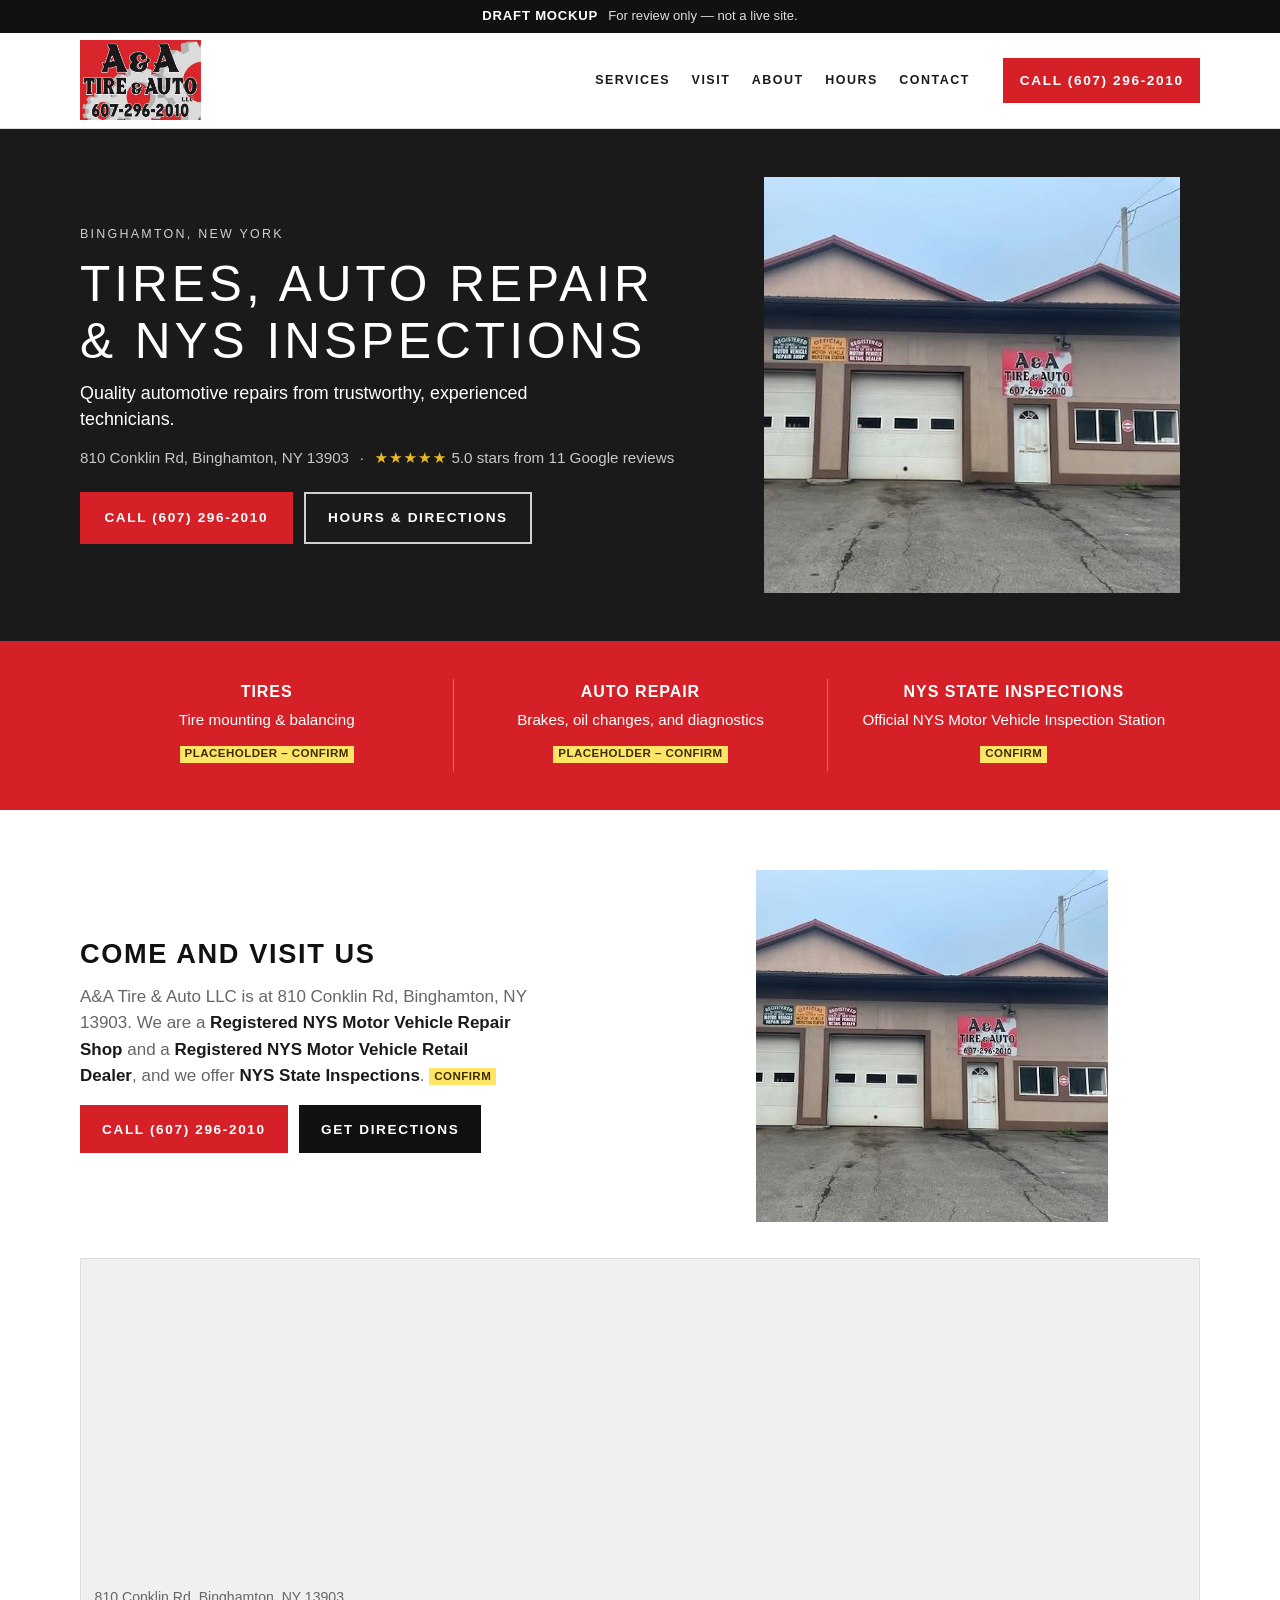
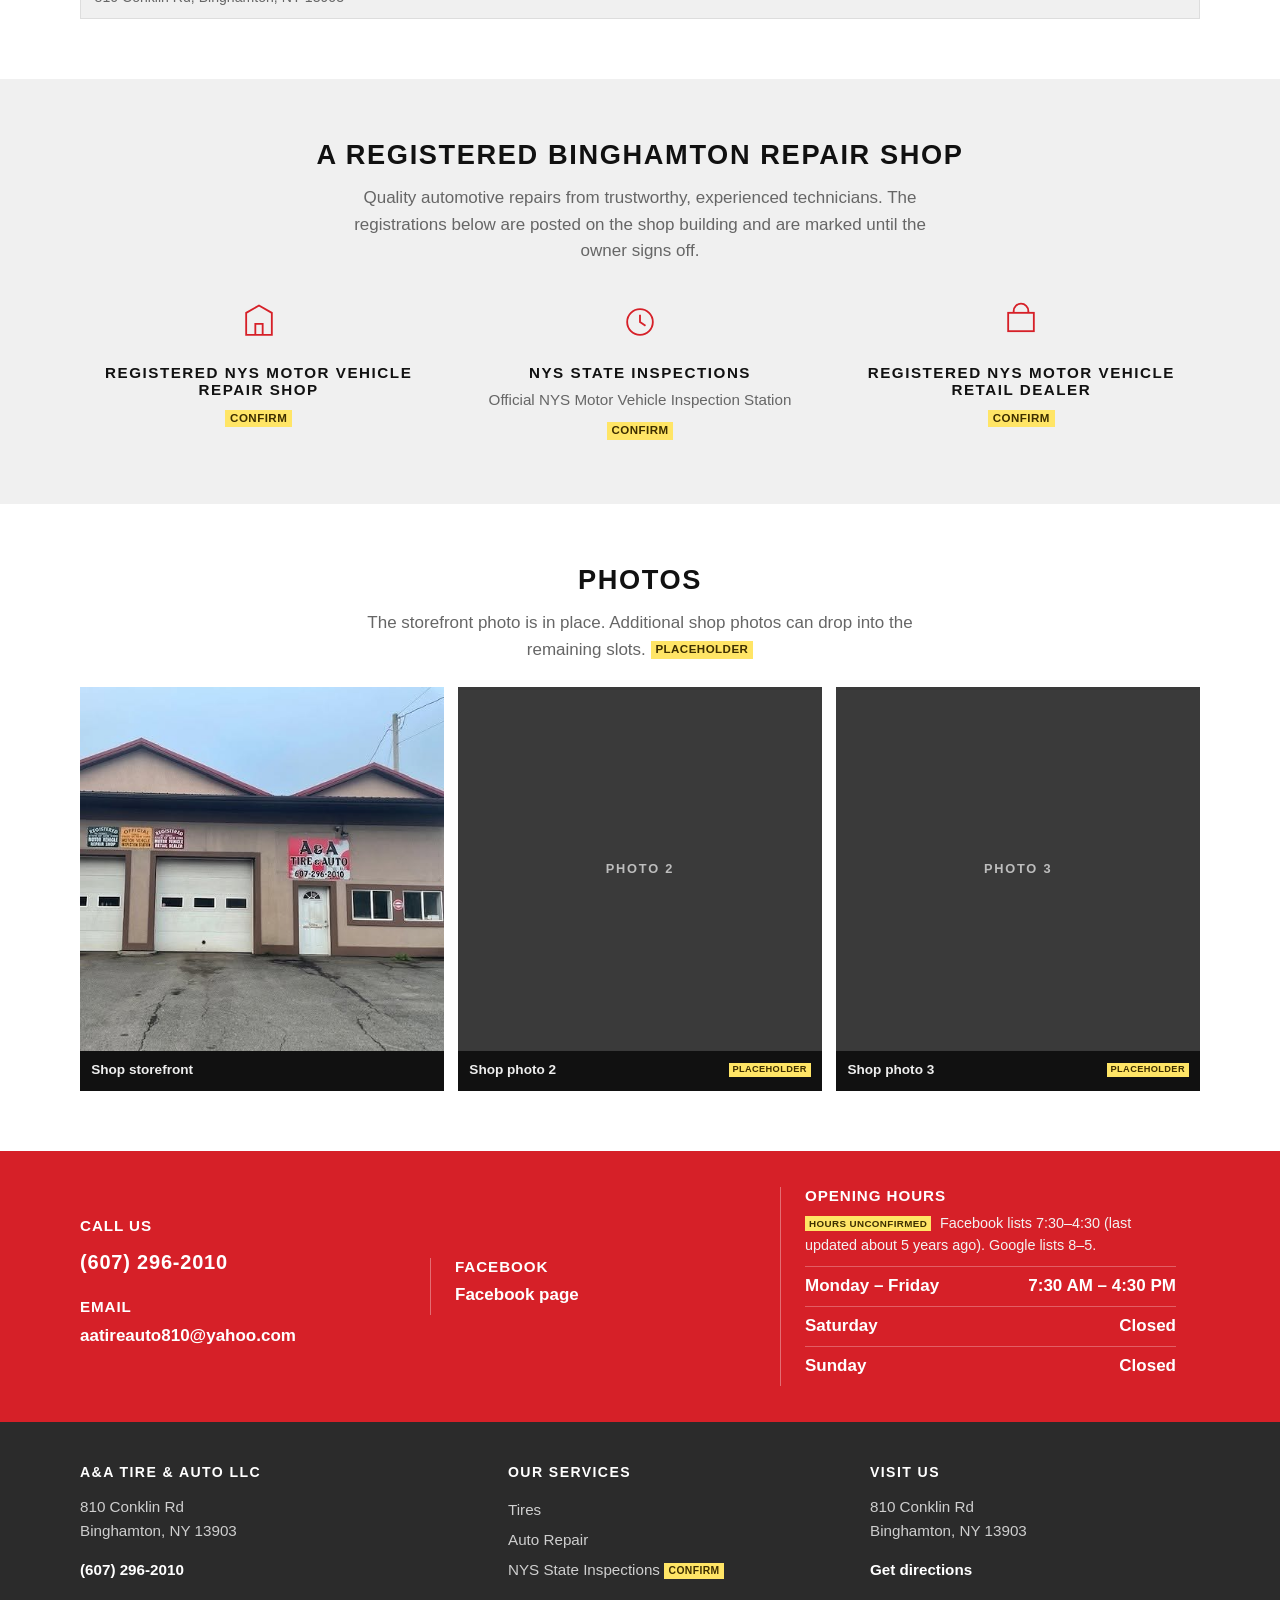
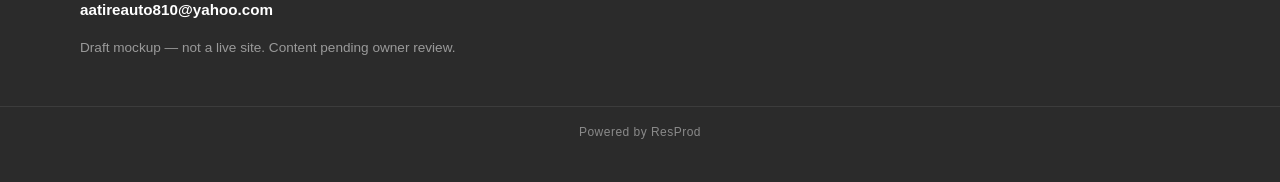
<file: aa-tire-site/index.html>
<!DOCTYPE html>
<html lang="en">
<head>
  <meta charset="UTF-8">
  <meta name="viewport" content="width=device-width, initial-scale=1">
  <meta name="robots" content="noindex, nofollow">
  <title>A&amp;A Tire &amp; Auto | Tires, Auto Repair &amp; NYS Inspections | Binghamton, NY</title>
  <meta name="description" content="A&amp;A Tire &amp; Auto LLC in Binghamton, NY. Tires, auto repair, and NYS State Inspections. Registered NYS Motor Vehicle Repair Shop and Registered NYS Motor Vehicle Retail Dealer. Call (607) 296-2010.">
  <link rel="icon" href="images/logo-aa-tire.png">
  <link rel="stylesheet" href="styles.css">
</head>
<body id="top">

  <!--
    ============================================================
    EDIT HOURS HERE — this is the only hours block on the page.
    Status: Hours unconfirmed. Facebook lists Mon–Fri
    7:30 AM–4:30 PM, Sat–Sun closed (last updated about 5 years
    ago). Google lists 8:00 AM–5:00 PM.
    Current copy in #hours below:
      Monday–Friday  7:30 AM – 4:30 PM
      Saturday       Closed
      Sunday         Closed
    After editing the #hours section, you are done — hours are
    not repeated anywhere else.
    ============================================================
  -->

  <a class="skip-link" href="#main">Skip to content</a>

  <div class="draft-banner" role="note">
    <strong>Draft mockup</strong>
    <span>For review only — not a live site.</span>
  </div>

  <header class="site-header">
    <div class="wrap header-inner">
      <a class="brand" href="#top">
        <img class="brand-logo" src="images/logo-aa-tire.png" width="1131" height="749" alt="A&amp;A Tire &amp; Auto LLC">
      </a>
      <nav class="nav" aria-label="Primary">
        <a href="#services">Services</a>
        <a href="#visit">Visit</a>
        <a href="#about">About</a>
        <a href="#hours">Hours</a>
        <a href="#contact">Contact</a>
      </nav>
      <a class="btn btn-red header-call" href="tel:+16072962010">
        <span class="call-short">Call Now</span>
        <span class="call-full">Call (607) 296-2010</span>
      </a>
    </div>
  </header>

  <main id="main">

    <section class="hero" aria-labelledby="hero-title">
      <div class="wrap hero-split">
        <div class="hero-copy">
          <p class="eyebrow">Binghamton, New York</p>
          <h1 id="hero-title">Tires, Auto Repair &amp; NYS Inspections</h1>
          <p class="hero-tagline">Quality automotive repairs from trustworthy, experienced technicians.</p>
          <p class="hero-meta">
            810 Conklin Rd, Binghamton, NY 13903
            <span class="dot" aria-hidden="true">·</span>
            <span class="rating"><span class="stars" aria-hidden="true">★★★★★</span> 5.0 stars from 11 Google reviews</span>
          </p>
          <div class="hero-actions">
            <a class="btn btn-red btn-lg" href="tel:+16072962010">Call (607) 296-2010</a>
            <a class="btn btn-ghost btn-lg" href="#visit">Hours &amp; directions</a>
          </div>
        </div>
        <div class="hero-photo">
          <img
            src="images/hero-shop-front.jpg"
            width="480"
            height="480"
            alt="Storefront of A&amp;A Tire &amp; Auto LLC at 810 Conklin Rd, Binghamton — two garage bays and the shop sign">
        </div>
      </div>
    </section>

    <section class="service-band" id="services">
      <div class="wrap band-grid">
        <article>
          <h2>Tires</h2>
          <p>Tire mounting &amp; balancing</p>
          <span class="ph">Placeholder – confirm</span>
        </article>
        <article>
          <h2>Auto Repair</h2>
          <p>Brakes, oil changes, and diagnostics</p>
          <span class="ph">Placeholder – confirm</span>
        </article>
        <article>
          <h2>NYS State Inspections</h2>
          <p>Official NYS Motor Vehicle Inspection Station</p>
          <span class="ph">confirm</span>
        </article>
      </div>
    </section>

    <section class="visit" id="visit">
      <div class="wrap visit-split">
        <div class="visit-copy">
          <h2>Come and visit us</h2>
          <p>
            A&amp;A Tire &amp; Auto LLC is at 810 Conklin Rd, Binghamton, NY 13903.
            We are a <strong>Registered NYS Motor Vehicle Repair Shop</strong>
            and a <strong>Registered NYS Motor Vehicle Retail Dealer</strong>,
            and we offer <strong>NYS State Inspections</strong>.
            <span class="ph">confirm</span>
          </p>
          <div class="hero-actions">
            <a class="btn btn-red" href="tel:+16072962010">Call (607) 296-2010</a>
            <a class="btn btn-dark" href="https://www.google.com/maps/dir/?api=1&destination=810+Conklin+Rd,+Binghamton,+NY+13903" target="_blank" rel="noopener noreferrer">Get directions</a>
          </div>
        </div>
        <div class="visit-photo">
          <img
            src="images/hero-shop-front.jpg"
            width="480"
            height="480"
            alt="The shop building on Conklin Road, with NYS registration signs above the garage doors">
        </div>
      </div>
      <div class="wrap map-wrap">
        <iframe
          class="map"
          title="Map of A&amp;A Tire &amp; Auto LLC at 810 Conklin Rd, Binghamton, NY"
          src="https://www.google.com/maps?q=810+Conklin+Rd,+Binghamton,+NY&output=embed"
          loading="lazy"
          referrerpolicy="no-referrer-when-downgrade"
          allowfullscreen></iframe>
        <p class="map-caption">810 Conklin Rd, Binghamton, NY 13903</p>
      </div>
    </section>

    <section class="about" id="about">
      <div class="wrap">
        <h2>A registered Binghamton repair shop</h2>
        <p class="about-lead">
          Quality automotive repairs from trustworthy, experienced technicians.
          The registrations below are posted on the shop building and are marked until the owner signs off.
        </p>
        <ul class="feature-row">
          <li>
            <span class="feature-icon" aria-hidden="true">
              <svg viewBox="0 0 48 48" width="44" height="44"><path fill="none" stroke="currentColor" stroke-width="2" d="M10 38V14l14-8 14 8v24H10z"/><path fill="none" stroke="currentColor" stroke-width="2" d="M20 38V26h8v12"/></svg>
            </span>
            <h3>Registered NYS Motor Vehicle Repair Shop</h3>
            <span class="ph">confirm</span>
          </li>
          <li>
            <span class="feature-icon" aria-hidden="true">
              <svg viewBox="0 0 48 48" width="44" height="44"><circle cx="24" cy="24" r="14" fill="none" stroke="currentColor" stroke-width="2"/><path fill="none" stroke="currentColor" stroke-width="2" d="M24 16v8l6 4"/></svg>
            </span>
            <h3>NYS State Inspections</h3>
            <p>Official NYS Motor Vehicle Inspection Station</p>
            <span class="ph">confirm</span>
          </li>
          <li>
            <span class="feature-icon" aria-hidden="true">
              <svg viewBox="0 0 48 48" width="44" height="44"><rect x="10" y="14" width="28" height="20" fill="none" stroke="currentColor" stroke-width="2"/><path fill="none" stroke="currentColor" stroke-width="2" d="M16 14v-2a8 8 0 0 1 16 0v2"/></svg>
            </span>
            <h3>Registered NYS Motor Vehicle Retail Dealer</h3>
            <span class="ph">confirm</span>
          </li>
        </ul>
      </div>
    </section>

    <section class="photos" id="photos">
      <div class="wrap">
        <h2>Photos</h2>
        <p class="section-note">
          The storefront photo is in place. Additional shop photos can drop into the remaining slots.
          <span class="ph">PLACEHOLDER</span>
        </p>
        <ul class="photo-grid">
          <li>
            <figure>
              <img src="images/hero-shop-front.jpg" width="480" height="480" alt="A&amp;A Tire &amp; Auto LLC storefront">
              <figcaption>Shop storefront</figcaption>
            </figure>
          </li>
          <li>
            <figure class="ph-slot">
              <div class="ph-photo" role="img" aria-label="Placeholder photo slot 2">Photo 2</div>
              <figcaption>Shop photo 2 <span class="ph">PLACEHOLDER</span></figcaption>
            </figure>
          </li>
          <li>
            <figure class="ph-slot">
              <div class="ph-photo" role="img" aria-label="Placeholder photo slot 3">Photo 3</div>
              <figcaption>Shop photo 3 <span class="ph">PLACEHOLDER</span></figcaption>
            </figure>
          </li>
        </ul>
      </div>
    </section>

    <section class="contact-bar" id="contact">
      <div class="wrap contact-grid">
        <div>
          <h2>Call us</h2>
          <p><a class="contact-phone" href="tel:+16072962010">(607) 296-2010</a></p>
          <h2>Email</h2>
          <p><a class="contact-link" href="mailto:aatireauto810@yahoo.com">aatireauto810@yahoo.com</a></p>
        </div>
        <div>
          <h2>Facebook</h2>
          <p>
            <a class="contact-link" href="https://www.facebook.com/profile.php?id=100076328292457" target="_blank" rel="noopener noreferrer">Facebook page</a>
          </p>
        </div>
        <!-- EDIT-HOURS: change hours in this block only. Also update the comment at the top of this file. -->
        <div id="hours">
          <h2>Opening hours</h2>
          <p class="hours-status"><span class="ph">Hours unconfirmed</span> Facebook lists 7:30–4:30 (last updated about 5 years ago). Google lists 8–5.</p>
          <dl class="hours-list">
            <div>
              <dt>Monday – Friday</dt>
              <dd>7:30 AM – 4:30 PM</dd>
            </div>
            <div>
              <dt>Saturday</dt>
              <dd>Closed</dd>
            </div>
            <div>
              <dt>Sunday</dt>
              <dd>Closed</dd>
            </div>
          </dl>
        </div>
      </div>
    </section>

  </main>

  <footer class="site-footer">
    <div class="wrap footer-grid">
      <div>
        <p class="footer-name">A&amp;A Tire &amp; Auto LLC</p>
        <p>810 Conklin Rd<br>Binghamton, NY 13903</p>
        <p><a href="tel:+16072962010">(607) 296-2010</a></p>
        <p><a href="mailto:aatireauto810@yahoo.com">aatireauto810@yahoo.com</a></p>
        <p class="draft-note">Draft mockup — not a live site. Content pending owner review.</p>
      </div>
      <div>
        <p class="footer-label">Our services</p>
        <ul class="footer-services">
          <li>Tires</li>
          <li>Auto Repair</li>
          <li>NYS State Inspections <span class="ph">confirm</span></li>
        </ul>
      </div>
      <div>
        <p class="footer-label">Visit us</p>
        <p>810 Conklin Rd<br>Binghamton, NY 13903</p>
        <p><a href="https://www.google.com/maps/dir/?api=1&destination=810+Conklin+Rd,+Binghamton,+NY+13903" target="_blank" rel="noopener noreferrer">Get directions</a></p>
      </div>
    </div>
    <p class="footer-credit">Powered by ResProd</p>
  </footer>

  <div class="call-bar" role="region" aria-label="Call the shop">
    <a class="btn btn-red call-bar-btn" href="tel:+16072962010">Call Now · (607) 296-2010</a>
  </div>

</body>
</html>
</file>
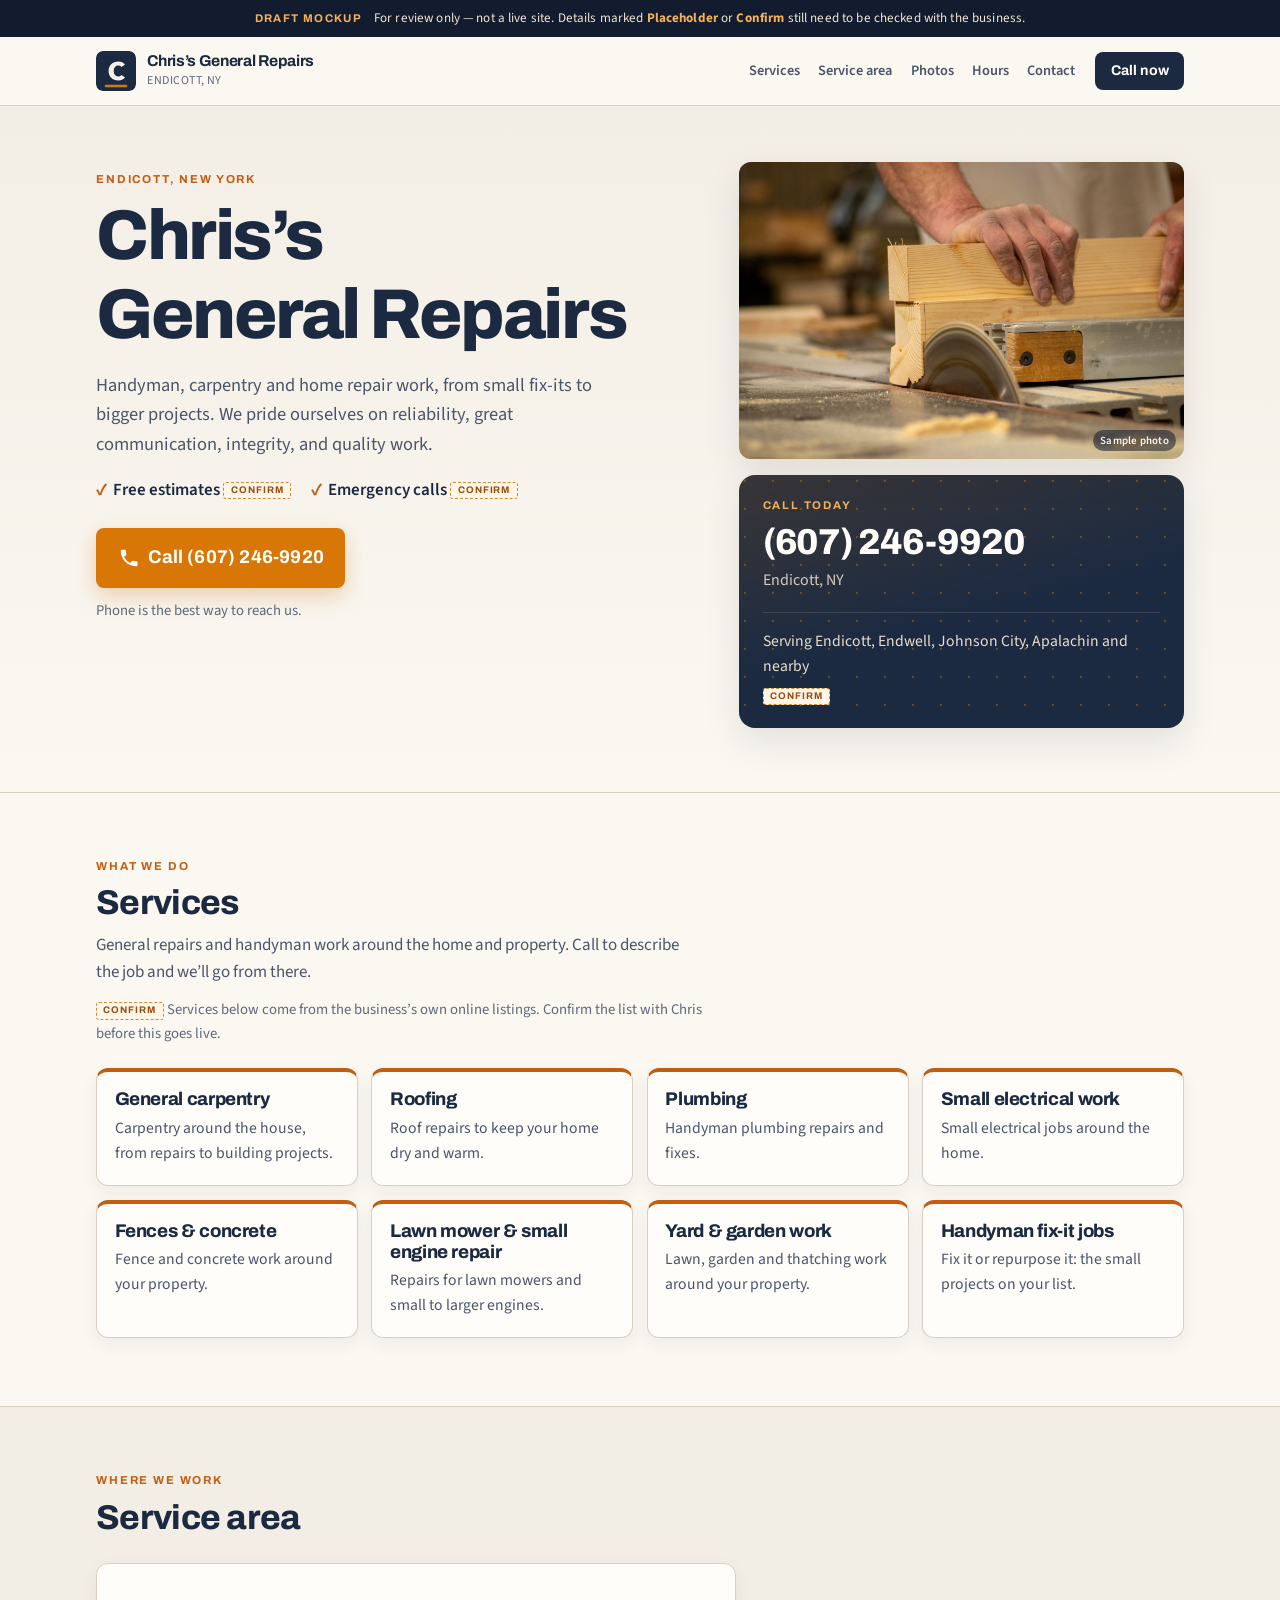
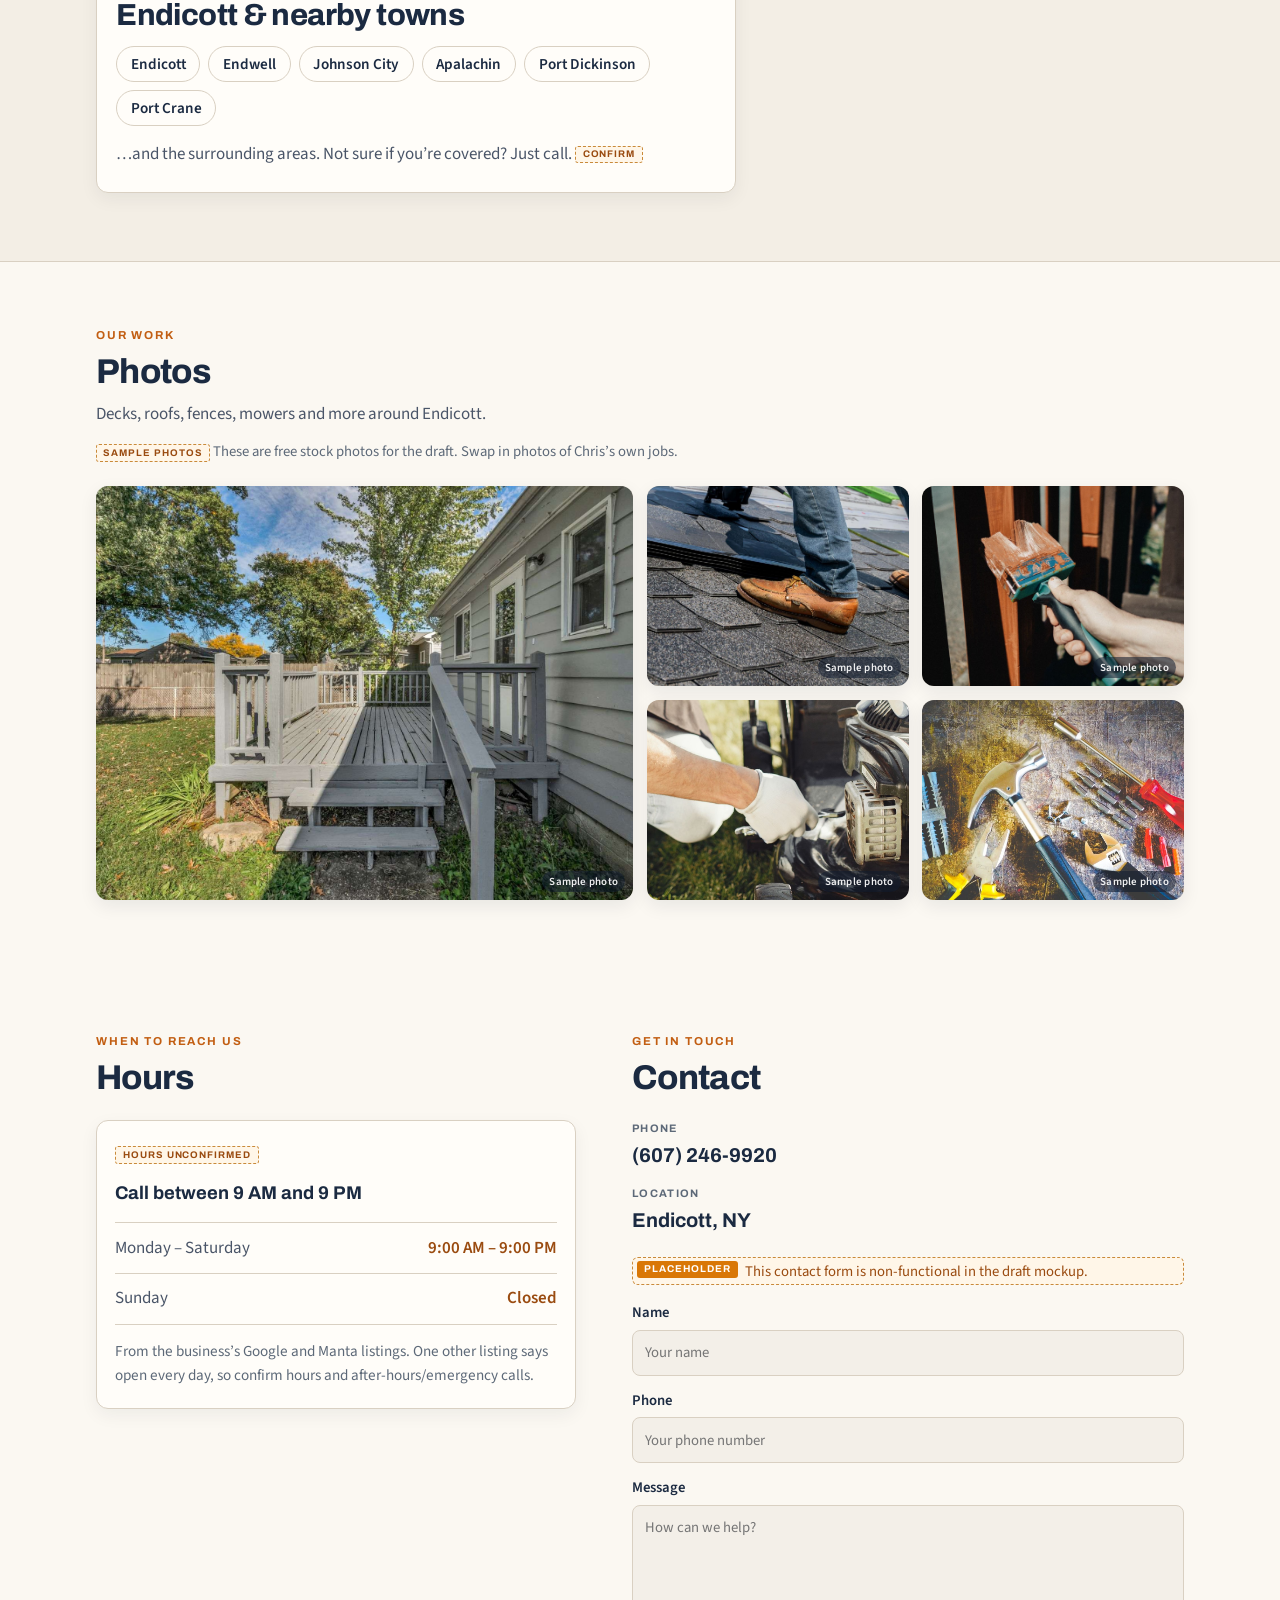
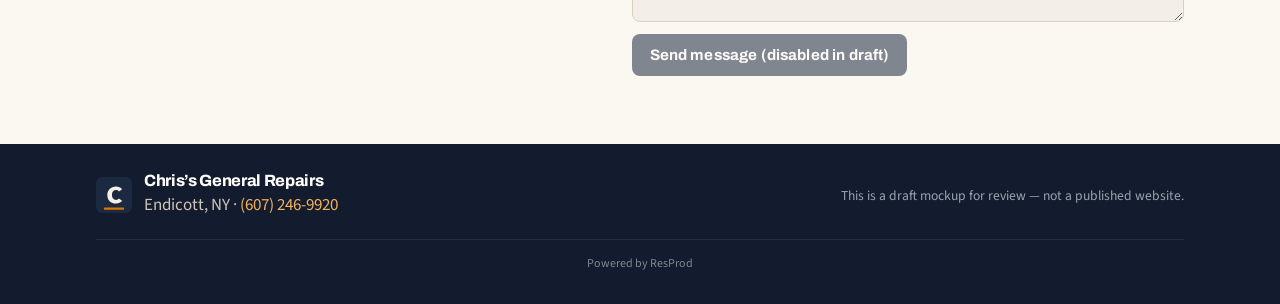
<file: chris-repairs/index.html>
<!DOCTYPE html>
<html lang="en">
<head>
  <meta name="robots" content="noindex, nofollow">
  <meta charset="utf-8">
  <meta name="viewport" content="width=device-width, initial-scale=1">
  <meta name="description" content="Draft mockup website for Chris's General Repairs in Endicott, NY. For review only.">
  <title>Chris's General Repairs — Endicott, NY (Draft Mockup)</title>
  <link rel="icon" href="images/mark.svg" type="image/svg+xml">
  <link rel="preconnect" href="https://fonts.googleapis.com">
  <link rel="preconnect" href="https://fonts.gstatic.com" crossorigin>
  <link href="https://fonts.googleapis.com/css2?family=Archivo:wght@500;600;700;800&family=Source+Sans+3:ital,wght@0,400;0,500;0,600;0,700;1,400&display=swap" rel="stylesheet">
  <link rel="stylesheet" href="styles.css">
</head>
<body>
  <a class="skip-link" href="#main">Skip to content</a>

  <div class="draft-banner" role="note">
    <strong>Draft mockup</strong>
    <span>For review only — not a live site. Details marked <em>Placeholder</em> or <em>Confirm</em> still need to be checked with the business.</span>
  </div>

  <header class="site-header">
    <div class="wrap header-inner">
      <a class="brand" href="#top">
        <img src="images/mark.svg" width="44" height="44" alt="">
        <span class="brand-text">
          <span class="brand-name">Chris’s General Repairs</span>
          <span class="brand-place">Endicott, NY</span>
        </span>
      </a>
      <nav class="nav" aria-label="Primary">
        <a href="#services">Services</a>
        <a href="#area">Service area</a>
        <a href="#photos">Photos</a>
        <a href="#hours">Hours</a>
        <a href="#contact">Contact</a>
      </nav>
      <a class="btn btn-header" href="tel:+16072469920">Call now</a>
    </div>
  </header>

  <main id="main">
    <section class="hero" id="top" aria-labelledby="hero-title">
      <div class="wrap hero-grid">
        <div class="hero-copy">
          <p class="eyebrow">Endicott, New York</p>
          <h1 id="hero-title">Chris’s<br>General Repairs</h1>
          <p class="lede">Handyman, carpentry and home repair work, from small fix-its to bigger projects. We pride ourselves on reliability, great communication, integrity, and quality work.</p>
          <ul class="hero-points" aria-label="Highlights">
            <li>Free estimates <span class="chk-tag">Confirm</span></li>
            <li>Emergency calls <span class="chk-tag">Confirm</span></li>
          </ul>
          <a class="btn btn-call" href="tel:+16072469920">
            <svg class="icon-phone" width="22" height="22" viewBox="0 0 24 24" aria-hidden="true" focusable="false">
              <path fill="currentColor" d="M6.6 10.8a15.1 15.1 0 0 0 6.6 6.6l2.2-2.2c.3-.3.7-.4 1.1-.2 1.2.4 2.5.6 3.8.6.6 0 1 .4 1 1V20c0 .6-.4 1-1 1C10.6 21 3 13.4 3 4c0-.6.4-1 1-1h3.5c.5 0 1 .4 1 1 0 1.3.2 2.6.6 3.8.1.4 0 .8-.3 1.1L6.6 10.8z"/>
            </svg>
            Call (607) 246-9920
          </a>
          <p class="hero-note">Phone is the best way to reach us.</p>
        </div>
        <div class="hero-media">
          <figure class="photo hero-photo">
            <img src="images/sample-hero-carpentry-table-saw.jpg" width="1600" height="1067" alt="Hands guiding a pine board through a table saw in a woodworking shop" fetchpriority="high">
            <span class="sample-tag">Sample photo</span>
          </figure>
          <aside class="hero-panel" aria-label="Quick contact">
            <p class="panel-kicker">Call today</p>
            <a class="panel-phone" href="tel:+16072469920">(607) 246-9920</a>
            <p class="panel-loc">Endicott, NY</p>
            <p class="panel-area">Serving Endicott, Endwell, Johnson City, Apalachin and nearby <span class="chk-tag">Confirm</span></p>
          </aside>
        </div>
      </div>
    </section>

    <section class="section" id="services" aria-labelledby="services-title">
      <div class="wrap">
        <header class="section-head">
          <p class="eyebrow">What we do</p>
          <h2 id="services-title">Services</h2>
          <p class="section-intro">General repairs and handyman work around the home and property. Call to describe the job and we’ll go from there.</p>
          <p class="source-note"><span class="chk-tag">Confirm</span> Services below come from the business’s own online listings. Confirm the list with Chris before this goes live.</p>
        </header>

        <div class="service-grid">
            <article class="service-card">
              <h3>General carpentry</h3>
              <p>Carpentry around the house, from repairs to building projects.</p>
            </article>
            <article class="service-card">
              <h3>Roofing</h3>
              <p>Roof repairs to keep your home dry and warm.</p>
            </article>
            <article class="service-card">
              <h3>Plumbing</h3>
              <p>Handyman plumbing repairs and fixes.</p>
            </article>
            <article class="service-card">
              <h3>Small electrical work</h3>
              <p>Small electrical jobs around the home.</p>
            </article>
            <article class="service-card">
              <h3>Fences &amp; concrete</h3>
              <p>Fence and concrete work around your property.</p>
            </article>
            <article class="service-card">
              <h3>Lawn mower &amp; small engine repair</h3>
              <p>Repairs for lawn mowers and small to larger engines.</p>
            </article>
            <article class="service-card">
              <h3>Yard &amp; garden work</h3>
              <p>Lawn, garden and thatching work around your property.</p>
            </article>
            <article class="service-card">
              <h3>Handyman fix-it jobs</h3>
              <p>Fix it or repurpose it: the small projects on your list.</p>
            </article>
        </div>
      </div>
    </section>

    <section class="section section-alt" id="area" aria-labelledby="area-title">
      <div class="wrap area-grid">
        <header class="section-head">
          <p class="eyebrow">Where we work</p>
          <h2 id="area-title">Service area</h2>
        </header>
        <div class="area-card">
          <p class="area-name">Endicott &amp; nearby towns</p>
          <ul class="town-list">
            <li>Endicott</li>
            <li>Endwell</li>
            <li>Johnson City</li>
            <li>Apalachin</li>
            <li>Port Dickinson</li>
            <li>Port Crane</li>
          </ul>
          <p>…and the surrounding areas. Not sure if you’re covered? Just call. <span class="chk-tag">Confirm</span></p>
        </div>
      </div>
    </section>

    <section class="section" id="photos" aria-labelledby="photos-title">
      <div class="wrap">
        <header class="section-head">
          <p class="eyebrow">Our work</p>
          <h2 id="photos-title">Photos</h2>
          <p class="section-intro">Decks, roofs, fences, mowers and more around Endicott.</p>
          <p class="source-note"><span class="chk-tag">Sample photos</span> These are free stock photos for the draft. Swap in photos of Chris’s own jobs.</p>
        </header>

        <div class="gallery" role="list">
          <figure class="gallery-tile photo tile-lg" role="listitem">
            <img src="images/sample-deck-steps.jpg" width="1600" height="1068" alt="Gray-painted wooden deck with railings and steps behind a house" loading="lazy">
            <span class="sample-tag">Sample photo</span>
          </figure>
          <figure class="gallery-tile photo" role="listitem">
            <img src="images/sample-roofing-shingles.jpg" width="1600" height="914" alt="Roofer in work boots laying dark asphalt shingles with a nail gun" loading="lazy">
            <span class="sample-tag">Sample photo</span>
          </figure>
          <figure class="gallery-tile photo" role="listitem">
            <img src="images/sample-fence-staining.jpg" width="1200" height="1600" alt="Hand staining a wooden fence with a wide brush" loading="lazy">
            <span class="sample-tag">Sample photo</span>
          </figure>
          <figure class="gallery-tile photo" role="listitem">
            <img src="images/sample-mower-repair.jpg" width="929" height="1600" alt="Gloved hands working on a push lawn mower engine on the grass" loading="lazy">
            <span class="sample-tag">Sample photo</span>
          </figure>
          <figure class="gallery-tile photo" role="listitem">
            <img src="images/sample-hand-tools.jpg" width="1600" height="792" alt="Hammer, pliers, wrench, screwdriver and wall anchors on a workbench" loading="lazy">
            <span class="sample-tag">Sample photo</span>
          </figure>
        </div>
      </div>
    </section>

    <section class="section section-split" id="hours" aria-labelledby="hours-title">
      <div class="wrap split-grid">
        <div>
          <header class="section-head">
            <p class="eyebrow">When to reach us</p>
            <h2 id="hours-title">Hours</h2>
          </header>
          <div class="hours-card">
            <span class="chk-tag">Hours unconfirmed</span>
            <p class="hours-lead">Call between 9 AM and 9 PM</p>
            <ul class="hours-list">
              <li><span>Monday – Saturday</span><span>9:00 AM – 9:00 PM</span></li>
              <li><span>Sunday</span><span>Closed</span></li>
            </ul>
            <p class="hours-note">From the business’s Google and Manta listings. One other listing says open every day, so confirm hours and after-hours/emergency calls.</p>
          </div>
        </div>

        <div id="contact">
          <header class="section-head">
            <p class="eyebrow">Get in touch</p>
            <h2>Contact</h2>
          </header>

          <div class="contact-block">
            <p class="contact-item">
              <span class="contact-label">Phone</span>
              <a href="tel:+16072469920">(607) 246-9920</a>
            </p>
            <p class="contact-item">
              <span class="contact-label">Location</span>
              <span>Endicott, NY</span>
            </p>
          </div>

          <form class="contact-form" action="#" method="get" aria-describedby="form-note">
            <p class="form-note ph-inline" id="form-note">
              <span class="ph-tag">Placeholder</span>
              This contact form is non-functional in the draft mockup.
            </p>
            <label>
              Name
              <input type="text" name="name" autocomplete="name" disabled placeholder="Your name">
            </label>
            <label>
              Phone
              <input type="tel" name="phone" autocomplete="tel" disabled placeholder="Your phone number">
            </label>
            <label>
              Message
              <textarea name="message" rows="4" disabled placeholder="How can we help?"></textarea>
            </label>
            <button type="button" class="btn btn-submit" disabled>Send message (disabled in draft)</button>
          </form>
        </div>
      </div>
    </section>
  </main>

  <footer class="site-footer">
    <div class="wrap footer-inner">
      <div class="footer-brand">
        <img src="images/mark.svg" width="36" height="36" alt="">
        <div>
          <p class="footer-name">Chris’s General Repairs</p>
          <p>Endicott, NY · <a href="tel:+16072469920">(607) 246-9920</a></p>
        </div>
      </div>
      <p class="footer-note">This is a draft mockup for review — not a published website.</p>
    </div>
    <div class="wrap">
      <p class="footer-credit">Powered by ResProd</p>
    </div>
  </footer>

  <div class="call-bar">
    <a class="btn btn-call btn-call-bar" href="tel:+16072469920">
      <svg class="icon-phone" width="20" height="20" viewBox="0 0 24 24" aria-hidden="true" focusable="false">
        <path fill="currentColor" d="M6.6 10.8a15.1 15.1 0 0 0 6.6 6.6l2.2-2.2c.3-.3.7-.4 1.1-.2 1.2.4 2.5.6 3.8.6.6 0 1 .4 1 1V20c0 .6-.4 1-1 1C10.6 21 3 13.4 3 4c0-.6.4-1 1-1h3.5c.5 0 1 .4 1 1 0 1.3.2 2.6.6 3.8.1.4 0 .8-.3 1.1L6.6 10.8z"/>
      </svg>
      Call (607) 246-9920
    </a>
  </div>
</body>
</html>
</file>
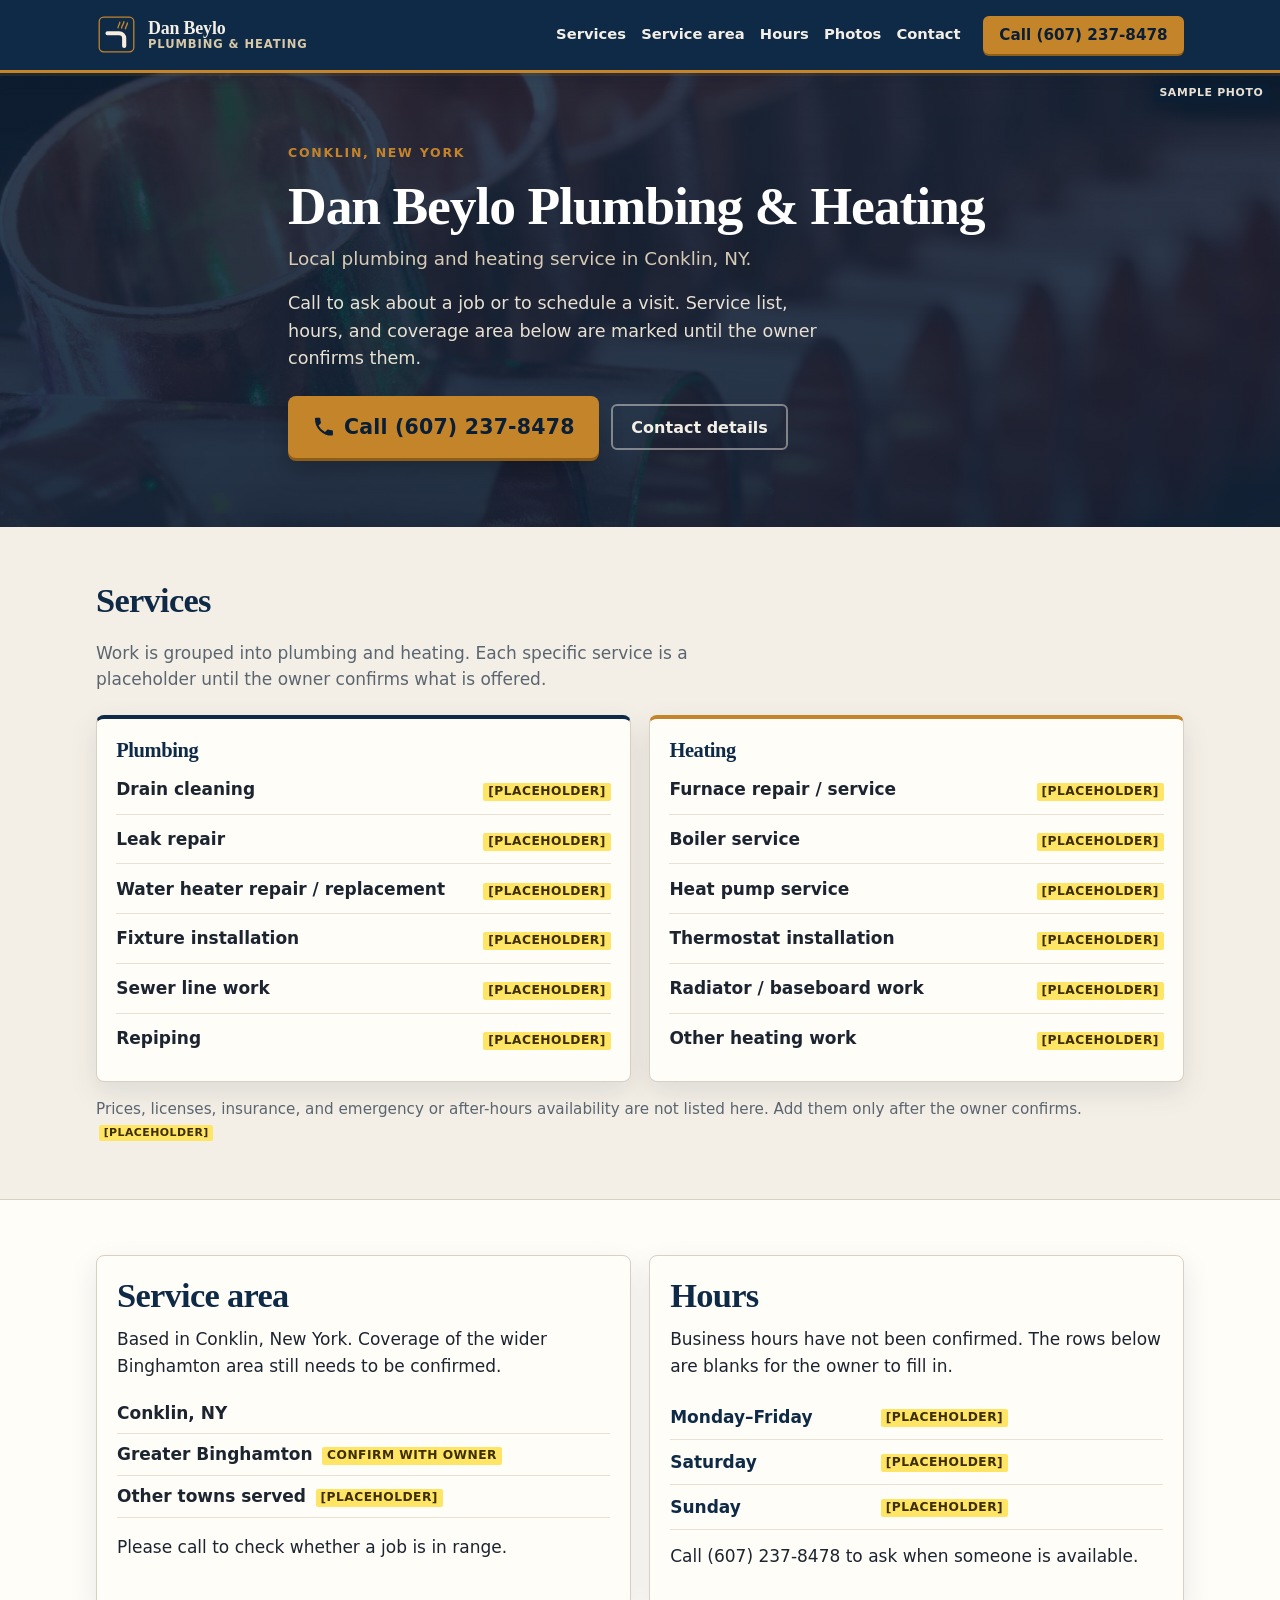
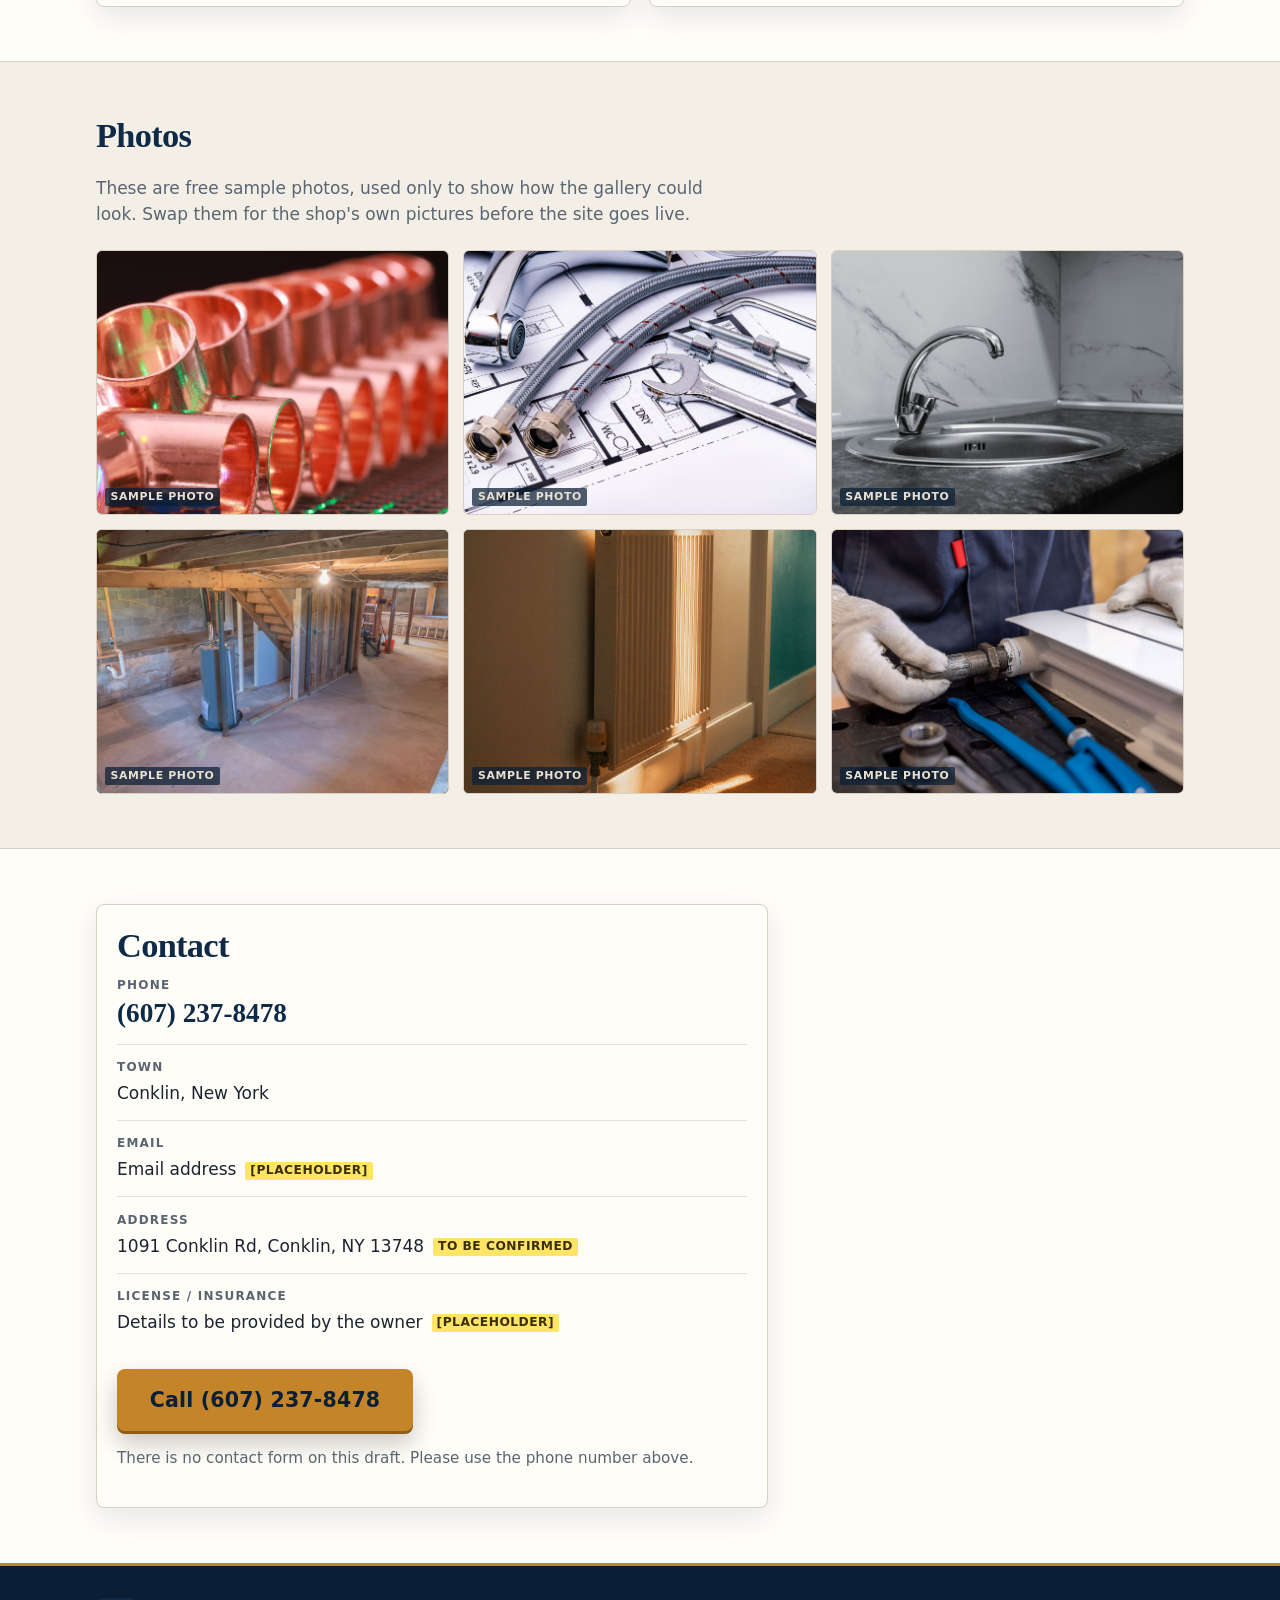
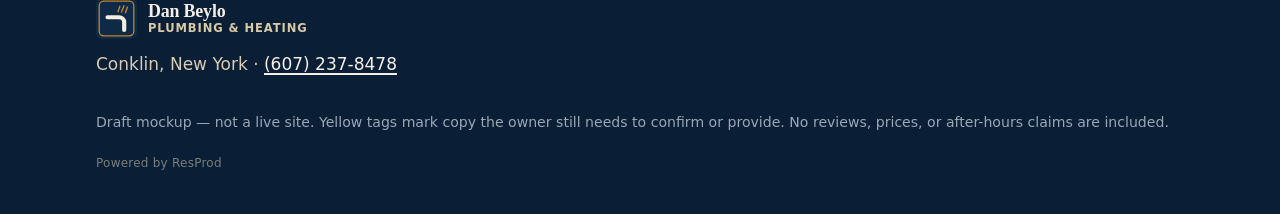
<file: dan-beylo-site/index.html>
<!DOCTYPE html>
<html lang="en">
<head>
  <meta name="robots" content="noindex, nofollow">
  <meta charset="utf-8">
  <meta name="viewport" content="width=device-width, initial-scale=1">
  <meta name="description" content="Dan Beylo Plumbing &amp; Heating in Conklin, New York. Call (607) 237-8478.">
  <title>Dan Beylo Plumbing &amp; Heating | Conklin, NY</title>
  <link rel="icon" href="images/logo.svg" type="image/svg+xml">
  <link rel="stylesheet" href="styles.css">
</head>
<body>
  <header class="site-header">
    <div class="wrap header-inner">
      <a class="brand" href="#top">
        <img class="brand-mark" src="images/logo.svg" width="64" height="64" alt="">
        <span class="brand-text">
          <span class="brand-name">Dan Beylo</span>
          <span class="brand-tag">Plumbing &amp; Heating</span>
        </span>
      </a>
      <nav class="nav" aria-label="Primary">
        <a href="#services">Services</a>
        <a href="#area">Service area</a>
        <a href="#hours">Hours</a>
        <a href="#photos">Photos</a>
        <a href="#contact">Contact</a>
      </nav>
      <a class="btn btn-call header-call" href="tel:+16072378478">Call (607) 237-8478</a>
    </div>
  </header>

  <main id="top">
    <section class="hero" aria-label="Welcome">
      <span class="sample-tag">Sample photo</span>
      <div class="wrap">
        <p class="hero-kicker">Conklin, New York</p>
        <h1>Dan Beylo Plumbing &amp; Heating</h1>
        <p class="hero-place">Local plumbing and heating service in Conklin, NY.</p>
        <p class="hero-lead">Call to ask about a job or to schedule a visit. Service list, hours, and coverage area below are marked until the owner confirms them.</p>
        <div class="hero-actions">
          <a class="btn btn-call btn-lg" href="tel:+16072378478">
            <svg class="phone-icon" viewBox="0 0 24 24" aria-hidden="true" focusable="false">
              <path fill="currentColor" d="M6.6 10.8a15.1 15.1 0 0 0 6.6 6.6l2.2-2.2c.3-.3.7-.4 1.1-.3 1.2.4 2.5.6 3.8.6.6 0 1 .4 1 1V20c0 .6-.4 1-1 1C10.7 21 3 13.3 3 3.7 3 3.1 3.4 2.7 4 2.7h3.5c.6 0 1 .4 1 1 0 1.3.2 2.6.6 3.8.1.4 0 .8-.3 1.1L6.6 10.8z"/>
            </svg>
            Call (607) 237-8478
          </a>
          <a class="btn btn-outline" href="#contact">Contact details</a>
        </div>
      </div>
    </section>

    <section class="section band-cream" id="services">
      <div class="wrap">
        <header class="section-head">
          <h2>Services</h2>
          <p>Work is grouped into plumbing and heating. Each specific service is a placeholder until the owner confirms what is offered.</p>
        </header>

        <div class="service-groups">
          <article class="service-card plumbing">
            <h3>Plumbing</h3>
            <ul class="service-list">
              <li><span>Drain cleaning</span><span class="ph">[PLACEHOLDER]</span></li>
              <li><span>Leak repair</span><span class="ph">[PLACEHOLDER]</span></li>
              <li><span>Water heater repair / replacement</span><span class="ph">[PLACEHOLDER]</span></li>
              <li><span>Fixture installation</span><span class="ph">[PLACEHOLDER]</span></li>
              <li><span>Sewer line work</span><span class="ph">[PLACEHOLDER]</span></li>
              <li><span>Repiping</span><span class="ph">[PLACEHOLDER]</span></li>
            </ul>
          </article>

          <article class="service-card heating">
            <h3>Heating</h3>
            <ul class="service-list">
              <li><span>Furnace repair / service</span><span class="ph">[PLACEHOLDER]</span></li>
              <li><span>Boiler service</span><span class="ph">[PLACEHOLDER]</span></li>
              <li><span>Heat pump service</span><span class="ph">[PLACEHOLDER]</span></li>
              <li><span>Thermostat installation</span><span class="ph">[PLACEHOLDER]</span></li>
              <li><span>Radiator / baseboard work</span><span class="ph">[PLACEHOLDER]</span></li>
              <li><span>Other heating work</span><span class="ph">[PLACEHOLDER]</span></li>
            </ul>
          </article>
        </div>

        <p class="service-note">Prices, licenses, insurance, and emergency or after-hours availability are not listed here. Add them only after the owner confirms. <span class="ph">[PLACEHOLDER]</span></p>
      </div>
    </section>

    <section class="section band-paper" id="area">
      <div class="wrap split">
        <article class="info-card" aria-labelledby="area-heading">
          <h2 id="area-heading">Service area</h2>
          <p class="area-lead">Based in Conklin, New York. Coverage of the wider Binghamton area still needs to be confirmed.</p>
          <ul class="town-list">
            <li>Conklin, NY</li>
            <li>Greater Binghamton <span class="ph">confirm with owner</span></li>
            <li>Other towns served <span class="ph">[PLACEHOLDER]</span></li>
          </ul>
          <p>Please call to check whether a job is in range.</p>
        </article>

        <article class="info-card" id="hours" aria-labelledby="hours-heading">
          <h2 id="hours-heading">Hours</h2>
          <p>Business hours have not been confirmed. The rows below are blanks for the owner to fill in.</p>
          <table class="hours-table">
            <caption class="visually-hidden">Hours of operation (placeholders)</caption>
            <tbody>
              <tr>
                <th scope="row">Monday–Friday</th>
                <td><span class="ph">[PLACEHOLDER]</span></td>
              </tr>
              <tr>
                <th scope="row">Saturday</th>
                <td><span class="ph">[PLACEHOLDER]</span></td>
              </tr>
              <tr>
                <th scope="row">Sunday</th>
                <td><span class="ph">[PLACEHOLDER]</span></td>
              </tr>
            </tbody>
          </table>
          <p>Call (607) 237-8478 to ask when someone is available.</p>
        </article>
      </div>
    </section>

    <section class="section band-cream" id="photos">
      <div class="wrap">
        <header class="section-head">
          <h2>Photos</h2>
          <p>These are free sample photos, used only to show how the gallery could look. Swap them for the shop's own pictures before the site goes live.</p>
        </header>
        <div class="gallery-grid">
          <figure class="photo-tile">
            <img src="images/sample-copper-pipes.jpg" alt="A row of copper plumbing fittings" width="1600" height="1067">
            <figcaption class="sample-tag">Sample photo</figcaption>
          </figure>
          <figure class="photo-tile">
            <img src="images/sample-plumbing-tools.jpg" alt="A faucet, supply lines, wrench, and bolts on a house plan" width="1600" height="1067">
            <figcaption class="sample-tag">Sample photo</figcaption>
          </figure>
          <figure class="photo-tile">
            <img src="images/sample-sink-faucet.jpg" alt="A chrome kitchen faucet over a round stainless steel sink" width="1600" height="1067">
            <figcaption class="sample-tag">Sample photo</figcaption>
          </figure>
          <figure class="photo-tile">
            <img class="photo-water-heater" src="images/sample-water-heater.jpg" alt="A tank water heater standing in a residential basement" width="1600" height="1200">
            <figcaption class="sample-tag">Sample photo</figcaption>
          </figure>
          <figure class="photo-tile">
            <img class="photo-radiator" src="images/sample-radiator.jpg" alt="A white panel radiator in a sunlit hallway" width="1067" height="1600">
            <figcaption class="sample-tag">Sample photo</figcaption>
          </figure>
          <figure class="photo-tile">
            <img src="images/sample-radiator-repair.jpg" alt="Gloved hands fitting a pipe onto a radiator" width="1600" height="1067">
            <figcaption class="sample-tag">Sample photo</figcaption>
          </figure>
        </div>
      </div>
    </section>

    <section class="section band-paper" id="contact">
      <div class="wrap">
        <article class="info-card">
          <h2>Contact</h2>
          <ul class="contact-list">
            <li>
              <span class="contact-label">Phone</span>
              <a class="contact-phone" href="tel:+16072378478">(607) 237-8478</a>
            </li>
            <li>
              <span class="contact-label">Town</span>
              Conklin, New York
            </li>
            <li>
              <span class="contact-label">Email</span>
              Email address <span class="ph">[PLACEHOLDER]</span>
            </li>
            <li>
              <span class="contact-label">Address</span>
              1091 Conklin Rd, Conklin, NY 13748 <span class="ph">to be confirmed</span>
            </li>
            <li>
              <span class="contact-label">License / insurance</span>
              Details to be provided by the owner <span class="ph">[PLACEHOLDER]</span>
            </li>
          </ul>
          <p class="contact-cta">
            <a class="btn btn-call btn-lg" href="tel:+16072378478">Call (607) 237-8478</a>
          </p>
          <p class="no-form-note">There is no contact form on this draft. Please use the phone number above.</p>
        </article>
      </div>
    </section>
  </main>

  <footer class="site-footer">
    <div class="wrap footer-inner">
      <a class="brand" href="#top">
        <img class="brand-mark" src="images/logo.svg" width="64" height="64" alt="">
        <span class="brand-text">
          <span class="brand-name">Dan Beylo</span>
          <span class="brand-tag">Plumbing &amp; Heating</span>
        </span>
      </a>
      <p>Conklin, New York · <a href="tel:+16072378478">(607) 237-8478</a></p>
      <p class="draft-note">Draft mockup — not a live site. Yellow tags mark copy the owner still needs to confirm or provide. No reviews, prices, or after-hours claims are included.</p>
      <p class="powered-by">Powered by ResProd</p>
    </div>
  </footer>

  <div class="call-bar" role="region" aria-label="Call Dan Beylo Plumbing &amp; Heating">
    <a class="btn btn-call call-bar-btn" href="tel:+16072378478">Call (607) 237-8478</a>
  </div>
</body>
</html>
</file>
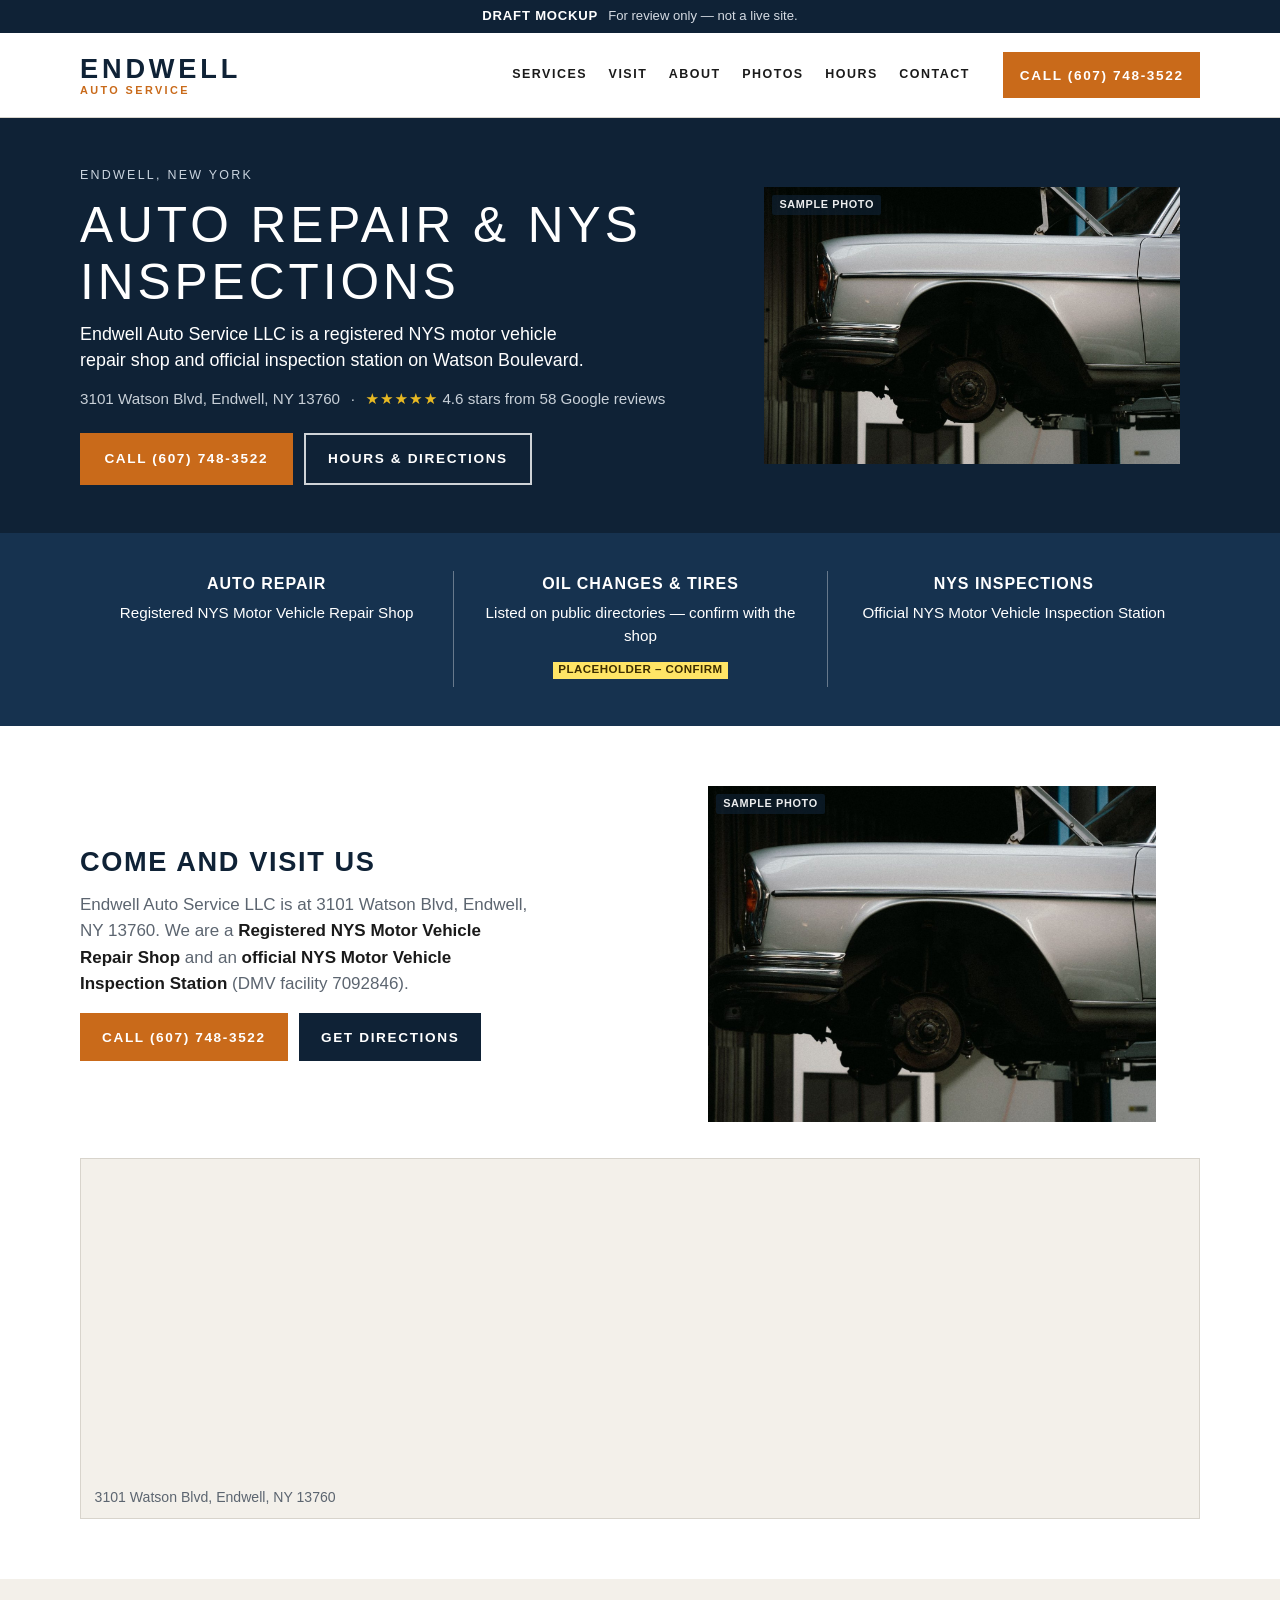
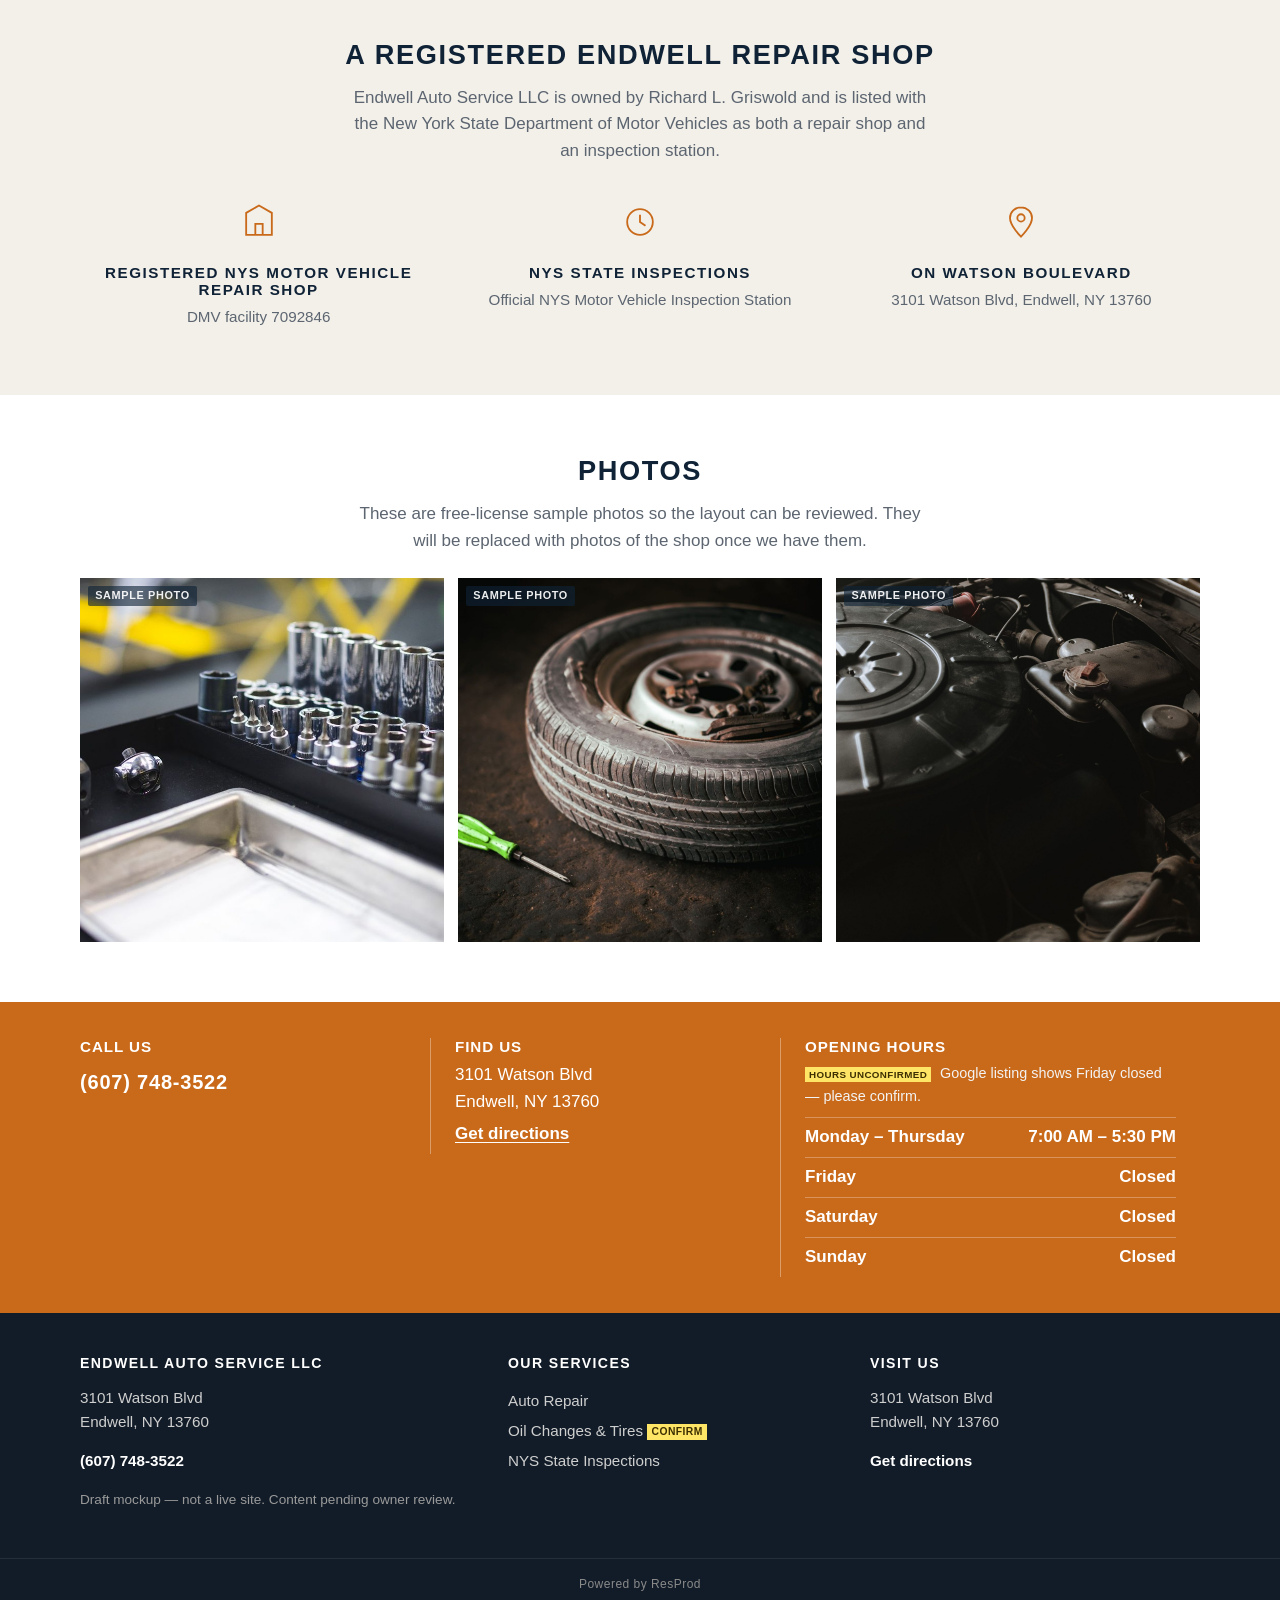
<file: endwell-auto-site/index.html>
<!DOCTYPE html>
<html lang="en">
<head>
  <meta charset="UTF-8">
  <meta name="viewport" content="width=device-width, initial-scale=1">
  <meta name="robots" content="noindex, nofollow">
  <title>Endwell Auto Service | Auto Repair &amp; NYS Inspections | Endwell, NY</title>
  <meta name="description" content="Endwell Auto Service LLC at 3101 Watson Blvd, Endwell, NY 13760. Auto repair and official NYS inspections. Call (607) 748-3522.">
  <link rel="icon" href="images/favicon.svg" type="image/svg+xml">
  <link rel="stylesheet" href="styles.css">
</head>
<body id="top">

  <!--
    ============================================================
    EDIT HOURS HERE — this is the only hours block on the page.
    Status: Hours unconfirmed (Google listing and directories
    agree, but Friday closed is unusual — confirm with owner).
    Current copy in #hours below:
      Monday–Thursday  7:00 AM – 5:30 PM
      Friday           Closed
      Saturday         Closed
      Sunday           Closed
    After editing the #hours section, you are done — hours are
    not repeated anywhere else.
    ============================================================
  -->

  <a class="skip-link" href="#main">Skip to content</a>

  <div class="draft-banner" role="note">
    <strong>Draft mockup</strong>
    <span>For review only — not a live site.</span>
  </div>

  <header class="site-header">
    <div class="wrap header-inner">
      <a class="brand" href="#top">
        <!-- PHOTO SWAP (optional logo): replace the wordmark span with
             <img class="brand-logo" src="images/logo-endwell-auto.png" width="400" height="120" alt="Endwell Auto Service">
        -->
        <span class="wordmark">
          <span class="wordmark-name">Endwell</span>
          <span class="wordmark-sub">Auto Service</span>
        </span>
      </a>
      <nav class="nav" aria-label="Primary">
        <a href="#services">Services</a>
        <a href="#visit">Visit</a>
        <a href="#about">About</a>
        <a href="#photos">Photos</a>
        <a href="#hours">Hours</a>
        <a href="#contact">Contact</a>
      </nav>
      <a class="btn btn-accent header-call" href="tel:+16077483522">
        <span class="call-short">Call Now</span>
        <span class="call-full">Call (607) 748-3522</span>
      </a>
    </div>
  </header>

  <main id="main">

    <section class="hero" aria-labelledby="hero-title">
      <div class="wrap hero-split">
        <div class="hero-copy">
          <p class="eyebrow">Endwell, New York</p>
          <h1 id="hero-title">Auto Repair &amp; NYS Inspections</h1>
          <p class="hero-tagline">Endwell Auto Service LLC is a registered NYS motor vehicle repair shop and official inspection station on Watson Boulevard.</p>
          <p class="hero-meta">
            3101 Watson Blvd, Endwell, NY 13760
            <span class="dot" aria-hidden="true">·</span>
            <span class="rating"><span class="stars" aria-hidden="true">★★★★★</span> 4.6 stars from 58 Google reviews</span>
          </p>
          <div class="hero-actions">
            <a class="btn btn-accent btn-lg" href="tel:+16077483522">Call (607) 748-3522</a>
            <a class="btn btn-ghost btn-lg" href="#visit">Hours &amp; directions</a>
          </div>
        </div>
        <div class="hero-photo">
          <!-- PHOTO SWAP: replace the sample figure with a shop photo, e.g.
               <img src="images/hero-shop-front.jpg" width="1600" height="1067" alt="Storefront of Endwell Auto Service at 3101 Watson Blvd, Endwell">
               and remove the Sample photo tag. About 1600px max on the long edge.
          -->
          <figure class="shot">
            <img src="images/sample-bay-lift.jpg" width="1600" height="961" alt="Sample photo: a car raised on a lift in an auto repair bay">
            <span class="sample-tag">Sample photo</span>
          </figure>
        </div>
      </div>
    </section>

    <section class="service-band" id="services">
      <div class="wrap band-grid">
        <article>
          <h2>Auto Repair</h2>
          <p>Registered NYS Motor Vehicle Repair Shop</p>
        </article>
        <article>
          <h2>Oil Changes &amp; Tires</h2>
          <p>Listed on public directories — confirm with the shop</p>
          <span class="ph">Placeholder – confirm</span>
        </article>
        <article>
          <h2>NYS Inspections</h2>
          <p>Official NYS Motor Vehicle Inspection Station</p>
        </article>
      </div>
    </section>

    <section class="visit" id="visit">
      <div class="wrap visit-split">
        <div class="visit-copy">
          <h2>Come and visit us</h2>
          <p>
            Endwell Auto Service LLC is at 3101 Watson Blvd, Endwell, NY 13760.
            We are a <strong>Registered NYS Motor Vehicle Repair Shop</strong>
            and an <strong>official NYS Motor Vehicle Inspection Station</strong>
            (DMV facility 7092846).
          </p>
          <div class="hero-actions">
            <a class="btn btn-accent" href="tel:+16077483522">Call (607) 748-3522</a>
            <a class="btn btn-dark" href="https://www.google.com/maps/dir/?api=1&destination=Endwell+Auto+Service,+3101+Watson+Blvd,+Endwell,+NY+13760" target="_blank" rel="noopener noreferrer">Get directions</a>
          </div>
        </div>
        <div class="visit-photo">
          <!-- PHOTO SWAP: same file as the hero, or a second angle of the shop.
               Remove the Sample photo tag when a real photo is in place.
          -->
          <figure class="shot">
            <img src="images/sample-bay-lift.jpg" width="1600" height="961" alt="Sample photo: a car raised on a lift in an auto repair bay">
            <span class="sample-tag">Sample photo</span>
          </figure>
        </div>
      </div>
      <div class="wrap map-wrap">
        <iframe
          class="map"
          title="Map of Endwell Auto Service at 3101 Watson Blvd, Endwell, NY"
          src="https://www.google.com/maps?q=Endwell+Auto+Service,+3101+Watson+Blvd,+Endwell,+NY+13760&output=embed"
          loading="lazy"
          referrerpolicy="no-referrer-when-downgrade"
          allowfullscreen></iframe>
        <p class="map-caption">3101 Watson Blvd, Endwell, NY 13760</p>
      </div>
    </section>

    <section class="about" id="about">
      <div class="wrap">
        <h2>A registered Endwell repair shop</h2>
        <p class="about-lead">
          Endwell Auto Service LLC is owned by Richard L. Griswold and is listed
          with the New York State Department of Motor Vehicles as both a repair
          shop and an inspection station.
        </p>
        <ul class="feature-row">
          <li>
            <span class="feature-icon" aria-hidden="true">
              <svg viewBox="0 0 48 48" width="44" height="44"><path fill="none" stroke="currentColor" stroke-width="2" d="M10 38V14l14-8 14 8v24H10z"/><path fill="none" stroke="currentColor" stroke-width="2" d="M20 38V26h8v12"/></svg>
            </span>
            <h3>Registered NYS Motor Vehicle Repair Shop</h3>
            <p>DMV facility 7092846</p>
          </li>
          <li>
            <span class="feature-icon" aria-hidden="true">
              <svg viewBox="0 0 48 48" width="44" height="44"><circle cx="24" cy="24" r="14" fill="none" stroke="currentColor" stroke-width="2"/><path fill="none" stroke="currentColor" stroke-width="2" d="M24 16v8l6 4"/></svg>
            </span>
            <h3>NYS State Inspections</h3>
            <p>Official NYS Motor Vehicle Inspection Station</p>
          </li>
          <li>
            <span class="feature-icon" aria-hidden="true">
              <svg viewBox="0 0 48 48" width="44" height="44"><path fill="none" stroke="currentColor" stroke-width="2" d="M24 8c-6.6 0-12 5.2-12 11.6 0 8.7 12 20.4 12 20.4s12-11.7 12-20.4C36 13.2 30.6 8 24 8z"/><circle cx="24" cy="19.5" r="4" fill="none" stroke="currentColor" stroke-width="2"/></svg>
            </span>
            <h3>On Watson Boulevard</h3>
            <p>3101 Watson Blvd, Endwell, NY 13760</p>
          </li>
        </ul>
      </div>
    </section>

    <section class="photos" id="photos">
      <div class="wrap">
        <h2>Photos</h2>
        <p class="section-note">
          These are free-license sample photos so the layout can be reviewed.
          They will be replaced with photos of the shop once we have them.
        </p>
        <ul class="photo-grid">
          <li>
            <!-- PHOTO SWAP: images/photo-tools.jpg (or a shop bay / workbench shot) -->
            <figure class="shot">
              <img src="images/sample-tools.jpg" width="1600" height="705" alt="Sample photo: a socket set and ratchets on a workbench">
              <span class="sample-tag">Sample photo</span>
            </figure>
          </li>
          <li>
            <!-- PHOTO SWAP: images/photo-tires.jpg -->
            <figure class="shot">
              <img src="images/sample-tire.jpg" width="1600" height="1067" alt="Sample photo: a worn tire and screwdriver on a garage floor">
              <span class="sample-tag">Sample photo</span>
            </figure>
          </li>
          <li>
            <!-- PHOTO SWAP: images/photo-engine.jpg (or a shop sign / storefront shot) -->
            <figure class="shot">
              <img src="images/sample-engine.jpg" width="1600" height="1440" alt="Sample photo: an engine bay during service">
              <span class="sample-tag">Sample photo</span>
            </figure>
          </li>
        </ul>
      </div>
    </section>

    <section class="contact-bar" id="contact">
      <div class="wrap contact-grid">
        <div>
          <h2>Call us</h2>
          <p><a class="contact-phone" href="tel:+16077483522">(607) 748-3522</a></p>
        </div>
        <div>
          <h2>Find us</h2>
          <p>3101 Watson Blvd<br>Endwell, NY 13760</p>
          <p><a class="contact-dir" href="https://www.google.com/maps/dir/?api=1&destination=Endwell+Auto+Service,+3101+Watson+Blvd,+Endwell,+NY+13760" target="_blank" rel="noopener noreferrer">Get directions</a></p>
        </div>
        <!-- EDIT-HOURS: change hours in this block only. Also update the comment at the top of this file. -->
        <div id="hours">
          <h2>Opening hours</h2>
          <p class="hours-status"><span class="ph">Hours unconfirmed</span> Google listing shows Friday closed — please confirm.</p>
          <dl class="hours-list">
            <div>
              <dt>Monday – Thursday</dt>
              <dd>7:00 AM – 5:30 PM</dd>
            </div>
            <div>
              <dt>Friday</dt>
              <dd>Closed</dd>
            </div>
            <div>
              <dt>Saturday</dt>
              <dd>Closed</dd>
            </div>
            <div>
              <dt>Sunday</dt>
              <dd>Closed</dd>
            </div>
          </dl>
        </div>
      </div>
    </section>

  </main>

  <footer class="site-footer">
    <div class="wrap footer-grid">
      <div>
        <p class="footer-name">Endwell Auto Service LLC</p>
        <p>3101 Watson Blvd<br>Endwell, NY 13760</p>
        <p><a href="tel:+16077483522">(607) 748-3522</a></p>
        <p class="draft-note">Draft mockup — not a live site. Content pending owner review.</p>
      </div>
      <div>
        <p class="footer-label">Our services</p>
        <ul class="footer-services">
          <li>Auto Repair</li>
          <li>Oil Changes &amp; Tires <span class="ph">confirm</span></li>
          <li>NYS State Inspections</li>
        </ul>
      </div>
      <div>
        <p class="footer-label">Visit us</p>
        <p>3101 Watson Blvd<br>Endwell, NY 13760</p>
        <p><a href="https://www.google.com/maps/dir/?api=1&destination=Endwell+Auto+Service,+3101+Watson+Blvd,+Endwell,+NY+13760" target="_blank" rel="noopener noreferrer">Get directions</a></p>
      </div>
    </div>
    <p class="footer-credit">Powered by ResProd</p>
  </footer>

  <div class="call-bar" role="region" aria-label="Call the shop">
    <a class="btn btn-accent call-bar-btn" href="tel:+16077483522">Call Now · (607) 748-3522</a>
  </div>

</body>
</html>
</file>
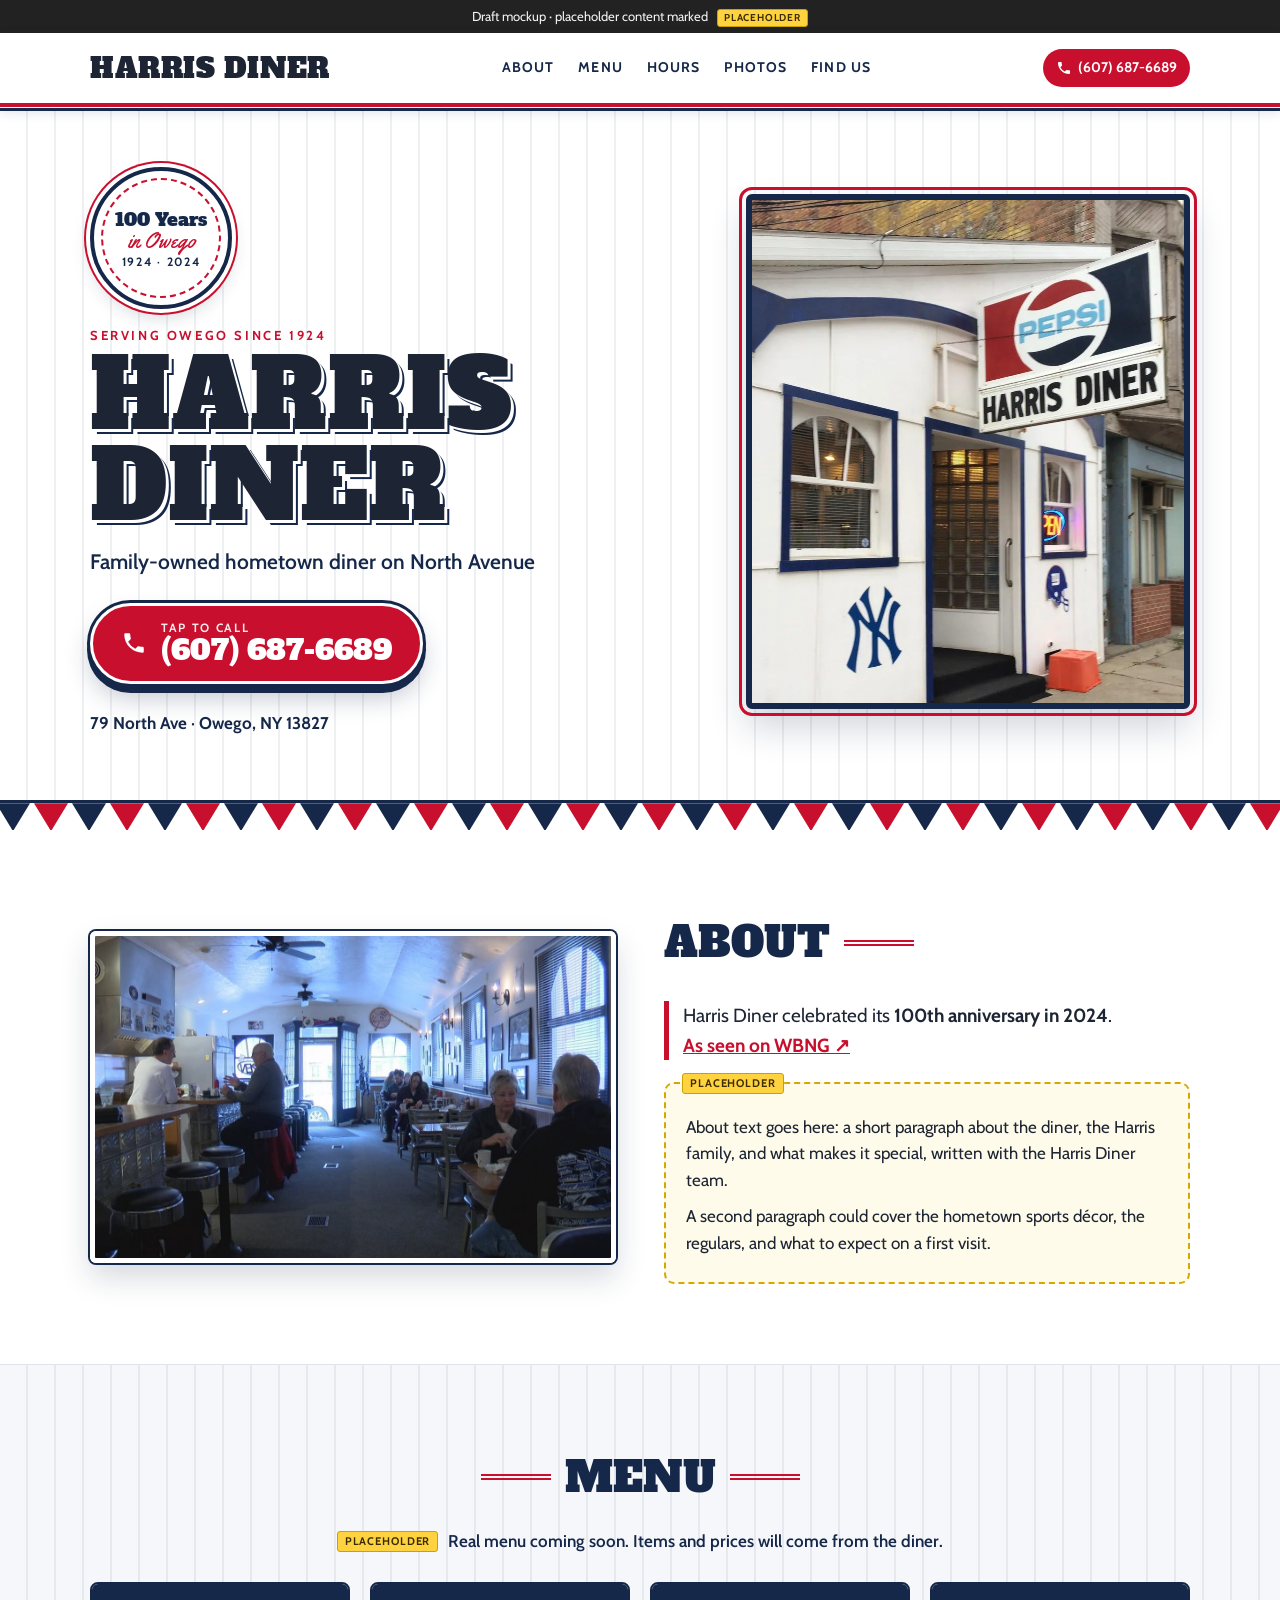
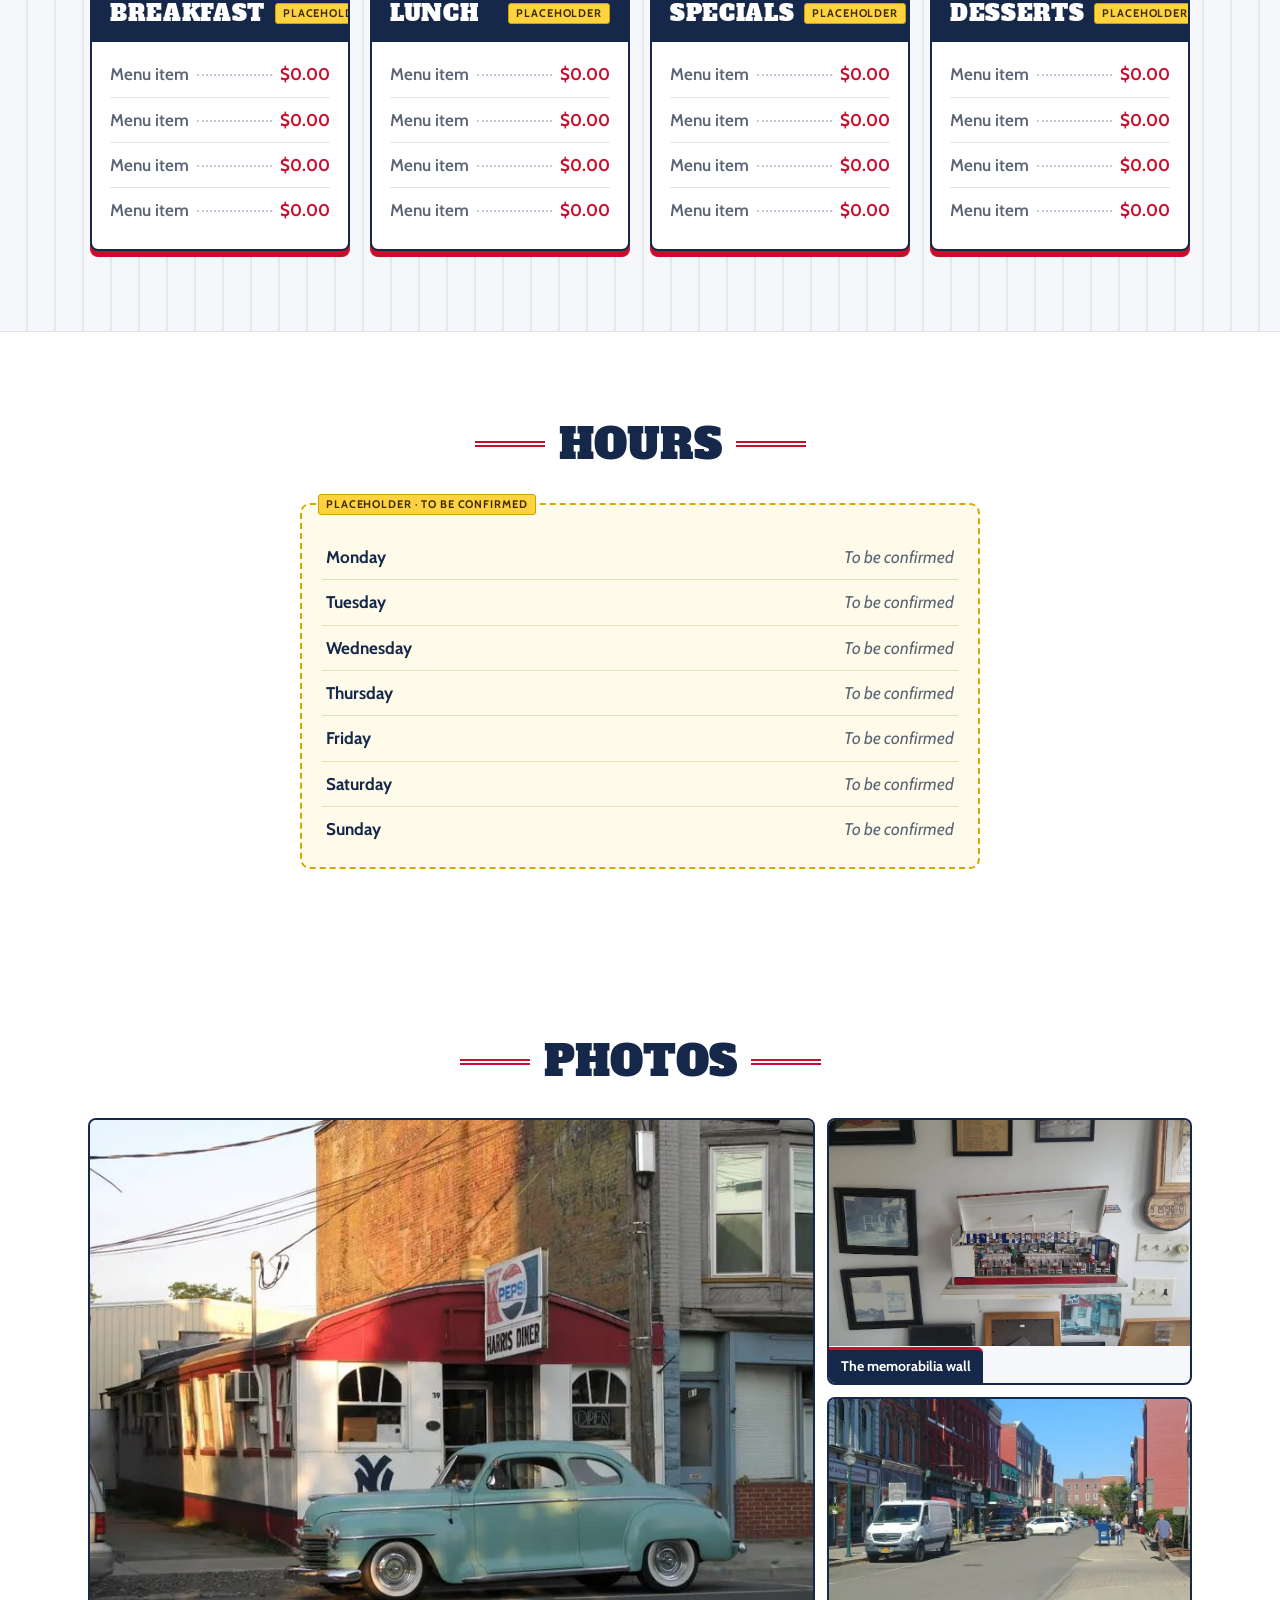
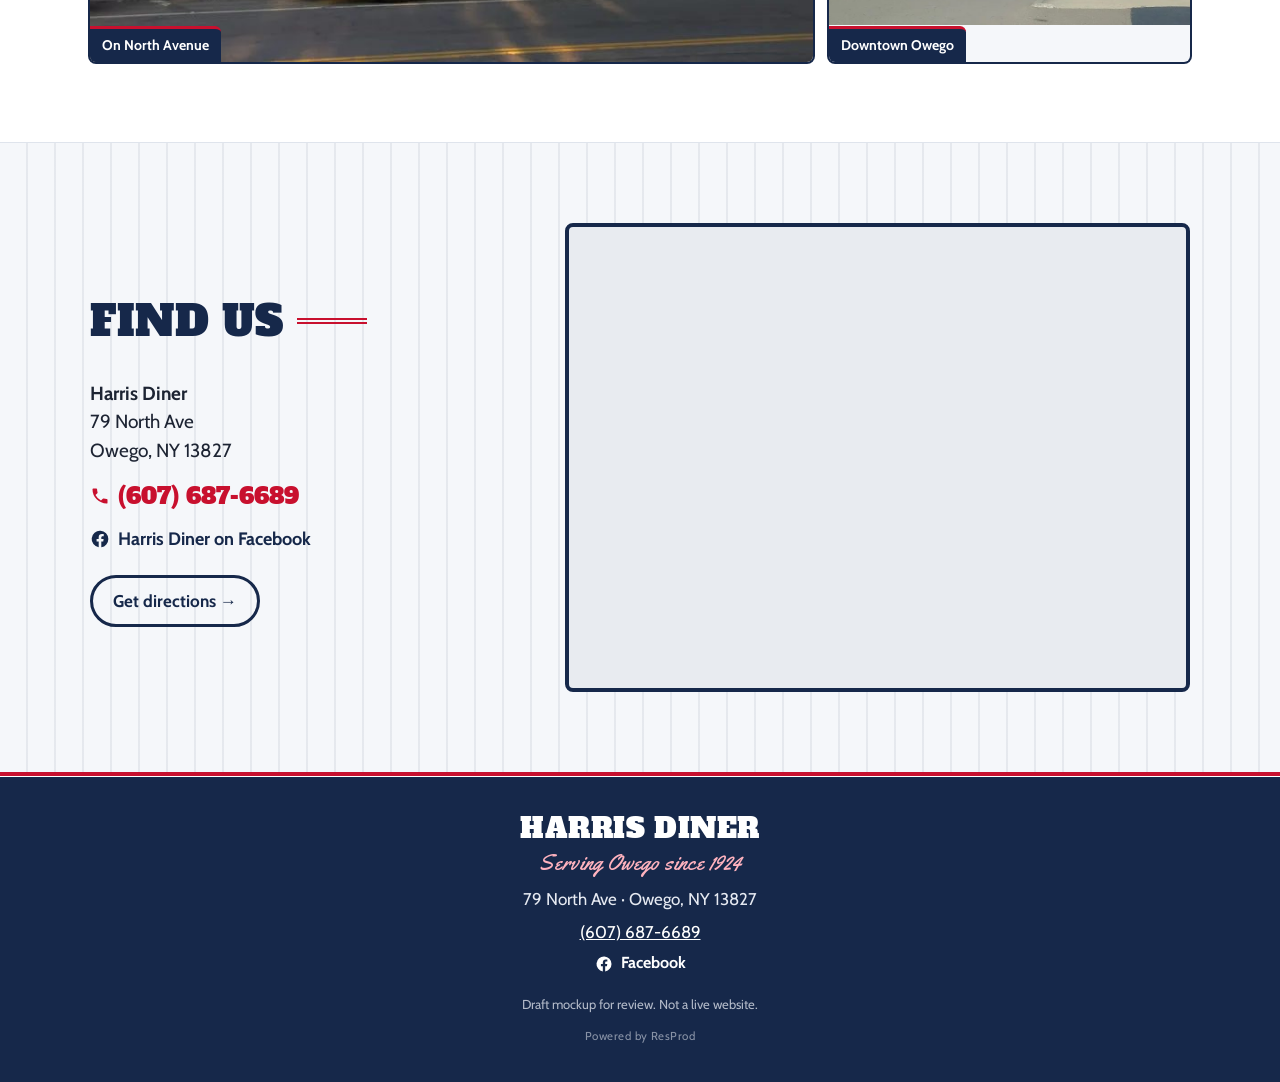
<file: harris-diner/index.html>
<!DOCTYPE html>
<html lang="en">
<head>
  <meta name="robots" content="noindex, nofollow">
  <meta charset="utf-8">
  <meta name="viewport" content="width=device-width, initial-scale=1">
  <title>Harris Diner · Owego, NY · Since 1924</title>
  <meta name="description" content="Harris Diner, 79 North Ave, Owego, NY. Serving Owego since 1924. Call (607) 687-6689.">
  <link rel="icon" href="images/favicon.svg" type="image/svg+xml">
  <link rel="preconnect" href="https://fonts.googleapis.com">
  <link rel="preconnect" href="https://fonts.gstatic.com" crossorigin>
  <link href="https://fonts.googleapis.com/css2?family=Alfa+Slab+One&family=Cabin:wght@400;600;700&family=Yellowtail&display=swap" rel="stylesheet">
  <link rel="stylesheet" href="styles.css">
</head>
<body>
  <div class="draft-banner" role="note">Draft mockup · placeholder content marked <span class="badge">Placeholder</span></div>

  <header class="site-header">
    <div class="wrap header-inner">
      <a class="logo" href="#top"><span class="logo-word">Harris</span> <span class="logo-word">Diner</span></a>
      <nav class="nav" aria-label="Main">
        <a href="#about">About</a>
        <a href="#menu">Menu</a>
        <a href="#hours">Hours</a>
        <a href="#photos">Photos</a>
        <a href="#location">Find Us</a>
      </nav>
      <a class="header-call" href="tel:+16076876689"><svg viewBox="0 0 24 24" width="16" height="16" aria-hidden="true"><path fill="currentColor" d="M6.6 10.8a15.1 15.1 0 0 0 6.6 6.6l2.2-2.2a1 1 0 0 1 1-.25 11.4 11.4 0 0 0 3.6.57 1 1 0 0 1 1 1V20a1 1 0 0 1-1 1A17 17 0 0 1 3 4a1 1 0 0 1 1-1h3.5a1 1 0 0 1 1 1c0 1.25.2 2.45.57 3.57a1 1 0 0 1-.25 1z"/></svg><span>(607) 687-6689</span></a>
    </div>
    <div class="stripe-band" aria-hidden="true"></div>
  </header>

  <main id="top">
    <section class="hero">
      <div class="wrap hero-grid">
        <div class="hero-text">
          <a class="centennial" href="https://www.wbng.com/2024/01/30/harris-diner-owego-celebrates-100-years-business/" target="_blank" rel="noopener" aria-label="100 years in Owego, 1924 to 2024. Read the WBNG story">
            <span class="cent-top">100 Years</span>
            <span class="cent-mid">in Owego</span>
            <span class="cent-yrs">1924 · 2024</span>
          </a>
          <p class="hero-kicker">Serving Owego since 1924</p>
          <h1 class="hero-title">Harris Diner</h1>
          <p class="hero-sub">Family-owned hometown diner on North Avenue</p>
          <a class="btn-call" href="tel:+16076876689">
            <svg viewBox="0 0 24 24" width="26" height="26" aria-hidden="true"><path fill="currentColor" d="M6.6 10.8a15.1 15.1 0 0 0 6.6 6.6l2.2-2.2a1 1 0 0 1 1-.25 11.4 11.4 0 0 0 3.6.57 1 1 0 0 1 1 1V20a1 1 0 0 1-1 1A17 17 0 0 1 3 4a1 1 0 0 1 1-1h3.5a1 1 0 0 1 1 1c0 1.25.2 2.45.57 3.57a1 1 0 0 1-.25 1z"/></svg>
            <span><small>Tap to call</small>(607) 687-6689</span>
          </a>
          <p class="hero-address">79 North Ave · Owego, NY 13827</p>
        </div>
        <figure class="hero-photo">
          <img src="images/hero-storefront.jpg" alt="The white Harris Diner car with navy trim and its Pepsi Harris Diner sign on North Avenue" width="860" height="1180" fetchpriority="high">
        </figure>
      </div>
    </section>

    <div class="pennant-row" aria-hidden="true"><span></span><span></span><span></span><span></span><span></span><span></span><span></span><span></span><span></span><span></span><span></span><span></span><span></span><span></span><span></span><span></span><span></span><span></span><span></span><span></span><span></span><span></span><span></span><span></span><span></span><span></span><span></span><span></span><span></span><span></span><span></span><span></span><span></span><span></span><span></span><span></span><span></span><span></span><span></span><span></span></div>

    <section id="about" class="section about">
      <div class="wrap about-grid">
        <figure class="about-photo">
          <img src="images/interior-counter.jpg" alt="Inside Harris Diner: the counter and stools on the left, booths along the windows on the right" width="1300" height="730" loading="lazy">
        </figure>
        <div class="about-text">
          <h2 class="section-title left"><span>About</span></h2>
          <p class="fact">Harris Diner celebrated its <strong>100th anniversary in 2024</strong>. <a href="https://www.wbng.com/2024/01/30/harris-diner-owego-celebrates-100-years-business/" target="_blank" rel="noopener">As seen on WBNG&nbsp;↗</a></p>
          <div class="ph-box">
            <span class="badge">Placeholder</span>
            <p>About text goes here: a short paragraph about the diner, the Harris family, and what makes it special, written with the Harris Diner team.</p>
            <p>A second paragraph could cover the hometown sports décor, the regulars, and what to expect on a first visit.</p>
          </div>
        </div>
      </div>
    </section>

    <section id="menu" class="section menu">
      <div class="wrap">
        <h2 class="section-title"><span>Menu</span></h2>
        <div class="menu-notice"><span class="badge">Placeholder</span> Real menu coming soon. Items and prices will come from the diner.</div>
        <div class="menu-grid">
        <article class="menu-card">
          <header class="menu-card-head">
            <h3>Breakfast</h3>
            <span class="badge">Placeholder</span>
          </header>
          <ul class="menu-list">
            <li class="menu-row">
              <span class="item-name">Menu item</span>
              <span class="dots" aria-hidden="true"></span>
              <span class="price">$0.00</span>
            </li>
            <li class="menu-row">
              <span class="item-name">Menu item</span>
              <span class="dots" aria-hidden="true"></span>
              <span class="price">$0.00</span>
            </li>
            <li class="menu-row">
              <span class="item-name">Menu item</span>
              <span class="dots" aria-hidden="true"></span>
              <span class="price">$0.00</span>
            </li>
            <li class="menu-row">
              <span class="item-name">Menu item</span>
              <span class="dots" aria-hidden="true"></span>
              <span class="price">$0.00</span>
            </li>
          </ul>
        </article>
        <article class="menu-card">
          <header class="menu-card-head">
            <h3>Lunch</h3>
            <span class="badge">Placeholder</span>
          </header>
          <ul class="menu-list">
            <li class="menu-row">
              <span class="item-name">Menu item</span>
              <span class="dots" aria-hidden="true"></span>
              <span class="price">$0.00</span>
            </li>
            <li class="menu-row">
              <span class="item-name">Menu item</span>
              <span class="dots" aria-hidden="true"></span>
              <span class="price">$0.00</span>
            </li>
            <li class="menu-row">
              <span class="item-name">Menu item</span>
              <span class="dots" aria-hidden="true"></span>
              <span class="price">$0.00</span>
            </li>
            <li class="menu-row">
              <span class="item-name">Menu item</span>
              <span class="dots" aria-hidden="true"></span>
              <span class="price">$0.00</span>
            </li>
          </ul>
        </article>
        <article class="menu-card">
          <header class="menu-card-head">
            <h3>Specials</h3>
            <span class="badge">Placeholder</span>
          </header>
          <ul class="menu-list">
            <li class="menu-row">
              <span class="item-name">Menu item</span>
              <span class="dots" aria-hidden="true"></span>
              <span class="price">$0.00</span>
            </li>
            <li class="menu-row">
              <span class="item-name">Menu item</span>
              <span class="dots" aria-hidden="true"></span>
              <span class="price">$0.00</span>
            </li>
            <li class="menu-row">
              <span class="item-name">Menu item</span>
              <span class="dots" aria-hidden="true"></span>
              <span class="price">$0.00</span>
            </li>
            <li class="menu-row">
              <span class="item-name">Menu item</span>
              <span class="dots" aria-hidden="true"></span>
              <span class="price">$0.00</span>
            </li>
          </ul>
        </article>
        <article class="menu-card">
          <header class="menu-card-head">
            <h3>Desserts</h3>
            <span class="badge">Placeholder</span>
          </header>
          <ul class="menu-list">
            <li class="menu-row">
              <span class="item-name">Menu item</span>
              <span class="dots" aria-hidden="true"></span>
              <span class="price">$0.00</span>
            </li>
            <li class="menu-row">
              <span class="item-name">Menu item</span>
              <span class="dots" aria-hidden="true"></span>
              <span class="price">$0.00</span>
            </li>
            <li class="menu-row">
              <span class="item-name">Menu item</span>
              <span class="dots" aria-hidden="true"></span>
              <span class="price">$0.00</span>
            </li>
            <li class="menu-row">
              <span class="item-name">Menu item</span>
              <span class="dots" aria-hidden="true"></span>
              <span class="price">$0.00</span>
            </li>
          </ul>
        </article>
        </div>
      </div>
    </section>

    <section id="hours" class="section hours">
      <div class="wrap narrow">
        <h2 class="section-title"><span>Hours</span></h2>
        <div class="ph-box hours-box">
          <span class="badge">Placeholder · to be confirmed</span>
          <table class="hours-table">
            <caption class="sr-only">Opening hours, to be confirmed</caption>
            <tbody>
            <tr><th scope="row">Monday</th><td><span class="tbc">To be confirmed</span></td></tr>
            <tr><th scope="row">Tuesday</th><td><span class="tbc">To be confirmed</span></td></tr>
            <tr><th scope="row">Wednesday</th><td><span class="tbc">To be confirmed</span></td></tr>
            <tr><th scope="row">Thursday</th><td><span class="tbc">To be confirmed</span></td></tr>
            <tr><th scope="row">Friday</th><td><span class="tbc">To be confirmed</span></td></tr>
            <tr><th scope="row">Saturday</th><td><span class="tbc">To be confirmed</span></td></tr>
            <tr><th scope="row">Sunday</th><td><span class="tbc">To be confirmed</span></td></tr>
            </tbody>
          </table>
        </div>
      </div>
    </section>

    <section id="photos" class="section photos">
      <div class="wrap">
        <h2 class="section-title"><span>Photos</span></h2>
        <div class="photo-grid">
          <figure class="photo-tile wide">
            <img src="images/street-view-vintage-car.jpg" alt="Harris Diner from across North Avenue with a vintage car parked out front" width="800" height="600" loading="lazy">
            <figcaption>On North Avenue</figcaption>
          </figure>
          <figure class="photo-tile">
            <img src="images/memorabilia-wall.jpg" alt="Framed old photos of the diner and a miniature model of the diner's interior on the wall" width="1000" height="750" loading="lazy">
            <figcaption>The memorabilia wall</figcaption>
          </figure>
          <figure class="photo-tile">
            <img src="images/downtown-owego.jpg" alt="Downtown Owego's historic main street on a sunny day" width="1000" height="500" loading="lazy">
            <figcaption>Downtown Owego</figcaption>
          </figure>
        </div>
      </div>
    </section>

    <section id="location" class="section location">
      <div class="wrap loc-grid">
        <div class="loc-info">
          <h2 class="section-title left"><span>Find Us</span></h2>
          <address>
            <strong>Harris Diner</strong><br>
            79 North Ave<br>
            Owego, NY 13827
          </address>
          <p><a class="phone-link" href="tel:+16076876689"><svg viewBox="0 0 24 24" width="20" height="20" aria-hidden="true"><path fill="currentColor" d="M6.6 10.8a15.1 15.1 0 0 0 6.6 6.6l2.2-2.2a1 1 0 0 1 1-.25 11.4 11.4 0 0 0 3.6.57 1 1 0 0 1 1 1V20a1 1 0 0 1-1 1A17 17 0 0 1 3 4a1 1 0 0 1 1-1h3.5a1 1 0 0 1 1 1c0 1.25.2 2.45.57 3.57a1 1 0 0 1-.25 1z"/></svg>(607) 687-6689</a></p>
          <p><a class="fb-link" href="https://www.facebook.com/harrisdiner/" target="_blank" rel="noopener"><svg viewBox="0 0 24 24" width="20" height="20" aria-hidden="true"><path fill="currentColor" d="M22 12a10 10 0 1 0-11.56 9.88v-6.99H7.9V12h2.54V9.8c0-2.5 1.49-3.89 3.78-3.89 1.09 0 2.24.2 2.24.2v2.46h-1.26c-1.24 0-1.63.77-1.63 1.56V12h2.78l-.44 2.89h-2.34v6.99A10 10 0 0 0 22 12z"/></svg>Harris Diner on Facebook</a></p>
          <a class="btn-outline" href="https://www.google.com/maps/dir/?api=1&amp;destination=Harris+Diner%2C+79+North+Ave%2C+Owego%2C+NY+13827" target="_blank" rel="noopener">Get directions →</a>
        </div>
        <div class="map-frame">
          <iframe title="Map showing Harris Diner, 79 North Ave, Owego, NY" src="https://maps.google.com/maps?q=Harris+Diner%2C+79+North+Ave%2C+Owego%2C+NY+13827&amp;z=16&amp;output=embed" referrerpolicy="no-referrer-when-downgrade" allowfullscreen></iframe>
        </div>
      </div>
    </section>
  </main>

  <footer class="site-footer">
    <div class="stripe-band" aria-hidden="true"></div>
    <div class="wrap footer-inner">
      <p class="logo footer-logo"><span class="logo-word">Harris</span> <span class="logo-word">Diner</span></p>
      <p class="footer-since">Serving Owego since 1924</p>
      <p>79 North Ave · Owego, NY 13827</p>
      <p><a href="tel:+16076876689">(607) 687-6689</a></p>
      <p><a class="fb-link" href="https://www.facebook.com/harrisdiner/" target="_blank" rel="noopener"><svg viewBox="0 0 24 24" width="18" height="18" aria-hidden="true"><path fill="currentColor" d="M22 12a10 10 0 1 0-11.56 9.88v-6.99H7.9V12h2.54V9.8c0-2.5 1.49-3.89 3.78-3.89 1.09 0 2.24.2 2.24.2v2.46h-1.26c-1.24 0-1.63.77-1.63 1.56V12h2.78l-.44 2.89h-2.34v6.99A10 10 0 0 0 22 12z"/></svg>Facebook</a></p>
      <p class="fine">Draft mockup for review. Not a live website.</p>
      <p class="credit">Powered by ResProd</p>
    </div>
  </footer>

  <a class="call-bar" href="tel:+16076876689">
    <svg viewBox="0 0 24 24" width="22" height="22" aria-hidden="true"><path fill="currentColor" d="M6.6 10.8a15.1 15.1 0 0 0 6.6 6.6l2.2-2.2a1 1 0 0 1 1-.25 11.4 11.4 0 0 0 3.6.57 1 1 0 0 1 1 1V20a1 1 0 0 1-1 1A17 17 0 0 1 3 4a1 1 0 0 1 1-1h3.5a1 1 0 0 1 1 1c0 1.25.2 2.45.57 3.57a1 1 0 0 1-.25 1z"/></svg>
    Call Harris Diner · (607) 687-6689
  </a>
</body>
</html>
</file>
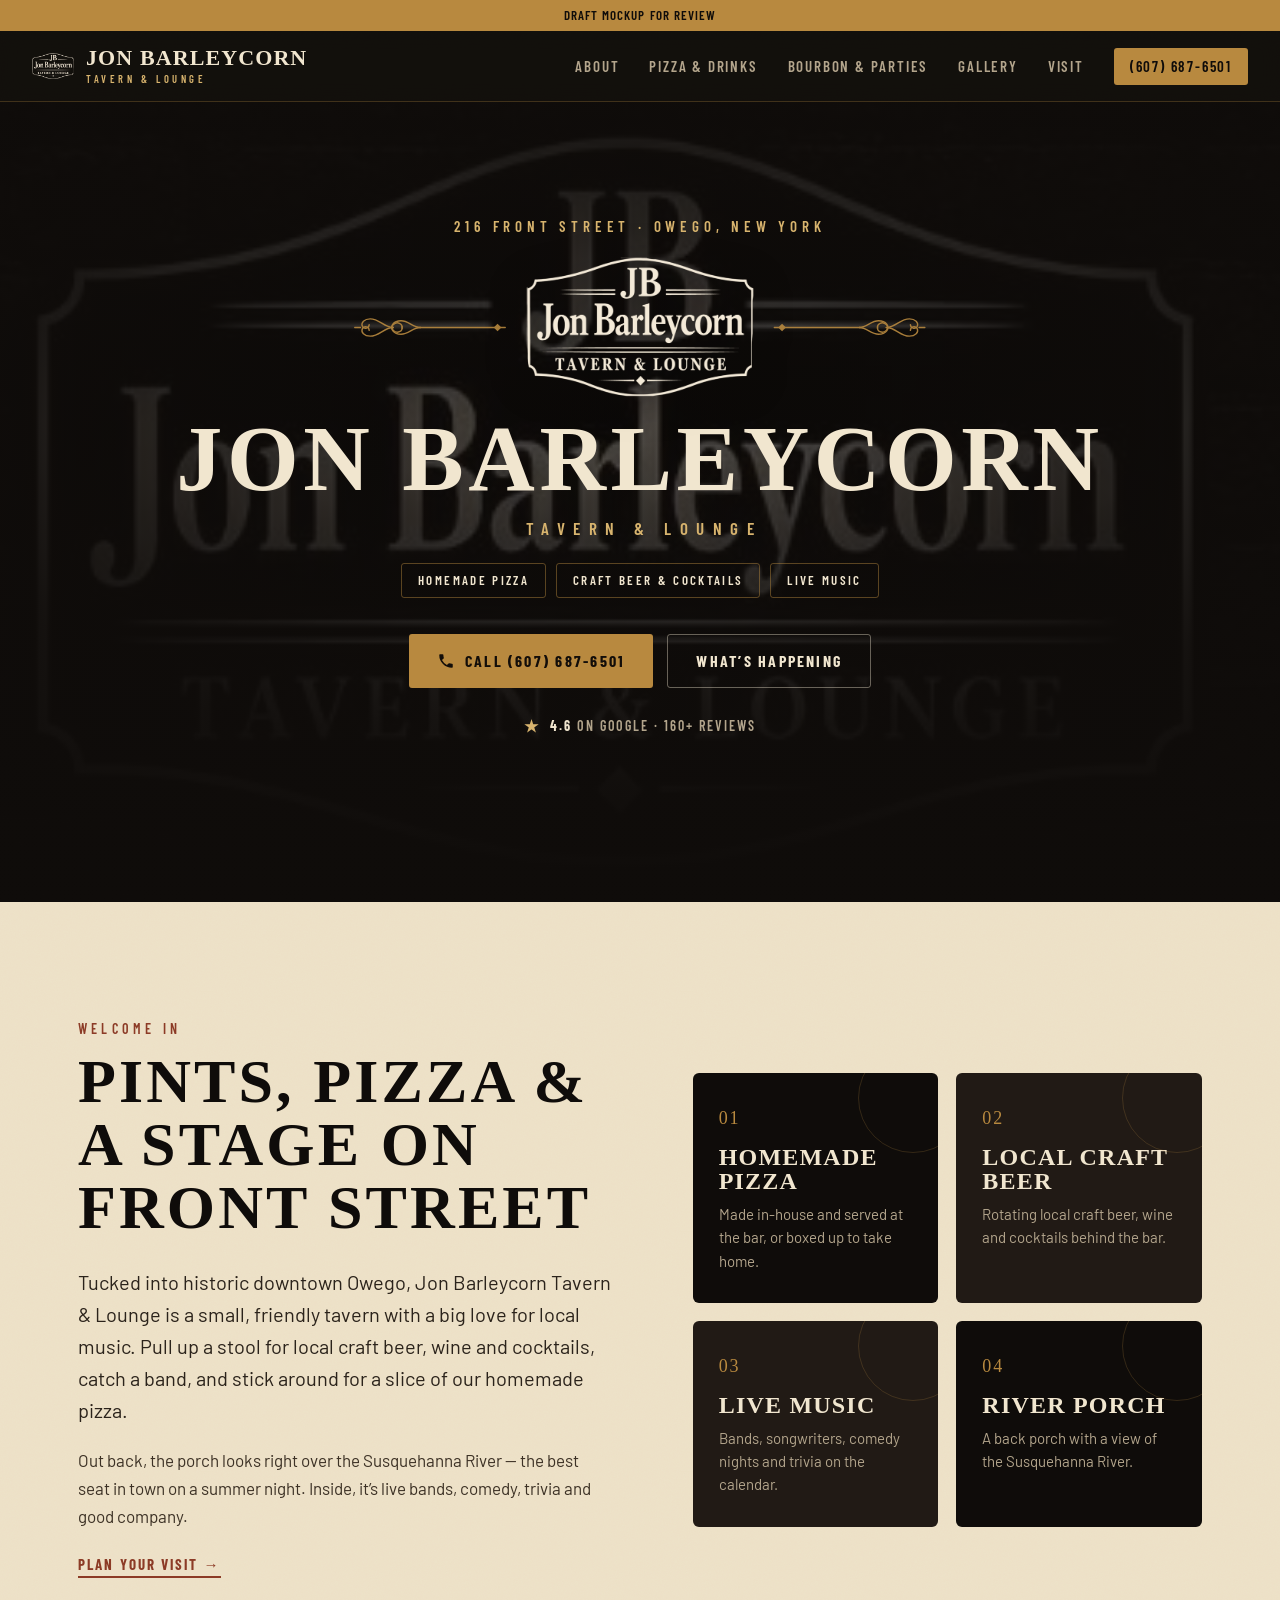
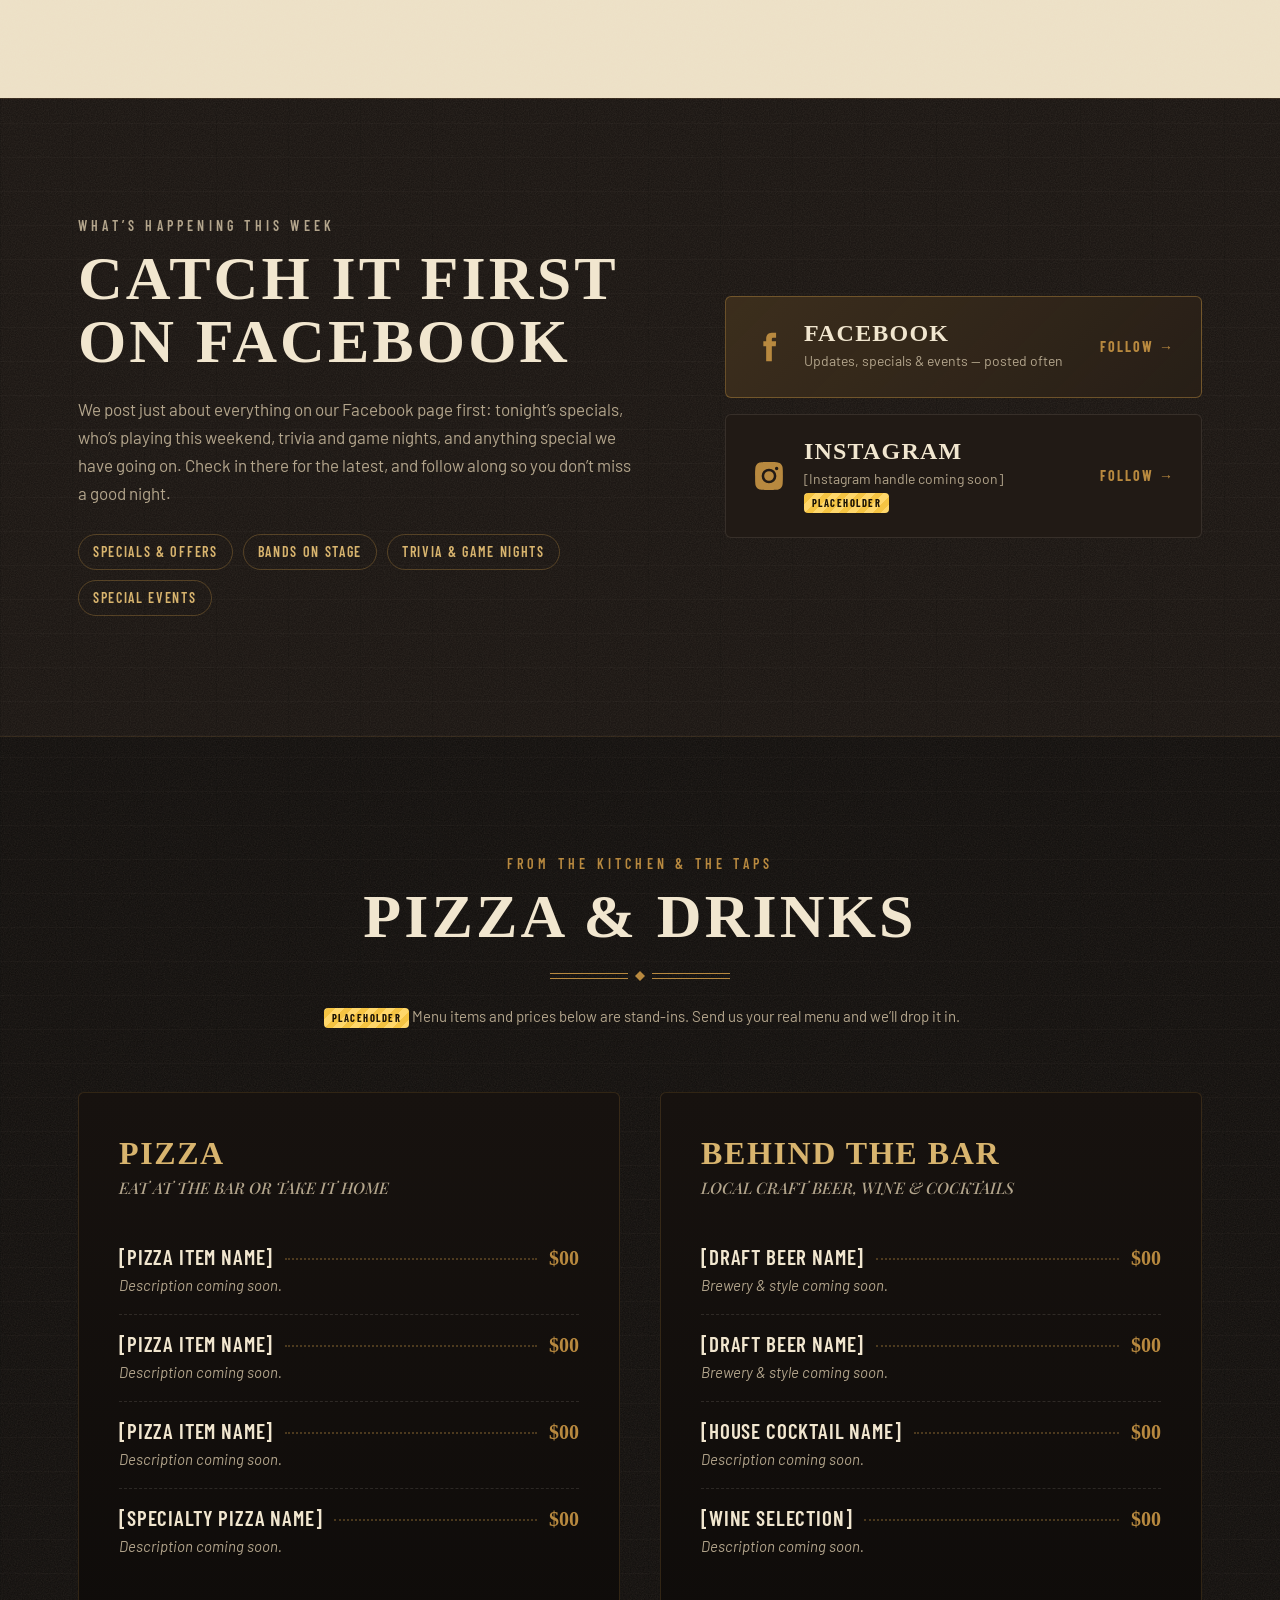
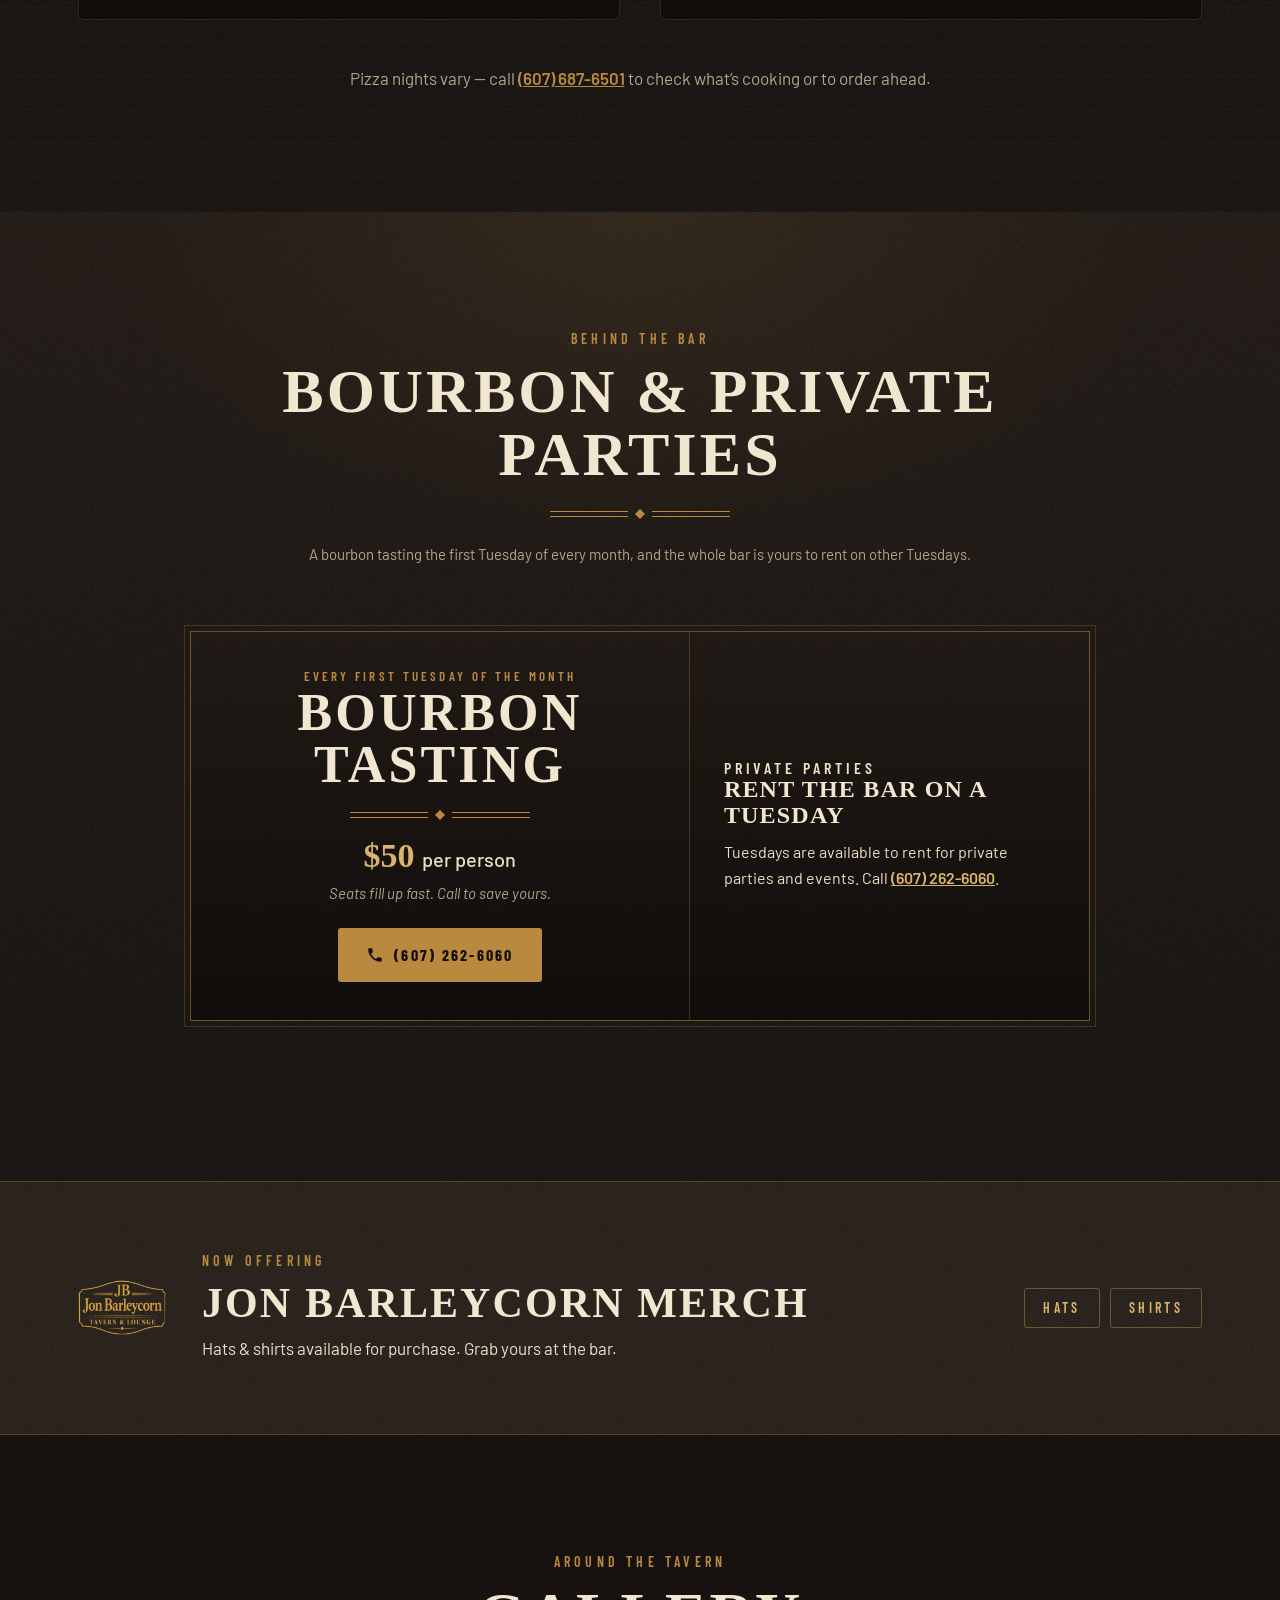
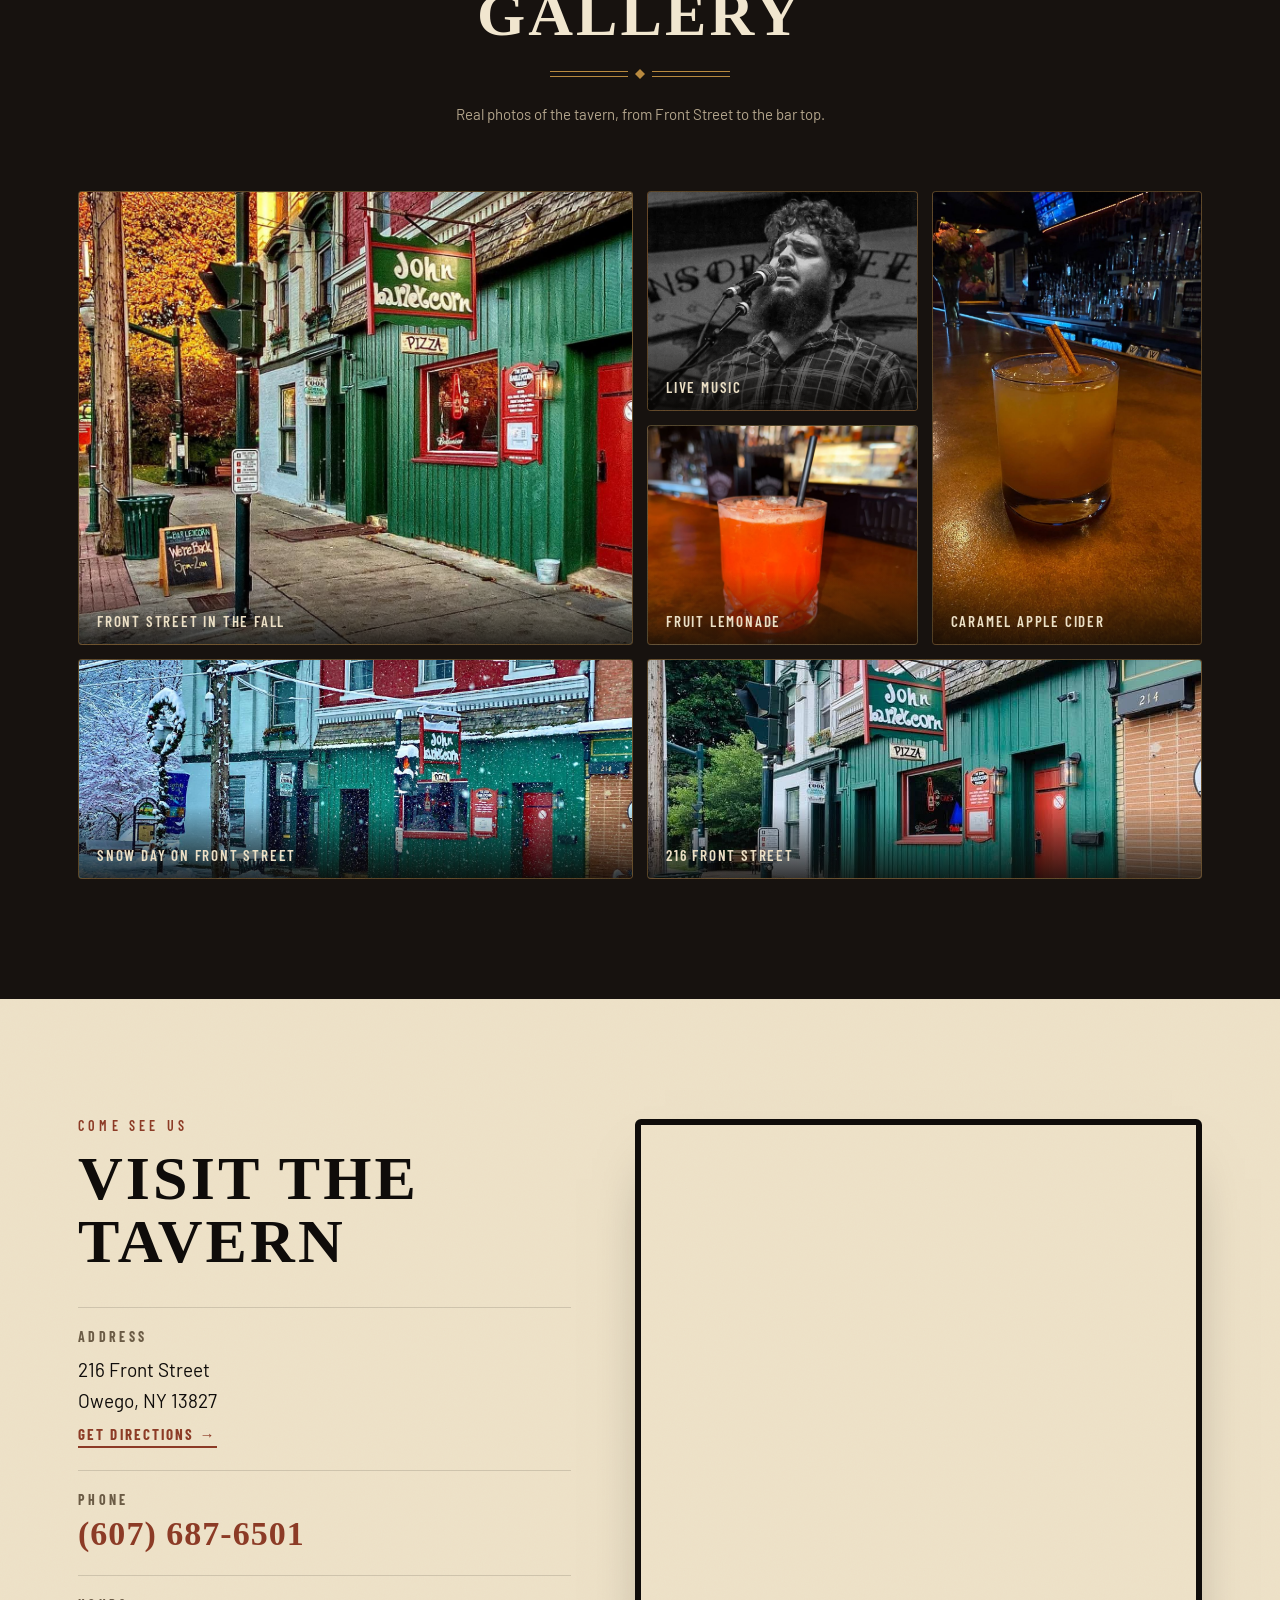
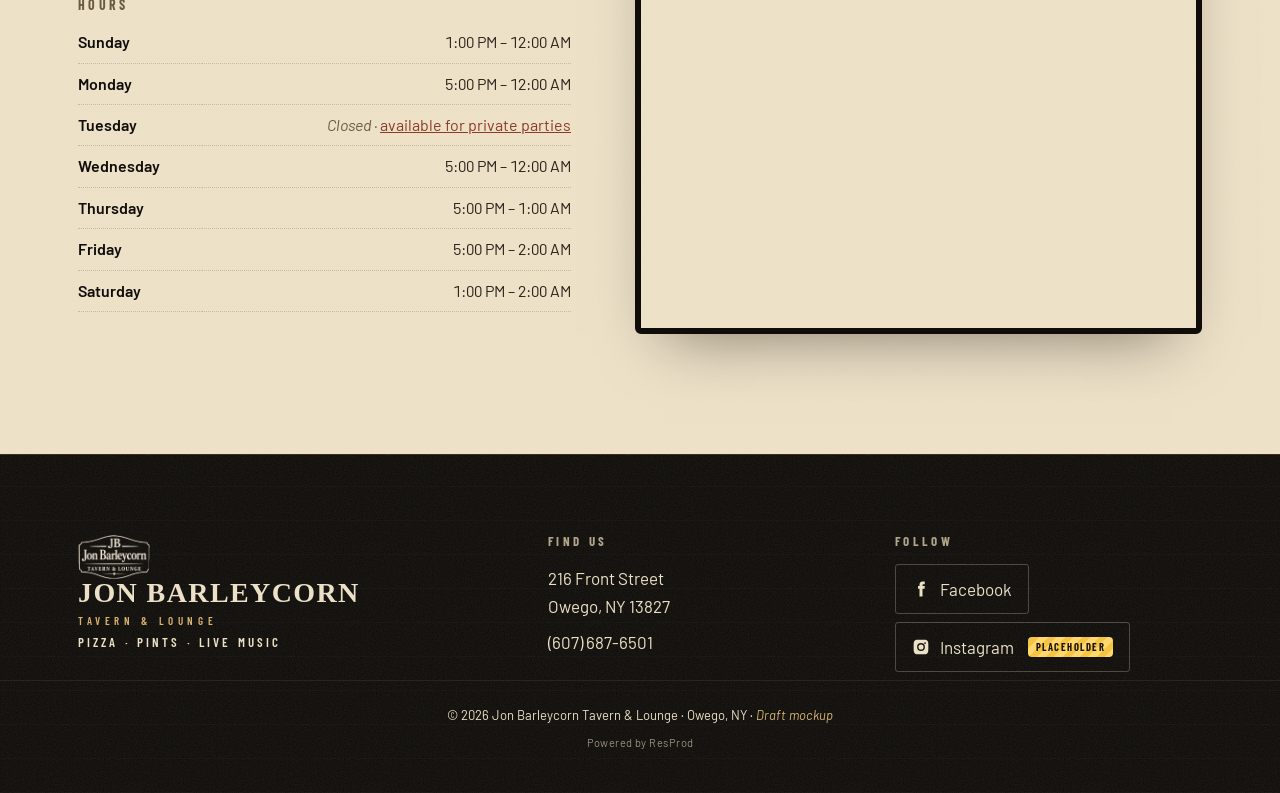
<file: jon-barleycorn/index.html>
<!DOCTYPE html>
<html lang="en">
<head>
<meta charset="utf-8">
<meta name="robots" content="noindex, nofollow">
<meta name="viewport" content="width=device-width, initial-scale=1">
<!-- DRAFT MOCKUP — not the live site. Built for review by Jon Barleycorn Tavern & Lounge before launch. -->
<title>Jon Barleycorn Tavern &amp; Lounge · Pizza, Pints &amp; Live Music · Owego, NY</title>
<meta name="description" content="Jon Barleycorn Tavern &amp; Lounge, 216 Front Street, Owego, NY. Local craft beer, cocktails, homemade pizza and live music on the Susquehanna. Call (607) 687-6501.">
<link rel="icon" href="images/favicon-64.png" type="image/png" sizes="64x64">
<link rel="apple-touch-icon" href="images/apple-touch-icon.png">
<meta name="theme-color" content="#0f0c0a">
<link rel="preconnect" href="https://fonts.googleapis.com">
<link rel="preconnect" href="https://fonts.gstatic.com" crossorigin>
<link href="https://fonts.googleapis.com/css2?family=Libre+Caslon+Condensed:wght@400;500;600;700&family=Barlow+Condensed:wght@400;500;600;700&family=Barlow:wght@400;500;600&family=Playfair+Display:ital,wght@1,500;1,700&display=swap" rel="stylesheet">
<link rel="stylesheet" href="styles.css">
</head>
<body>

<div class="draft-ribbon" role="note">Draft mockup for review</div>

<header class="site-header" id="top">
  <a class="brand" href="#top" aria-label="Jon Barleycorn Tavern &amp; Lounge, home">
    <img src="images/jb-logo-cream.png" alt="" width="42" height="42">
    <span class="brand-text">Jon Barleycorn <small>Tavern &amp; Lounge</small></span>
  </a>
  <button class="nav-toggle" aria-expanded="false" aria-controls="nav" aria-label="Open menu"><span></span><span></span><span></span></button>
  <nav id="nav" class="nav">
    <a href="#about">About</a>
    <a href="#menu">Pizza &amp; Drinks</a>
    <a href="#bourbon">Bourbon &amp; Parties</a>
    <a href="#gallery">Gallery</a>
    <a href="#visit">Visit</a>
    <a class="nav-call" href="tel:+16076876501">(607) 687-6501</a>
  </nav>
</header>

<main>

<!-- HERO -->
<section class="hero">
  <!-- Hero art: the owner's JB sign banner (dark brick wall) set behind a dark vignette, with the real JB logo as the centerpiece. -->
  <div class="hero-bg" aria-hidden="true"></div>
  <div class="hero-inner">
    <p class="eyebrow">216 Front Street &middot; Owego, New York</p>
    <div class="hero-crest">
      <span class="flourish" aria-hidden="true"></span>
      <img class="hero-logo" src="images/jb-logo-cream.png" alt="Jon Barleycorn Tavern &amp; Lounge JB logo" width="300" height="300">
      <span class="flourish flip" aria-hidden="true"></span>
    </div>
    <h1>Jon Barleycorn <span class="h1-sub">Tavern &amp; Lounge</span></h1>
    <ul class="hero-pills" aria-label="What we do">
      <li>Homemade Pizza</li><li>Craft Beer &amp; Cocktails</li><li>Live Music</li>
    </ul>
    <div class="hero-ctas">
      <a class="btn btn-primary" href="tel:+16076876501"><svg viewBox="0 0 24 24" aria-hidden="true"><path d="M6.6 10.8a15.1 15.1 0 0 0 6.6 6.6l2.2-2.2a1 1 0 0 1 1-.25 11.4 11.4 0 0 0 3.6.57 1 1 0 0 1 1 1V20a1 1 0 0 1-1 1A17 17 0 0 1 3 4a1 1 0 0 1 1-1h3.5a1 1 0 0 1 1 1c0 1.25.2 2.45.57 3.57a1 1 0 0 1-.25 1z"/></svg>Call (607) 687-6501</a>
      <a class="btn btn-ghost" href="#social">What&rsquo;s happening</a>
    </div>
    <!-- Google rating seen in the Google Maps listing on 2026-11-12: 4.6 stars, 166 reviews. Count will drift; "160+" kept deliberately loose. -->
    <a class="rating" href="https://www.google.com/maps/search/?api=1&amp;query=Jon+Barleycorn+Tavern+216+Front+St+Owego+NY" target="_blank" rel="noopener"><span class="stars" aria-hidden="true">&#9733;</span><span><strong>4.6</strong> on Google &middot; 160+ reviews</span></a>
  </div>
</section>

<!-- ABOUT -->
<section class="about section" id="about">
  <div class="wrap about-grid">
    <div class="about-copy">
      <p class="kicker">Welcome in</p>
      <h2>Pints, pizza &amp; a stage on Front Street</h2>
      <p class="lead">Tucked into historic downtown Owego, Jon Barleycorn Tavern &amp; Lounge is a small, friendly tavern with a big love for local music. Pull up a stool for local craft beer, wine and cocktails, catch a band, and stick around for a slice of our homemade pizza.</p>
      <!-- Facts above: Experience Tioga listing (craft beer, wine, cocktails, live music, homemade pizza). Back porch / river view below is from multiple public reviews — confirm wording with owner. -->
      <p>Out back, the porch looks right over the Susquehanna River &mdash; the best seat in town on a summer night. Inside, it&rsquo;s live bands, comedy, trivia and good company.</p>
      <a class="text-link" href="#visit">Plan your visit &rarr;</a>
    </div>
    <div class="about-features">
      <div class="feature"><span class="f-num">01</span><h3>Homemade Pizza</h3><p>Made in-house and served at the bar, or boxed up to take home.</p></div>
      <div class="feature"><span class="f-num">02</span><h3>Local Craft Beer</h3><p>Rotating local craft beer, wine and cocktails behind the bar.</p></div>
      <div class="feature"><span class="f-num">03</span><h3>Live Music</h3><p>Bands, songwriters, comedy nights and trivia on the calendar.</p></div>
      <div class="feature"><span class="f-num">04</span><h3>River Porch</h3><p>A back porch with a view of the Susquehanna River.</p></div>
    </div>
  </div>
</section>

<!-- STAY IN THE LOOP / SOCIAL -->
<section class="social section" id="social">
  <div class="wrap social-inner">
    <div class="social-copy">
      <p class="kicker">What&rsquo;s happening this week</p>
      <h2>Catch it first on Facebook</h2>
      <p>We post just about everything on our Facebook page first: tonight&rsquo;s specials, who&rsquo;s playing this weekend, trivia and game nights, and anything special we have going on. Check in there for the latest, and follow along so you don&rsquo;t miss a good night.</p>
      <ul class="social-topics">
        <li>Specials &amp; offers</li>
        <li>Bands on stage</li>
        <li>Trivia &amp; game nights</li>
        <li>Special events</li>
      </ul>
    </div>
    <div class="social-cards">
      <a class="social-card fb" href="https://www.facebook.com/jonbarleycornowego/" target="_blank" rel="noopener">
        <svg viewBox="0 0 24 24" aria-hidden="true"><path d="M14 8V6.5c0-.7.5-1 1-1h2V2h-3c-2.8 0-4 2-4 4.3V8H8v3.5h2V22h4V11.5h2.8L17 8z"/></svg>
        <span class="sc-text"><span class="sc-name">Facebook</span><span class="sc-sub">Updates, specials &amp; events &mdash; posted often</span></span>
        <span class="sc-cta">Follow &rarr;</span>
      </a>
      <!-- PLACEHOLDER: Instagram handle not confirmed yet. Replace href="#" and the text once the owner sends it. -->
      <a class="social-card ig" href="#">
        <svg viewBox="0 0 24 24" aria-hidden="true"><path d="M12 2.2c3.2 0 3.6 0 4.8.1 1.2.1 1.8.2 2.2.4.6.2 1 .5 1.4.9.4.4.7.8.9 1.4.2.4.4 1 .4 2.2.1 1.3.1 1.6.1 4.8s0 3.6-.1 4.8c-.1 1.2-.2 1.8-.4 2.2-.2.6-.5 1-.9 1.4-.4.4-.8.7-1.4.9-.4.2-1 .4-2.2.4-1.3.1-1.6.1-4.8.1s-3.6 0-4.8-.1c-1.2-.1-1.8-.2-2.2-.4-.6-.2-1-.5-1.4-.9-.4-.4-.7-.8-.9-1.4-.2-.4-.4-1-.4-2.2C2.2 15.6 2.2 15.2 2.2 12s0-3.6.1-4.8c.1-1.2.2-1.8.4-2.2.2-.6.5-1 .9-1.4.4-.4.8-.7 1.4-.9.4-.2 1-.4 2.2-.4C8.4 2.2 8.8 2.2 12 2.2zm0 4.6a5.2 5.2 0 1 0 0 10.4 5.2 5.2 0 0 0 0-10.4zm0 8.6a3.4 3.4 0 1 1 0-6.8 3.4 3.4 0 0 1 0 6.8zm5.4-9.9a1.2 1.2 0 1 0 0 2.4 1.2 1.2 0 0 0 0-2.4z"/></svg>
        <span class="sc-text"><span class="sc-name">Instagram</span><span class="sc-sub">[Instagram handle coming soon] <span class="ph-badge">Placeholder</span></span></span>
        <span class="sc-cta">Follow &rarr;</span>
      </a>
    </div>
  </div>
</section>

<!-- MENU -->
<section class="menu section" id="menu">
  <div class="wrap">
    <div class="section-head">
      <p class="kicker">From the kitchen &amp; the taps</p>
      <h2>Pizza &amp; Drinks</h2>
      <p class="section-note"><span class="ph-badge">Placeholder</span> Menu items and prices below are stand-ins. Send us your real menu and we&rsquo;ll drop it in.</p>
    </div>

    <!-- PLACEHOLDER MENU: every item, description and price in this section is a stand-in. Do not publish until replaced with the owner's real menu. -->
    <div class="menu-grid">
      <div class="menu-col">
        <h3 class="menu-cat">Pizza <span class="menu-cat-note">eat at the bar or take it home</span></h3>
        <ul class="menu-list">
          <li><div class="mi-row"><span class="mi-name">[Pizza item name]</span><span class="mi-dots"></span><span class="mi-price">$00</span></div><p class="mi-desc">Description coming soon.</p></li>
          <li><div class="mi-row"><span class="mi-name">[Pizza item name]</span><span class="mi-dots"></span><span class="mi-price">$00</span></div><p class="mi-desc">Description coming soon.</p></li>
          <li><div class="mi-row"><span class="mi-name">[Pizza item name]</span><span class="mi-dots"></span><span class="mi-price">$00</span></div><p class="mi-desc">Description coming soon.</p></li>
          <li><div class="mi-row"><span class="mi-name">[Specialty pizza name]</span><span class="mi-dots"></span><span class="mi-price">$00</span></div><p class="mi-desc">Description coming soon.</p></li>
        </ul>
      </div>
      <div class="menu-col">
        <h3 class="menu-cat">Behind the Bar <span class="menu-cat-note">local craft beer, wine &amp; cocktails</span></h3>
        <ul class="menu-list">
          <li><div class="mi-row"><span class="mi-name">[Draft beer name]</span><span class="mi-dots"></span><span class="mi-price">$00</span></div><p class="mi-desc">Brewery &amp; style coming soon.</p></li>
          <li><div class="mi-row"><span class="mi-name">[Draft beer name]</span><span class="mi-dots"></span><span class="mi-price">$00</span></div><p class="mi-desc">Brewery &amp; style coming soon.</p></li>
          <li><div class="mi-row"><span class="mi-name">[House cocktail name]</span><span class="mi-dots"></span><span class="mi-price">$00</span></div><p class="mi-desc">Description coming soon.</p></li>
          <li><div class="mi-row"><span class="mi-name">[Wine selection]</span><span class="mi-dots"></span><span class="mi-price">$00</span></div><p class="mi-desc">Description coming soon.</p></li>
        </ul>
      </div>
    </div>
    <p class="menu-foot">Pizza nights vary &mdash; call <a href="tel:+16076876501">(607) 687-6501</a> to check what&rsquo;s cooking or to order ahead.</p>
  </div>
</section>

<!-- LIVE MUSIC -->
<section class="music section" id="bourbon">
  <div class="music-bg" aria-hidden="true"></div>
  <div class="wrap">
    <div class="section-head light">
      <p class="kicker">Behind the bar</p>
      <h2>Bourbon &amp; Private Parties</h2>
      <p class="section-note">A bourbon tasting the first Tuesday of every month, and the whole bar is yours to rent on other Tuesdays.</p>
    </div>

    <!-- REAL EVENT (from the owner's bourbon tasting flyer): every first Tuesday of the month, $50 per person. Private-party number is from the same flyer and differs from the bar's main line. -->
    <div class="feature-event">
      <div class="fe-main">
        <p class="ev-type">Every first Tuesday of the month</p>
        <h3>Bourbon Tasting</h3>
        <div class="rule" aria-hidden="true"></div>
        <p class="fe-price"><strong>$50</strong> per person</p>
        <p class="fe-note">Seats fill up fast. Call to save yours.</p>
        <a class="btn btn-primary" href="tel:+16072626060"><svg viewBox="0 0 24 24" aria-hidden="true"><path d="M6.6 10.8a15.1 15.1 0 0 0 6.6 6.6l2.2-2.2a1 1 0 0 1 1-.25 11.4 11.4 0 0 0 3.6.57 1 1 0 0 1 1 1V20a1 1 0 0 1-1 1A17 17 0 0 1 3 4a1 1 0 0 1 1-1h3.5a1 1 0 0 1 1 1c0 1.25.2 2.45.57 3.57a1 1 0 0 1-.25 1z"/></svg>(607) 262-6060</a>
      </div>
      <div class="fe-side" id="private-parties">
        <p class="ev-type">Private parties</p>
        <h4>Rent the bar on a Tuesday</h4>
        <p>Tuesdays are available to rent for private parties and events. Call <a href="tel:+16072626060">(607) 262-6060</a>.</p>
      </div>
    </div>


  </div>
</section>



<!-- MERCH (from the owner's merch flyer; no prices given, so none shown) -->
<section class="merch" id="merch">
  <div class="wrap merch-inner">
    <img class="merch-mark" src="images/jb-logo-gold.png" alt="" width="96" height="96">
    <div class="merch-copy">
      <p class="kicker">Now offering</p>
      <h2>Jon Barleycorn Merch</h2>
      <p>Hats &amp; shirts available for purchase. Grab yours at the bar.</p>
    </div>
    <ul class="merch-items" aria-label="Merch">
      <li>Hats</li><li>Shirts</li>
    </ul>
  </div>
</section>

<!-- GALLERY -->
<section class="gallery section" id="gallery">
  <div class="wrap">
    <div class="section-head">
      <p class="kicker">Around the tavern</p>
      <h2>Gallery</h2>
      <p class="section-note">Real photos of the tavern, from Front Street to the bar top.</p>
    </div>
    <!-- GALLERY: storefront shots from the owner; drink and music shots pulled from the bar's own Facebook posts (confirm before going live). Still wanted: pizza, porch. -->
    <div class="tiles">
      <figure class="tile t1 photo"><img src="images/storefront-fall.jpg" alt="Jon Barleycorn on Front Street in the fall, with orange trees and a 'We're Back 5pm-2am' chalkboard sign" loading="lazy" width="1600" height="960"><figcaption class="tile-label">Front Street in the fall</figcaption></figure>
      <!-- FROM THEIR FB, confirm before going live (source post URLs in README) -->
      <figure class="tile t2 photo"><img src="images/gallery-live-music-bw.jpg" alt="Black-and-white photo of a bearded singer in a plaid shirt at the microphone" loading="lazy" width="1206" height="1166"><figcaption class="tile-label">Live music</figcaption></figure>
      <figure class="tile t3 photo"><img src="images/gallery-apple-cider-cocktail.jpg" alt="Caramel vodka cinnamon apple cider on the bar, with a cinnamon stick and backlit bottles behind it" loading="lazy" width="1200" height="1600"><figcaption class="tile-label">Caramel apple cider</figcaption></figure>
      <figure class="tile t4 photo"><img src="images/gallery-fruit-lemonade.jpg" alt="A red fruit lemonade with a black straw on the bar" loading="lazy" width="1200" height="1600"><figcaption class="tile-label">Fruit lemonade</figcaption></figure>
      <figure class="tile t5 photo"><img src="images/storefront-snow.jpg" alt="Jon Barleycorn storefront in falling snow" loading="lazy" width="1600" height="827"><figcaption class="tile-label">Snow day on Front Street</figcaption></figure>
      <!-- REAL PHOTO from the owner. Note: the hanging sign in this photo still shows the older "John Barleycorn" name/branding. -->
      <figure class="tile t6 photo"><img src="images/storefront-front-street.jpg" alt="Jon Barleycorn Tavern &amp; Lounge storefront at 216 Front Street, Owego, with its green wood front and red door" loading="lazy" width="1600" height="1067"><figcaption class="tile-label">216 Front Street</figcaption></figure>
    </div>
  </div>
</section>

<!-- VISIT / CONTACT / HOURS / MAP -->
<section class="visit section" id="visit">
  <div class="wrap visit-grid">
    <div class="visit-info">
      <p class="kicker">Come see us</p>
      <h2>Visit the Tavern</h2>

      <div class="info-block">
        <h3>Address</h3>
        <p>216 Front Street<br>Owego, NY 13827</p>
        <a class="text-link" href="https://www.google.com/maps/dir/?api=1&amp;destination=216+Front+St,+Owego,+NY+13827" target="_blank" rel="noopener">Get directions &rarr;</a>
      </div>

      <div class="info-block">
        <h3>Phone</h3>
        <p><a class="big-tel" href="tel:+16076876501">(607) 687-6501</a></p>
      </div>

      <div class="info-block hours">
        <h3>Hours</h3>
        <!-- REAL HOURS: from the bar's Facebook page (updated ~June 2026), newer than the June 1 flyer and the old door sign. -->
        <table class="hours-table">
          <tr><th>Sunday</th><td>1:00 PM &ndash; 12:00 AM</td></tr>
          <tr><th>Monday</th><td>5:00 PM &ndash; 12:00 AM</td></tr>
          <tr class="closed"><th>Tuesday</th><td>Closed <span class="hrs-note">&middot; <a href="#private-parties">available for private parties</a></span></td></tr>
          <tr><th>Wednesday</th><td>5:00 PM &ndash; 12:00 AM</td></tr>
          <tr><th>Thursday</th><td>5:00 PM &ndash; 1:00 AM</td></tr>
          <tr><th>Friday</th><td>5:00 PM &ndash; 2:00 AM</td></tr>
          <tr><th>Saturday</th><td>1:00 PM &ndash; 2:00 AM</td></tr>
        </table>
      </div>
    </div>

    <div class="map-wrap">
      <iframe title="Map to Jon Barleycorn Tavern &amp; Lounge, 216 Front Street, Owego NY" src="https://maps.google.com/maps?q=The%20Jon%20Barleycorn%20Tavern%2C%20216%20Front%20St%2C%20Owego%2C%20NY%2013827&amp;z=16&amp;output=embed" referrerpolicy="no-referrer-when-downgrade" allowfullscreen></iframe>
    </div>
  </div>
</section>

</main>

<footer class="site-footer">
  <div class="wrap footer-grid">
    <div class="f-brand">
      <img src="images/jb-logo-cream.png" alt="Jon Barleycorn JB logo" width="72" height="72">
      <p class="f-name">Jon Barleycorn</p>
      <p class="f-sub">Tavern &amp; Lounge</p>
      <p class="f-tag">Pizza &middot; Pints &middot; Live Music</p>
    </div>
    <div>
      <h4>Find us</h4>
      <p>216 Front Street<br>Owego, NY 13827</p>
      <p><a href="tel:+16076876501">(607) 687-6501</a></p>
    </div>
    <div>
      <h4>Follow</h4>
      <p><a class="fb-link" href="https://www.facebook.com/jonbarleycornowego/" target="_blank" rel="noopener"><svg viewBox="0 0 24 24" aria-hidden="true"><path d="M14 8V6.5c0-.7.5-1 1-1h2V2h-3c-2.8 0-4 2-4 4.3V8H8v3.5h2V22h4V11.5h2.8L17 8z"/></svg>Facebook</a></p>
      <p><a class="fb-link ig-ph" href="#"><svg viewBox="0 0 24 24" aria-hidden="true"><path d="M12 2.2c3.2 0 3.6 0 4.8.1 1.2.1 1.8.2 2.2.4.6.2 1 .5 1.4.9.4.4.7.8.9 1.4.2.4.4 1 .4 2.2.1 1.3.1 1.6.1 4.8s0 3.6-.1 4.8c-.1 1.2-.2 1.8-.4 2.2-.2.6-.5 1-.9 1.4-.4.4-.8.7-1.4.9-.4.2-1 .4-2.2.4-1.3.1-1.6.1-4.8.1s-3.6 0-4.8-.1c-1.2-.1-1.8-.2-2.2-.4-.6-.2-1-.5-1.4-.9-.4-.4-.7-.8-.9-1.4-.2-.4-.4-1-.4-2.2C2.2 15.6 2.2 15.2 2.2 12s0-3.6.1-4.8c.1-1.2.2-1.8.4-2.2.2-.6.5-1 .9-1.4.4-.4.8-.7 1.4-.9.4-.2 1-.4 2.2-.4C8.4 2.2 8.8 2.2 12 2.2zm0 4.6a5.2 5.2 0 1 0 0 10.4 5.2 5.2 0 0 0 0-10.4zm0 8.6a3.4 3.4 0 1 1 0-6.8 3.4 3.4 0 0 1 0 6.8zm5.4-9.9a1.2 1.2 0 1 0 0 2.4 1.2 1.2 0 0 0 0-2.4z"/></svg>Instagram <span class="ph-badge">Placeholder</span></a></p>
    </div>
  </div>
  <p class="copyright">&copy; 2026 Jon Barleycorn Tavern &amp; Lounge &middot; Owego, NY &middot; <span class="ph-inline">Draft mockup</span></p>
  <p class="powered">Powered by ResProd</p>
</footer>

<!-- Sticky click-to-call bar (mobile only) -->
<a class="call-bar" href="tel:+16076876501" aria-label="Call Jon Barleycorn Tavern &amp; Lounge at (607) 687-6501">
  <svg viewBox="0 0 24 24" aria-hidden="true"><path d="M6.6 10.8a15.1 15.1 0 0 0 6.6 6.6l2.2-2.2a1 1 0 0 1 1-.25 11.4 11.4 0 0 0 3.6.57 1 1 0 0 1 1 1V20a1 1 0 0 1-1 1A17 17 0 0 1 3 4a1 1 0 0 1 1-1h3.5a1 1 0 0 1 1 1c0 1.25.2 2.45.57 3.57a1 1 0 0 1-.25 1z"/></svg>
  <span>Call &middot; (607) 687-6501</span>
</a>

<script>
  // Minimal mobile nav toggle
  (function(){
    var b=document.querySelector('.nav-toggle'), n=document.getElementById('nav');
    b.addEventListener('click',function(){var o=n.classList.toggle('open');b.setAttribute('aria-expanded',o);document.body.classList.toggle('nav-open',o);});
    n.addEventListener('click',function(e){if(e.target.tagName==='A'){n.classList.remove('open');b.setAttribute('aria-expanded',false);document.body.classList.remove('nav-open');}});
  })();
</script>
</body>
</html>
</file>
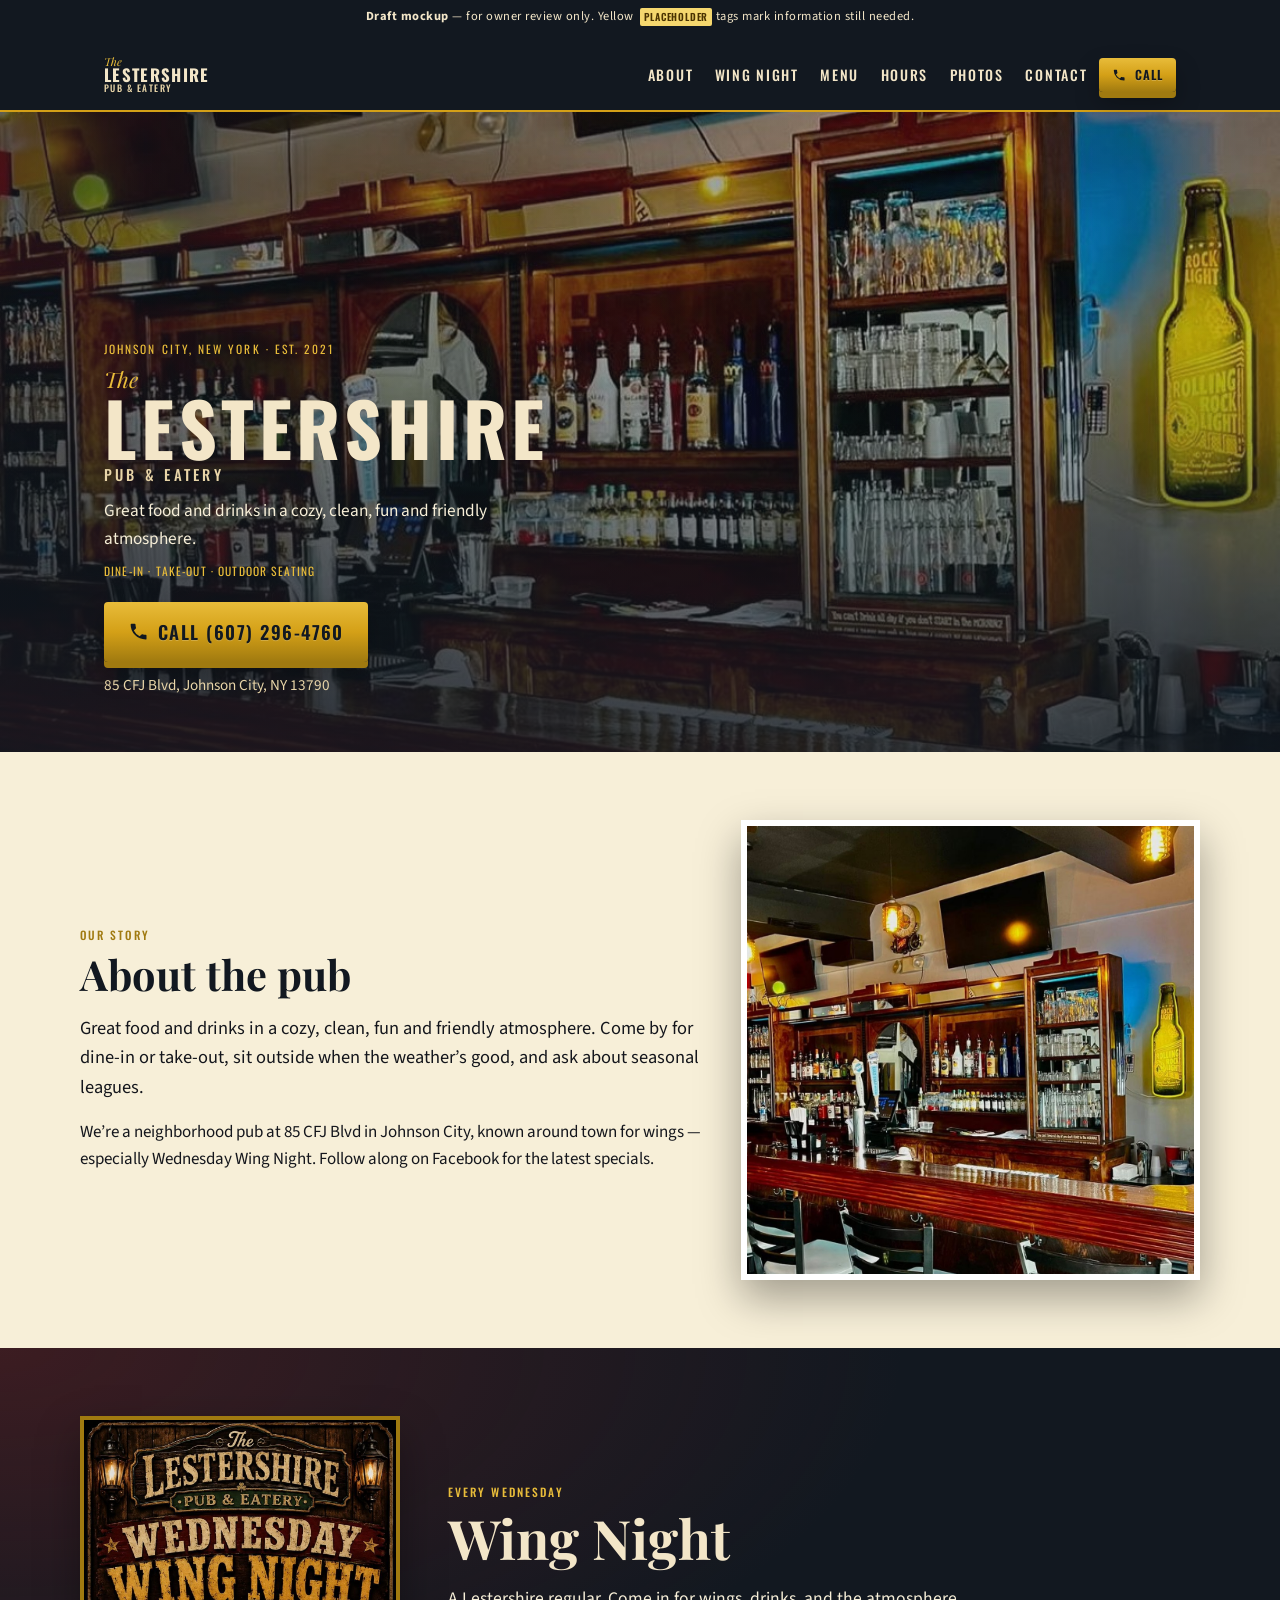
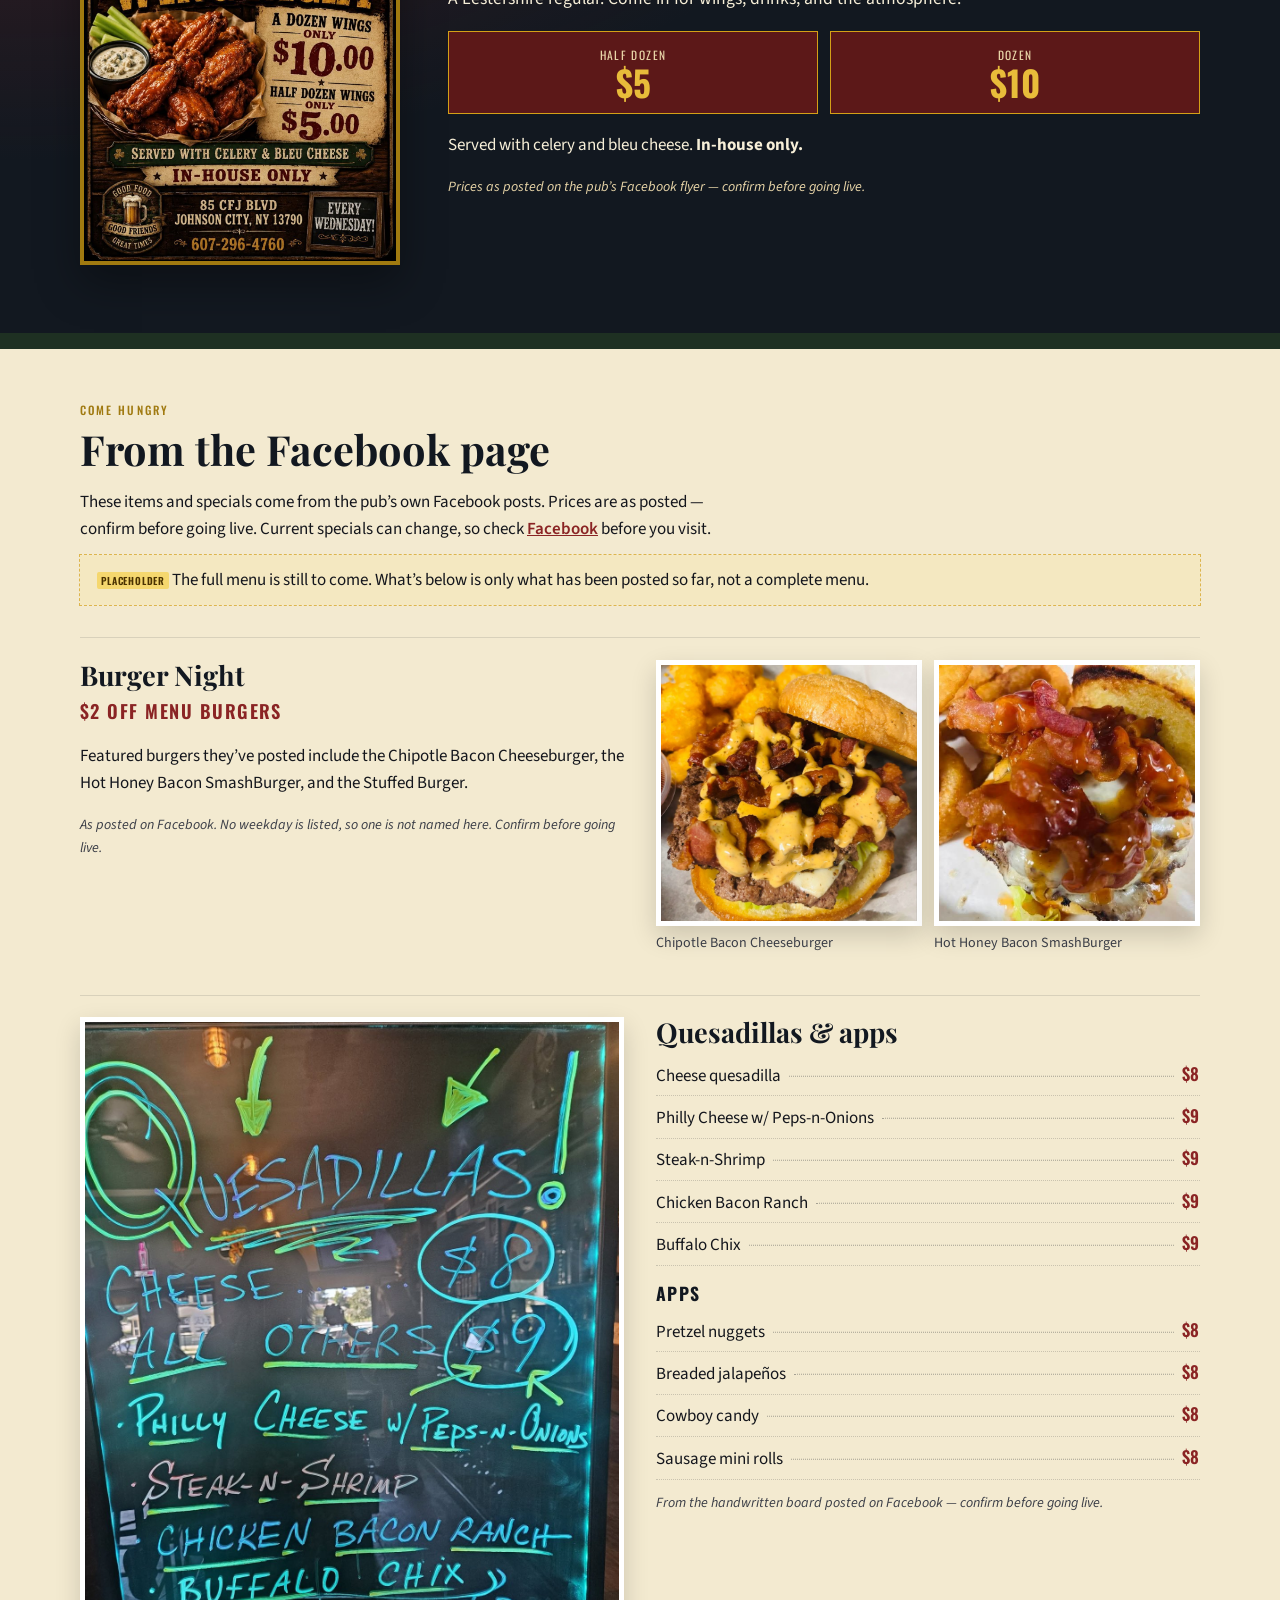
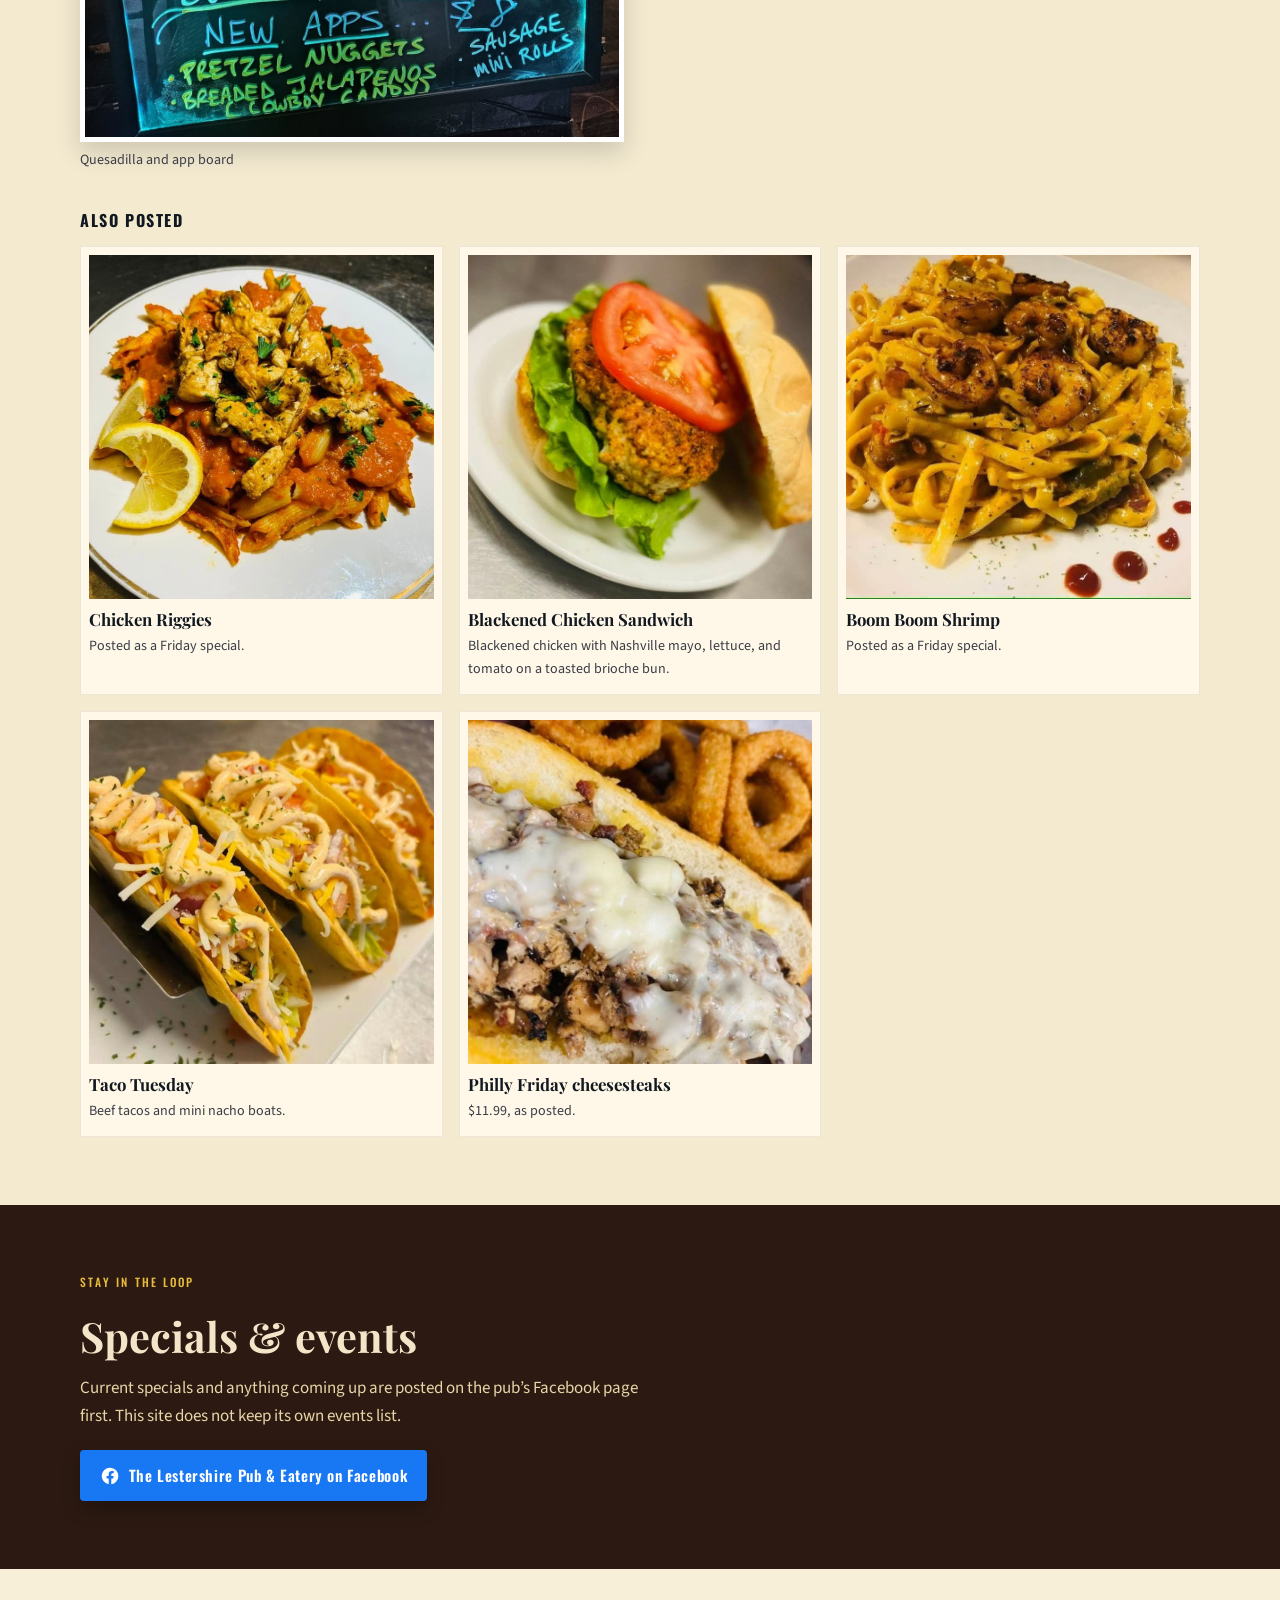
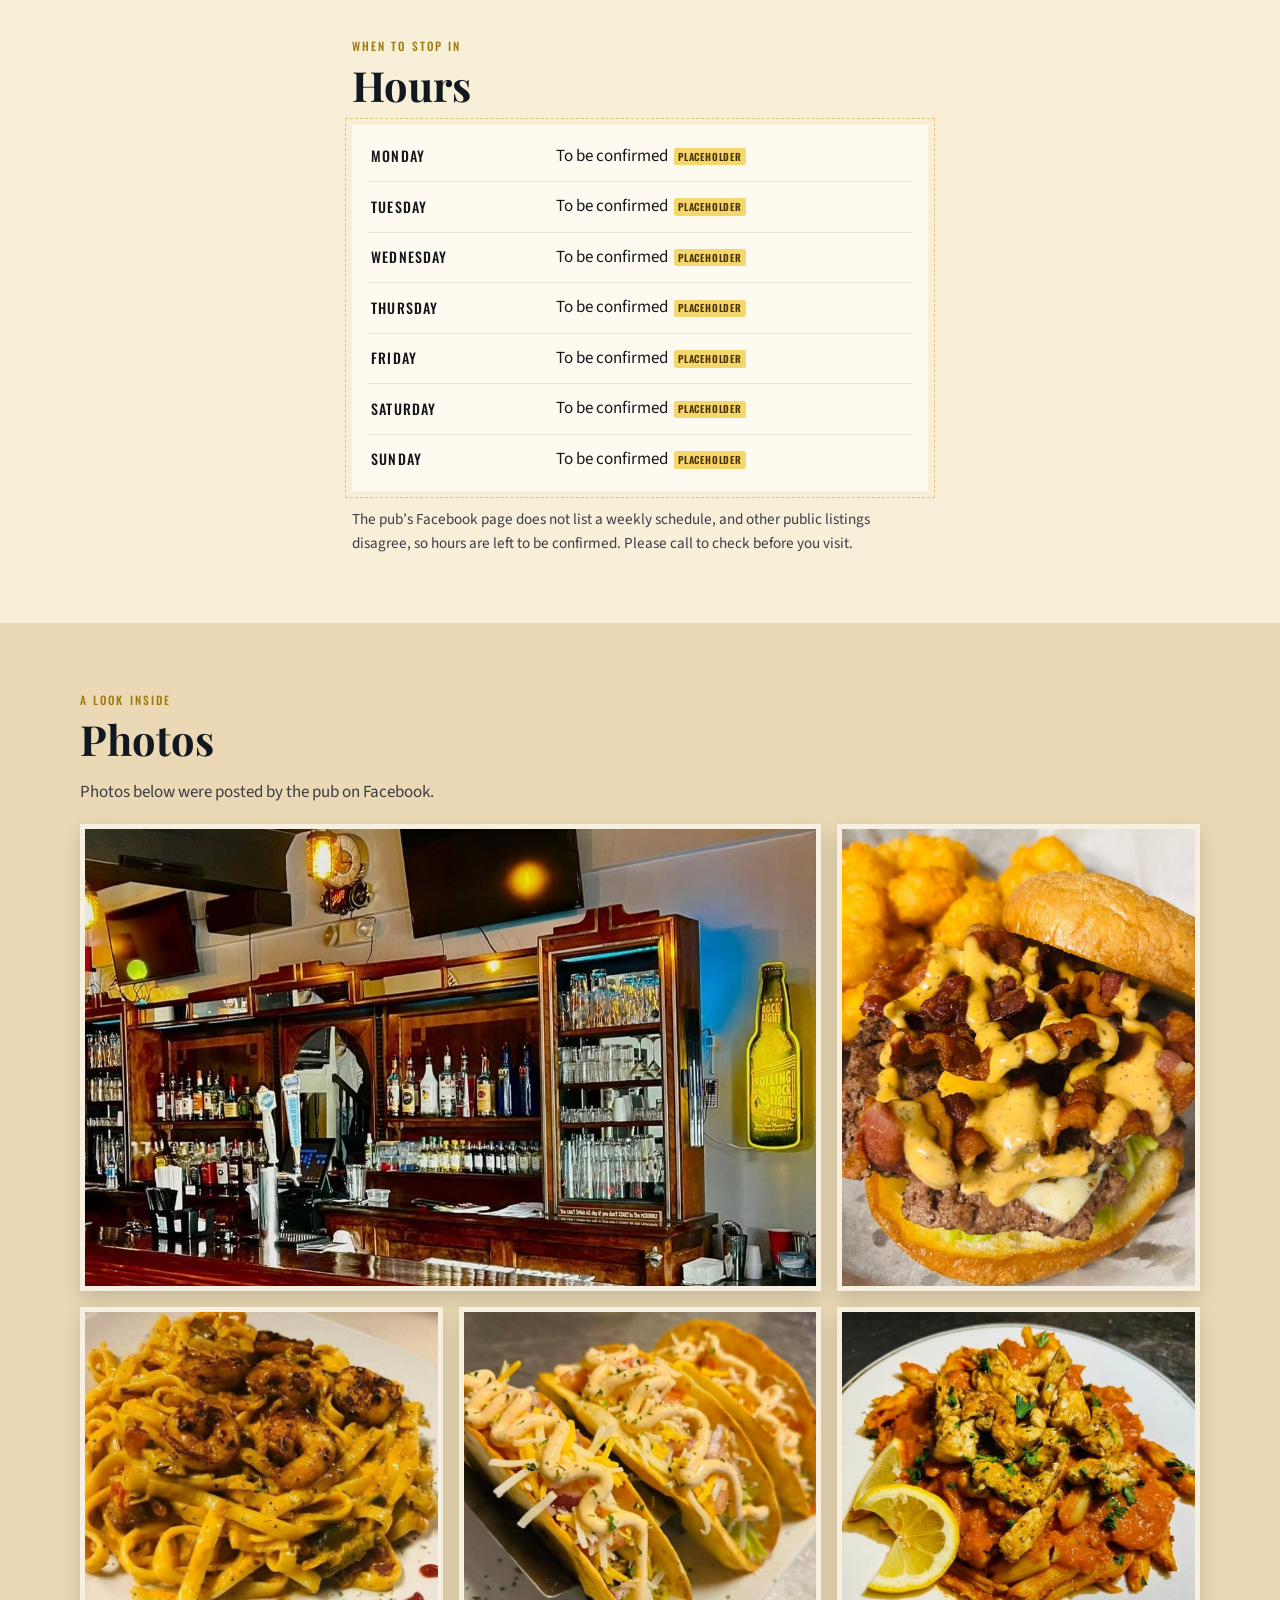
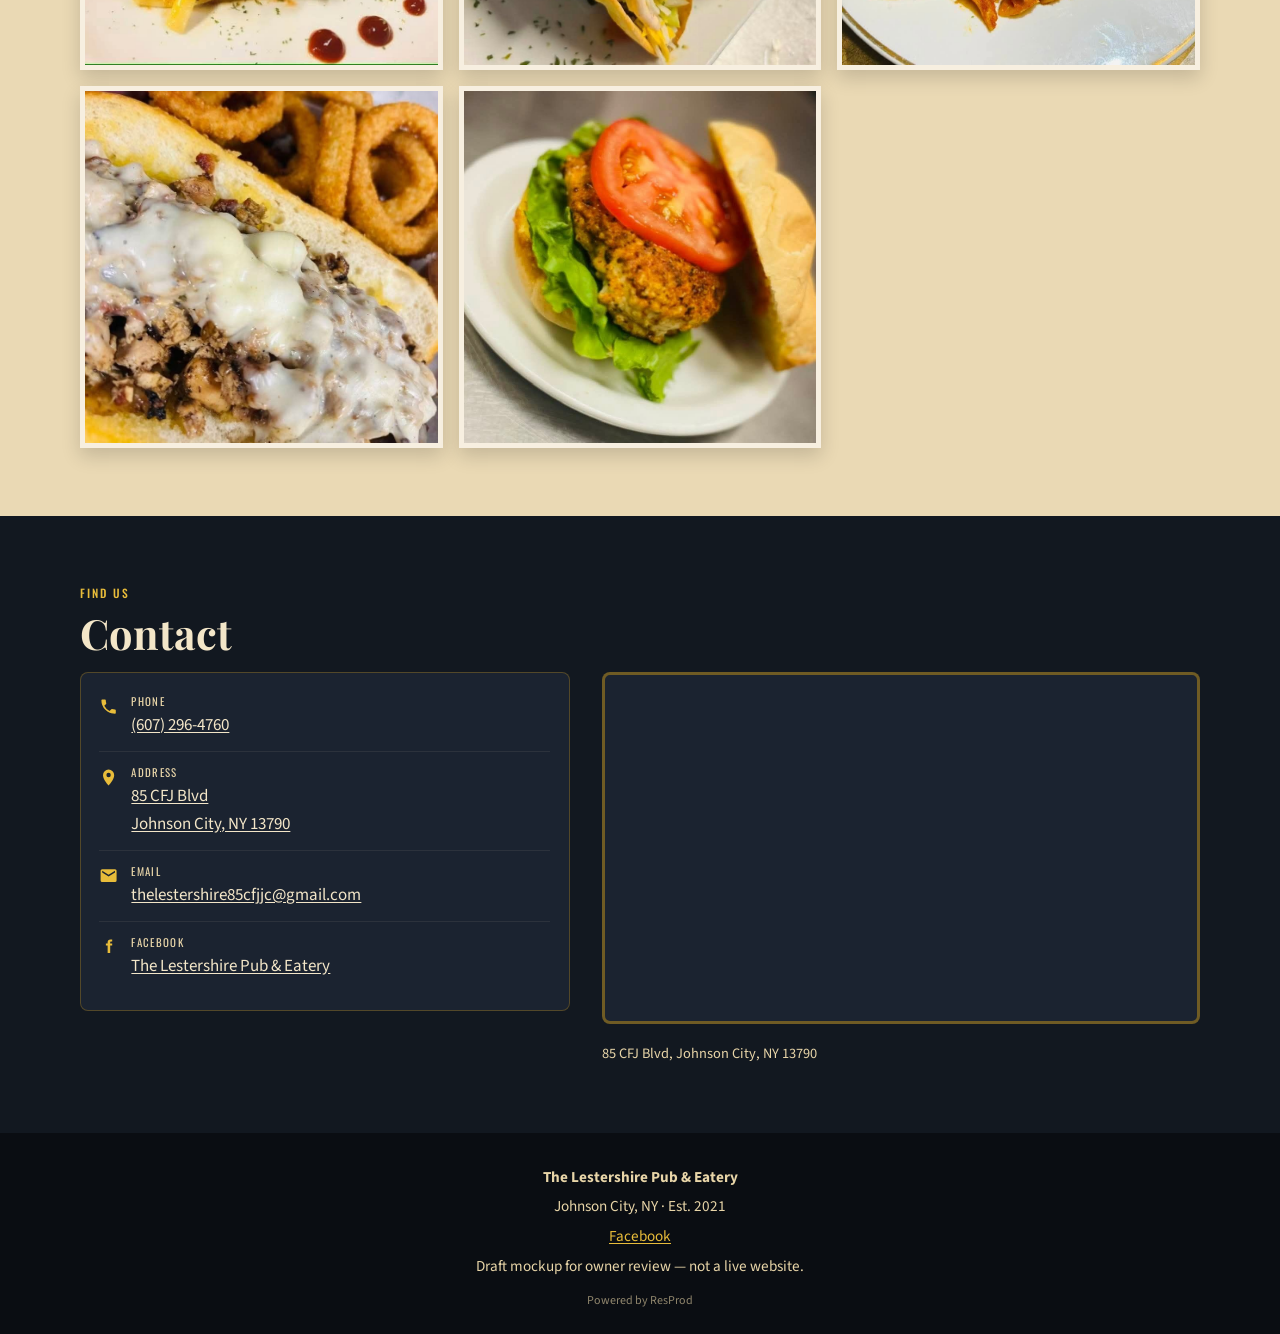
<file: lestershire-pub/index.html>
<!DOCTYPE html>
<html lang="en">
<head>
  <meta name="robots" content="noindex, nofollow">
  <meta charset="utf-8">
  <meta name="viewport" content="width=device-width, initial-scale=1">
  <title>The Lestershire Pub &amp; Eatery | Johnson City, NY</title>
  <meta name="description" content="The Lestershire Pub &amp; Eatery in Johnson City, NY. Great food and drinks in a cozy, clean, fun and friendly atmosphere. Dine-in, take-out, and outdoor seating. Call (607) 296-4760.">
  <link rel="preconnect" href="https://fonts.googleapis.com">
  <link rel="preconnect" href="https://fonts.gstatic.com" crossorigin>
  <link href="https://fonts.googleapis.com/css2?family=Oswald:wght@500;600;700&family=Playfair+Display:ital,wght@0,700;1,400;1,700&family=Source+Sans+3:wght@400;600;700&display=swap" rel="stylesheet">
  <link rel="stylesheet" href="css/styles.css">
</head>
<body>
  <div class="draft-banner">
    <p><strong>Draft mockup</strong> — for owner review only. Yellow <span class="ph">Placeholder</span> tags mark information still needed.</p>
  </div>

  <header class="site-header">
    <div class="header-inner">
      <a class="wordmark" href="#top">
        <span class="wm-the">The</span>
        <span class="wm-name">Lestershire</span>
        <span class="wm-pub">Pub &amp; Eatery</span>
      </a>
      <button class="nav-toggle" type="button" aria-expanded="false" aria-controls="site-nav" aria-label="Open menu">
        <span></span><span></span><span></span>
      </button>
      <nav class="site-nav" id="site-nav" aria-label="Primary">
        <ul>
          <li><a href="#about">About</a></li>
          <li><a href="#wings">Wing Night</a></li>
          <li><a href="#menu">Menu</a></li>
          <li><a href="#hours">Hours</a></li>
          <li><a href="#photos">Photos</a></li>
          <li><a href="#contact">Contact</a></li>
        </ul>
      </nav>
      <a class="btn btn-call btn-sm header-call" href="tel:+16072964760">
        <svg class="icon-phone" viewBox="0 0 24 24" aria-hidden="true" focusable="false">
          <path fill="currentColor" d="M6.6 10.8a15.1 15.1 0 006.6 6.6l2.2-2.2a1 1 0 011-.25 11.4 11.4 0 003.6.58 1 1 0 011 1V20a1 1 0 01-1 1A17 17 0 013 4a1 1 0 011-1h3.5a1 1 0 011 1 11.4 11.4 0 00.58 3.6 1 1 0 01-.25 1z"/>
        </svg>
        Call
      </a>
    </div>
  </header>

  <main id="top">
    <section class="hero" aria-label="Welcome">
      <img class="hero-photo" src="images/hero-bar-interior.jpg" alt="The long wood bar at The Lestershire Pub, with stools, warm pendant lights, and the back bar of bottles." width="1144" height="1024">
      <div class="hero-shade" aria-hidden="true"></div>
      <div class="hero-inner">
        <p class="hero-kicker">Johnson City, New York &middot; Est. 2021</p>
        <h1>
          <span class="sign-the">The</span>
          <span class="sign-name">Lestershire</span>
          <span class="sign-pub">Pub &amp; Eatery</span>
        </h1>
        <p class="hero-tag">Great food and drinks in a cozy, clean, fun and friendly atmosphere.</p>
        <p class="hero-meta">Dine-in &middot; Take-out &middot; Outdoor seating</p>
        <div class="hero-actions">
          <a class="btn btn-call btn-lg" href="tel:+16072964760">
            <svg class="icon-phone" viewBox="0 0 24 24" aria-hidden="true" focusable="false">
              <path fill="currentColor" d="M6.6 10.8a15.1 15.1 0 006.6 6.6l2.2-2.2a1 1 0 011-.25 11.4 11.4 0 003.6.58 1 1 0 011 1V20a1 1 0 01-1 1A17 17 0 013 4a1 1 0 011-1h3.5a1 1 0 011 1 11.4 11.4 0 00.58 3.6 1 1 0 01-.25 1z"/>
            </svg>
            Call (607) 296-4760
          </a>
          <p class="hero-note">85 CFJ Blvd, Johnson City, NY 13790</p>
        </div>
      </div>
    </section>

    <section class="section about" id="about">
      <div class="wrap about-grid">
        <div class="about-copy">
          <p class="section-kicker">Our story</p>
          <h2 class="section-title">About the pub</h2>
          <p class="lead">Great food and drinks in a cozy, clean, fun and friendly atmosphere. Come by for dine-in or take-out, sit outside when the weather’s good, and ask about seasonal leagues.</p>
          <p>We’re a neighborhood pub at 85 CFJ Blvd in Johnson City, known around town for wings — especially Wednesday Wing Night. Follow along on Facebook for the latest specials.</p>
        </div>
        <figure class="about-photo">
          <img src="images/bar-interior.jpg" alt="Bar stools along the mahogany bar at The Lestershire Pub, with amber pendant lights overhead." width="1144" height="1577">
        </figure>
      </div>
    </section>

    <section class="section wings" id="wings">
      <div class="wrap wings-grid">
        <figure class="wings-flyer">
          <img src="images/wing-night-flyer.jpg" alt="Wednesday Wing Night flyer: a dozen wings $10, a half dozen $5, served with celery and bleu cheese, in-house only, every Wednesday." width="1054" height="1492">
        </figure>
        <div class="wings-copy">
          <p class="section-kicker">Every Wednesday</p>
          <h2 class="section-title">Wing Night</h2>
          <p class="wings-lead">A Lestershire regular. Come in for wings, drinks, and the atmosphere.</p>
          <ul class="price-pills">
            <li>
              <span class="price-label">Half dozen</span>
              <span class="price-amt">$5</span>
            </li>
            <li>
              <span class="price-label">Dozen</span>
              <span class="price-amt">$10</span>
            </li>
          </ul>
          <p>Served with celery and bleu cheese. <strong>In-house only.</strong></p>
          <p class="confirm-note">Prices as posted on the pub’s Facebook flyer — confirm before going live.</p>
        </div>
      </div>
    </section>

    <section class="section menu" id="menu">
      <div class="wrap">
        <p class="section-kicker">Come hungry</p>
        <h2 class="section-title">From the Facebook page</h2>
        <p class="menu-intro">These items and specials come from the pub’s own Facebook posts. Prices are as posted — confirm before going live. Current specials can change, so check <a href="https://www.facebook.com/profile.php?id=100077324814327" target="_blank" rel="noopener">Facebook</a> before you visit.</p>
        <p class="menu-ph"><span class="ph">Placeholder</span> The full menu is still to come. What’s below is only what has been posted so far, not a complete menu.</p>

        <article class="menu-block">
          <div class="menu-block-copy">
            <h3>Burger Night</h3>
            <p class="deal">$2 off menu burgers</p>
            <p>Featured burgers they’ve posted include the Chipotle Bacon Cheeseburger, the Hot Honey Bacon SmashBurger, and the Stuffed Burger.</p>
            <p class="confirm-note">As posted on Facebook. No weekday is listed, so one is not named here. Confirm before going live.</p>
          </div>
          <div class="menu-photos pair">
            <figure>
              <img src="images/burger-chipotle-bacon.jpg" alt="Chipotle Bacon Cheeseburger with sauce, bacon, and a side of tater tots." width="1407" height="1600">
              <figcaption>Chipotle Bacon Cheeseburger</figcaption>
            </figure>
            <figure>
              <img src="images/burger-hot-honey.jpg" alt="Hot Honey Bacon SmashBurger with melted cheese, bacon, and onion rings." width="960" height="748">
              <figcaption>Hot Honey Bacon SmashBurger</figcaption>
            </figure>
          </div>
        </article>

        <article class="menu-block flip">
          <div class="menu-block-copy">
            <h3>Quesadillas &amp; apps</h3>
            <ul class="menu-list">
              <li><span class="item-name">Cheese quesadilla</span><span class="item-dots" aria-hidden="true"></span><span class="item-price">$8</span></li>
              <li><span class="item-name">Philly Cheese w/ Peps-n-Onions</span><span class="item-dots" aria-hidden="true"></span><span class="item-price">$9</span></li>
              <li><span class="item-name">Steak-n-Shrimp</span><span class="item-dots" aria-hidden="true"></span><span class="item-price">$9</span></li>
              <li><span class="item-name">Chicken Bacon Ranch</span><span class="item-dots" aria-hidden="true"></span><span class="item-price">$9</span></li>
              <li><span class="item-name">Buffalo Chix</span><span class="item-dots" aria-hidden="true"></span><span class="item-price">$9</span></li>
            </ul>
            <h4>Apps</h4>
            <ul class="menu-list">
              <li><span class="item-name">Pretzel nuggets</span><span class="item-dots" aria-hidden="true"></span><span class="item-price">$8</span></li>
              <li><span class="item-name">Breaded jalapeños</span><span class="item-dots" aria-hidden="true"></span><span class="item-price">$8</span></li>
              <li><span class="item-name">Cowboy candy</span><span class="item-dots" aria-hidden="true"></span><span class="item-price">$8</span></li>
              <li><span class="item-name">Sausage mini rolls</span><span class="item-dots" aria-hidden="true"></span><span class="item-price">$8</span></li>
            </ul>
            <p class="confirm-note">From the handwritten board posted on Facebook — confirm before going live.</p>
          </div>
          <div class="menu-photos">
            <figure class="board">
              <img src="images/menu-quesadilla-board.jpg" alt="Handwritten lighted board listing quesadillas and new apps with prices." width="1200" height="1600">
              <figcaption>Quesadilla and app board</figcaption>
            </figure>
          </div>
        </article>

        <h3 class="menu-subhead">Also posted</h3>
        <div class="dish-grid">
          <figure class="dish">
            <img src="images/chicken-riggies.jpg" alt="Chicken Riggies: penne in red sauce with chicken and lemon." width="960" height="957">
            <figcaption>
              <strong>Chicken Riggies</strong>
              <span>Posted as a Friday special.</span>
            </figcaption>
          </figure>
          <figure class="dish">
            <img src="images/blackened-chicken-sandwich.jpg" alt="Blackened chicken sandwich with lettuce and tomato on a brioche bun." width="960" height="882">
            <figcaption>
              <strong>Blackened Chicken Sandwich</strong>
              <span>Blackened chicken with Nashville mayo, lettuce, and tomato on a toasted brioche bun.</span>
            </figcaption>
          </figure>
          <figure class="dish">
            <img src="images/boom-boom-shrimp.jpg" alt="Boom Boom Shrimp over fettuccine in a creamy sauce." width="960" height="720">
            <figcaption>
              <strong>Boom Boom Shrimp</strong>
              <span>Posted as a Friday special.</span>
            </figcaption>
          </figure>
          <figure class="dish">
            <img src="images/taco-tuesday.jpg" alt="Hard-shell beef tacos topped with cheese, sauce, and herbs." width="960" height="898">
            <figcaption>
              <strong>Taco Tuesday</strong>
              <span>Beef tacos and mini nacho boats.</span>
            </figcaption>
          </figure>
          <figure class="dish">
            <img src="images/philly-cheesesteak.jpg" alt="Philly cheesesteak on a roll, topped with melted cheese, with onion rings." width="820" height="960">
            <figcaption>
              <strong>Philly Friday cheesesteaks</strong>
              <span>$11.99, as posted.</span>
            </figcaption>
          </figure>
        </div>
      </div>
    </section>

    <section class="section facebook" id="facebook">
      <div class="wrap fb-panel">
        <p class="section-kicker">Stay in the loop</p>
        <h2 class="section-title">Specials &amp; events</h2>
        <p>Current specials and anything coming up are posted on the pub’s Facebook page first. This site does not keep its own events list.</p>
        <a class="btn btn-fb" href="https://www.facebook.com/profile.php?id=100077324814327" target="_blank" rel="noopener">
          <svg class="icon-fb" viewBox="0 0 24 24" aria-hidden="true" focusable="false">
            <path fill="currentColor" d="M22 12a10 10 0 1 0-11.56 9.88v-6.99H7.9V12h2.54V9.8c0-2.5 1.49-3.89 3.78-3.89 1.09 0 2.24.2 2.24.2v2.46h-1.26c-1.24 0-1.63.77-1.63 1.56V12h2.78l-.44 2.89h-2.34v6.99A10 10 0 0 0 22 12z"/>
          </svg>
          The Lestershire Pub &amp; Eatery on Facebook
        </a>
      </div>
    </section>

    <section class="section hours" id="hours">
      <div class="wrap hours-wrap">
        <p class="section-kicker">When to stop in</p>
        <h2 class="section-title">Hours</h2>
        <div class="hours-table-wrap ph-block">
          <table class="hours-table">
            <caption class="visually-hidden">Weekly hours, still to be confirmed</caption>
            <tbody>
              <tr><th scope="row">Monday</th><td>To be confirmed <span class="ph">Placeholder</span></td></tr>
              <tr><th scope="row">Tuesday</th><td>To be confirmed <span class="ph">Placeholder</span></td></tr>
              <tr><th scope="row">Wednesday</th><td>To be confirmed <span class="ph">Placeholder</span></td></tr>
              <tr><th scope="row">Thursday</th><td>To be confirmed <span class="ph">Placeholder</span></td></tr>
              <tr><th scope="row">Friday</th><td>To be confirmed <span class="ph">Placeholder</span></td></tr>
              <tr><th scope="row">Saturday</th><td>To be confirmed <span class="ph">Placeholder</span></td></tr>
              <tr><th scope="row">Sunday</th><td>To be confirmed <span class="ph">Placeholder</span></td></tr>
            </tbody>
          </table>
        </div>
        <p class="hours-note">The pub’s Facebook page does not list a weekly schedule, and other public listings disagree, so hours are left to be confirmed. Please call to check before you visit.</p>
      </div>
    </section>

    <section class="section photos" id="photos">
      <div class="wrap">
        <p class="section-kicker">A look inside</p>
        <h2 class="section-title">Photos</h2>
        <p class="photos-intro">Photos below were posted by the pub on Facebook.</p>
        <div class="gallery">
          <figure class="photo-tile wide">
            <img src="images/bar-interior.jpg" alt="The mahogany bar, stools, and back bar at The Lestershire Pub." width="1144" height="1577">
          </figure>
          <figure class="photo-tile">
            <img src="images/burger-chipotle-bacon.jpg" alt="Chipotle Bacon Cheeseburger." width="1407" height="1600">
          </figure>
          <figure class="photo-tile">
            <img src="images/boom-boom-shrimp.jpg" alt="Boom Boom Shrimp pasta." width="960" height="720">
          </figure>
          <figure class="photo-tile">
            <img src="images/taco-tuesday.jpg" alt="Beef tacos from Taco Tuesday." width="960" height="898">
          </figure>
          <figure class="photo-tile">
            <img src="images/chicken-riggies.jpg" alt="Chicken Riggies." width="960" height="957">
          </figure>
          <figure class="photo-tile">
            <img src="images/philly-cheesesteak.jpg" alt="Philly cheesesteak with onion rings." width="820" height="960">
          </figure>
          <figure class="photo-tile">
            <img src="images/blackened-chicken-sandwich.jpg" alt="Blackened chicken sandwich." width="960" height="882">
          </figure>
        </div>
      </div>
    </section>

    <section class="section contact" id="contact">
      <div class="wrap">
        <p class="section-kicker">Find us</p>
        <h2 class="section-title">Contact</h2>
        <div class="contact-grid">
          <div class="contact-card">
            <ul class="contact-list">
              <li>
                <svg viewBox="0 0 24 24" aria-hidden="true" focusable="false">
                  <path fill="currentColor" d="M6.6 10.8a15.1 15.1 0 006.6 6.6l2.2-2.2a1 1 0 011-.25 11.4 11.4 0 003.6.58 1 1 0 011 1V20a1 1 0 01-1 1A17 17 0 013 4a1 1 0 011-1h3.5a1 1 0 011 1 11.4 11.4 0 00.58 3.6 1 1 0 01-.25 1z"/>
                </svg>
                <div>
                  <span class="label">Phone</span>
                  <a href="tel:+16072964760">(607) 296-4760</a>
                </div>
              </li>
              <li>
                <svg viewBox="0 0 24 24" aria-hidden="true" focusable="false">
                  <path fill="currentColor" d="M12 2a7 7 0 00-7 7c0 5.25 7 13 7 13s7-7.75 7-13a7 7 0 00-7-7zm0 9.5A2.5 2.5 0 1112 6a2.5 2.5 0 010 5.5z"/>
                </svg>
                <div>
                  <span class="label">Address</span>
                  <a href="https://maps.google.com/?q=85+CFJ+Blvd,+Johnson+City,+NY+13790">
                    85 CFJ Blvd<br>Johnson City, NY 13790
                  </a>
                </div>
              </li>
              <li>
                <svg viewBox="0 0 24 24" aria-hidden="true" focusable="false">
                  <path fill="currentColor" d="M20 4H4a2 2 0 00-2 2v12a2 2 0 002 2h16a2 2 0 002-2V6a2 2 0 00-2-2zm0 4l-8 5L4 8V6l8 5 8-5z"/>
                </svg>
                <div>
                  <span class="label">Email</span>
                  <a href="mailto:thelestershire85cfjjc@gmail.com">thelestershire85cfjjc@gmail.com</a>
                </div>
              </li>
              <li>
                <svg viewBox="0 0 24 24" aria-hidden="true" focusable="false">
                  <path fill="currentColor" d="M14 8h2.5v2.6H14V20h-3.2v-9.4H8.6V8h2.2V6.6c0-2.3 1.1-3.6 3.7-3.6H16.5v2.6h-1.3c-.9 0-1.2.3-1.2 1.2V8z"/>
                </svg>
                <div>
                  <span class="label">Facebook</span>
                  <a href="https://www.facebook.com/profile.php?id=100077324814327" target="_blank" rel="noopener">The Lestershire Pub &amp; Eatery</a>
                </div>
              </li>
            </ul>
          </div>
          <div>
            <iframe
              class="map-frame"
              title="Map of The Lestershire Pub at 85 CFJ Blvd, Johnson City, NY"
              src="https://maps.google.com/maps?q=85+CFJ+Blvd,+Johnson+City,+NY+13790&amp;output=embed"
              referrerpolicy="no-referrer-when-downgrade"
              allowfullscreen>
            </iframe>
            <p class="map-caption">85 CFJ Blvd, Johnson City, NY 13790</p>
          </div>
        </div>
      </div>
    </section>
  </main>

  <footer class="site-footer">
    <p><strong>The Lestershire Pub &amp; Eatery</strong></p>
    <p>Johnson City, NY · <span class="nowrap">Est. 2021</span></p>
    <p><a class="footer-fb" href="https://www.facebook.com/profile.php?id=100077324814327" target="_blank" rel="noopener">Facebook</a></p>
    <p>Draft mockup for owner review — not a live website.</p>
    <p class="footer-credit">Powered by ResProd</p>
  </footer>

  <a class="mobile-call-bar" href="tel:+16072964760">
    <svg class="icon-phone" viewBox="0 0 24 24" aria-hidden="true" focusable="false">
      <path fill="currentColor" d="M6.6 10.8a15.1 15.1 0 006.6 6.6l2.2-2.2a1 1 0 011-.25 11.4 11.4 0 003.6.58 1 1 0 011 1V20a1 1 0 01-1 1A17 17 0 013 4a1 1 0 011-1h3.5a1 1 0 011 1 11.4 11.4 0 00.58 3.6 1 1 0 01-.25 1z"/>
    </svg>
    Call (607) 296-4760
  </a>

  <script src="js/main.js"></script>
</body>
</html>
</file>
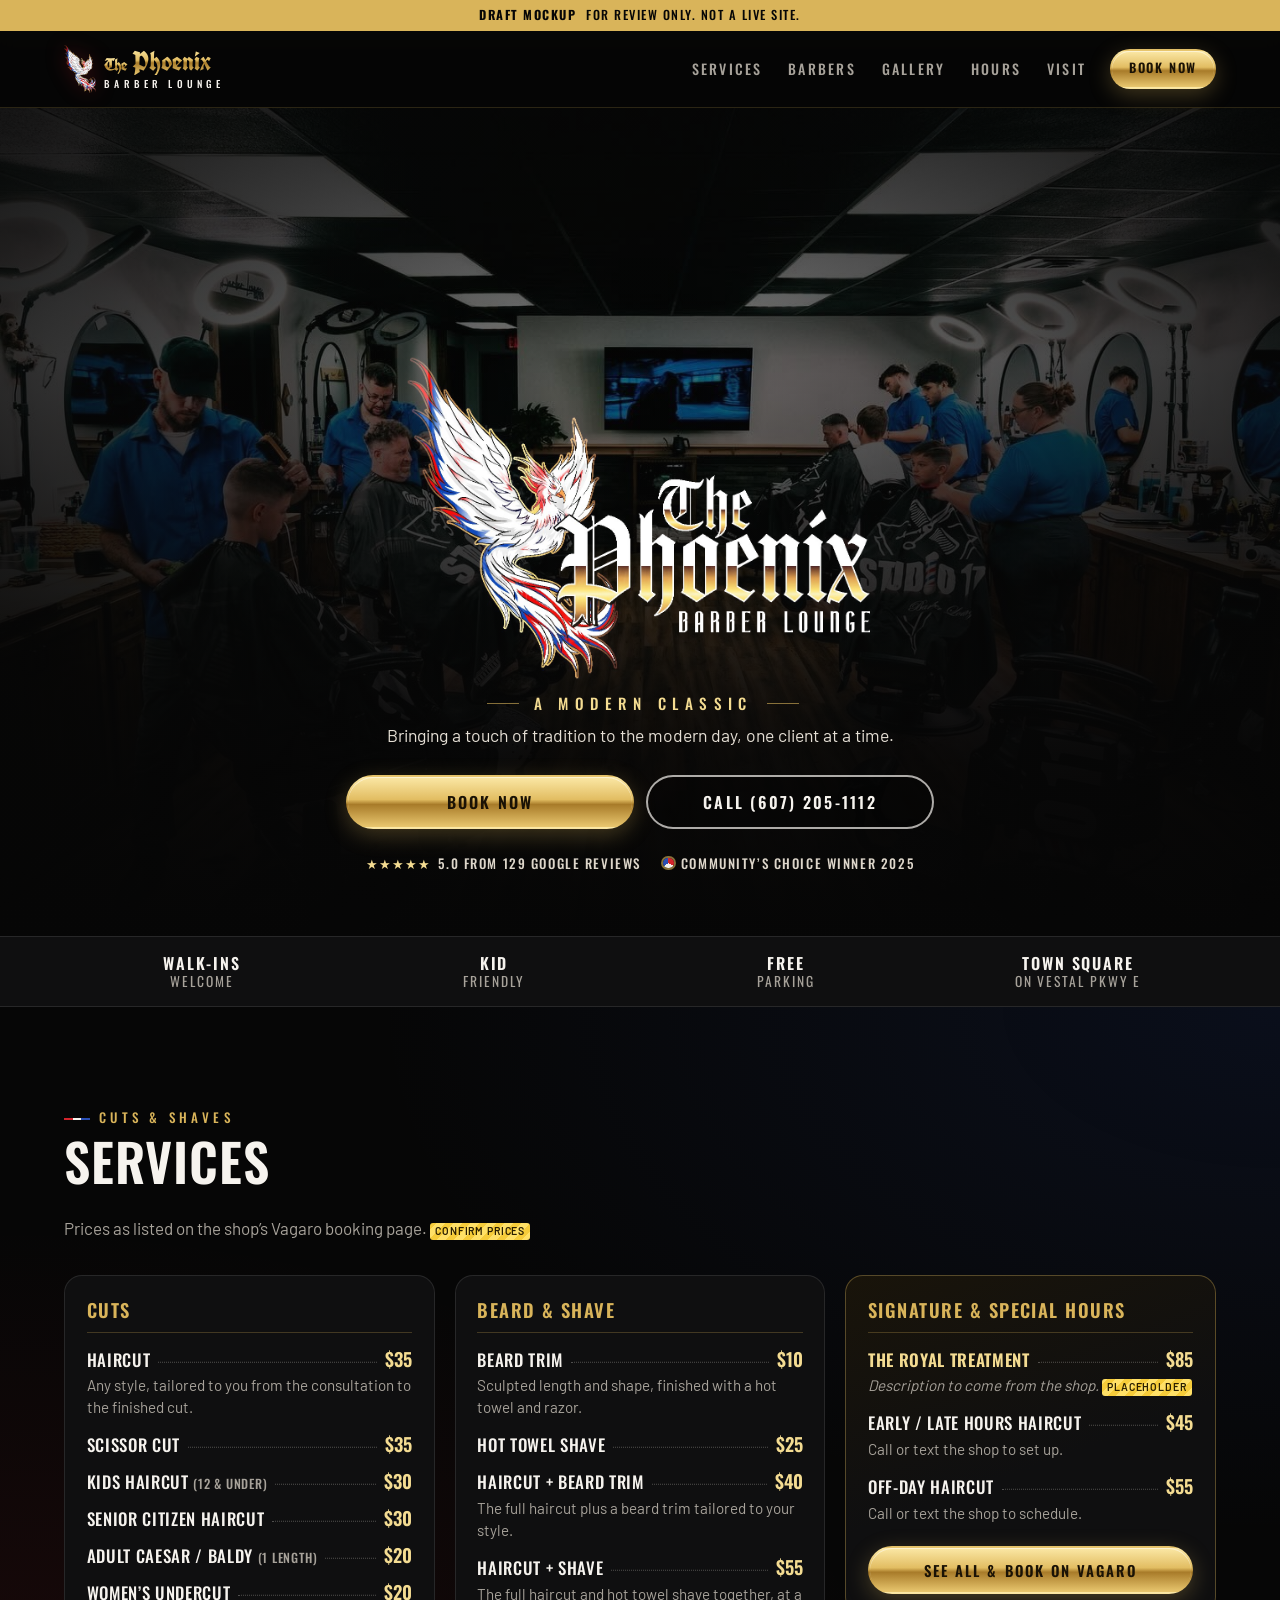
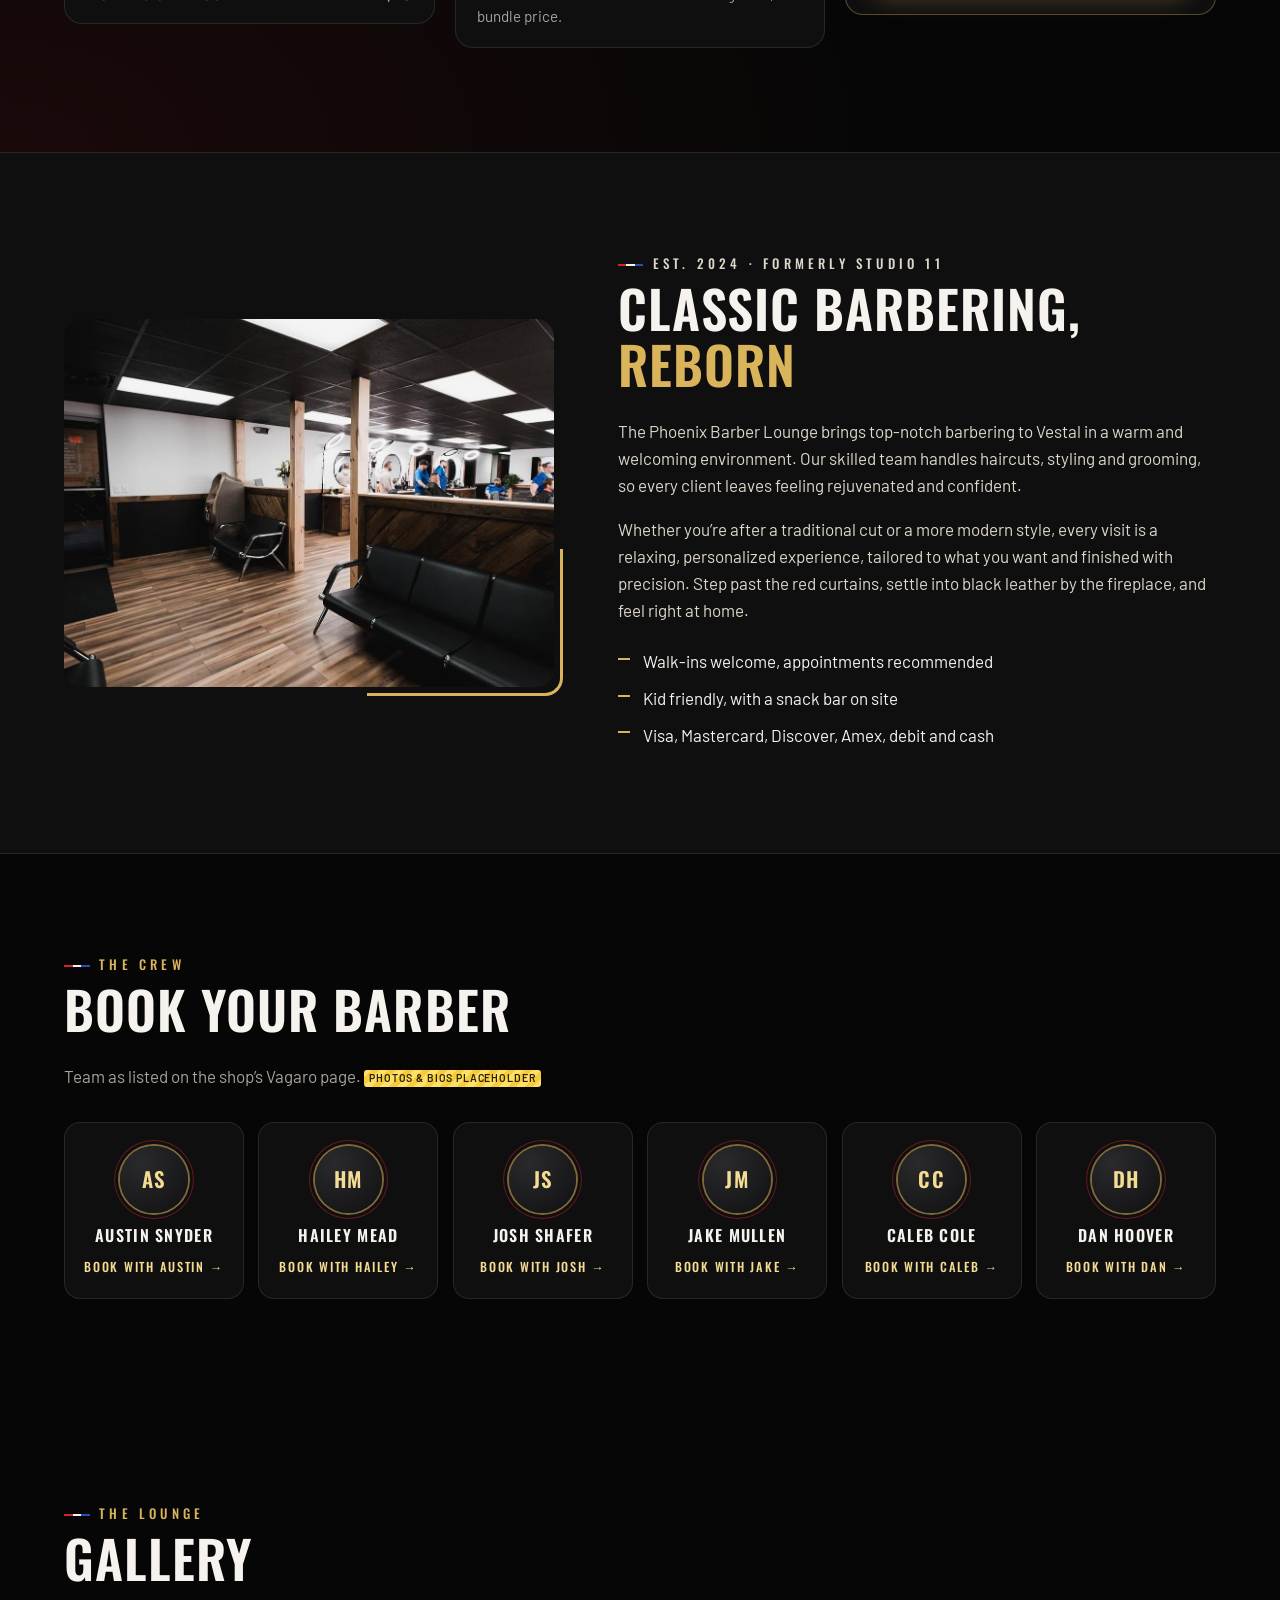
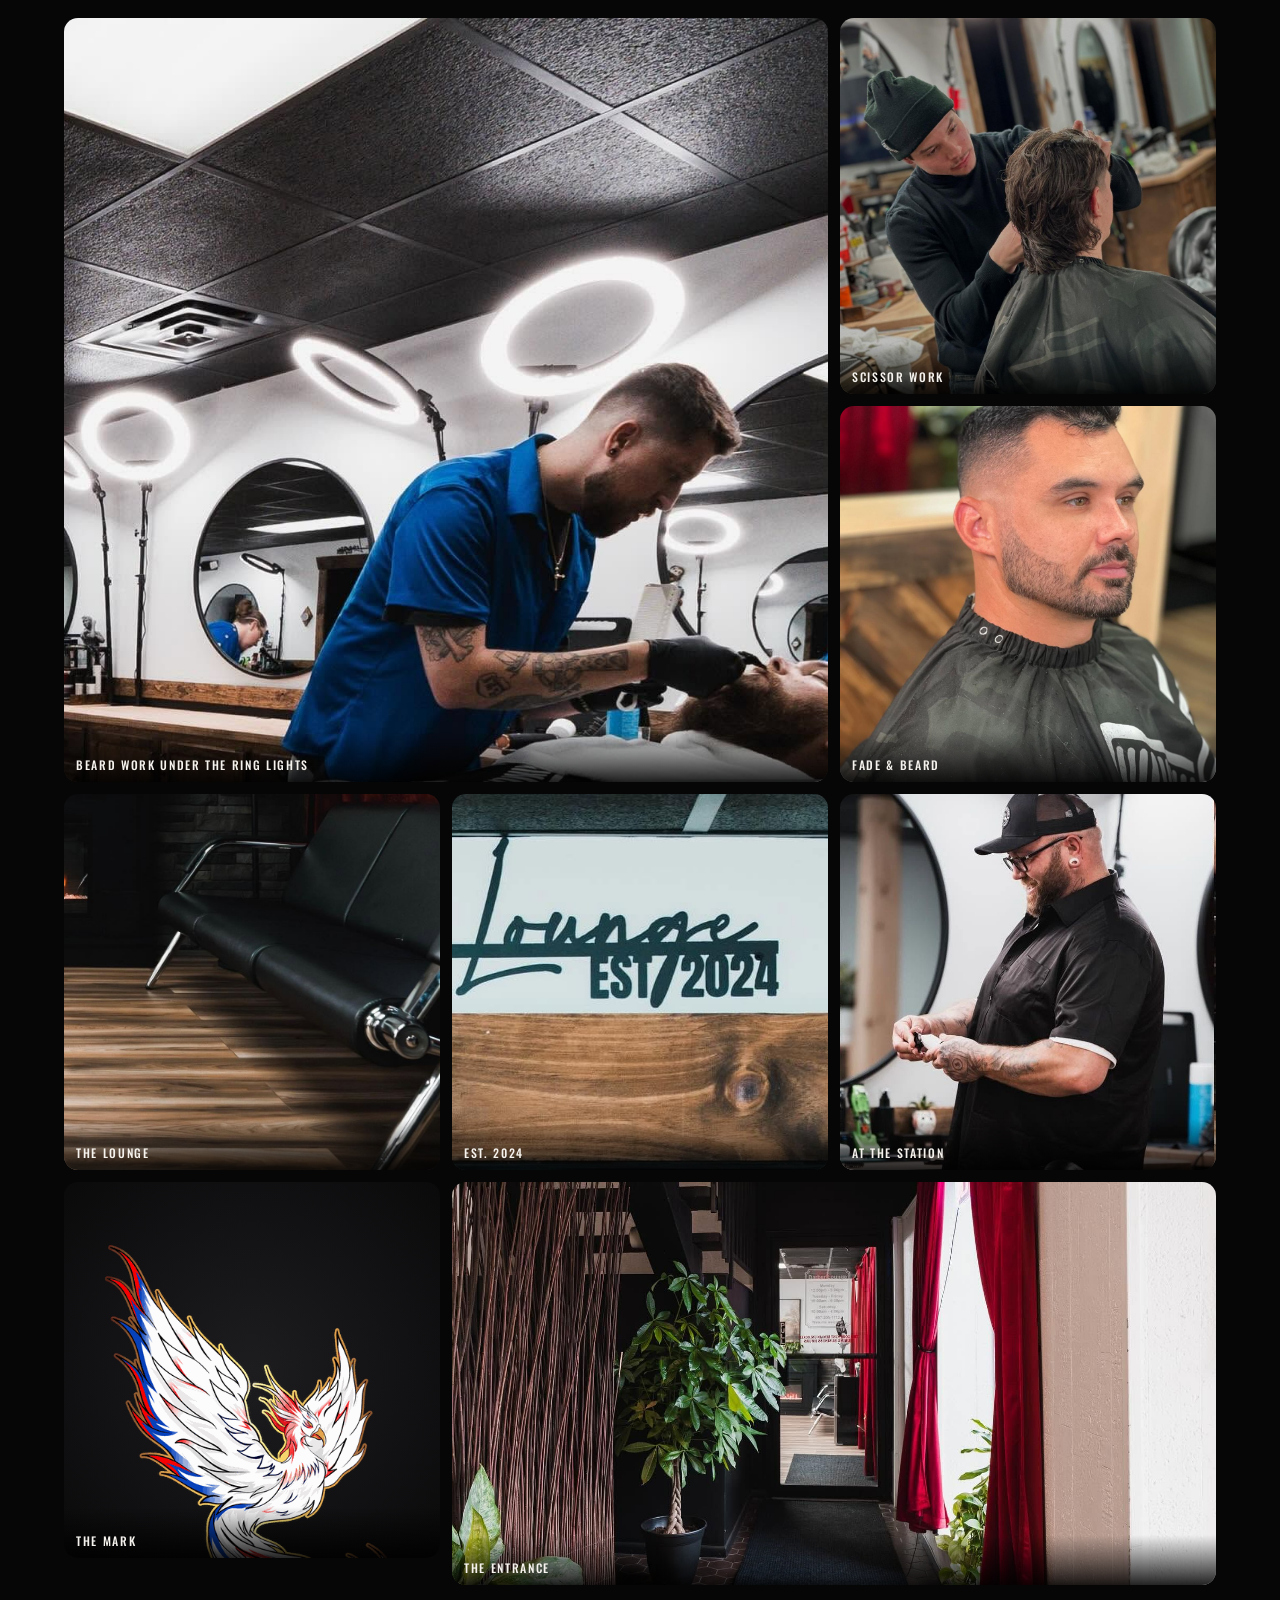
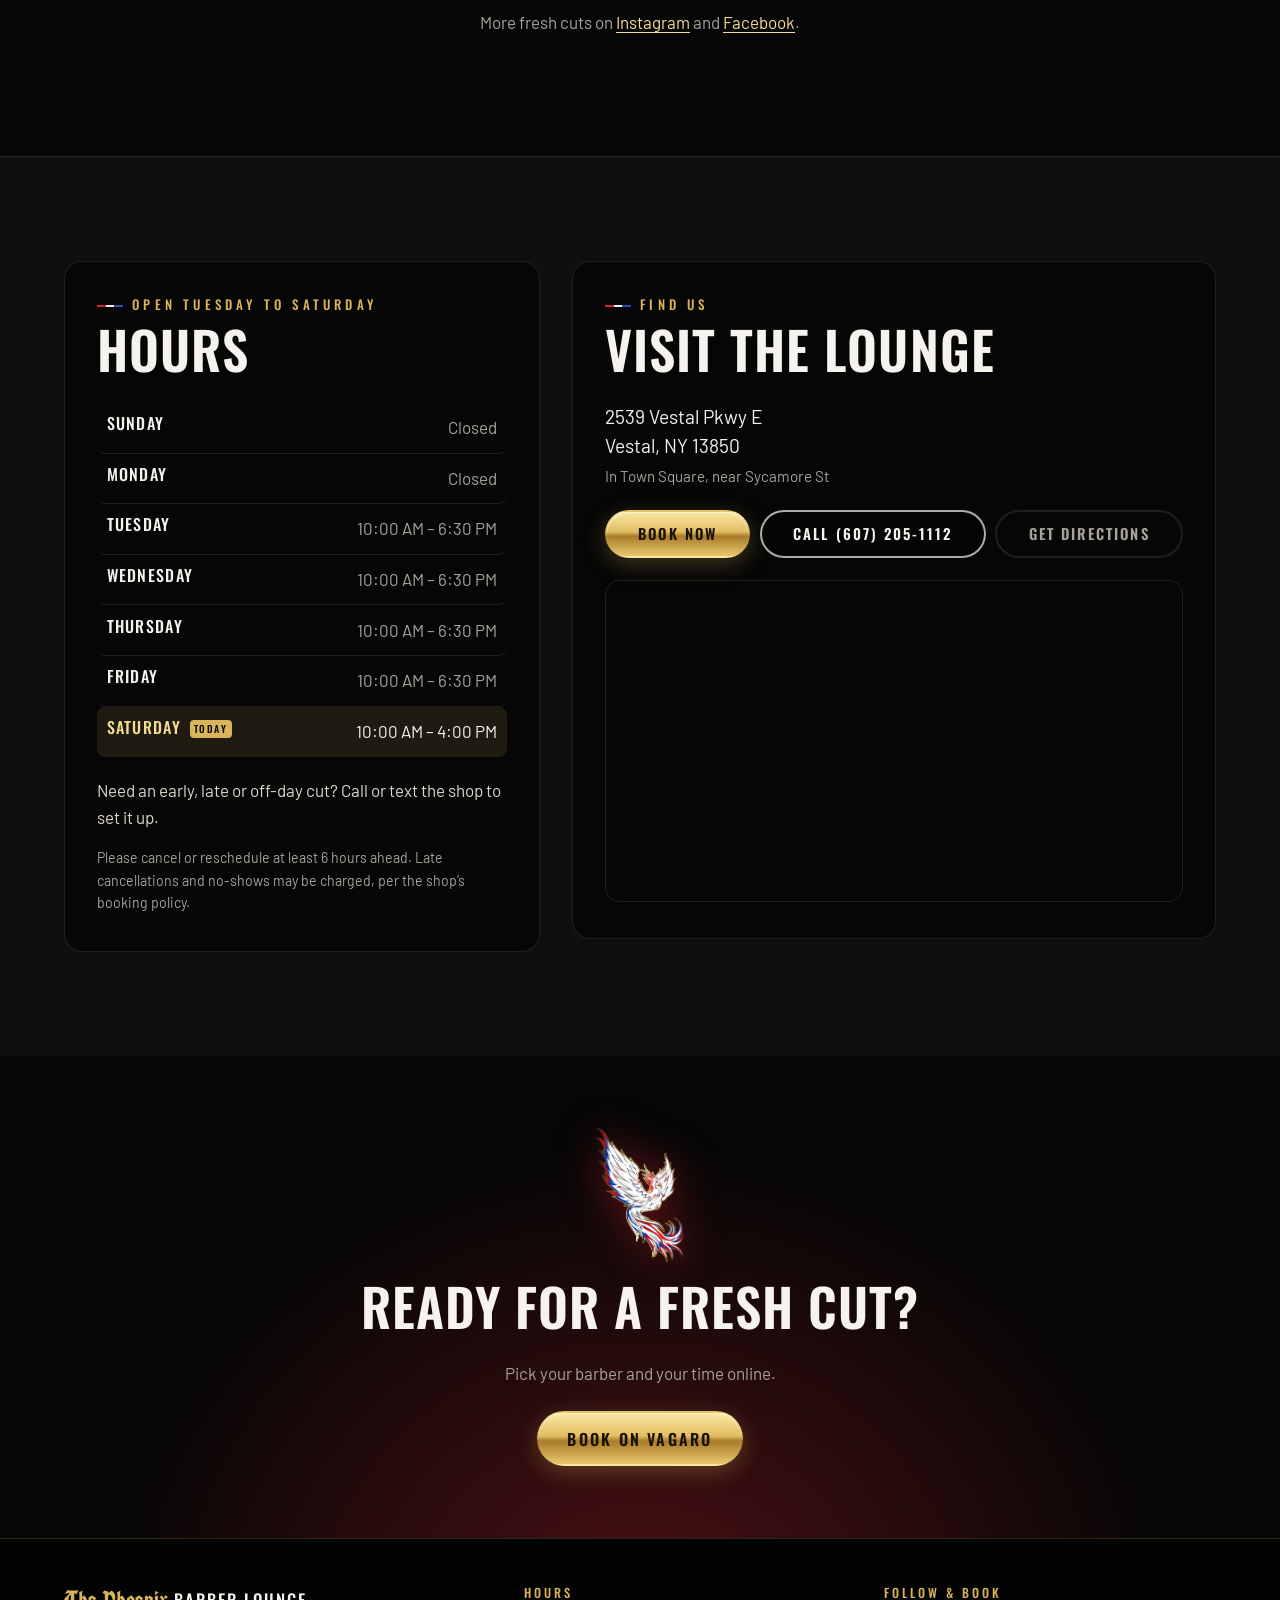
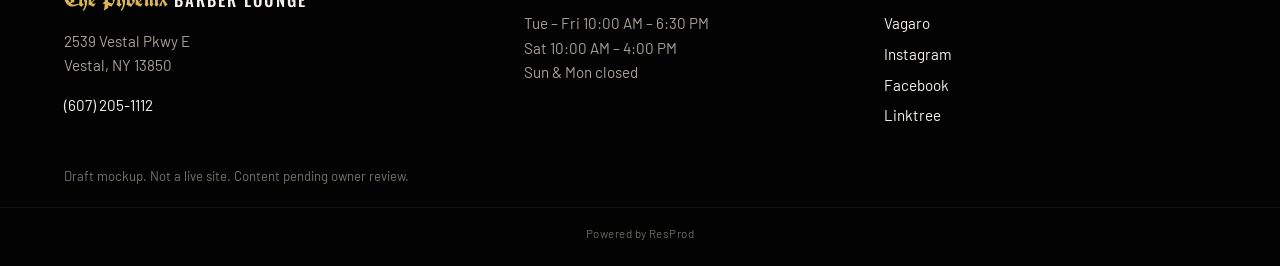
<file: phoenix-barber-site/index.html>
<!DOCTYPE html>
<html lang="en">
<head>
  <meta charset="UTF-8">
  <meta name="viewport" content="width=device-width, initial-scale=1, viewport-fit=cover">
  <meta name="robots" content="noindex, nofollow">
  <title>The Phoenix Barber Lounge | Barber Shop in Vestal, NY | Book Online</title>
  <meta name="description" content="The Phoenix Barber Lounge, 2539 Vestal Pkwy E, Vestal, NY. Haircuts, beard trims, hot towel shaves and kids cuts. Walk-ins welcome. Book online or call (607) 205-1112.">
  <meta name="theme-color" content="#060606">
  <link rel="icon" href="images/favicon.png">
  <link rel="preload" href="fonts/oswald-latin-variable.woff2" as="font" type="font/woff2" crossorigin>
  <link rel="stylesheet" href="styles.css">
</head>
<body id="top">

  <!--
    ============================================================
    DRAFT MOCKUP for The Phoenix Barber Lounge (not a live site).
    Facts and sources are listed in README.md.
    EDIT HOURS in the #hours block only (search for EDIT-HOURS).
    Book Now links all point to: https://www.vagaro.com/thephoenixbarberlounge
    ============================================================
  -->

  <a class="skip-link" href="#main">Skip to content</a>

  <div class="draft-banner" role="note">
    <strong>Draft mockup</strong> <span>For review only. Not a live site.</span>
  </div>

  <header class="site-header">
    <div class="wrap header-inner">
      <a class="brand" href="#top" aria-label="The Phoenix Barber Lounge, back to top">
        <img class="brand-bird" src="images/phoenix-bird.png" width="394" height="600" alt="">
        <span class="brand-text">
          <span class="brand-word"><span class="brand-the">The</span> <span class="brand-name">Phoenix</span></span>
          <span class="brand-sub">Barber Lounge</span>
        </span>
      </a>
      <nav class="nav" aria-label="Primary">
        <a href="#services">Services</a>
        <a href="#barbers">Barbers</a>
        <a href="#gallery">Gallery</a>
        <a href="#hours">Hours</a>
        <a href="#visit">Visit</a>
      </nav>
      <a class="btn btn-gold header-book" href="https://www.vagaro.com/thephoenixbarberlounge" target="_blank" rel="noopener">Book Now</a>
    </div>
  </header>

  <main id="main">

    <!-- HERO -->
    <section class="hero" aria-labelledby="hero-title">
      <img class="hero-bg" src="images/hero-shop-floor.jpg" width="1440" height="1015"
           alt="The barber floor at The Phoenix Barber Lounge: black leather chairs, wood floors, ring-light mirrors and the team at work">
      <div class="hero-shade" aria-hidden="true"></div>
      <div class="wrap hero-inner">
        <img class="hero-logo" src="images/logo-phoenix-barber-lounge.jpg" width="1145" height="800"
             alt="The Phoenix Barber Lounge logo: a red, white and blue phoenix beside gold blackletter lettering">
        <h1 id="hero-title" class="visually-hidden">The Phoenix Barber Lounge, Vestal NY</h1>
        <p class="hero-motto">A Modern Classic</p>
        <p class="hero-tagline">Bringing a touch of tradition to the modern day, one client at a time.</p>
        <div class="hero-actions">
          <a class="btn btn-gold btn-lg" href="https://www.vagaro.com/thephoenixbarberlounge" target="_blank" rel="noopener">Book Now</a>
          <a class="btn btn-outline btn-lg" href="tel:+16072051112">Call (607) 205-1112</a>
        </div>
        <ul class="hero-proof">
          <li><span class="stars" aria-hidden="true">★★★★★</span> 5.0 from 129 Google reviews</li>
          <li><span class="award-dot" aria-hidden="true"></span> Community’s Choice Winner 2025</li>
        </ul>
      </div>
    </section>

    <!-- QUICK FACTS -->
    <section class="facts" aria-label="Good to know">
      <ul class="wrap facts-row">
        <li><strong>Walk-ins</strong> welcome</li>
        <li><strong>Kid</strong> friendly</li>
        <li><strong>Free</strong> parking</li>
        <li><strong>Town Square</strong> on Vestal Pkwy E</li>
      </ul>
    </section>

    <!-- SERVICES -->
    <section class="section services" id="services" aria-labelledby="services-title">
      <div class="wrap">
        <p class="eyebrow">Cuts &amp; Shaves</p>
        <h2 id="services-title">Services</h2>
        <p class="section-lead">Prices as listed on the shop’s Vagaro booking page. <span class="ph">Confirm prices</span></p>

        <div class="menu-grid">
          <div class="menu-group">
            <h3>Cuts</h3>
            <ul class="menu">
              <li>
                <div class="menu-line"><span class="menu-name">Haircut</span><span class="menu-dots" aria-hidden="true"></span><span class="menu-price">$35</span></div>
                <p>Any style, tailored to you from the consultation to the finished cut.</p>
              </li>
              <li>
                <div class="menu-line"><span class="menu-name">Scissor Cut</span><span class="menu-dots" aria-hidden="true"></span><span class="menu-price">$35</span></div>
              </li>
              <li>
                <div class="menu-line"><span class="menu-name">Kids Haircut <small>(12 &amp; under)</small></span><span class="menu-dots" aria-hidden="true"></span><span class="menu-price">$30</span></div>
              </li>
              <li>
                <div class="menu-line"><span class="menu-name">Senior Citizen Haircut</span><span class="menu-dots" aria-hidden="true"></span><span class="menu-price">$30</span></div>
              </li>
              <li>
                <div class="menu-line"><span class="menu-name">Adult Caesar / Baldy <small>(1 length)</small></span><span class="menu-dots" aria-hidden="true"></span><span class="menu-price">$20</span></div>
              </li>
              <li>
                <div class="menu-line"><span class="menu-name">Women’s Undercut</span><span class="menu-dots" aria-hidden="true"></span><span class="menu-price">$20</span></div>
              </li>
            </ul>
          </div>

          <div class="menu-group">
            <h3>Beard &amp; Shave</h3>
            <ul class="menu">
              <li>
                <div class="menu-line"><span class="menu-name">Beard Trim</span><span class="menu-dots" aria-hidden="true"></span><span class="menu-price">$10</span></div>
                <p>Sculpted length and shape, finished with a hot towel and razor.</p>
              </li>
              <li>
                <div class="menu-line"><span class="menu-name">Hot Towel Shave</span><span class="menu-dots" aria-hidden="true"></span><span class="menu-price">$25</span></div>
              </li>
              <li>
                <div class="menu-line"><span class="menu-name">Haircut + Beard Trim</span><span class="menu-dots" aria-hidden="true"></span><span class="menu-price">$40</span></div>
                <p>The full haircut plus a beard trim tailored to your style.</p>
              </li>
              <li>
                <div class="menu-line"><span class="menu-name">Haircut + Shave</span><span class="menu-dots" aria-hidden="true"></span><span class="menu-price">$55</span></div>
                <p>The full haircut and hot towel shave together, at a bundle price.</p>
              </li>
            </ul>
          </div>

          <div class="menu-group menu-feature">
            <h3>Signature &amp; Special Hours</h3>
            <ul class="menu">
              <li class="menu-royal">
                <div class="menu-line"><span class="menu-name">The Royal Treatment</span><span class="menu-dots" aria-hidden="true"></span><span class="menu-price">$85</span></div>
                <p class="ph-inline">Description to come from the shop. <span class="ph">Placeholder</span></p>
              </li>
              <li>
                <div class="menu-line"><span class="menu-name">Early / Late Hours Haircut</span><span class="menu-dots" aria-hidden="true"></span><span class="menu-price">$45</span></div>
                <p>Call or text the shop to set up.</p>
              </li>
              <li>
                <div class="menu-line"><span class="menu-name">Off-Day Haircut</span><span class="menu-dots" aria-hidden="true"></span><span class="menu-price">$55</span></div>
                <p>Call or text the shop to schedule.</p>
              </li>
            </ul>
            <a class="btn btn-gold menu-book" href="https://www.vagaro.com/thephoenixbarberlounge/services" target="_blank" rel="noopener">See all &amp; book on Vagaro</a>
          </div>
        </div>
      </div>
    </section>

    <!-- ABOUT -->
    <section class="section about" id="about" aria-labelledby="about-title">
      <div class="wrap about-split">
        <figure class="about-photo">
          <img src="images/lounge-waiting-area.jpg" width="1440" height="758" loading="lazy"
               alt="The lounge: black leather bench seating, wood floors and the barber floor beyond">
        </figure>
        <div class="about-copy">
          <p class="eyebrow">Est. 2024 · Formerly Studio 11</p>
          <h2 id="about-title">Classic barbering, <span class="accent">reborn</span></h2>
          <p>
            The Phoenix Barber Lounge brings top-notch barbering to Vestal in a warm and
            welcoming environment. Our skilled team handles haircuts, styling and grooming, so every client
            leaves feeling rejuvenated and confident.
          </p>
          <p>
            Whether you’re after a traditional cut or a more modern style, every visit is a relaxing,
            personalized experience, tailored to what you want and finished with precision. Step past the red
            curtains, settle into black leather by the fireplace, and feel right at home.
          </p>
          <ul class="about-points">
            <li>Walk-ins welcome, appointments recommended</li>
            <li>Kid friendly, with a snack bar on site</li>
            <li>Visa, Mastercard, Discover, Amex, debit and cash</li>
          </ul>
        </div>
      </div>
    </section>

    <!-- BARBERS -->
    <section class="section barbers" id="barbers" aria-labelledby="barbers-title">
      <div class="wrap">
        <p class="eyebrow">The Crew</p>
        <h2 id="barbers-title">Book your barber</h2>
        <p class="section-lead">Team as listed on the shop’s Vagaro page. <span class="ph">Photos &amp; bios placeholder</span></p>
        <ul class="barber-grid">
          <li class="barber"><span class="monogram" aria-hidden="true">AS</span><h3>Austin Snyder</h3><a href="https://www.vagaro.com/thephoenixbarberlounge/staff" target="_blank" rel="noopener">Book with Austin</a></li>
          <li class="barber"><span class="monogram" aria-hidden="true">HM</span><h3>Hailey Mead</h3><a href="https://www.vagaro.com/thephoenixbarberlounge/staff" target="_blank" rel="noopener">Book with Hailey</a></li>
          <li class="barber"><span class="monogram" aria-hidden="true">JS</span><h3>Josh Shafer</h3><a href="https://www.vagaro.com/thephoenixbarberlounge/staff" target="_blank" rel="noopener">Book with Josh</a></li>
          <li class="barber"><span class="monogram" aria-hidden="true">JM</span><h3>Jake Mullen</h3><a href="https://www.vagaro.com/thephoenixbarberlounge/staff" target="_blank" rel="noopener">Book with Jake</a></li>
          <li class="barber"><span class="monogram" aria-hidden="true">CC</span><h3>Caleb Cole</h3><a href="https://www.vagaro.com/thephoenixbarberlounge/staff" target="_blank" rel="noopener">Book with Caleb</a></li>
          <li class="barber"><span class="monogram" aria-hidden="true">DH</span><h3>Dan Hoover</h3><a href="https://www.vagaro.com/thephoenixbarberlounge/staff" target="_blank" rel="noopener">Book with Dan</a></li>
        </ul>
      </div>
    </section>

    <!-- GALLERY -->
    <section class="section gallery" id="gallery" aria-labelledby="gallery-title">
      <div class="wrap">
        <p class="eyebrow">The Lounge</p>
        <h2 id="gallery-title">Gallery</h2>
        <ul class="gallery-grid">
          <li class="g-wide">
            <figure>
              <img src="images/beard-trim-ring-lights.jpg" width="1264" height="956" loading="lazy" alt="A barber detailing a beard under the ring-light mirrors">
              <figcaption>Beard work under the ring lights</figcaption>
            </figure>
          </li>
          <li>
            <figure>
              <img src="images/mullet-scissor-cut.jpg" width="1120" height="1400" loading="lazy" alt="A barber shaping a longer scissor cut, client seen from behind">
              <figcaption>Scissor work</figcaption>
            </figure>
          </li>
          <li>
            <figure>
              <img src="images/fade-and-beard.jpg" width="1120" height="1400" loading="lazy" alt="Finished skin fade with a shaped beard, from the shop’s portfolio">
              <figcaption>Fade &amp; beard</figcaption>
            </figure>
          </li>
          <li>
            <figure>
              <img src="images/fireplace-leather-bench.jpg" width="1298" height="888" loading="lazy" alt="Black leather bench beside the lounge fireplace">
              <figcaption>The lounge</figcaption>
            </figure>
          </li>
          <li>
            <figure>
              <img src="images/est-2024-sign.jpg" width="780" height="500" loading="lazy" alt="Shop sign reading Lounge, Est. 2024, over a wood beam">
              <figcaption>Est. 2024</figcaption>
            </figure>
          </li>
          <li>
            <figure>
              <img src="images/barber-at-station.jpg" width="700" height="866" loading="lazy" alt="A barber at his station in front of a round mirror">
              <figcaption>At the station</figcaption>
            </figure>
          </li>
          <li>
            <figure class="g-logo">
              <img src="images/phoenix-bird.png" width="394" height="600" loading="lazy" alt="The Phoenix mark: a red, white and blue phoenix">
              <figcaption>The mark</figcaption>
            </figure>
          </li>
          <li class="g-wide2">
            <figure>
              <img src="images/entrance-red-curtains.jpg" width="1440" height="760" loading="lazy" alt="The entrance hall with plants and red curtains">
              <figcaption>The entrance</figcaption>
            </figure>
          </li>
        </ul>
        <p class="gallery-more">
          More fresh cuts on
          <a href="https://instagram.com/ThePhoenixBarberLounge" target="_blank" rel="noopener">Instagram</a>
          and
          <a href="https://www.facebook.com/profile.php?id=61556843817363" target="_blank" rel="noopener">Facebook</a>.
        </p>
      </div>
    </section>

    <!-- HOURS + VISIT -->
    <section class="section visit" id="visit" aria-labelledby="visit-title">
      <div class="wrap visit-split">
        <!-- EDIT-HOURS: change hours in this block only. -->
        <div class="hours-card" id="hours">
          <p class="eyebrow">Open Tuesday to Saturday</p>
          <h2 id="visit-title">Hours</h2>
          <dl class="hours-list">
            <div data-day="0"><dt>Sunday</dt><dd>Closed</dd></div>
            <div data-day="1"><dt>Monday</dt><dd>Closed</dd></div>
            <div data-day="2"><dt>Tuesday</dt><dd>10:00 AM – 6:30 PM</dd></div>
            <div data-day="3"><dt>Wednesday</dt><dd>10:00 AM – 6:30 PM</dd></div>
            <div data-day="4"><dt>Thursday</dt><dd>10:00 AM – 6:30 PM</dd></div>
            <div data-day="5"><dt>Friday</dt><dd>10:00 AM – 6:30 PM</dd></div>
            <div data-day="6"><dt>Saturday</dt><dd>10:00 AM – 4:00 PM</dd></div>
          </dl>
          <p class="hours-note">Need an early, late or off-day cut? Call or text the shop to set it up.</p>
          <p class="hours-note small">Please cancel or reschedule at least 6 hours ahead. Late cancellations and no-shows may be charged, per the shop’s booking policy.</p>
        </div>

        <div class="visit-card">
          <p class="eyebrow">Find us</p>
          <h2>Visit the lounge</h2>
          <address>
            2539 Vestal Pkwy E<br>
            Vestal, NY 13850<br>
            <span class="muted">In Town Square, near Sycamore St</span>
          </address>
          <div class="visit-actions">
            <a class="btn btn-gold" href="https://www.vagaro.com/thephoenixbarberlounge" target="_blank" rel="noopener">Book Now</a>
            <a class="btn btn-outline" href="tel:+16072051112">Call (607) 205-1112</a>
            <a class="btn btn-ghost" href="https://www.google.com/maps/dir/?api=1&amp;destination=The+Phoenix+Barber+Lounge,+2539+Vestal+Pkwy+E,+Vestal,+NY+13850" target="_blank" rel="noopener">Get directions</a>
          </div>
          <div class="map-wrap">
            <iframe class="map"
              title="Map of The Phoenix Barber Lounge at 2539 Vestal Pkwy E, Vestal, NY"
              src="https://www.google.com/maps?q=The+Phoenix+Barber+Lounge,+2539+Vestal+Pkwy+E,+Vestal,+NY+13850&amp;output=embed"
              loading="lazy" referrerpolicy="no-referrer-when-downgrade" allowfullscreen></iframe>
          </div>
        </div>
      </div>
    </section>

    <!-- CTA -->
    <section class="cta" aria-labelledby="cta-title">
      <div class="wrap cta-inner">
        <img class="cta-bird" src="images/phoenix-bird.png" width="394" height="600" alt="" loading="lazy">
        <h2 id="cta-title">Ready for a fresh cut?</h2>
        <p>Pick your barber and your time online.</p>
        <a class="btn btn-gold btn-lg" href="https://www.vagaro.com/thephoenixbarberlounge" target="_blank" rel="noopener">Book on Vagaro</a>
      </div>
    </section>

  </main>

  <footer class="site-footer">
    <div class="wrap footer-grid">
      <div>
        <p class="footer-name"><span class="blackletter">The Phoenix</span> Barber Lounge</p>
        <p>2539 Vestal Pkwy E<br>Vestal, NY 13850</p>
        <p><a href="tel:+16072051112">(607) 205-1112</a></p>
      </div>
      <div>
        <p class="footer-label">Hours</p>
        <p>Tue – Fri 10:00 AM – 6:30 PM<br>Sat 10:00 AM – 4:00 PM<br>Sun &amp; Mon closed</p>
      </div>
      <div>
        <p class="footer-label">Follow &amp; book</p>
        <ul class="footer-links">
          <li><a href="https://www.vagaro.com/thephoenixbarberlounge" target="_blank" rel="noopener">Vagaro</a></li>
          <li><a href="https://instagram.com/ThePhoenixBarberLounge" target="_blank" rel="noopener">Instagram</a></li>
          <li><a href="https://www.facebook.com/profile.php?id=61556843817363" target="_blank" rel="noopener">Facebook</a></li>
          <li><a href="https://linktr.ee/ThePhoenixBarberLounge" target="_blank" rel="noopener">Linktree</a></li>
        </ul>
      </div>
    </div>
    <p class="wrap draft-note">Draft mockup. Not a live site. Content pending owner review.</p>
    <p class="footer-credit">Powered by ResProd</p>
  </footer>

  <div class="action-bar" role="region" aria-label="Book or call">
    <a class="btn btn-gold" href="https://www.vagaro.com/thephoenixbarberlounge" target="_blank" rel="noopener">Book Now</a>
    <a class="btn btn-outline" href="tel:+16072051112">Call</a>
  </div>

  <script>
    // Highlight today's row in the hours list.
    (function () {
      var row = document.querySelector('.hours-list [data-day="' + new Date().getDay() + '"]');
      if (row) row.classList.add('is-today');
    })();
  </script>
</body>
</html>
</file>
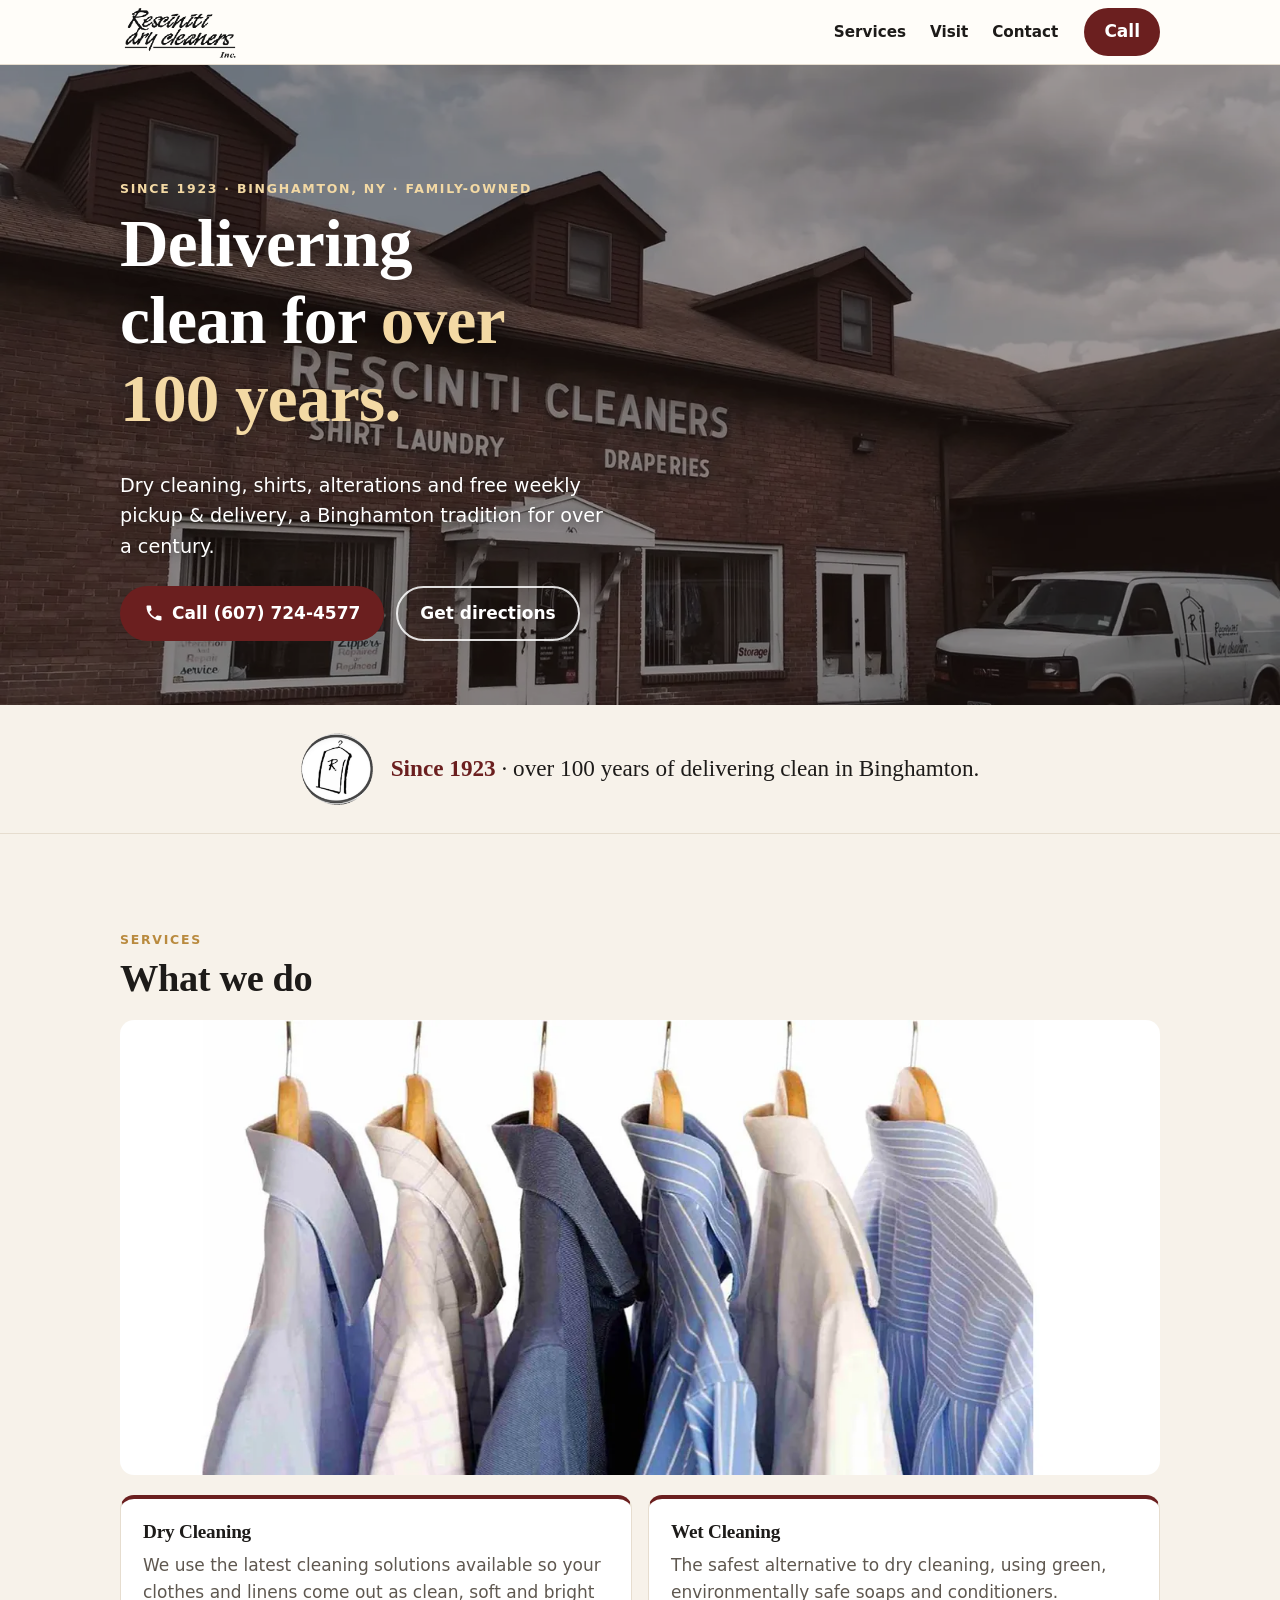
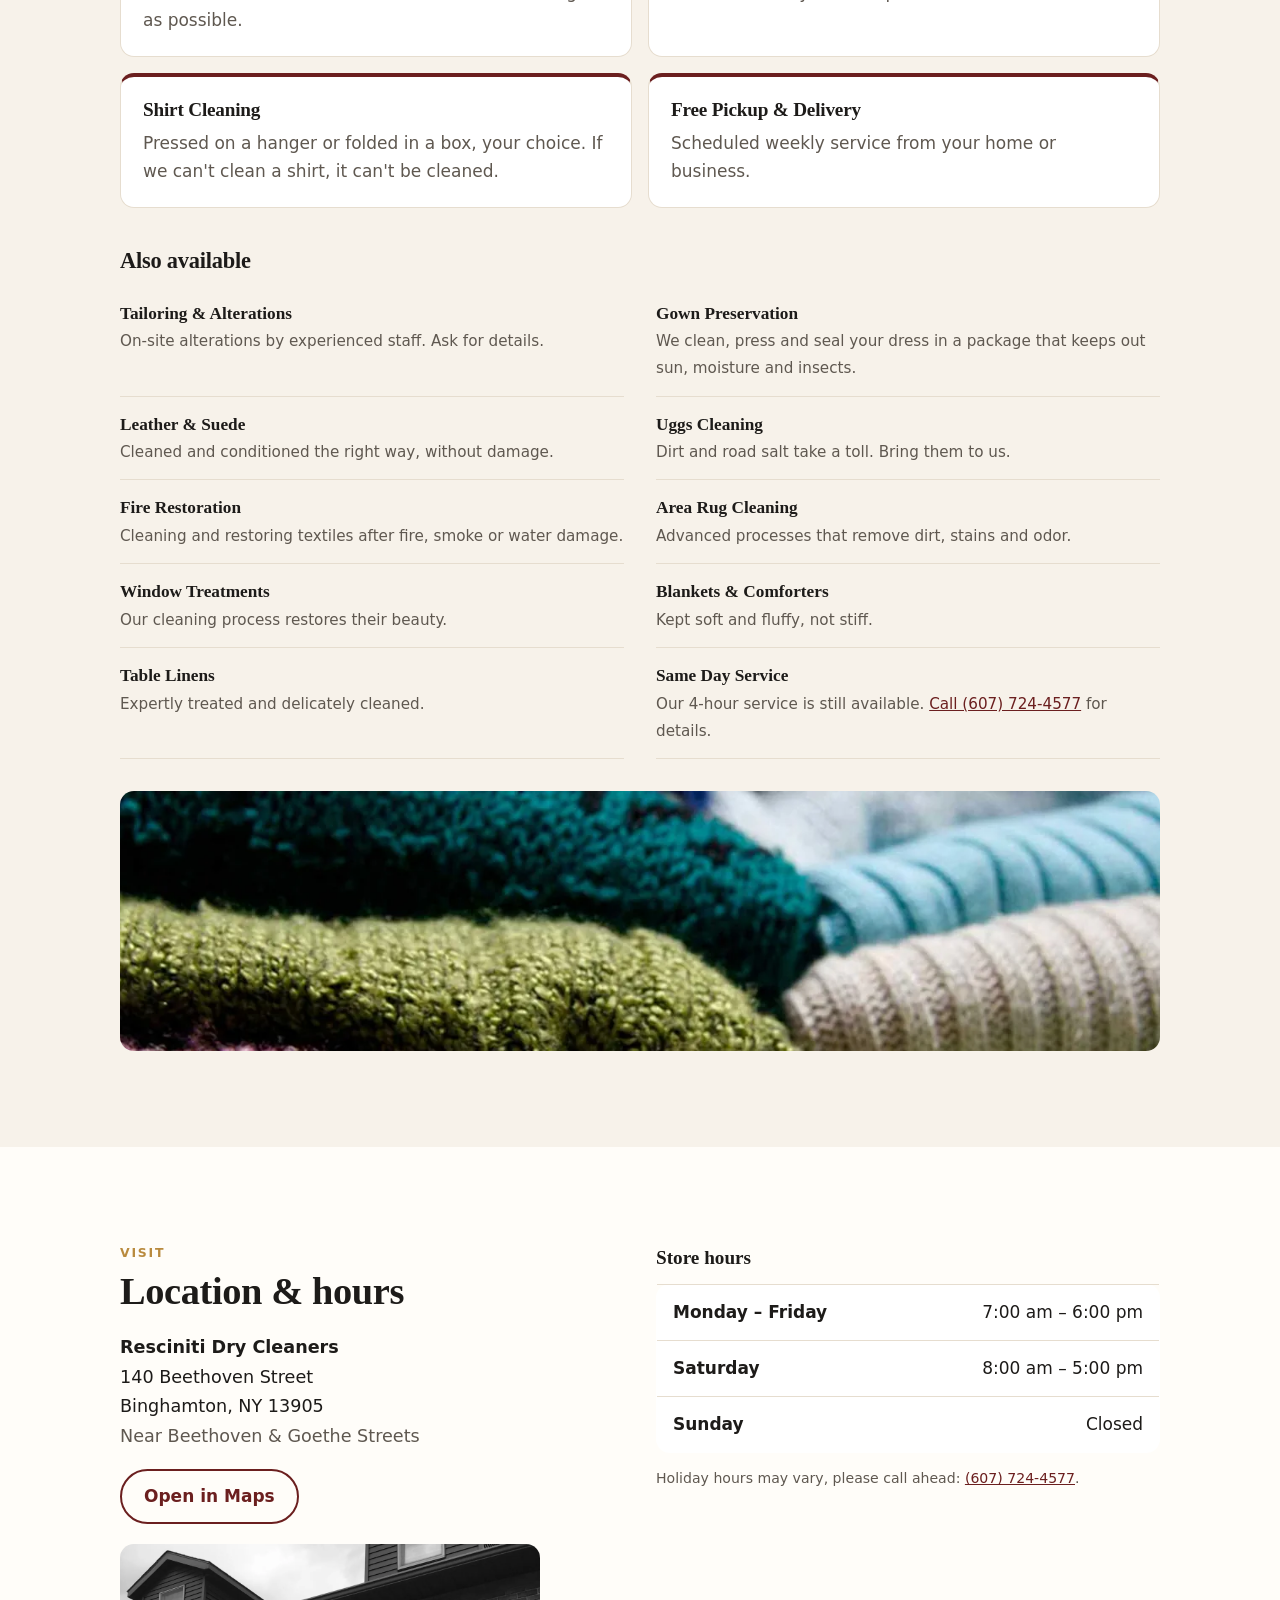
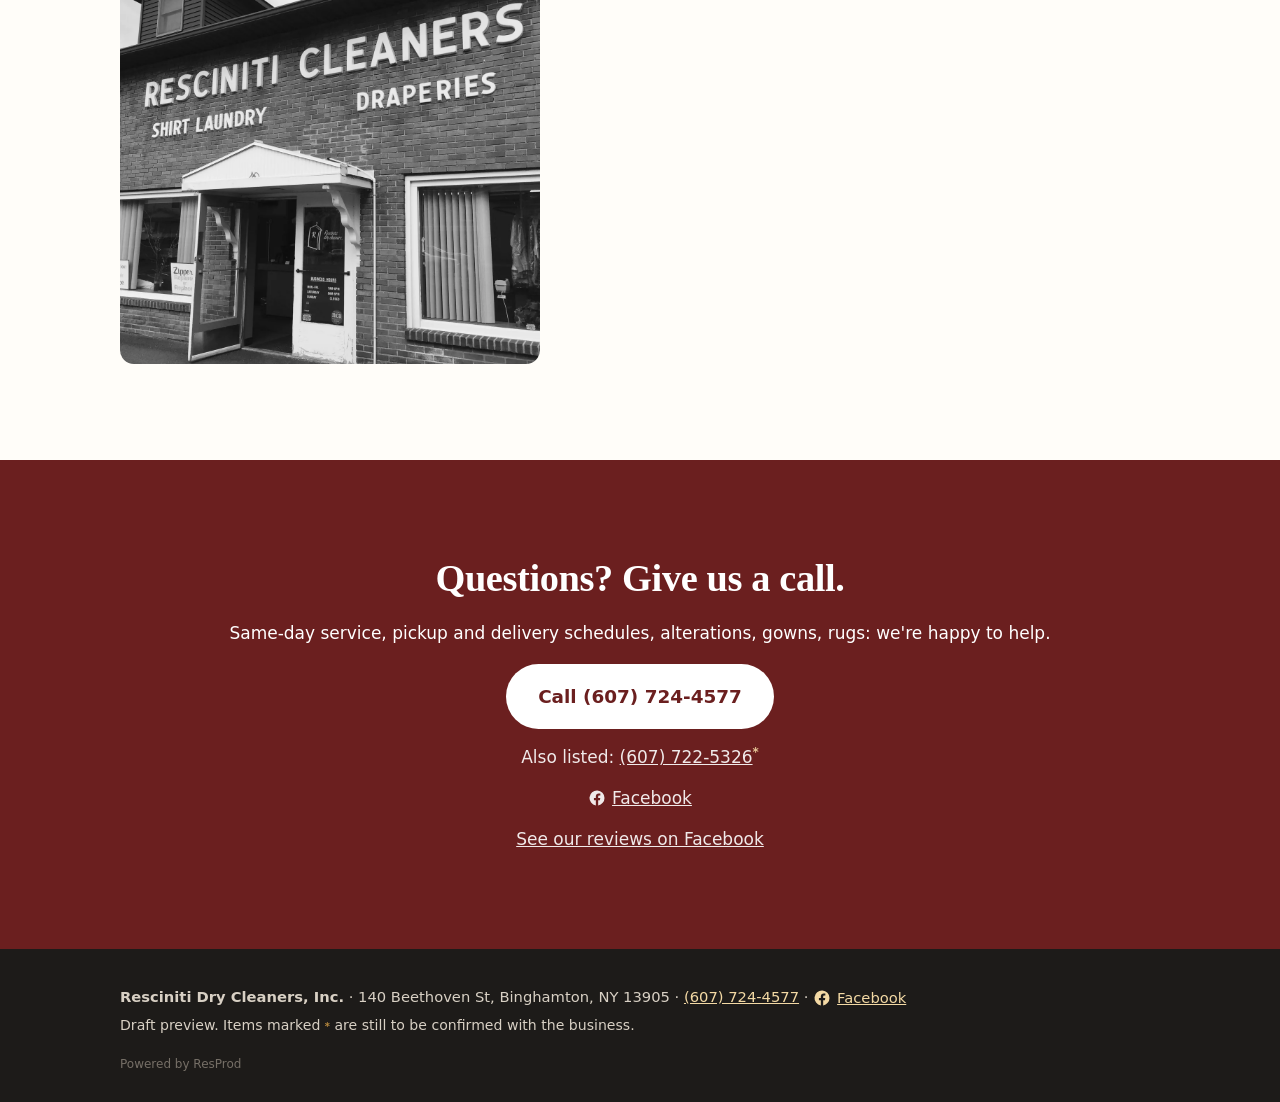
<file: resciniti-dry-cleaners/index.html>
<!doctype html>
<html lang="en">
<head>
<meta charset="utf-8">
<meta name="viewport" content="width=device-width, initial-scale=1">
<meta name="robots" content="noindex, nofollow">
<title>Resciniti Dry Cleaners · Binghamton, NY · Delivering clean for over 100 years</title>
<meta name="description" content="Family-owned dry cleaners on Beethoven Street in Binghamton, NY. Dry cleaning, wet cleaning, shirts, alterations, free pickup and delivery, and same-day service.">
<meta name="theme-color" content="#6b1f1f">
<link rel="icon" href="images/favicon.png" type="image/png">
<link rel="preload" as="image" href="images/hero-storefront-800.webp" imagesrcset="images/hero-storefront-800.webp 800w, images/hero-storefront.webp 1600w" imagesizes="100vw">
<link rel="stylesheet" href="styles.css">
</head>
<body>
<a class="skip" href="#main">Skip to content</a>

<header class="topbar">
  <div class="wrap topbar-in">
    <a href="#top" class="brand" aria-label="Resciniti Dry Cleaners, back to top">
      <img src="images/logo-resciniti-dry-cleaners.png" alt="Resciniti Dry Cleaners Inc." width="200" height="100">
    </a>
    <nav aria-label="Main">
      <ul>
        <li><a href="#services">Services</a></li>
        <li><a href="#visit">Visit</a></li>
        <li><a href="#contact">Contact</a></li>
      </ul>
    </nav>
    <a class="btn btn-call btn-sm" href="tel:+16077244577">Call</a>
  </div>
</header>

<main id="main">
  <section class="hero" id="top">
    <picture>
      <img src="images/hero-storefront.webp" srcset="images/hero-storefront-800.webp 800w, images/hero-storefront.webp 1600w" sizes="100vw" alt="The brick Resciniti Cleaners building on Beethoven Street, with the white Resciniti delivery van parked out front" width="1600" height="1016" fetchpriority="high">
    </picture>
    <div class="hero-copy wrap">
      <p class="eyebrow">Since 1923 · Binghamton, NY · Family-owned</p>
      <h1>Delivering clean for <span>over 100 years.</span></h1>
      <p class="lede">Dry cleaning, shirts, alterations and free weekly pickup &amp; delivery, a Binghamton tradition for over a century.</p>
      <div class="cta">
        <a class="btn btn-call" href="tel:+16077244577"><svg aria-hidden="true" viewBox="0 0 24 24" width="20" height="20"><path fill="currentColor" d="M6.6 10.8a15.1 15.1 0 0 0 6.6 6.6l2.2-2.2c.3-.3.7-.4 1-.2 1.1.4 2.3.6 3.6.6.6 0 1 .4 1 1V20c0 .6-.4 1-1 1A17 17 0 0 1 3 4c0-.6.4-1 1-1h3.5c.6 0 1 .4 1 1 0 1.3.2 2.5.6 3.6.1.3 0 .7-.2 1z"/></svg>Call (607) 724-4577</a>
        <a class="btn btn-ghost" href="https://www.google.com/maps/dir/?api=1&amp;destination=140+Beethoven+St,+Binghamton,+NY+13905" target="_blank" rel="noopener">Get directions</a>
      </div>
    </div>
  </section>

  <section class="heritage" aria-label="Over 100 years in business">
    <div class="wrap heritage-in">
      <img src="images/badge-r-garment-bag.png" alt="" width="256" height="256" loading="lazy">
      <p><strong>Since 1923</strong> · over 100 years of delivering clean in Binghamton.</p>
    </div>
  </section>

  <section class="services" id="services" aria-labelledby="services-h">
    <div class="wrap">
      <p class="eyebrow">Services</p>
      <h2 id="services-h">What we do</h2>
      <figure class="band"><img src="images/shirts-on-hangers.webp" alt="Freshly pressed dress shirts on wooden hangers" width="1600" height="583" loading="lazy"></figure>
      <div class="cards two">
        <article class="card primary"><h3>Dry Cleaning</h3><p>We use the latest cleaning solutions available so your clothes and linens come out as clean, soft and bright as possible.</p></article>
        <article class="card primary"><h3>Wet Cleaning</h3><p>The safest alternative to dry cleaning, using green, environmentally safe soaps and conditioners.</p></article>
        <article class="card primary"><h3>Shirt Cleaning</h3><p>Pressed on a hanger or folded in a box, your choice. If we can't clean a shirt, it can't be cleaned.</p></article>
        <article class="card primary"><h3>Free Pickup &amp; Delivery</h3><p>Scheduled weekly service from your home or business.</p></article>
      </div>

      <h3 class="sub">Also available</h3>
      <ul class="svc-list">
        <li><strong>Tailoring &amp; Alterations</strong><span>On-site alterations by experienced staff. Ask for details.</span></li>
        <li><strong>Gown Preservation</strong><span>We clean, press and seal your dress in a package that keeps out sun, moisture and insects.</span></li>
        <li><strong>Leather &amp; Suede</strong><span>Cleaned and conditioned the right way, without damage.</span></li>
        <li><strong>Uggs Cleaning</strong><span>Dirt and road salt take a toll. Bring them to us.</span></li>
        <li><strong>Fire Restoration</strong><span>Cleaning and restoring textiles after fire, smoke or water damage.</span></li>
        <li><strong>Area Rug Cleaning</strong><span>Advanced processes that remove dirt, stains and odor.</span></li>
        <li><strong>Window Treatments</strong><span>Our cleaning process restores their beauty.</span></li>
        <li><strong>Blankets &amp; Comforters</strong><span>Kept soft and fluffy, not stiff.</span></li>
        <li><strong>Table Linens</strong><span>Expertly treated and delicately cleaned.</span></li>
        <li><strong>Same Day Service</strong><span>Our 4-hour service is still available. <a href="tel:+16077244577">Call (607) 724-4577</a> for details.</span></li>
      </ul>
      <figure class="band slim"><img src="images/sweaters-folded.webp" alt="A stack of folded wool sweaters" width="1600" height="308" loading="lazy"></figure>
    </div>
  </section>

  <section class="visit" id="visit" aria-labelledby="visit-h">
    <div class="wrap visit-grid">
      <div>
        <p class="eyebrow">Visit</p>
        <h2 id="visit-h">Location &amp; hours</h2>
        <address>
          <strong>Resciniti Dry Cleaners</strong><br>
          140 Beethoven Street<br>
          Binghamton, NY 13905<br>
          <span class="muted">Near Beethoven &amp; Goethe Streets</span>
        </address>
        <p><a class="btn btn-ghost dark" href="https://www.google.com/maps/dir/?api=1&amp;destination=140+Beethoven+St,+Binghamton,+NY+13905" target="_blank" rel="noopener">Open in Maps</a></p>
        <figure class="sign-photo"><img src="images/storefront-sign-draperies.webp" alt="The Resciniti Cleaners sign above the front door, with Shirt Laundry and Draperies lettering" width="1200" height="1200" loading="lazy"></figure>
      </div>
      <div>
        <table class="hours">
          <caption>Store hours</caption>
          <tbody>
            <tr><th scope="row">Monday – Friday</th><td>7:00 am – 6:00 pm</td></tr>
            <tr><th scope="row">Saturday</th><td>8:00 am – 5:00 pm</td></tr>
            <tr><th scope="row">Sunday</th><td>Closed</td></tr>
          </tbody>
        </table>
        <p class="muted small">Holiday hours may vary, please call ahead: <a href="tel:+16077244577">(607) 724-4577</a>.</p>
      </div>
    </div>
  </section>

  <section class="contact" id="contact" aria-labelledby="contact-h">
    <div class="wrap">
      <h2 id="contact-h">Questions? Give us a call.</h2>
      <p>Same-day service, pickup and delivery schedules, alterations, gowns, rugs: we're happy to help.</p>
      <a class="btn btn-call big" href="tel:+16077244577">Call (607) 724-4577</a>
      <p class="alt">Also listed: <a href="tel:+16077225326">(607) 722-5326</a><sup class="tbc" title="Which number is main to be confirmed">*</sup></p>
      <p class="alt"><a class="fb" href="https://www.facebook.com/RescinitiDryCleaners" target="_blank" rel="noopener"><svg aria-hidden="true" viewBox="0 0 24 24" width="18" height="18"><path fill="currentColor" d="M22 12a10 10 0 1 0-11.56 9.88v-6.99H7.9V12h2.54V9.8c0-2.5 1.49-3.89 3.78-3.89 1.09 0 2.24.2 2.24.2v2.46h-1.26c-1.24 0-1.63.77-1.63 1.56V12h2.78l-.44 2.89h-2.34v6.99A10 10 0 0 0 22 12z"/></svg><span>Facebook</span></a></p>
      <p class="alt"><a href="https://www.facebook.com/RescinitiDryCleaners/reviews" target="_blank" rel="noopener">See our reviews on Facebook</a></p>
    </div>
  </section>
</main>

<footer class="footer">
  <div class="wrap">
    <p><strong>Resciniti Dry Cleaners, Inc.</strong> · 140 Beethoven St, Binghamton, NY 13905 · <a href="tel:+16077244577">(607) 724-4577</a> · <a class="fb" href="https://www.facebook.com/RescinitiDryCleaners" target="_blank" rel="noopener"><svg aria-hidden="true" viewBox="0 0 24 24" width="18" height="18"><path fill="currentColor" d="M22 12a10 10 0 1 0-11.56 9.88v-6.99H7.9V12h2.54V9.8c0-2.5 1.49-3.89 3.78-3.89 1.09 0 2.24.2 2.24.2v2.46h-1.26c-1.24 0-1.63.77-1.63 1.56V12h2.78l-.44 2.89h-2.34v6.99A10 10 0 0 0 22 12z"/></svg><span>Facebook</span></a></p>
    <p class="small">Draft preview. Items marked <span class="tbc">*</span> are still to be confirmed with the business.</p>
    <p class="credit">Powered by ResProd</p>
  </div>
</footer>
</body>
</html>
</file>
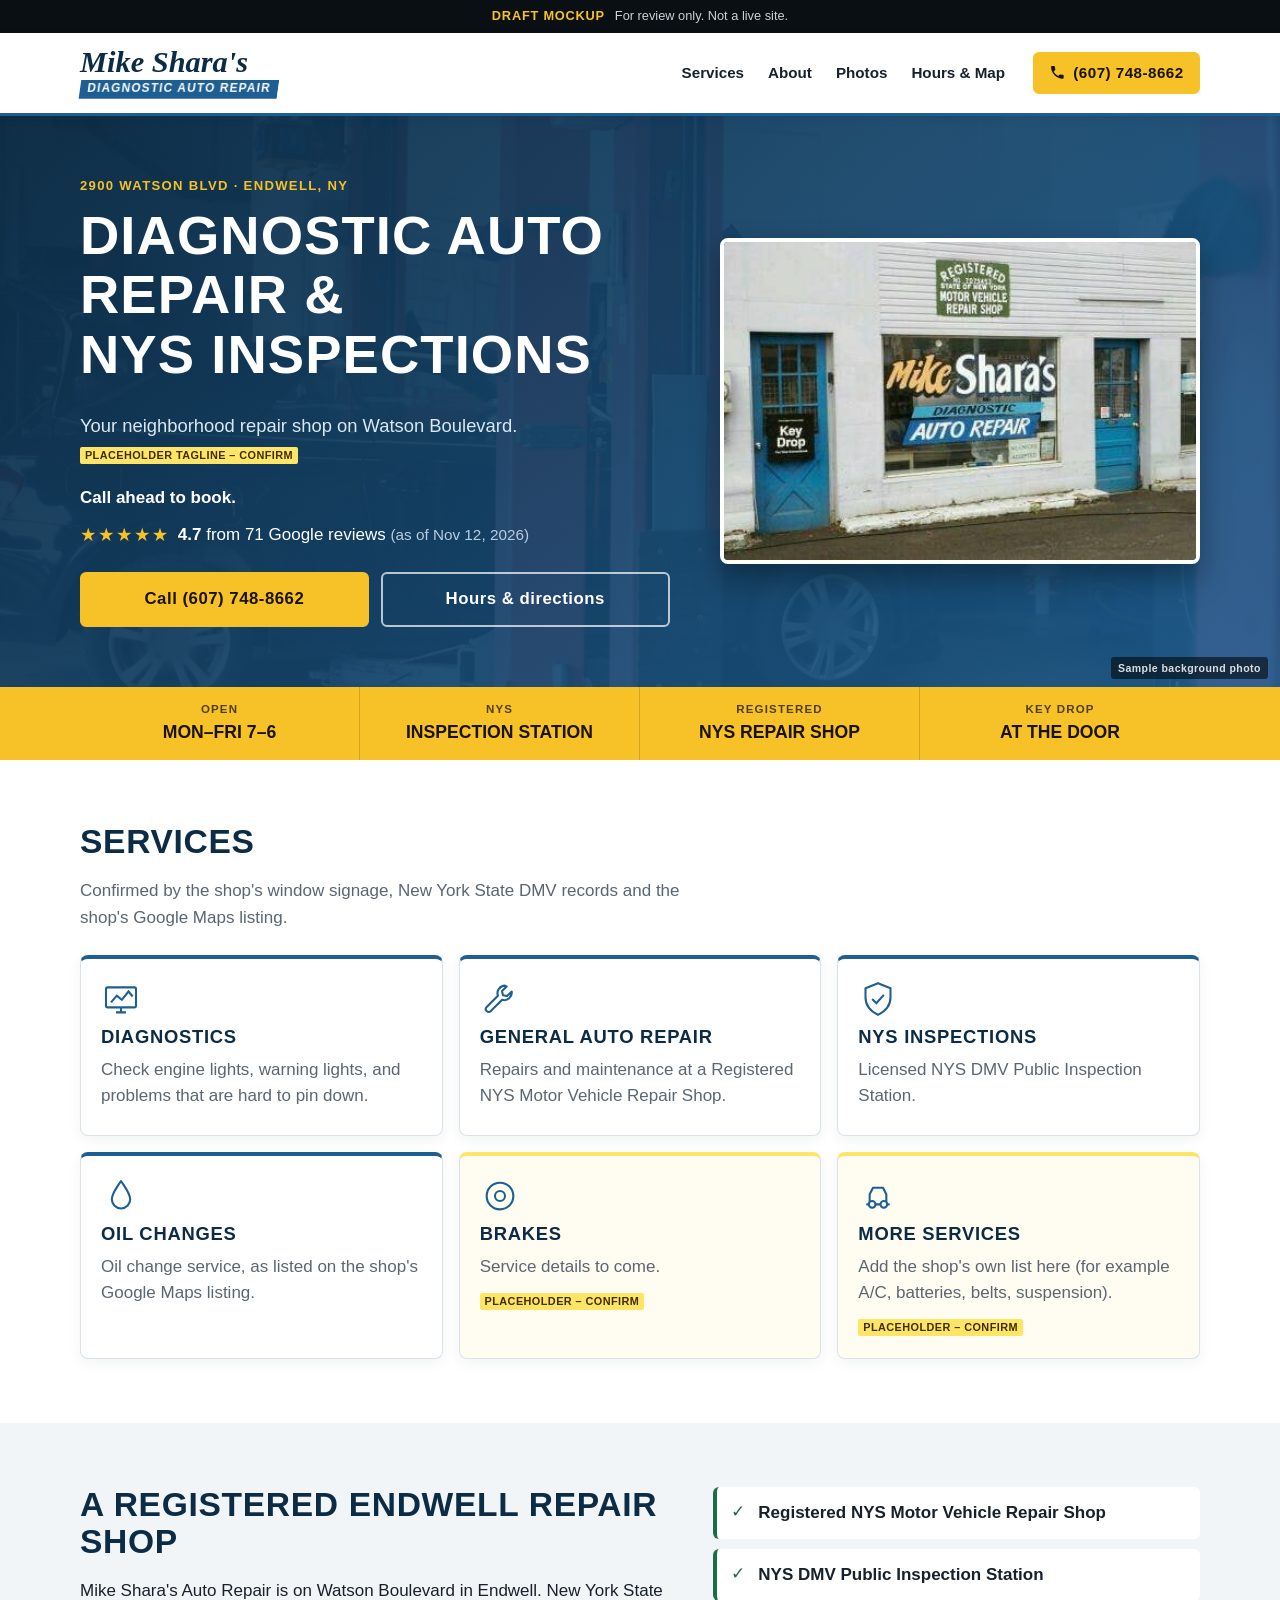
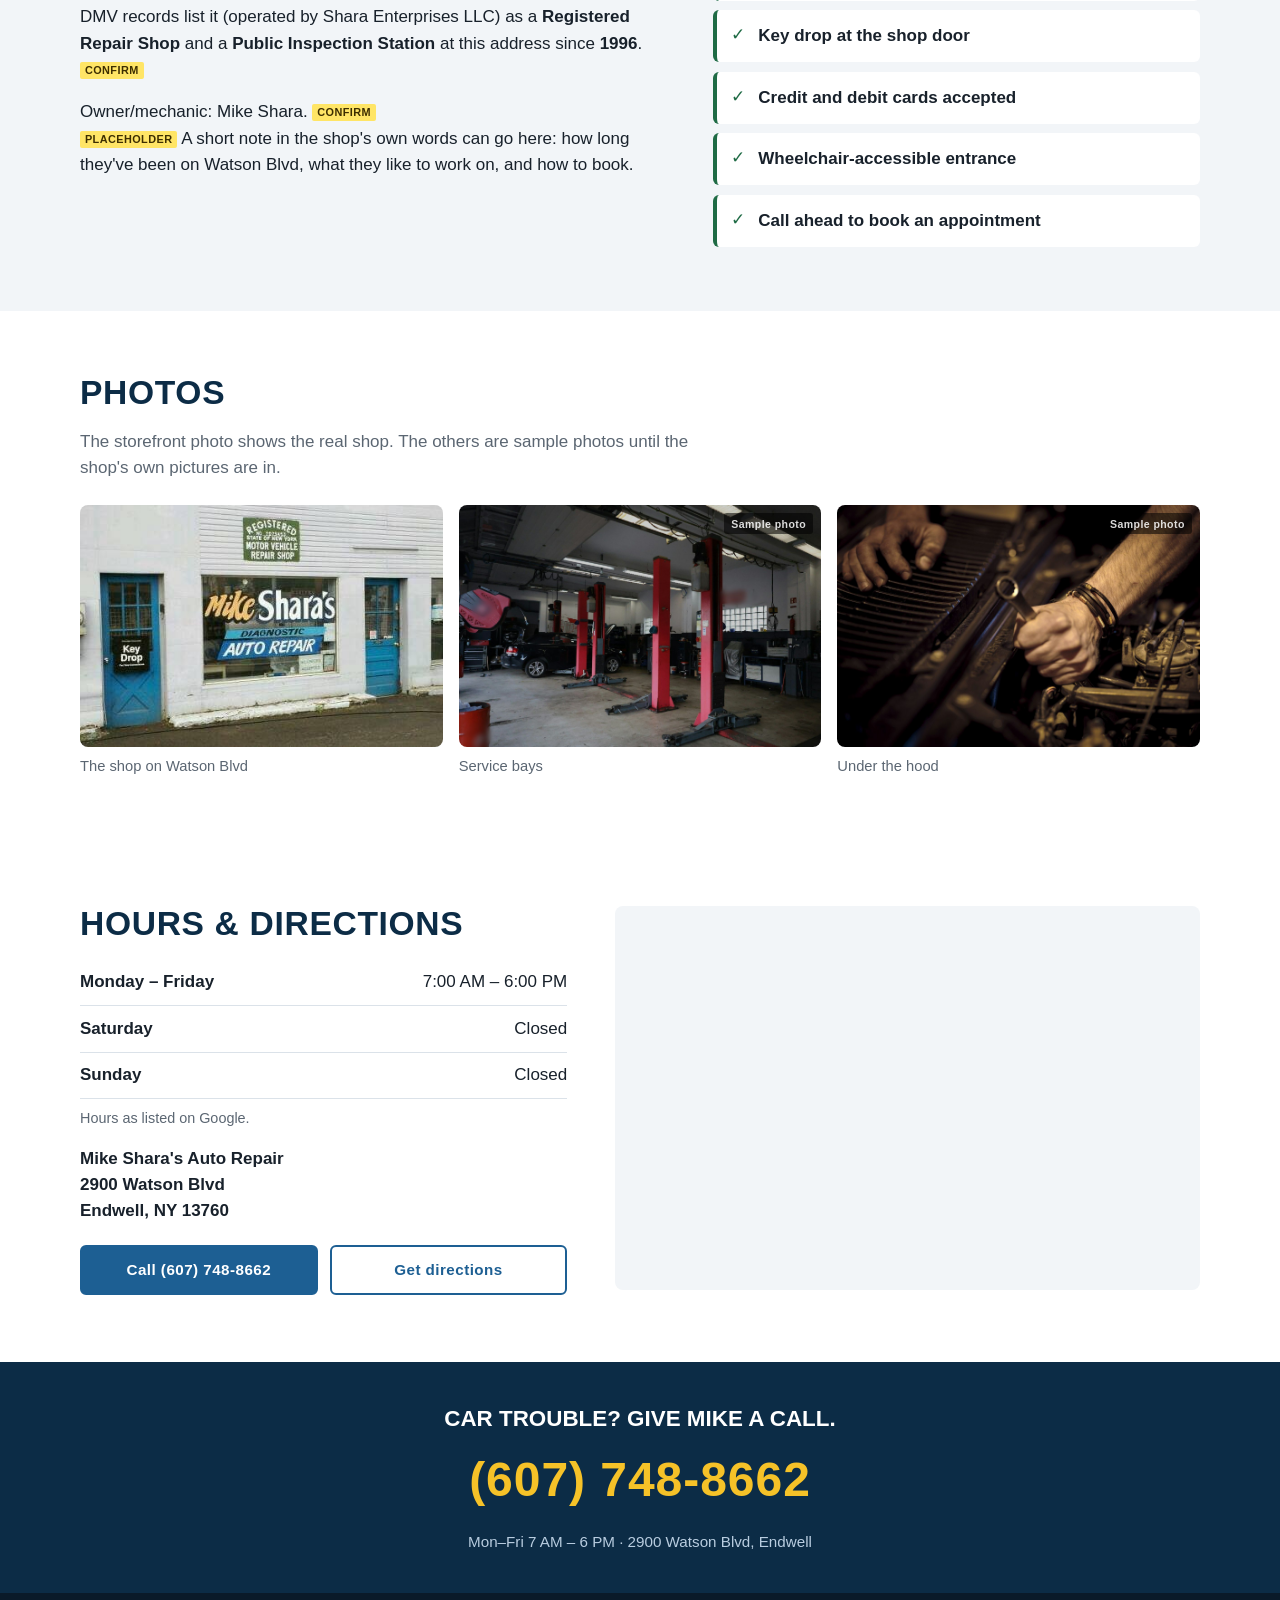
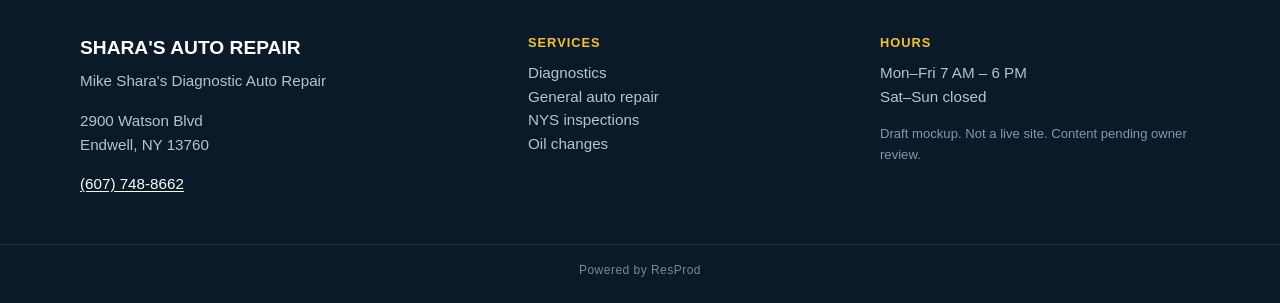
<file: sharas-auto-site/index.html>
<!DOCTYPE html>
<html lang="en">
<head>
  <meta charset="UTF-8">
  <meta name="viewport" content="width=device-width, initial-scale=1">
  <meta name="robots" content="noindex, nofollow">
  <title>Shara's Auto Repair | Diagnostics, Auto Repair &amp; NYS Inspections | Endwell, NY</title>
  <meta name="description" content="Shara's Auto Repair (Mike Shara's) at 2900 Watson Blvd, Endwell, NY. Diagnostic auto repair and NYS inspections. Registered NYS Motor Vehicle Repair Shop. Call (607) 748-8662.">
  <meta name="theme-color" content="#1d5f93">
  <link rel="stylesheet" href="styles.css">
</head>
<body id="top">

  <!--
    ============================================================
    EDIT HOURS HERE: the full hours table is the #hours block.
    Source: the shop's Google Maps listing, viewed Nov 16, 2026.
    (Openbay lists Mon–Sat 9–4 instead; Google is used as the main hours.)
    Current copy in #hours below:
      Monday–Friday  7:00 AM – 6:00 PM
      Saturday       Closed
      Sunday         Closed
    The short form also appears in two places: the quick-facts
    band (search "fact-value") and the footer "Hours" column.
    ============================================================
  -->

  <a class="skip-link" href="#main">Skip to content</a>

  <div class="draft-banner" role="note">
    <strong>Draft mockup</strong>
    <span>For review only. Not a live site.</span>
  </div>

  <header class="site-header">
    <div class="wrap header-inner">
      <a class="brand" href="#top" aria-label="Mike Shara's Diagnostic Auto Repair, home">
        <span class="brand-script">Mike Shara's</span>
        <span class="brand-band">Diagnostic Auto Repair</span>
      </a>
      <nav class="nav" aria-label="Primary">
        <a href="#services">Services</a>
        <a href="#about">About</a>
        <a href="#photos">Photos</a>
        <a href="#visit">Hours &amp; Map</a>
      </nav>
      <a class="btn btn-yellow header-call" href="tel:+16077488662">
        <svg class="ico" viewBox="0 0 24 24" aria-hidden="true"><path fill="currentColor" d="M6.6 10.8a15.1 15.1 0 0 0 6.6 6.6l2.2-2.2c.3-.3.7-.4 1-.2 1.1.4 2.3.6 3.6.6.6 0 1 .4 1 1V20c0 .6-.4 1-1 1A17 17 0 0 1 3 4c0-.6.4-1 1-1h3.5c.6 0 1 .4 1 1 0 1.3.2 2.5.6 3.6.1.3 0 .7-.2 1l-2.3 2.2z"/></svg>
        <span class="call-short">Call</span>
        <span class="call-full">(607) 748-8662</span>
      </a>
    </div>
  </header>

  <main id="main">

    <section class="hero" aria-labelledby="hero-title">
      <span class="sample-tag hero-sample-tag">Sample background photo</span>
      <div class="wrap hero-split">
        <div class="hero-copy">
          <p class="eyebrow">2900 Watson Blvd · Endwell, NY</p>
          <h1 id="hero-title">Diagnostic Auto Repair &amp; NYS&nbsp;Inspections</h1>
          <p class="hero-tagline">
            Your neighborhood repair shop on Watson Boulevard.
            <span class="ph">Placeholder tagline – confirm</span>
          </p>
          <p class="hero-book">Call ahead to book.</p>
          <p class="rating">
            <span class="stars" aria-hidden="true">★★★★★</span>
            <span><strong>4.7</strong> from 71 Google reviews <span class="asof">(as of Nov 12, 2026)</span></span>
          </p>
          <div class="hero-actions">
            <a class="btn btn-yellow btn-lg" href="tel:+16077488662">Call (607) 748-8662</a>
            <a class="btn btn-ghost btn-lg" href="#visit">Hours &amp; directions</a>
          </div>
        </div>
        <figure class="hero-photo">
          <img src="images/shop-front.jpg" width="432" height="291"
               alt="Front of the shop: the window reads Mike Shara's Diagnostic Auto Repair, with a green Registered State of New York Motor Vehicle Repair Shop sign above and a Key Drop slot on the blue door">
        </figure>
      </div>
    </section>

    <section class="facts" aria-label="Quick facts">
      <div class="wrap facts-grid">
        <div>
          <p class="fact-label">Open</p>
          <p class="fact-value">Mon–Fri 7–6</p>
        </div>
        <div>
          <p class="fact-label">NYS</p>
          <p class="fact-value">Inspection Station</p>
        </div>
        <div>
          <p class="fact-label">Registered</p>
          <p class="fact-value">NYS Repair Shop</p>
        </div>
        <div>
          <p class="fact-label">Key drop</p>
          <p class="fact-value">At the door</p>
        </div>
      </div>
    </section>

    <section class="services" id="services" aria-labelledby="services-title">
      <div class="wrap">
        <h2 id="services-title">Services</h2>
        <p class="section-note">Confirmed by the shop's window signage, New York State DMV records and the shop's Google Maps listing.</p>
        <ul class="service-grid">
          <li class="service">
            <span class="service-icon" aria-hidden="true">
              <svg viewBox="0 0 48 48" width="40" height="40"><rect x="6" y="10" width="36" height="24" rx="2" fill="none" stroke="currentColor" stroke-width="2.5"/><path d="M12 28l7-8 6 5 8-10 5 6" fill="none" stroke="currentColor" stroke-width="2.5"/><path d="M18 40h12M24 34v6" stroke="currentColor" stroke-width="2.5"/></svg>
            </span>
            <h3>Diagnostics</h3>
            <p>Check engine lights, warning lights, and problems that are hard to pin down.</p>
          </li>
          <li class="service">
            <span class="service-icon" aria-hidden="true">
              <svg viewBox="0 0 48 48" width="40" height="40"><path d="M30 8a9 9 0 0 0-8.5 12L8 33.5a3.5 3.5 0 0 0 5 5L26.5 25A9 9 0 0 0 38 15l-5.5 5.5-5-1-1-5L32 9a9 9 0 0 0-2-1z" fill="none" stroke="currentColor" stroke-width="2.5" stroke-linejoin="round"/></svg>
            </span>
            <h3>General Auto Repair</h3>
            <p>Repairs and maintenance at a Registered NYS Motor Vehicle Repair Shop.</p>
          </li>
          <li class="service">
            <span class="service-icon" aria-hidden="true">
              <svg viewBox="0 0 48 48" width="40" height="40"><path d="M24 5l15 6v11c0 10-6.5 17-15 21-8.5-4-15-11-15-21V11z" fill="none" stroke="currentColor" stroke-width="2.5" stroke-linejoin="round"/><path d="M17 24l5 5 9-10" fill="none" stroke="currentColor" stroke-width="2.5"/></svg>
            </span>
            <h3>NYS Inspections</h3>
            <p>Licensed NYS DMV Public Inspection Station.</p>
          </li>
          <li class="service">
            <span class="service-icon" aria-hidden="true">
              <svg viewBox="0 0 48 48" width="40" height="40"><path d="M24 6c6 9 11 15 11 22a11 11 0 0 1-22 0c0-7 5-13 11-22z" fill="none" stroke="currentColor" stroke-width="2.5" stroke-linejoin="round"/></svg>
            </span>
            <h3>Oil Changes</h3>
            <p>Oil change service, as listed on the shop's Google Maps listing.</p>
          </li>
          <li class="service service-ph">
            <span class="service-icon" aria-hidden="true">
              <svg viewBox="0 0 48 48" width="40" height="40"><circle cx="24" cy="24" r="16" fill="none" stroke="currentColor" stroke-width="2.5"/><circle cx="24" cy="24" r="6" fill="none" stroke="currentColor" stroke-width="2.5"/></svg>
            </span>
            <h3>Brakes</h3>
            <p>Service details to come.</p>
            <span class="ph">Placeholder – confirm</span>
          </li>
          <li class="service service-ph">
            <span class="service-icon" aria-hidden="true">
              <svg viewBox="0 0 48 48" width="40" height="40"><path d="M10 34h28M14 34V22l4-8h12l4 8v12" fill="none" stroke="currentColor" stroke-width="2.5" stroke-linejoin="round"/><circle cx="17" cy="34" r="4" fill="#fff" stroke="currentColor" stroke-width="2.5"/><circle cx="31" cy="34" r="4" fill="#fff" stroke="currentColor" stroke-width="2.5"/></svg>
            </span>
            <h3>More services</h3>
            <p>Add the shop's own list here (for example A/C, batteries, belts, suspension).</p>
            <span class="ph">Placeholder – confirm</span>
          </li>
        </ul>
      </div>
    </section>

    <section class="about" id="about" aria-labelledby="about-title">
      <div class="wrap about-split">
        <div>
          <h2 id="about-title">A registered Endwell repair shop</h2>
          <p>
            Mike Shara's Auto Repair is on Watson Boulevard in Endwell. New York State DMV records list it
            (operated by Shara Enterprises LLC) as a <strong>Registered Repair Shop</strong> and a
            <strong>Public Inspection Station</strong> at this address since <strong>1996</strong>.
            <span class="ph">confirm</span>
          </p>
          <p>
            Owner/mechanic: Mike Shara. <span class="ph">confirm</span>
            <br><span class="ph">Placeholder</span> A short note in the shop's own words can go here: how long they've been on Watson Blvd, what they like to work on, and how to book.
          </p>
        </div>
        <ul class="check-list">
          <li>Registered NYS Motor Vehicle Repair Shop</li>
          <li>NYS DMV Public Inspection Station</li>
          <li>Key drop at the shop door</li>
          <li>Credit and debit cards accepted</li>
          <li>Wheelchair-accessible entrance</li>
          <li>Call ahead to book an appointment</li>
        </ul>
      </div>
    </section>

    <section class="photos" id="photos" aria-labelledby="photos-title">
      <div class="wrap">
        <h2 id="photos-title">Photos</h2>
        <p class="section-note">The storefront photo shows the real shop. The others are sample photos until the shop's own pictures are in.</p>
        <ul class="photo-grid">
          <li>
            <figure>
              <img src="images/shop-front.jpg" width="432" height="291" loading="lazy" alt="Mike Shara's Diagnostic Auto Repair storefront on Watson Blvd">
              <figcaption>The shop on Watson Blvd</figcaption>
            </figure>
          </li>
          <li>
            <figure class="sample">
              <img src="images/sample-service-bays.jpg" width="1600" height="1067" loading="lazy" alt="Sample photo: service bays with two-post car lifts">
              <span class="sample-tag">Sample photo</span>
              <figcaption>Service bays</figcaption>
            </figure>
          </li>
          <li>
            <figure class="sample">
              <img src="images/sample-hands-wrench.jpg" width="1600" height="1200" loading="lazy" alt="Sample photo: a mechanic's hands working on an engine with a wrench">
              <span class="sample-tag">Sample photo</span>
              <figcaption>Under the hood</figcaption>
            </figure>
          </li>
        </ul>
      </div>
    </section>

    <section class="visit" id="visit" aria-labelledby="visit-title">
      <div class="wrap visit-split">
        <div>
          <h2 id="visit-title">Hours &amp; directions</h2>
          <!-- EDIT-HOURS: change hours in this block only. Also update the comment at the top of this file. -->
          <div id="hours" class="hours">
            <dl class="hours-list">
              <div><dt>Monday – Friday</dt><dd>7:00 AM – 6:00 PM</dd></div>
              <div><dt>Saturday</dt><dd>Closed</dd></div>
              <div><dt>Sunday</dt><dd>Closed</dd></div>
            </dl>
            <p class="hours-note">Hours as listed on Google.</p>
          </div>
          <address class="address">
            Mike Shara's Auto Repair<br>
            2900 Watson Blvd<br>
            Endwell, NY 13760
          </address>
          <div class="hero-actions">
            <a class="btn btn-blue" href="tel:+16077488662">Call (607) 748-8662</a>
            <a class="btn btn-outline" href="https://www.google.com/maps/dir/?api=1&amp;destination=2900+Watson+Blvd,+Endwell,+NY+13760" target="_blank" rel="noopener noreferrer">Get directions</a>
          </div>
        </div>
        <div class="map-wrap">
          <iframe class="map"
            title="Map of Shara's Auto Repair, 2900 Watson Blvd, Endwell, NY"
            src="https://www.google.com/maps?q=Shara%27s+Auto+Repair,+2900+Watson+Blvd,+Endwell,+NY+13760&amp;output=embed"
            loading="lazy" referrerpolicy="no-referrer-when-downgrade" allowfullscreen></iframe>
        </div>
      </div>
    </section>

    <section class="cta" aria-label="Call the shop">
      <div class="wrap cta-inner">
        <p class="cta-title">Car trouble? Give Mike a call.</p>
        <a class="cta-phone" href="tel:+16077488662">(607) 748-8662</a>
        <p class="cta-sub">Mon–Fri 7 AM – 6 PM · 2900 Watson Blvd, Endwell</p>
      </div>
    </section>

  </main>

  <footer class="site-footer">
    <div class="wrap footer-grid">
      <div>
        <p class="footer-name">Shara's Auto Repair</p>
        <p>Mike Shara's Diagnostic Auto Repair</p>
        <p>2900 Watson Blvd<br>Endwell, NY 13760</p>
        <p><a href="tel:+16077488662">(607) 748-8662</a></p>
      </div>
      <div>
        <p class="footer-label">Services</p>
        <ul class="footer-list">
          <li>Diagnostics</li>
          <li>General auto repair</li>
          <li>NYS inspections</li>
          <li>Oil changes</li>
        </ul>
      </div>
      <div>
        <p class="footer-label">Hours</p>
        <p>Mon–Fri 7 AM – 6 PM<br>Sat–Sun closed</p>
        <p class="draft-note">Draft mockup. Not a live site. Content pending owner review.</p>
      </div>
    </div>
    <p class="footer-credit">Powered by ResProd</p>
  </footer>

  <div class="call-bar">
    <a class="btn btn-yellow call-bar-btn" href="tel:+16077488662">Call Now · (607) 748-8662</a>
  </div>

</body>
</html>
</file>
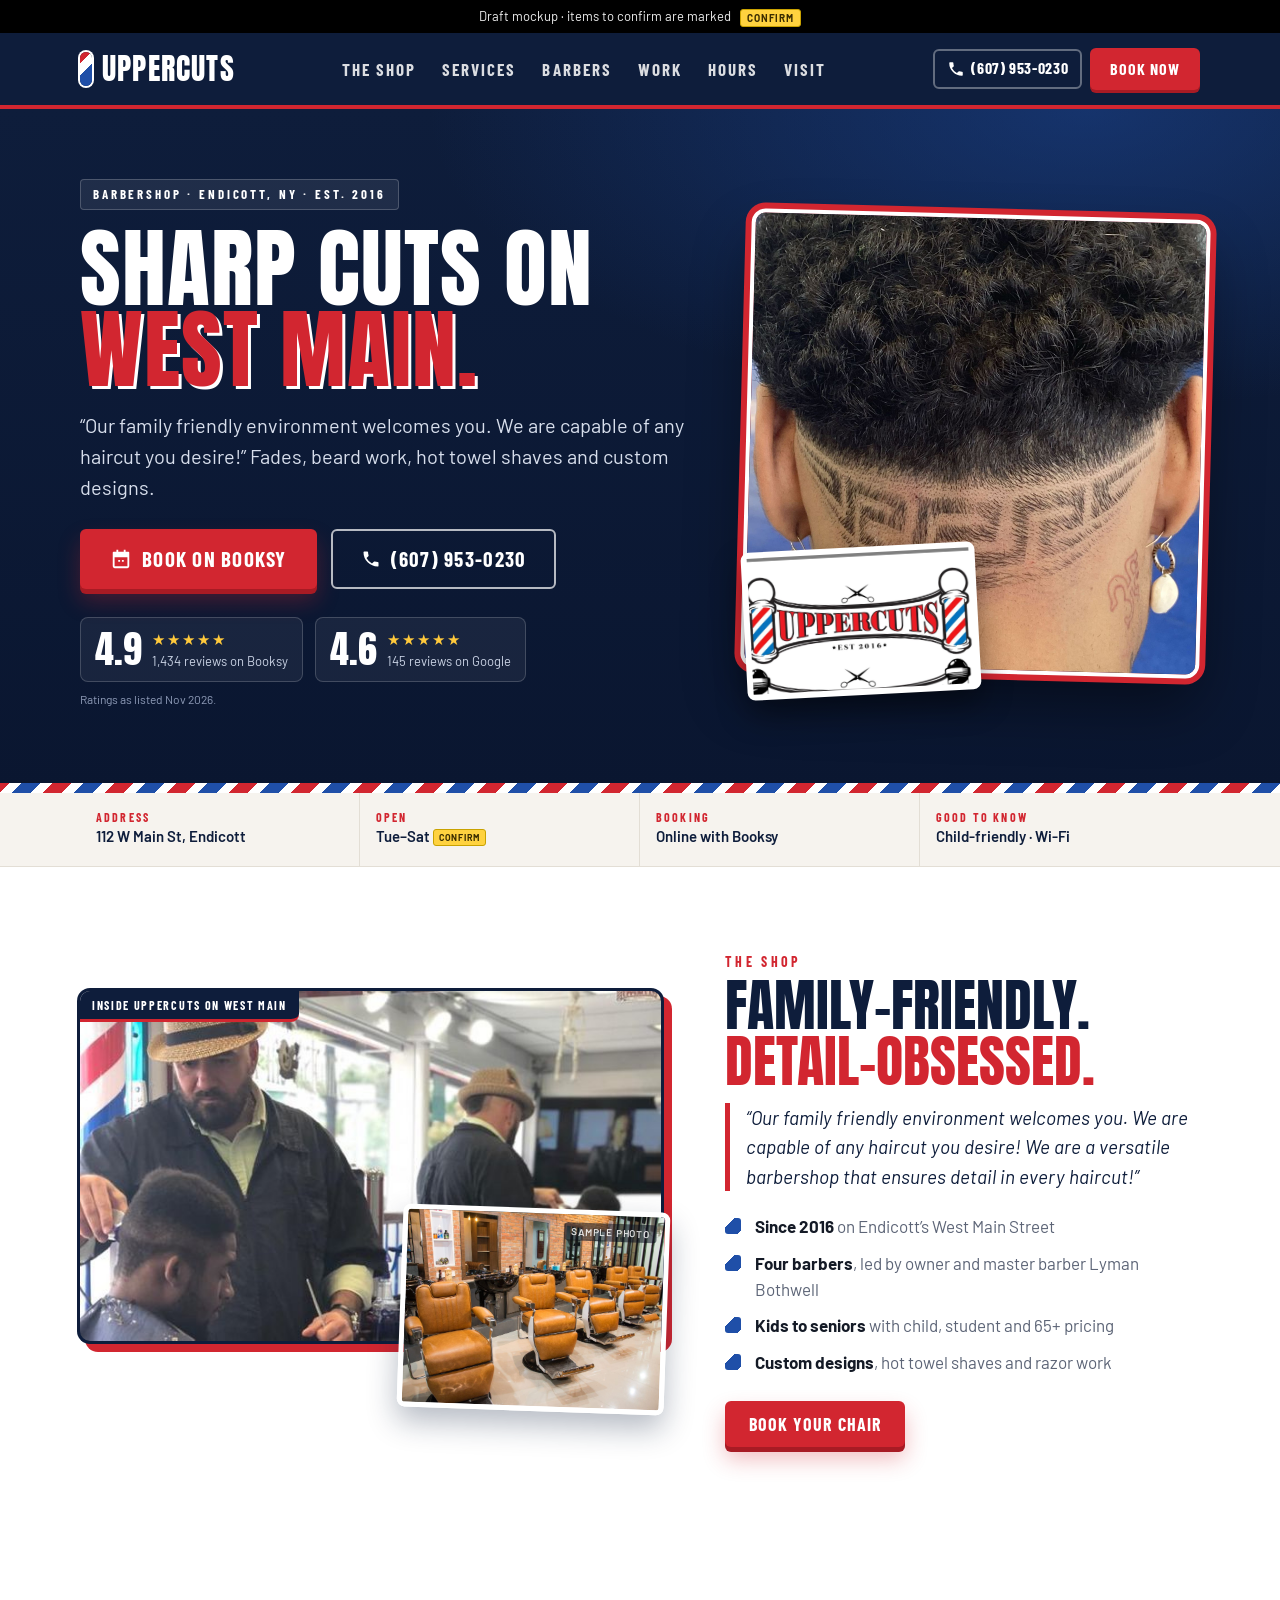
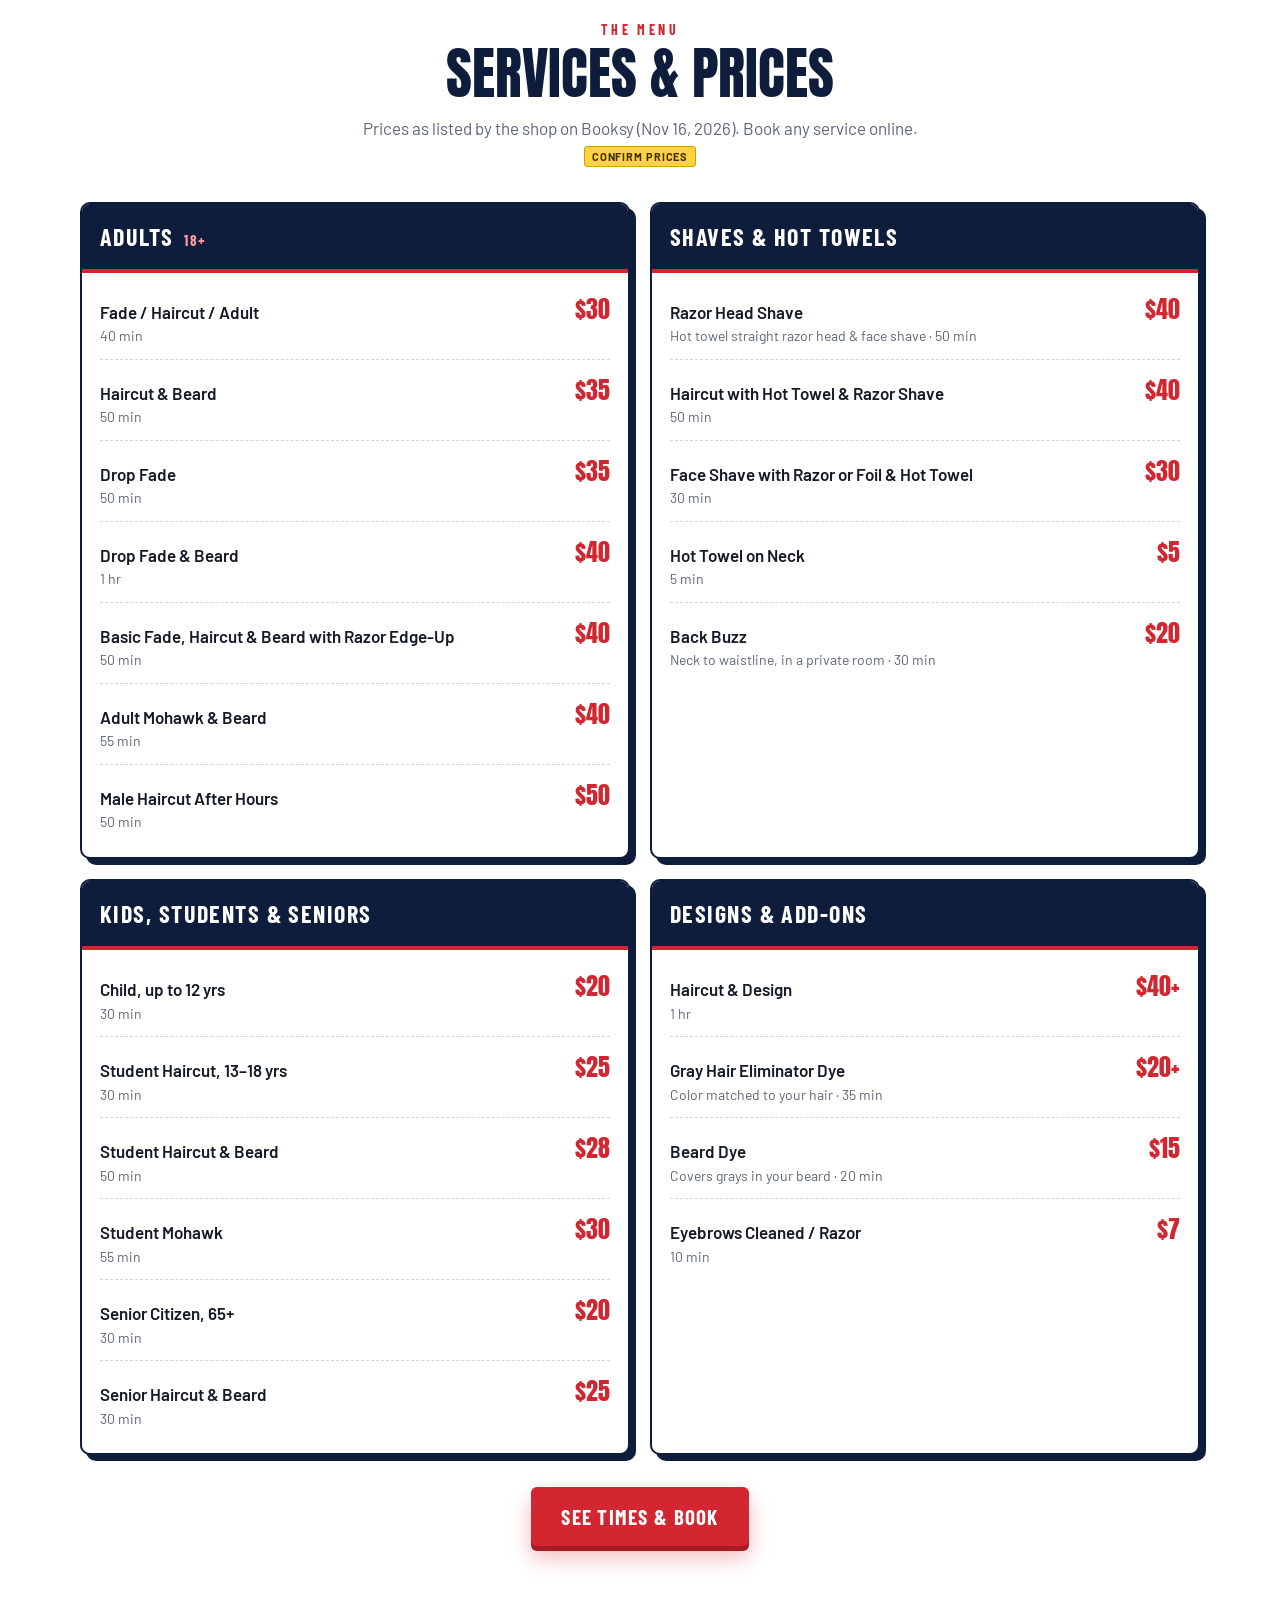
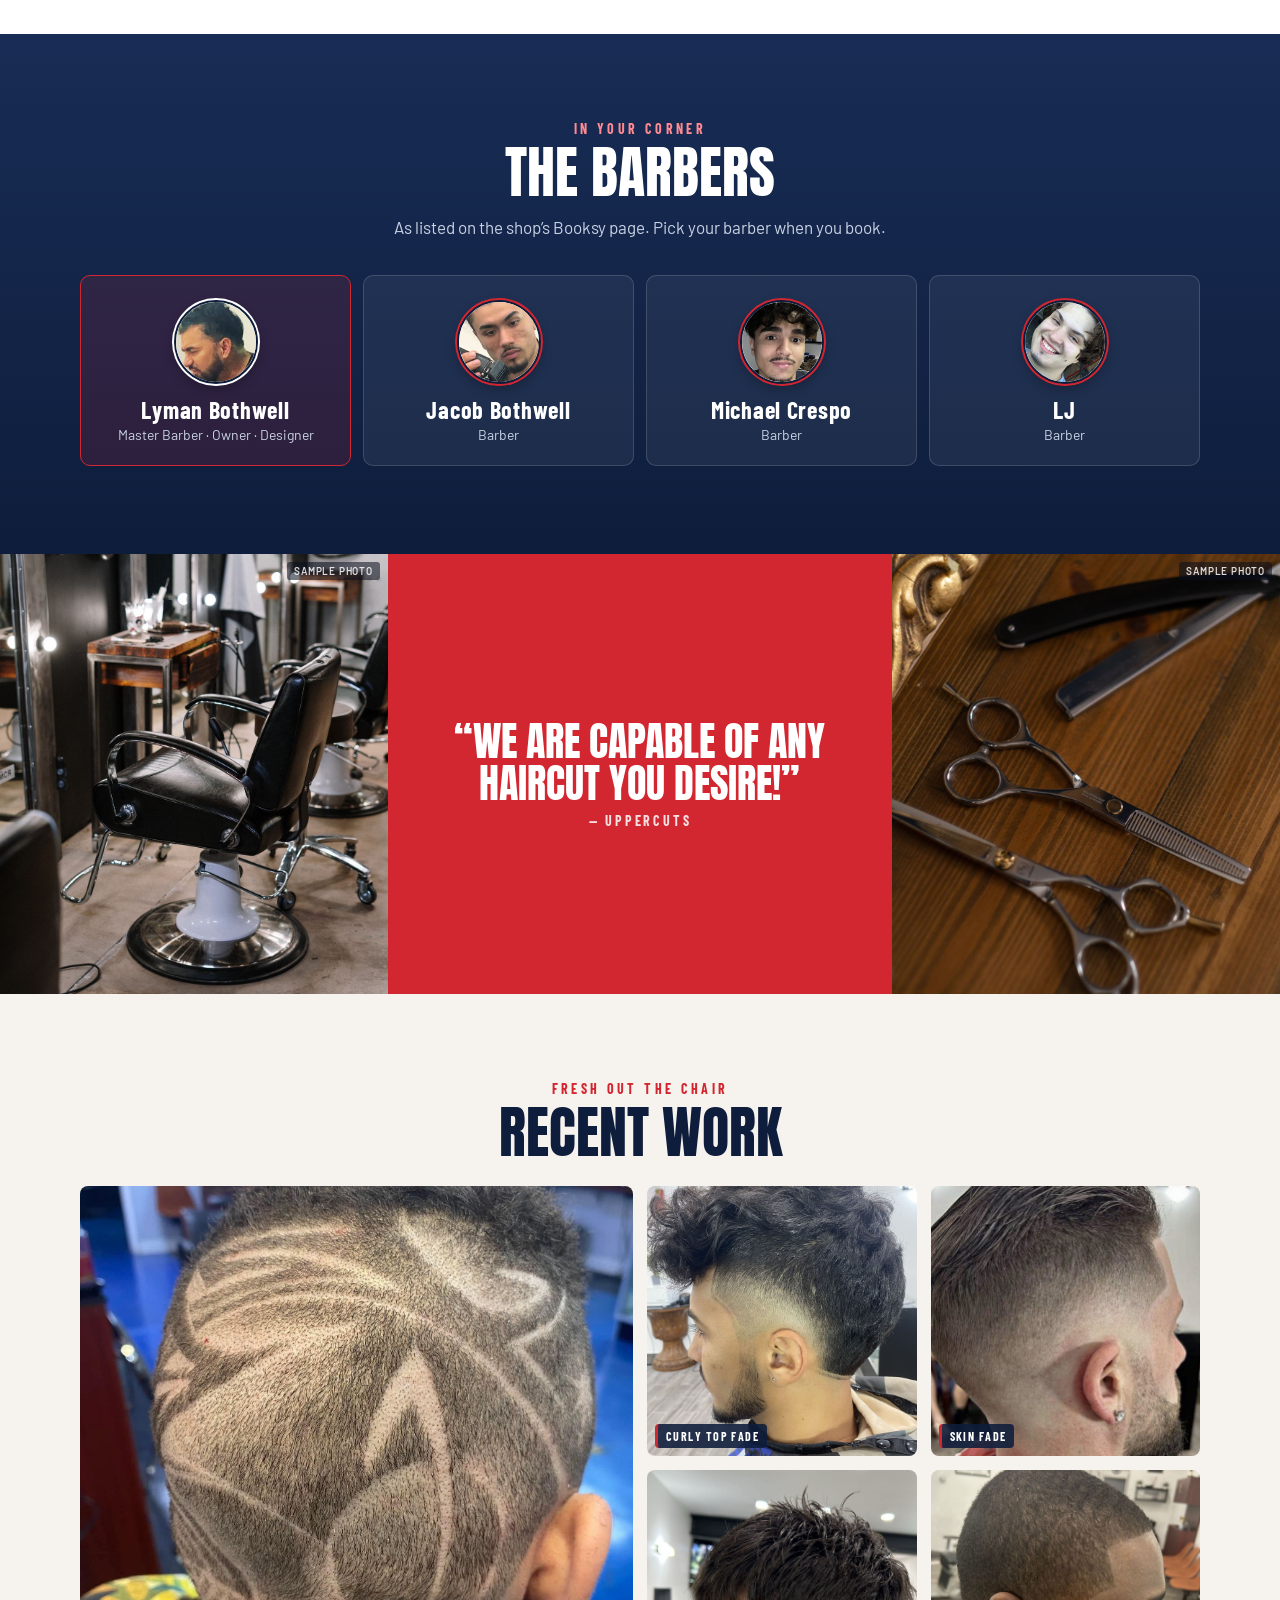
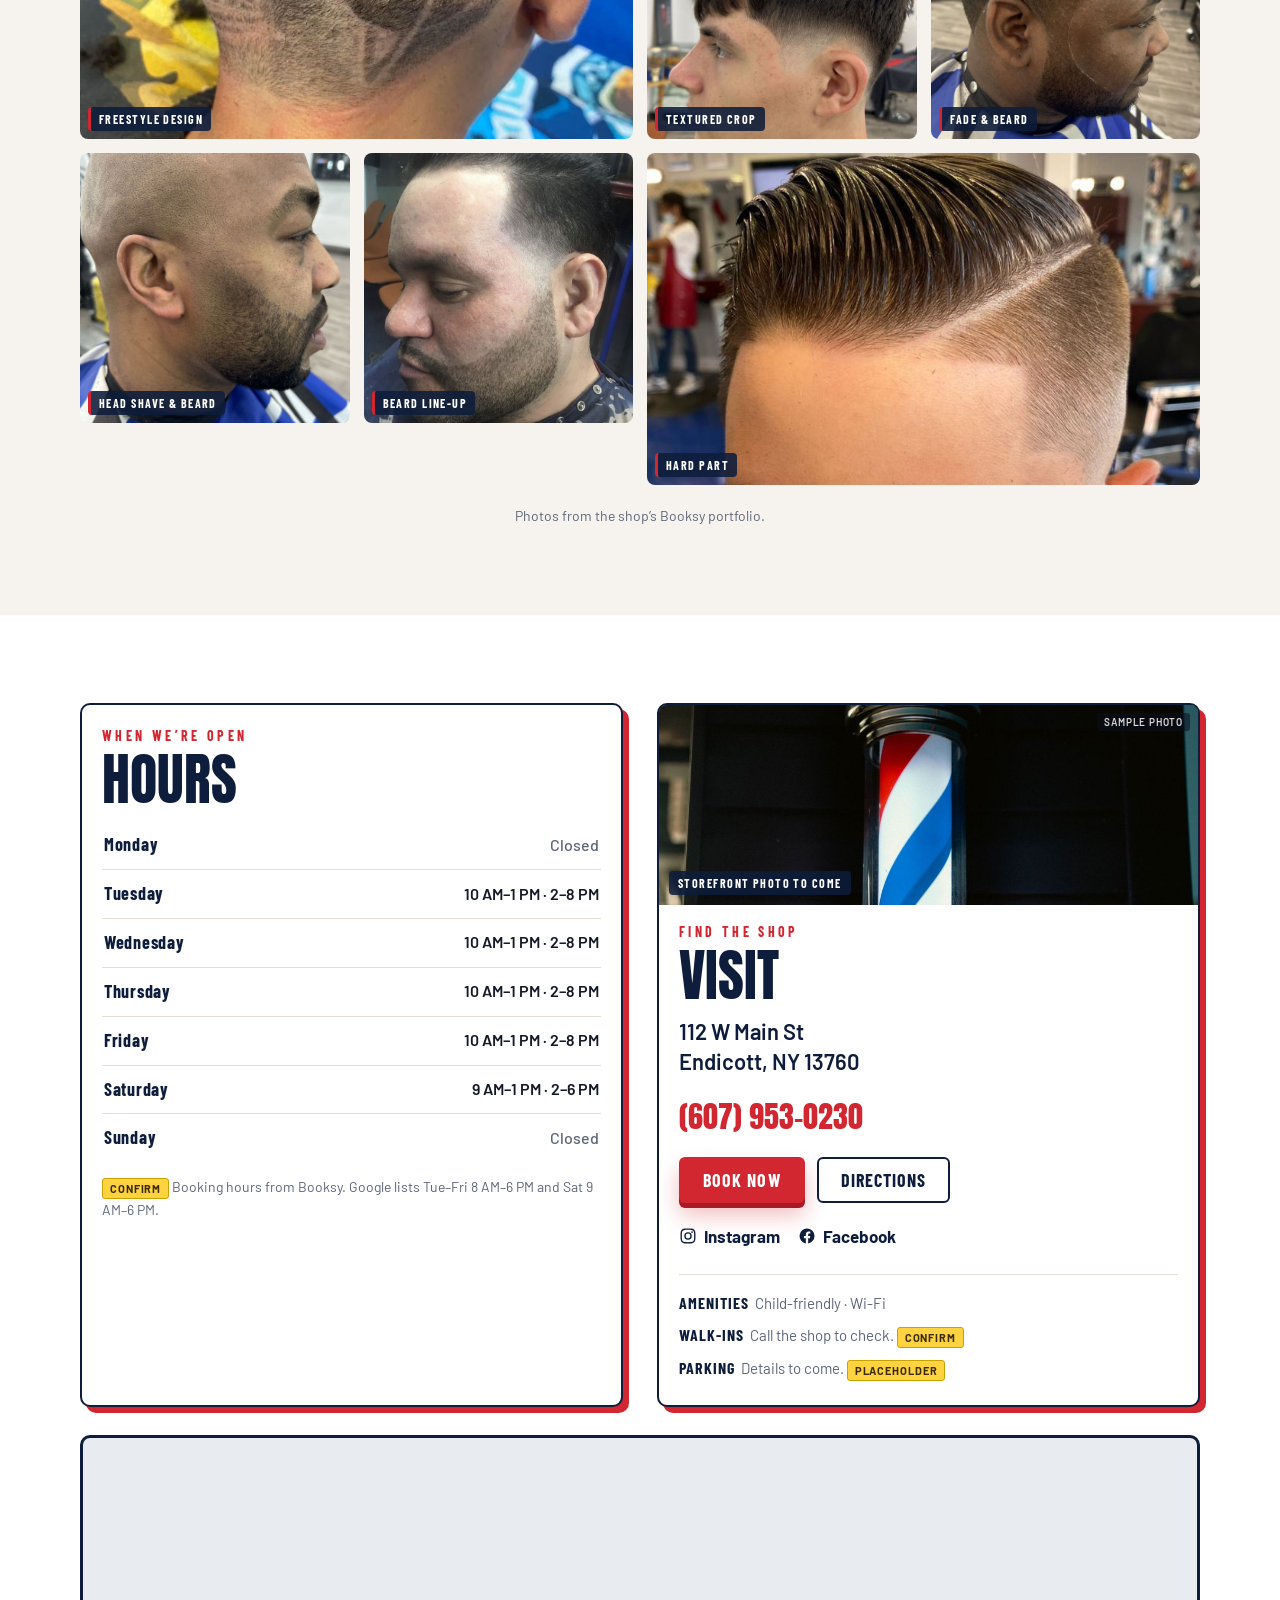
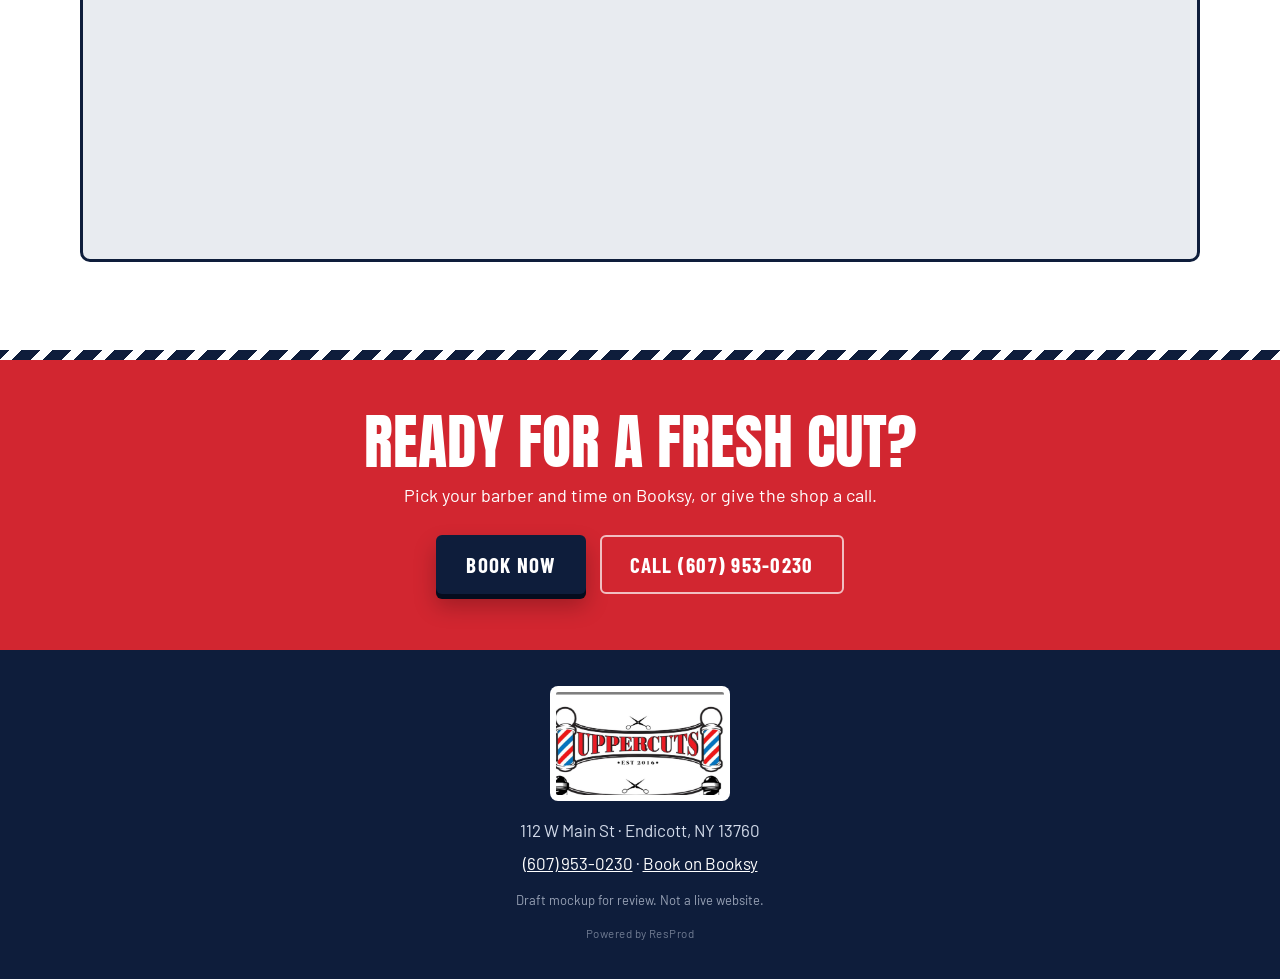
<file: uppercuts-site/index.html>
<!DOCTYPE html>
<html lang="en">
<head>
  <meta name="robots" content="noindex, nofollow">
  <meta charset="utf-8">
  <meta name="viewport" content="width=device-width, initial-scale=1, viewport-fit=cover">
  <title>UPPERCUTS Barbershop · Endicott, NY · Book on Booksy</title>
  <meta name="description" content="UPPERCUTS barbershop, 112 W Main St, Endicott, NY. Fades, beard work, hot towel shaves and hair designs. Book online with Booksy or call (607) 953-0230.">
  <meta name="theme-color" content="#0e1d3b">
  <link rel="icon" href="images/favicon.svg" type="image/svg+xml">
  <link rel="preconnect" href="https://fonts.googleapis.com">
  <link rel="preconnect" href="https://fonts.gstatic.com" crossorigin>
  <link href="https://fonts.googleapis.com/css2?family=Anton&family=Barlow+Condensed:wght@500;600;700&family=Barlow:wght@400;500;600;700&display=swap" rel="stylesheet">
  <link rel="stylesheet" href="styles.css">
</head>
<body>
  <!-- Booking link (Booksy) used throughout: https://booksy.com/en-us/49400_uppercuts_barber-shop_9_new-york -->
  <div class="draft-banner" role="note">Draft mockup · items to confirm are marked <span class="badge">Confirm</span></div>

  <header class="site-header">
    <div class="wrap header-inner">
      <a class="brand" href="#top" aria-label="UPPERCUTS home">
        <span class="brand-pole" aria-hidden="true"></span>
        <span class="brand-word">UPPERCUTS</span>
      </a>
      <nav class="nav" aria-label="Main">
        <a href="#shop">The Shop</a>
        <a href="#services">Services</a>
        <a href="#barbers">Barbers</a>
        <a href="#work">Work</a>
        <a href="#hours">Hours</a>
        <a href="#visit">Visit</a>
      </nav>
      <div class="header-actions">
        <a class="icon-btn" href="tel:+16079530230" aria-label="Call UPPERCUTS at (607) 953-0230"><svg viewBox="0 0 24 24" width="18" height="18" aria-hidden="true"><path fill="currentColor" d="M6.6 10.8a15.1 15.1 0 0 0 6.6 6.6l2.2-2.2a1 1 0 0 1 1-.25 11.4 11.4 0 0 0 3.6.57 1 1 0 0 1 1 1V20a1 1 0 0 1-1 1A17 17 0 0 1 3 4a1 1 0 0 1 1-1h3.5a1 1 0 0 1 1 1c0 1.25.2 2.45.57 3.57a1 1 0 0 1-.25 1z"/></svg><span class="icon-btn-label">(607) 953-0230</span></a>
        <a class="btn btn-book btn-sm" href="https://booksy.com/en-us/49400_uppercuts_barber-shop_9_new-york" target="_blank" rel="noopener">Book Now</a>
      </div>
    </div>
  </header>

  <main id="top">
    <!-- HERO -->
    <section class="hero">
      <div class="pole-edge" aria-hidden="true"></div>
      <div class="wrap hero-grid">
        <div class="hero-text">
          <p class="kicker">Barbershop · Endicott, NY · Est. 2016</p>
          <h1 class="hero-title">Sharp cuts on <span>West Main.</span></h1>
          <p class="hero-sub">“Our family friendly environment welcomes you. We are capable of any haircut you desire!” Fades, beard work, hot towel shaves and custom designs.</p>
          <div class="hero-ctas">
            <a class="btn btn-book btn-lg" href="https://booksy.com/en-us/49400_uppercuts_barber-shop_9_new-york" target="_blank" rel="noopener">
              <svg viewBox="0 0 24 24" width="22" height="22" aria-hidden="true"><path fill="currentColor" d="M7 2h2v2h6V2h2v2h3a1 1 0 0 1 1 1v15a2 2 0 0 1-2 2H5a2 2 0 0 1-2-2V5a1 1 0 0 1 1-1h3zm12 8H5v10h14zM9 13h2v2H9zm4 0h2v2h-2z"/></svg>
              Book on Booksy
            </a>
            <a class="btn btn-ghost btn-lg" href="tel:+16079530230">
              <svg viewBox="0 0 24 24" width="20" height="20" aria-hidden="true"><path fill="currentColor" d="M6.6 10.8a15.1 15.1 0 0 0 6.6 6.6l2.2-2.2a1 1 0 0 1 1-.25 11.4 11.4 0 0 0 3.6.57 1 1 0 0 1 1 1V20a1 1 0 0 1-1 1A17 17 0 0 1 3 4a1 1 0 0 1 1-1h3.5a1 1 0 0 1 1 1c0 1.25.2 2.45.57 3.57a1 1 0 0 1-.25 1z"/></svg>
              (607) 953-0230
            </a>
          </div>
          <ul class="ratings" aria-label="Review ratings">
            <li><a href="https://booksy.com/en-us/49400_uppercuts_barber-shop_9_new-york" target="_blank" rel="noopener"><strong>4.9</strong><span class="stars" aria-hidden="true">★★★★★</span><small>1,434 reviews on Booksy</small></a></li>
            <li><a href="https://www.google.com/maps/search/?api=1&amp;query=UPPERCUTS%2C+112+W+Main+St%2C+Endicott%2C+NY+13760" target="_blank" rel="noopener"><strong>4.6</strong><span class="stars" aria-hidden="true">★★★★★</span><small>145 reviews on Google</small></a></li>
          </ul>
          <p class="ratings-note">Ratings as listed Nov 2026.</p>
        </div>
        <div class="hero-visual">
          <figure class="hero-photo">
            <img src="images/work-design-greek-key.jpg" alt="Greek key pattern shaved into a fade, a design cut at UPPERCUTS" width="1600" height="1600" fetchpriority="high">
          </figure>
          <figure class="hero-logo">
            <img src="images/logo-uppercuts.jpg" alt="UPPERCUTS logo, Est. 2016, with barber poles and scissors" width="1021" height="626">
          </figure>
        </div>
      </div>
    </section>

    <!-- QUICK FACTS -->
    <section class="facts" aria-label="Quick facts">
      <div class="wrap facts-grid">
        <div class="fact"><span class="fact-k">Address</span><span class="fact-v">112 W Main St, Endicott</span></div>
        <div class="fact"><span class="fact-k">Open</span><span class="fact-v">Tue–Sat <span class="badge">Confirm</span></span></div>
        <div class="fact"><span class="fact-k">Booking</span><span class="fact-v">Online with Booksy</span></div>
        <div class="fact"><span class="fact-k">Good to know</span><span class="fact-v">Child-friendly · Wi-Fi</span></div>
      </div>
    </section>

    <!-- THE SHOP -->
    <section id="shop" class="section shop">
      <div class="wrap shop-grid">
        <div class="shop-media">
          <figure class="shop-photo">
            <img src="images/interior-barbers-at-work.jpg" alt="Barbers at work inside UPPERCUTS, with a barber pole in the front window" width="640" height="385" loading="lazy">
            <figcaption>Inside UPPERCUTS on West Main</figcaption>
          </figure>
          <figure class="shop-photo-sm photo-sample">
            <img src="images/sample-barber-chairs.jpg" alt="Sample photo: a row of leather barber chairs" width="1600" height="1067" loading="lazy">
            <span class="sample-tag">Sample photo</span>
          </figure>
        </div>
        <div class="shop-text">
          <p class="eyebrow left">The shop</p>
          <h2 class="section-title left">Family-friendly. <span>Detail-obsessed.</span></h2>
          <p class="shop-quote">“Our family friendly environment welcomes you. We are capable of any haircut you desire! We are a versatile barbershop that ensures detail in every haircut!”</p>
          <ul class="shop-points">
            <li><strong>Since 2016</strong> on Endicott’s West Main Street</li>
            <li><strong>Four barbers</strong>, led by owner and master barber Lyman Bothwell</li>
            <li><strong>Kids to seniors</strong> with child, student and 65+ pricing</li>
            <li><strong>Custom designs</strong>, hot towel shaves and razor work</li>
          </ul>
          <a class="btn btn-book" href="https://booksy.com/en-us/49400_uppercuts_barber-shop_9_new-york" target="_blank" rel="noopener">Book your chair</a>
        </div>
      </div>
    </section>

    <!-- SERVICES -->
    <section id="services" class="section services">
      <div class="wrap">
        <p class="eyebrow">The menu</p>
        <h2 class="section-title">Services &amp; prices</h2>
        <p class="section-lede">Prices as listed by the shop on Booksy (Nov 16, 2026). Book any service online. <span class="badge">Confirm prices</span></p>

        <div class="svc-grid">
          <article class="svc-card">
            <header class="svc-head"><h3>Adults <small>18+</small></h3></header>
            <ul class="svc-list">
              <li><span class="svc-name">Fade / Haircut / Adult <em>40 min</em></span><span class="svc-price">$30</span></li>
              <li><span class="svc-name">Haircut &amp; Beard <em>50 min</em></span><span class="svc-price">$35</span></li>
              <li><span class="svc-name">Drop Fade <em>50 min</em></span><span class="svc-price">$35</span></li>
              <li><span class="svc-name">Drop Fade &amp; Beard <em>1 hr</em></span><span class="svc-price">$40</span></li>
              <li><span class="svc-name">Basic Fade, Haircut &amp; Beard with Razor Edge-Up <em>50 min</em></span><span class="svc-price">$40</span></li>
              <li><span class="svc-name">Adult Mohawk &amp; Beard <em>55 min</em></span><span class="svc-price">$40</span></li>
              <li><span class="svc-name">Male Haircut After Hours <em>50 min</em></span><span class="svc-price">$50</span></li>
            </ul>
          </article>

          <article class="svc-card">
            <header class="svc-head"><h3>Shaves &amp; hot towels</h3></header>
            <ul class="svc-list">
              <li><span class="svc-name">Razor Head Shave <em>Hot towel straight razor head &amp; face shave · 50 min</em></span><span class="svc-price">$40</span></li>
              <li><span class="svc-name">Haircut with Hot Towel &amp; Razor Shave <em>50 min</em></span><span class="svc-price">$40</span></li>
              <li><span class="svc-name">Face Shave with Razor or Foil &amp; Hot Towel <em>30 min</em></span><span class="svc-price">$30</span></li>
              <li><span class="svc-name">Hot Towel on Neck <em>5 min</em></span><span class="svc-price">$5</span></li>
              <li><span class="svc-name">Back Buzz <em>Neck to waistline, in a private room · 30 min</em></span><span class="svc-price">$20</span></li>
            </ul>
          </article>

          <article class="svc-card">
            <header class="svc-head"><h3>Kids, students &amp; seniors</h3></header>
            <ul class="svc-list">
              <li><span class="svc-name">Child, up to 12 yrs <em>30 min</em></span><span class="svc-price">$20</span></li>
              <li><span class="svc-name">Student Haircut, 13–18 yrs <em>30 min</em></span><span class="svc-price">$25</span></li>
              <li><span class="svc-name">Student Haircut &amp; Beard <em>50 min</em></span><span class="svc-price">$28</span></li>
              <li><span class="svc-name">Student Mohawk <em>55 min</em></span><span class="svc-price">$30</span></li>
              <li><span class="svc-name">Senior Citizen, 65+ <em>30 min</em></span><span class="svc-price">$20</span></li>
              <li><span class="svc-name">Senior Haircut &amp; Beard <em>30 min</em></span><span class="svc-price">$25</span></li>
            </ul>
          </article>

          <article class="svc-card">
            <header class="svc-head"><h3>Designs &amp; add-ons</h3></header>
            <ul class="svc-list">
              <li><span class="svc-name">Haircut &amp; Design <em>1 hr</em></span><span class="svc-price">$40+</span></li>
              <li><span class="svc-name">Gray Hair Eliminator Dye <em>Color matched to your hair · 35 min</em></span><span class="svc-price">$20+</span></li>
              <li><span class="svc-name">Beard Dye <em>Covers grays in your beard · 20 min</em></span><span class="svc-price">$15</span></li>
              <li><span class="svc-name">Eyebrows Cleaned / Razor <em>10 min</em></span><span class="svc-price">$7</span></li>
            </ul>
          </article>
        </div>

        <div class="center">
          <a class="btn btn-book btn-lg" href="https://booksy.com/en-us/49400_uppercuts_barber-shop_9_new-york" target="_blank" rel="noopener">See times &amp; book</a>
        </div>
      </div>
    </section>

    <!-- BARBERS -->
    <section id="barbers" class="section barbers">
      <div class="wrap">
        <p class="eyebrow eyebrow-light">In your corner</p>
        <h2 class="section-title light">The barbers</h2>
        <p class="section-lede light">As listed on the shop’s Booksy page. Pick your barber when you book.</p>
        <ul class="barber-grid">
          <li class="barber barber-lead">
            <img class="barber-photo" src="images/barber-lyman-bothwell.jpg" alt="Lyman Bothwell, barber at UPPERCUTS" width="600" height="600" loading="lazy">
            <div><h3>Lyman Bothwell</h3><p>Master Barber · Owner · Designer</p></div>
          </li>
          <li class="barber">
            <img class="barber-photo" src="images/barber-jacob-bothwell.jpg" alt="Jacob Bothwell, barber at UPPERCUTS" width="600" height="600" loading="lazy">
            <div><h3>Jacob Bothwell</h3><p>Barber</p></div>
          </li>
          <li class="barber">
            <img class="barber-photo" src="images/barber-michael-crespo.jpg" alt="Michael Crespo, barber at UPPERCUTS" width="600" height="600" loading="lazy">
            <div><h3>Michael Crespo</h3><p>Barber</p></div>
          </li>
          <li class="barber">
            <img class="barber-photo" src="images/barber-lj.jpg" alt="LJ, barber at UPPERCUTS" width="600" height="600" loading="lazy">
            <div><h3>LJ</h3><p>Barber</p></div>
          </li>
        </ul>
      </div>
    </section>

    <!-- ATMOSPHERE STRIP (sample photos until the shop sends its own) -->
    <section class="atmo" aria-label="Shop atmosphere">
      <figure class="atmo-tile photo-sample"><img src="images/sample-chair-mirror.jpg" alt="Sample photo: barber chair in front of a lit mirror" width="1067" height="1600" loading="lazy"><span class="sample-tag">Sample photo</span></figure>
      <figure class="atmo-tile atmo-quote"><p>“We are capable of any haircut you desire!”</p><span>— UPPERCUTS</span></figure>
      <figure class="atmo-tile photo-sample"><img src="images/sample-barber-tools.jpg" alt="Sample photo: scissors and straight razors on a wooden counter" width="1067" height="1600" loading="lazy"><span class="sample-tag">Sample photo</span></figure>
    </section>

    <!-- WORK / GALLERY -->
    <section id="work" class="section work">
      <div class="wrap">
        <p class="eyebrow">Fresh out the chair</p>
        <h2 class="section-title">Recent work</h2>
        <div class="gallery">
          <figure class="g-tile g-tall"><img src="images/work-design-freestyle.jpg" alt="Freestyle line design shaved into a fade" width="1535" height="1535" loading="lazy"><figcaption>Freestyle design</figcaption></figure>
          <figure class="g-tile"><img src="images/work-curly-top-fade.jpg" alt="Curly top with a high fade" width="1600" height="1600" loading="lazy"><figcaption>Curly top fade</figcaption></figure>
          <figure class="g-tile"><img src="images/work-skin-fade-side.jpg" alt="Skin fade with a textured top, side view" width="1080" height="1348" loading="lazy"><figcaption>Skin fade</figcaption></figure>
          <figure class="g-tile"><img src="images/work-textured-crop-fade.jpg" alt="Textured crop with a low fade" width="1200" height="1600" loading="lazy"><figcaption>Textured crop</figcaption></figure>
          <figure class="g-tile"><img src="images/work-fade-beard-profile.jpg" alt="Short fade with a lined-up beard, profile view" width="1200" height="1600" loading="lazy"><figcaption>Fade &amp; beard</figcaption></figure>
          <figure class="g-tile"><img src="images/work-head-shave-beard.jpg" alt="Clean head shave with a shaped beard" width="1200" height="1600" loading="lazy"><figcaption>Head shave &amp; beard</figcaption></figure>
          <figure class="g-tile"><img src="images/work-beard-line-up.jpg" alt="Beard line-up with a fade" width="750" height="750" loading="lazy"><figcaption>Beard line-up</figcaption></figure>
          <figure class="g-tile g-wide"><img src="images/work-taper-hard-part.jpg" alt="Taper with a shaved hard part" width="724" height="435" loading="lazy"><figcaption>Hard part</figcaption></figure>
        </div>
        <p class="gallery-note">Photos from the shop’s Booksy portfolio.</p>
      </div>
    </section>

    <!-- HOURS + VISIT -->
    <section id="hours" class="section hours">
      <div class="wrap hours-grid">
        <div class="hours-card">
          <p class="eyebrow">When we’re open</p>
          <h2 class="section-title left">Hours</h2>
          <!-- EDIT-HOURS: hours from the shop's Booksy page (Nov 16, 2026). Google lists Tue–Fri 8 AM–6 PM, Sat 9 AM–6 PM. Confirm with the shop. -->
          <table class="hours-table">
            <tbody>
              <tr><th scope="row">Monday</th><td class="closed">Closed</td></tr>
              <tr><th scope="row">Tuesday</th><td>10 AM–1 PM · 2–8 PM</td></tr>
              <tr><th scope="row">Wednesday</th><td>10 AM–1 PM · 2–8 PM</td></tr>
              <tr><th scope="row">Thursday</th><td>10 AM–1 PM · 2–8 PM</td></tr>
              <tr><th scope="row">Friday</th><td>10 AM–1 PM · 2–8 PM</td></tr>
              <tr><th scope="row">Saturday</th><td>9 AM–1 PM · 2–6 PM</td></tr>
              <tr><th scope="row">Sunday</th><td class="closed">Closed</td></tr>
            </tbody>
          </table>
          <p class="hours-note"><span class="badge">Confirm</span> Booking hours from Booksy. Google lists Tue–Fri 8 AM–6 PM and Sat 9 AM–6 PM.</p>
        </div>

        <div id="visit" class="visit-card">
          <figure class="storefront photo-sample">
            <img src="images/sample-barber-pole.jpg" alt="Sample photo: red, white and blue barber pole" width="1067" height="1600" loading="lazy">
            <span class="sample-tag">Sample photo</span>
            <figcaption>Storefront photo to come</figcaption>
          </figure>
          <p class="eyebrow">Find the shop</p>
          <h2 class="section-title left">Visit</h2>
          <address>112 W Main St<br>Endicott, NY 13760</address>
          <p><a class="phone-link" href="tel:+16079530230">(607) 953-0230</a></p>
          <div class="visit-actions">
            <a class="btn btn-book" href="https://booksy.com/en-us/49400_uppercuts_barber-shop_9_new-york" target="_blank" rel="noopener">Book Now</a>
            <a class="btn btn-outline" href="https://www.google.com/maps/dir/?api=1&amp;destination=UPPERCUTS%2C+112+W+Main+St%2C+Endicott%2C+NY+13760" target="_blank" rel="noopener">Directions</a>
          </div>
          <ul class="social">
            <li><a href="https://www.instagram.com/uppercuts_barbershop124/" target="_blank" rel="noopener"><svg viewBox="0 0 24 24" width="18" height="18" aria-hidden="true"><path fill="currentColor" d="M12 7a5 5 0 1 0 0 10 5 5 0 0 0 0-10zm0 8.2a3.2 3.2 0 1 1 0-6.4 3.2 3.2 0 0 1 0 6.4zM17.3 5.5a1.2 1.2 0 1 0 0 2.4 1.2 1.2 0 0 0 0-2.4zM12 2c-2.7 0-3.1 0-4.1.1C4.1 2.3 2.3 4.1 2.1 7.9 2 8.9 2 9.3 2 12s0 3.1.1 4.1c.2 3.8 2 5.6 5.8 5.8 1 .1 1.4.1 4.1.1s3.1 0 4.1-.1c3.8-.2 5.6-2 5.8-5.8.1-1 .1-1.4.1-4.1s0-3.1-.1-4.1c-.2-3.8-2-5.6-5.8-5.8C15.1 2 14.7 2 12 2zm0 1.8c2.7 0 3 0 4 .1 2.8.1 4 1.4 4.1 4.1.1 1 .1 1.3.1 4s0 3-.1 4c-.1 2.7-1.4 4-4.1 4.1-1 .1-1.3.1-4 .1s-3 0-4-.1C5.2 20 4 18.7 3.9 16c-.1-1-.1-1.3-.1-4s0-3 .1-4C4 5.3 5.3 4 8 3.9c1-.1 1.3-.1 4-.1z"/></svg>Instagram</a></li>
            <li><a href="https://www.facebook.com/Uppercuts124westmainst/" target="_blank" rel="noopener"><svg viewBox="0 0 24 24" width="18" height="18" aria-hidden="true"><path fill="currentColor" d="M22 12a10 10 0 1 0-11.56 9.88v-6.99H7.9V12h2.54V9.8c0-2.5 1.49-3.89 3.78-3.89 1.09 0 2.24.2 2.24.2v2.46h-1.26c-1.24 0-1.63.77-1.63 1.56V12h2.78l-.44 2.89h-2.34v6.99A10 10 0 0 0 22 12z"/></svg>Facebook</a></li>
          </ul>
          <div class="visit-extras">
            <p style="margin:0"><strong>Amenities</strong>Child-friendly · Wi-Fi</p>
            <p style="margin:0"><strong>Walk-ins</strong>Call the shop to check. <span class="badge">Confirm</span></p>
            <p style="margin:0"><strong>Parking</strong>Details to come. <span class="badge">Placeholder</span></p>
          </div>
        </div>
      </div>
      <div class="wrap">
        <div class="map-frame">
          <iframe title="Map showing UPPERCUTS, 112 W Main St, Endicott, NY" src="https://maps.google.com/maps?q=UPPERCUTS%2C+112+W+Main+St%2C+Endicott%2C+NY+13760&amp;z=16&amp;output=embed" loading="lazy" referrerpolicy="no-referrer-when-downgrade" allowfullscreen></iframe>
        </div>
      </div>
    </section>

    <!-- CLOSING CTA -->
    <section class="closer">
      <div class="pole-edge" aria-hidden="true"></div>
      <div class="wrap closer-inner">
        <h2>Ready for a fresh cut?</h2>
        <p>Pick your barber and time on Booksy, or give the shop a call.</p>
        <div class="hero-ctas center-ctas">
          <a class="btn btn-book btn-lg" href="https://booksy.com/en-us/49400_uppercuts_barber-shop_9_new-york" target="_blank" rel="noopener">Book Now</a>
          <a class="btn btn-ghost btn-lg" href="tel:+16079530230">Call (607) 953-0230</a>
        </div>
      </div>
    </section>
  </main>

  <footer class="site-footer">
    <div class="wrap footer-inner">
      <img class="footer-logo" src="images/logo-uppercuts.jpg" alt="UPPERCUTS, Est. 2016" width="1021" height="626" loading="lazy">
      <p>112 W Main St · Endicott, NY 13760</p>
      <p><a href="tel:+16079530230">(607) 953-0230</a> · <a href="https://booksy.com/en-us/49400_uppercuts_barber-shop_9_new-york" target="_blank" rel="noopener">Book on Booksy</a></p>
      <p class="fine">Draft mockup for review. Not a live website.</p>
      <p class="credit">Powered by ResProd</p>
    </div>
  </footer>

  <nav class="mobile-bar" aria-label="Quick actions">
    <a class="mb-call" href="tel:+16079530230"><svg viewBox="0 0 24 24" width="20" height="20" aria-hidden="true"><path fill="currentColor" d="M6.6 10.8a15.1 15.1 0 0 0 6.6 6.6l2.2-2.2a1 1 0 0 1 1-.25 11.4 11.4 0 0 0 3.6.57 1 1 0 0 1 1 1V20a1 1 0 0 1-1 1A17 17 0 0 1 3 4a1 1 0 0 1 1-1h3.5a1 1 0 0 1 1 1c0 1.25.2 2.45.57 3.57a1 1 0 0 1-.25 1z"/></svg>Call</a>
    <a class="mb-book" href="https://booksy.com/en-us/49400_uppercuts_barber-shop_9_new-york" target="_blank" rel="noopener">Book Now on Booksy</a>
  </nav>
</body>
</html>
</file>
<file: aa-tire-site/styles.css>
/* A&A Tire & Auto LLC — draft mockup
   Palette from the shop logo (red, black, light gray/white).
   Layout inspired by Wix mechanic template 1824 (structure/feel only). */

:root {
  --red: #d62028;
  --red-hover: #b91a21;
  --black: #111111;
  --ink: #1a1a1a;
  --footer: #2b2b2b;
  --gray: #666666;
  --line: #dddddd;
  --wash: #f0f0f0;
  --white: #ffffff;
  --ph-bg: #ffe566;
  --ph-ink: #3d2e00;
  --wrap: 70rem;
  --font: "Segoe UI", "Helvetica Neue", Arial, system-ui, sans-serif;
}

*,
*::before,
*::after { box-sizing: border-box; }

html { scroll-behavior: smooth; }

body {
  margin: 0;
  font-family: var(--font);
  font-size: 1.0625rem;
  line-height: 1.55;
  color: var(--ink);
  background: var(--white);
  -webkit-text-size-adjust: 100%;
}

img { max-width: 100%; height: auto; display: block; }

a {
  color: var(--red);
  text-decoration-thickness: 1.5px;
  text-underline-offset: 0.15em;
}
a:hover { color: var(--red-hover); }

h1, h2, h3 {
  margin: 0 0 0.55em;
  font-weight: 600;
  letter-spacing: 0.06em;
  text-transform: uppercase;
  line-height: 1.15;
  color: var(--black);
}

h1 { font-size: clamp(1.7rem, 4.6vw, 3.1rem); font-weight: 500; letter-spacing: 0.08em; }
h2 { font-size: clamp(1.25rem, 2.4vw, 1.7rem); }
h3 { font-size: 0.95rem; letter-spacing: 0.1em; }

p { margin: 0 0 1rem; }

.wrap {
  width: min(100% - 1.5rem, var(--wrap));
  margin-inline: auto;
}

.skip-link {
  position: absolute;
  left: 0.75rem;
  top: -4rem;
  z-index: 2000;
  background: var(--ph-bg);
  color: var(--black);
  padding: 0.6rem 0.9rem;
  font-weight: 700;
}
.skip-link:focus { top: 0; color: var(--black); }

.draft-banner {
  background: var(--black);
  color: #ddd;
  text-align: center;
  font-size: 0.82rem;
  padding: 0.4rem 0.75rem;
}
.draft-banner strong {
  color: var(--white);
  margin-right: 0.4rem;
  letter-spacing: 0.06em;
  text-transform: uppercase;
}

.ph {
  display: inline-block;
  background: var(--ph-bg);
  color: var(--ph-ink);
  font-weight: 800;
  font-size: 0.68em;
  letter-spacing: 0.04em;
  line-height: 1.2;
  text-transform: uppercase;
  padding: 0.16em 0.42em;
  vertical-align: middle;
}

/* Buttons — rectangular, like the template */
.btn {
  display: inline-flex;
  align-items: center;
  justify-content: center;
  gap: 0.4rem;
  min-height: 3rem;
  padding: 0.7rem 1.25rem;
  border-radius: 0;
  font-weight: 700;
  font-size: 0.85rem;
  letter-spacing: 0.12em;
  text-transform: uppercase;
  text-decoration: none;
  border: 2px solid transparent;
  cursor: pointer;
  transition: background 0.15s ease, color 0.15s ease, border-color 0.15s ease;
}

.btn:focus-visible,
.nav a:focus-visible,
.brand:focus-visible,
.contact-phone:focus-visible,
.contact-link:focus-visible {
  outline: 3px solid var(--ph-bg);
  outline-offset: 3px;
}

.btn-red {
  background: var(--red);
  color: var(--white);
  border-color: var(--red);
}
.btn-red:hover,
.btn-red:focus-visible {
  background: var(--red-hover);
  border-color: var(--red-hover);
  color: var(--white);
}

.btn-ghost {
  background: transparent;
  color: var(--white);
  border-color: rgba(255,255,255,0.8);
}
.btn-ghost:hover,
.btn-ghost:focus-visible {
  background: var(--white);
  color: var(--black);
}

.btn-dark {
  background: var(--black);
  color: var(--white);
  border-color: var(--black);
}
.btn-dark:hover,
.btn-dark:focus-visible {
  background: #333;
  color: var(--white);
}

.btn-lg { min-height: 3.2rem; padding: 0.85rem 1.4rem; }

/* Header */
.site-header {
  background: var(--white);
  border-bottom: 1px solid var(--line);
  position: sticky;
  top: 0;
  z-index: 100;
}

.header-inner {
  display: flex;
  align-items: center;
  gap: 0.75rem 1rem;
  min-height: 4.75rem;
  padding-block: 0.45rem;
}

.brand { flex-shrink: 0; }
.brand-logo {
  height: 3.75rem;
  width: auto;
  max-width: 11rem;
  object-fit: contain;
}

.nav { display: none; gap: 0.15rem; margin-left: auto; }
.nav a {
  color: var(--ink);
  text-decoration: none;
  font-size: 0.78rem;
  font-weight: 600;
  letter-spacing: 0.12em;
  text-transform: uppercase;
  padding: 0.55rem 0.6rem;
  min-height: 2.75rem;
  display: inline-flex;
  align-items: center;
}
.nav a:hover { color: var(--red); }

.header-call { flex-shrink: 0; margin-left: auto; padding: 0.55rem 0.9rem; min-height: 2.85rem; }
.call-full { display: none; }

/* Hero — dark field, sharp photo (not stretched) */
.hero {
  background: #1a1a1a;
  color: var(--white);
  padding: 2.25rem 0 2.5rem;
}

.hero-split {
  display: grid;
  gap: 1.75rem;
  align-items: center;
}

.hero-copy h1 { color: var(--white); margin-bottom: 0.7rem; }

.eyebrow {
  margin: 0 0 0.7rem;
  font-size: 0.78rem;
  letter-spacing: 0.18em;
  text-transform: uppercase;
  color: #cfcfcf;
}

.hero-tagline {
  font-size: 1.12rem;
  font-weight: 400;
  line-height: 1.45;
  margin-bottom: 0.85rem;
  max-width: 32rem;
}

.hero-meta {
  color: #c8c8c8;
  font-size: 0.95rem;
  margin-bottom: 1.35rem;
}
.hero-meta .dot { margin: 0 0.4rem; }
.stars { color: #e8b923; letter-spacing: 0.06em; }

.hero-actions {
  display: flex;
  flex-wrap: wrap;
  gap: 0.7rem;
}

.hero-photo {
  justify-self: center;
}
.hero-photo img {
  width: 100%;
  max-width: 30rem;
  height: auto;
  /* keep the 480px source sharp — never force it wider than its pixels on 1x, but allow up to ~480–520 CSS px */
  background: #111;
}

/* Red services band */
.service-band {
  background: var(--red);
  color: var(--white);
  padding: 2rem 0;
}

.band-grid {
  display: grid;
  gap: 1.5rem;
}

.band-grid article { text-align: center; }
.band-grid h2 {
  color: var(--white);
  font-size: 1rem;
  margin-bottom: 0.45rem;
}
.band-grid p {
  margin: 0 0 0.55rem;
  color: #fff;
  font-size: 0.95rem;
}

/* Visit */
.visit {
  padding: 3.25rem 0 3rem;
  background: var(--white);
}

.visit-split {
  display: grid;
  gap: 2rem;
  align-items: center;
  margin-bottom: 2.25rem;
}

.visit-copy { text-align: center; }
.visit-copy p { color: var(--gray); max-width: 28rem; margin-inline: auto; }
.visit-copy strong { color: var(--ink); }
.visit-copy .hero-actions { justify-content: center; }

.visit-photo { justify-self: center; }
.visit-photo img {
  width: 100%;
  max-width: 22rem;
  height: auto;
}

.map-wrap {
  border: 1px solid var(--line);
}

.map {
  display: block;
  width: 100%;
  height: 16rem;
  border: 0;
  background: var(--wash);
}

.map-caption {
  margin: 0;
  padding: 0.55rem 0.85rem;
  font-size: 0.88rem;
  color: var(--gray);
  background: var(--wash);
}

/* About / registrations */
.about {
  background: var(--wash);
  padding: 3.25rem 0 3rem;
  text-align: center;
}

.about-lead {
  max-width: 36rem;
  margin: 0 auto 2.25rem;
  color: var(--gray);
}

.feature-row {
  list-style: none;
  margin: 0;
  padding: 0;
  display: grid;
  gap: 2rem;
}

.feature-row h3 { margin: 0.7rem 0 0.4rem; }
.feature-row p { margin: 0 0 0.4rem; color: var(--gray); font-size: 0.95rem; }

.feature-icon {
  display: inline-flex;
  color: var(--red);
}

/* Photos */
.photos {
  padding: 3.25rem 0 3rem;
  background: var(--white);
  text-align: center;
}

.section-note {
  color: var(--gray);
  max-width: 36rem;
  margin: 0 auto 1.5rem;
}

.photo-grid {
  list-style: none;
  margin: 0;
  padding: 0;
  display: grid;
  gap: 0.9rem;
  text-align: left;
}

.photo-grid figure { margin: 0; background: var(--black); }
.photo-grid img,
.ph-photo {
  width: 100%;
  aspect-ratio: 1 / 1;
  object-fit: cover;
}

.ph-photo {
  display: grid;
  place-items: center;
  background: #3a3a3a;
  color: #bdbdbd;
  font-size: 0.8rem;
  letter-spacing: 0.14em;
  text-transform: uppercase;
  font-weight: 700;
}

.photo-grid figcaption {
  display: flex;
  justify-content: space-between;
  align-items: center;
  gap: 0.5rem;
  padding: 0.55rem 0.7rem 0.65rem;
  color: #eee;
  font-size: 0.85rem;
  font-weight: 600;
}

/* Contact / hours — red bar */
.contact-bar {
  background: var(--red);
  color: var(--white);
  padding: 2.25rem 0;
}

.contact-grid {
  display: grid;
  gap: 1.75rem;
}

.contact-bar h2 {
  color: var(--white);
  font-size: 0.95rem;
  margin-bottom: 0.45rem;
}

.contact-bar h2 + p + h2 { margin-top: 1rem; }

.contact-bar p { margin: 0 0 0.4rem; }

.contact-phone {
  color: var(--white);
  font-size: 1.25rem;
  font-weight: 700;
  letter-spacing: 0.04em;
  text-decoration: none;
  display: inline-flex;
  min-height: 2.5rem;
  align-items: center;
}
.contact-phone:hover { color: #fff; text-decoration: underline; }

.contact-link {
  color: var(--white);
  font-weight: 700;
  text-decoration: none;
  overflow-wrap: anywhere;
}
.contact-link:hover { color: #fff; text-decoration: underline; }

.hours-status { font-size: 0.9rem; color: #f3f3f3; }
.hours-status .ph { margin-right: 0.3rem; }

.hours-list { margin: 0.6rem 0 0; }
.hours-list div {
  display: flex;
  justify-content: space-between;
  gap: 1rem;
  padding: 0.4rem 0;
  border-top: 1px solid rgba(255,255,255,0.28);
}
.hours-list dt { font-weight: 600; }
.hours-list dd { margin: 0; font-weight: 600; white-space: nowrap; }

/* Footer */
.site-footer {
  background: var(--footer);
  color: #cfcfcf;
  padding: 2.5rem 0 5.75rem;
  font-size: 0.95rem;
}

.footer-grid {
  display: grid;
  gap: 1.75rem;
}

.footer-name,
.footer-label {
  color: var(--white);
  font-weight: 600;
  letter-spacing: 0.1em;
  text-transform: uppercase;
  font-size: 0.88rem;
  margin-bottom: 0.7rem;
}

.site-footer a { color: var(--white); font-weight: 650; text-decoration: none; }
.site-footer a:hover { text-decoration: underline; }

.footer-services { list-style: none; margin: 0; padding: 0; }
.footer-services li { padding: 0.2rem 0; }

.draft-note { color: #9a9a9a; font-size: 0.85rem; margin-top: 0.75rem; }

/* Mobile Call Now bar */
.call-bar {
  position: fixed;
  left: 0;
  right: 0;
  bottom: 0;
  z-index: 200;
  background: var(--black);
  padding: 0.55rem 0.75rem calc(0.55rem + env(safe-area-inset-bottom));
  border-top: 3px solid var(--red);
}
.call-bar-btn { width: 100%; min-height: 3.15rem; }

/* Keep the first-screen photo from sliding under the Call Now bar */
@media (max-width: 859px) {
  .hero { padding: 1.5rem 0 1.1rem; }
  .hero-photo { width: 100%; }
  .hero-photo img {
    width: 100%;
    height: 14rem;
    max-width: none;
    object-fit: cover;
    object-position: center 38%;
  }
  .hero-tagline { margin-bottom: 0.55rem; }
  .hero-meta { margin-bottom: 1rem; }
  .hero-actions { margin-bottom: 0.15rem; }
}

/* ---- Wider screens ---- */
@media (min-width: 640px) {
  .wrap { width: min(100% - 2.25rem, var(--wrap)); }
  .call-short { display: none; }
  .call-full { display: inline; }
  .brand-logo { height: 4.6rem; max-width: 13.5rem; }
  .photo-grid { grid-template-columns: repeat(3, 1fr); }
  .feature-row { grid-template-columns: repeat(3, 1fr); gap: 1.5rem; }
  .band-grid {
    grid-template-columns: repeat(3, 1fr);
    gap: 0;
  }
  .band-grid article {
    padding: 0.25rem 1.25rem;
    border-left: 1px solid rgba(255,255,255,0.35);
  }
  .band-grid article:first-child { border-left: 0; }
  .hero-photo img { max-width: 28rem; }
}

@media (min-width: 860px) {
  .nav { display: flex; }
  .header-call { margin-left: 0.5rem; }
  .header-inner { min-height: 5.25rem; }
  .brand-logo { height: 5rem; max-width: 14.5rem; }

  .hero { padding: 3rem 0; }
  .hero-split {
    grid-template-columns: 1.15fr 0.85fr;
    gap: 3rem;
    align-items: center;
  }
  .hero-photo img { max-width: 26rem; }

  .visit-split {
    grid-template-columns: 1fr 1fr;
    gap: 3rem;
    text-align: left;
  }
  .visit-copy { text-align: left; }
  .visit-copy p { margin-inline: 0; }
  .visit-copy .hero-actions { justify-content: flex-start; }

  .contact-grid {
    grid-template-columns: 1fr 1fr 1.2fr;
    gap: 0;
    align-items: center;
  }
  .contact-grid > div {
    padding: 0 1.5rem;
    border-left: 1px solid rgba(255,255,255,0.35);
  }
  .contact-grid > div:first-child { border-left: 0; padding-left: 0; }

  .footer-grid { grid-template-columns: 1.2fr 1fr 1fr; gap: 2rem; }
  .map { height: 20rem; }

  .call-bar { display: none; }
  .site-footer { padding-bottom: 2.5rem; }

  .service-band { padding: 2.4rem 0; }
  .about, .photos, .visit { padding-block: 3.75rem; }
}

.footer-credit {
  margin: 2rem 0 0;
  padding-top: 1rem;
  border-top: 1px solid rgba(255,255,255,0.08);
  text-align: center;
  font-size: 0.75rem;
  letter-spacing: 0.04em;
  color: #8a8a8a;
}
</file>
<file: chris-repairs/styles.css>
/* Chris's General Repairs — draft mockup
   Mobile-first. Navy / slate + warm amber. */

:root {
  --navy: #1b2a41;
  --navy-2: #243656;
  --navy-deep: #121c2e;
  --ink: #1a2332;
  --slate: #4a5568;
  --muted: #5d6978;
  --paper: #f3eee5;
  --paper-2: #e8e0d2;
  --cream: #fbf8f2;
  --white: #fffdf9;
  --amber: #c25e12;
  --amber-2: #d97706;
  --amber-deep: #9a4b10;
  --amber-soft: #f8ead7;
  --ph-bg: #fff6e8;
  --ph-border: #c98a3a;
  --line: #d9d0c2;
  --shadow: 0 14px 36px rgba(18, 28, 46, 0.1);
  --radius: 12px;
  --header-h: 4.25rem;
  --font-display: "Archivo", "Segoe UI", "Helvetica Neue", sans-serif;
  --font-body: "Source Sans 3", "Segoe UI", "Helvetica Neue", sans-serif;
  --space: clamp(1.25rem, 4vw, 2.5rem);
  --max: 68rem;
}

*,
*::before,
*::after {
  box-sizing: border-box;
}

html {
  scroll-behavior: smooth;
}

body {
  margin: 0;
  color: var(--ink);
  background: var(--cream);
  font-family: var(--font-body);
  font-size: 1.0625rem;
  line-height: 1.6;
  -webkit-font-smoothing: antialiased;
  padding-bottom: 5.5rem;
}

img {
  display: block;
  max-width: 100%;
}

a {
  color: var(--amber-deep);
  text-underline-offset: 0.15em;
}

a:hover {
  color: var(--amber);
}

h1, h2, h3, .brand-name, .panel-phone, .area-name, .footer-name {
  font-family: var(--font-display);
  font-weight: 750;
  letter-spacing: -0.02em;
  line-height: 1.12;
  color: var(--navy);
}

h1, h2, h3, p {
  margin: 0;
}

h1 {
  font-size: clamp(2.35rem, 9vw, 4.4rem);
  font-weight: 800;
  letter-spacing: -0.035em;
}

h2 {
  font-size: clamp(1.7rem, 4vw, 2.15rem);
  margin-top: 0.3rem;
}

h3 {
  font-size: 1.2rem;
}

.wrap {
  width: min(100% - 2rem, var(--max));
  margin-inline: auto;
}

.skip-link {
  position: absolute;
  left: 1rem;
  top: -4rem;
  z-index: 100;
  background: var(--navy);
  color: var(--white);
  padding: 0.5rem 0.85rem;
  border-radius: 6px;
}

.skip-link:focus {
  top: 0.75rem;
  color: var(--white);
}

/* ——— Draft banner ——— */

.draft-banner {
  background: var(--navy-deep);
  color: #f0e6d6;
  display: flex;
  flex-wrap: wrap;
  gap: 0.35rem 0.75rem;
  align-items: baseline;
  justify-content: center;
  text-align: center;
  padding: 0.5rem 1rem;
  font-size: 0.82rem;
  letter-spacing: 0.01em;
}

.draft-banner strong {
  font-family: var(--font-display);
  font-weight: 700;
  text-transform: uppercase;
  letter-spacing: 0.12em;
  font-size: 0.7rem;
  color: #f3b15a;
}

.draft-banner em {
  font-style: normal;
  font-weight: 700;
  color: #f3b15a;
}

/* ——— Placeholder system ——— */

.ph {
  position: relative;
  background: var(--ph-bg);
  border: 2px dashed var(--ph-border);
  border-radius: var(--radius);
}

.ph-tag {
  display: inline-block;
  font-family: var(--font-display);
  font-size: 0.62rem;
  font-weight: 700;
  letter-spacing: 0.1em;
  text-transform: uppercase;
  background: var(--amber-2);
  color: #fff;
  padding: 0.15rem 0.45rem;
  border-radius: 3px;
  line-height: 1.3;
  vertical-align: middle;
}

.ph-inline {
  display: inline-flex;
  flex-wrap: wrap;
  align-items: center;
  gap: 0.4rem;
  background: var(--ph-bg);
  border: 1.5px dashed var(--ph-border);
  border-radius: 6px;
  padding: 0.15rem 0.45rem 0.15rem 0.25rem;
  color: var(--amber-deep);
  font-size: 0.9em;
}

/* ——— Header ——— */

.site-header {
  background: var(--cream);
  border-bottom: 1px solid var(--line);
  position: sticky;
  top: 0;
  z-index: 40;
}

.header-inner {
  display: flex;
  flex-wrap: wrap;
  align-items: center;
  gap: 0.65rem 1.25rem;
  min-height: var(--header-h);
  padding-block: 0.65rem;
}

.brand {
  display: flex;
  align-items: center;
  gap: 0.7rem;
  text-decoration: none;
  color: inherit;
  min-width: 0;
}

.brand img {
  width: 40px;
  height: 40px;
  border-radius: 7px;
  flex-shrink: 0;
}

.brand-text {
  display: flex;
  flex-direction: column;
  gap: 0.05rem;
}

.brand-name {
  font-size: 0.98rem;
  font-weight: 700;
  letter-spacing: -0.02em;
  color: var(--navy);
}

.brand-place {
  font-size: 0.75rem;
  color: var(--muted);
  letter-spacing: 0.04em;
  text-transform: uppercase;
}

.nav {
  display: flex;
  flex-wrap: wrap;
  gap: 0.35rem 0.95rem;
  width: 100%;
  order: 3;
}

.nav a {
  color: var(--slate);
  text-decoration: none;
  font-size: 0.9rem;
  font-weight: 600;
}

.nav a:hover {
  color: var(--navy);
}

.btn {
  display: inline-flex;
  align-items: center;
  justify-content: center;
  gap: 0.55rem;
  font-family: var(--font-display);
  font-weight: 700;
  text-decoration: none;
  border: none;
  cursor: pointer;
  border-radius: 8px;
  letter-spacing: 0.01em;
  transition: background 0.15s ease, transform 0.15s ease, box-shadow 0.15s ease;
}

.btn-header {
  margin-left: auto;
  background: var(--navy);
  color: var(--white);
  padding: 0.5rem 0.95rem;
  font-size: 0.88rem;
}

.btn-header:hover {
  background: var(--navy-2);
  color: var(--white);
}

/* ——— Hero ——— */

.hero {
  background:
    linear-gradient(180deg, var(--paper) 0%, var(--cream) 100%);
  border-bottom: 1px solid var(--line);
  padding: 2.4rem 0 2.75rem;
}

.hero-grid {
  display: grid;
  gap: 1.6rem;
}

.eyebrow {
  font-family: var(--font-display);
  font-size: 0.72rem;
  font-weight: 700;
  letter-spacing: 0.16em;
  text-transform: uppercase;
  color: var(--amber);
  margin-bottom: 0.55rem;
}

.lede {
  margin-top: 1rem;
  max-width: 32rem;
  font-size: 1.15rem;
  color: var(--slate);
}

.btn-call {
  margin-top: 1.5rem;
  background: var(--amber-2);
  color: #fff;
  padding: 0.95rem 1.35rem;
  font-size: 1.15rem;
  box-shadow: 0 8px 22px rgba(201, 106, 18, 0.28);
  width: 100%;
  max-width: 24rem;
}

.btn-call:hover {
  background: var(--amber);
  color: #fff;
  transform: translateY(-1px);
}

.hero-note {
  margin-top: 0.7rem;
  font-size: 0.92rem;
  color: var(--muted);
}

.hero-panel {
  display: none;
  background: var(--navy);
  color: #e8dece;
  border-radius: 16px;
  padding: 1.5rem 1.35rem 1.6rem;
  background-image:
    linear-gradient(165deg, rgba(217, 119, 6, 0.16), transparent 55%),
    url("images/pattern.svg");
  background-size: auto, 28px 28px;
  box-shadow: var(--shadow);
}

.panel-kicker {
  font-family: var(--font-display);
  font-size: 0.7rem;
  font-weight: 700;
  letter-spacing: 0.16em;
  text-transform: uppercase;
  color: #f3b15a;
}

.panel-phone {
  display: block;
  margin-top: 0.45rem;
  font-size: clamp(1.7rem, 6vw, 2.25rem);
  font-weight: 800;
  color: var(--white);
  text-decoration: none;
  letter-spacing: -0.03em;
}

.panel-phone:hover {
  color: #f3b15a;
}

.panel-loc {
  margin-top: 0.35rem;
  font-size: 1rem;
  color: #d5cbbd;
}

.panel-area {
  margin-top: 1.1rem;
  padding-top: 1.05rem;
  border-top: 1px solid rgba(255, 255, 255, 0.12);
  font-size: 0.98rem;
  display: flex;
  flex-direction: column;
  align-items: flex-start;
  gap: 0.5rem;
}

/* ——— Sections ——— */

.section {
  padding: 3rem 0 3.25rem;
  scroll-margin-top: 5rem;
}

.hero, #contact {
  scroll-margin-top: 5rem;
}

.section-alt {
  background: var(--paper);
  border-block: 1px solid var(--line);
}

.section-head {
  margin-bottom: 1.4rem;
  max-width: 38rem;
}

.section-intro {
  margin-top: 0.6rem;
  color: var(--slate);
}

/* ——— Services ——— */

.services-layout {
  display: grid;
  gap: 1rem;
}

.service-featured {
  background: var(--navy);
  color: #e9e2d6;
  border-radius: var(--radius);
  padding: 1.5rem 1.35rem 1.6rem;
  box-shadow: var(--shadow);
}

.service-featured h3 {
  color: var(--white);
  font-size: 1.55rem;
  margin-top: 0.35rem;
}

.service-featured p:last-child {
  margin-top: 0.55rem;
  max-width: 34rem;
}

.service-status {
  display: inline-block;
  font-family: var(--font-display);
  font-size: 0.62rem;
  font-weight: 700;
  letter-spacing: 0.1em;
  text-transform: uppercase;
  background: #2f6b4f;
  color: #e9f6ee;
  padding: 0.15rem 0.45rem;
  border-radius: 3px;
}

.service-placeholders {
  display: grid;
  gap: 0.85rem;
}

.service-ph {
  padding: 1.15rem 1.05rem 1.2rem;
}

.service-ph h3 {
  margin: 0.55rem 0 0.35rem;
  color: var(--navy);
}

.service-ph p {
  color: var(--slate);
  font-size: 0.98rem;
}

.service-grid {
  display: grid;
  gap: 0.85rem;
}

.service-card {
  background: var(--white);
  border: 1px solid var(--line);
  border-top: 4px solid var(--amber);
  border-radius: var(--radius);
  padding: 1.1rem 1.1rem 1.2rem;
  box-shadow: 0 6px 18px rgba(18, 28, 46, 0.06);
}

.service-card h3 {
  font-size: 1.15rem;
  margin-bottom: 0.35rem;
}

.service-card p {
  color: var(--slate);
  font-size: 0.98rem;
}

.source-note {
  margin-top: 0.75rem;
  font-size: 0.92rem;
  color: var(--muted);
}

.chk-tag {
  display: inline-block;
  font-family: var(--font-display);
  font-size: 0.6rem;
  font-weight: 700;
  letter-spacing: 0.1em;
  text-transform: uppercase;
  color: var(--amber-deep);
  border: 1.5px dashed var(--ph-border);
  background: var(--ph-bg);
  padding: 0.1rem 0.4rem;
  border-radius: 3px;
  line-height: 1.3;
  vertical-align: middle;
  white-space: nowrap;
}

.hero-points {
  list-style: none;
  padding: 0;
  margin: 1.1rem 0 0;
  display: flex;
  flex-wrap: wrap;
  gap: 0.5rem 1.25rem;
  font-weight: 600;
  color: var(--navy);
}

.hero-points li::before {
  content: "✓";
  color: var(--amber);
  font-weight: 800;
  margin-right: 0.4rem;
}

.town-list {
  list-style: none;
  padding: 0;
  margin: 0.9rem 0 0.9rem;
  display: flex;
  flex-wrap: wrap;
  gap: 0.5rem;
}

.town-list li {
  background: var(--white);
  border: 1px solid var(--line);
  border-radius: 999px;
  padding: 0.3rem 0.85rem;
  font-weight: 600;
  color: var(--navy);
  font-size: 0.95rem;
}

/* ——— Service area ——— */

.area-grid {
  display: grid;
  gap: 0.25rem 2rem;
}

.area-card {
  padding: 1.4rem 1.2rem 1.5rem;
  max-width: 40rem;
}

.area-name {
  margin-top: 0.7rem;
  font-size: clamp(1.45rem, 4vw, 1.9rem);
}

.area-confirm {
  margin: 0.25rem 0 0.7rem;
  font-weight: 700;
  color: var(--amber-deep);
}

.area-card > p:last-child {
  color: var(--slate);
}

/* ——— Gallery ——— */

.gallery {
  display: grid;
  grid-template-columns: 1fr 1fr;
  gap: 0.7rem;
}

.gallery-tile {
  min-height: 9.5rem;
  border-radius: var(--radius);
  display: flex;
  flex-direction: column;
  justify-content: space-between;
  align-items: flex-start;
  padding: 0.7rem;
}

.gallery-tile .ph-tag {
  align-self: flex-start;
  flex: 0 0 auto;
}

.tile-lg {
  grid-column: 1 / -1;
  min-height: 11.5rem;
}

.ph-photo {
  background:
    linear-gradient(180deg, rgba(251, 248, 242, 0.15), rgba(27, 42, 65, 0.04)),
    repeating-linear-gradient(
      -45deg,
      var(--ph-bg),
      var(--ph-bg) 12px,
      #f3e5cc 12px,
      #f3e5cc 13px
    );
  border: 2px dashed var(--ph-border);
}

.photo-label {
  align-self: center;
  margin-top: auto;
  margin-bottom: auto;
  font-family: var(--font-display);
  font-weight: 700;
  font-size: 0.88rem;
  text-align: center;
  color: var(--navy-2);
  background: rgba(255, 253, 249, 0.92);
  padding: 0.35rem 0.6rem;
  border-radius: 6px;
}

/* ——— Hours + contact ——— */

.section-split {
  background: var(--cream);
  padding-bottom: 3.75rem;
}

.split-grid {
  display: grid;
  gap: 2.75rem;
}

.hours-card {
  padding: 1.25rem 1.15rem 1.3rem;
}

.hours-lead {
  margin: 0.65rem 0 0.9rem;
  font-family: var(--font-display);
  font-weight: 700;
  font-size: 1.15rem;
  color: var(--navy);
}

.hours-list {
  list-style: none;
  margin: 0;
  padding: 0;
  border-top: 1px solid var(--line);
}

.hours-list li {
  display: flex;
  justify-content: space-between;
  gap: 1rem;
  padding: 0.7rem 0;
  border-bottom: 1px solid var(--line);
  color: var(--slate);
}

.hours-list li span:last-child {
  font-weight: 600;
  color: var(--amber-deep);
}

.hours-note {
  margin-top: 0.9rem;
  font-size: 0.95rem;
  color: var(--muted);
}

.contact-block {
  display: grid;
  gap: 0.85rem;
  margin-bottom: 1.35rem;
}

.contact-item {
  display: flex;
  flex-direction: column;
  gap: 0.1rem;
}

.contact-label {
  font-family: var(--font-display);
  font-size: 0.68rem;
  font-weight: 700;
  letter-spacing: 0.12em;
  text-transform: uppercase;
  color: var(--muted);
}

.contact-item a,
.contact-item span:last-child {
  font-family: var(--font-display);
  font-weight: 700;
  font-size: 1.25rem;
  color: var(--navy);
  text-decoration: none;
}

.contact-item a:hover {
  color: var(--amber);
}

.contact-form {
  display: grid;
  gap: 0.8rem;
}

.form-note {
  display: flex;
  flex-wrap: wrap;
  align-items: flex-start;
  gap: 0.45rem;
  width: 100%;
  box-sizing: border-box;
  margin-bottom: 0.2rem;
  font-size: 0.92rem;
  line-height: 1.45;
}

.contact-form label {
  display: grid;
  gap: 0.3rem;
  font-weight: 600;
  font-size: 0.92rem;
  color: var(--navy);
}

.contact-form input,
.contact-form textarea {
  font: inherit;
  font-weight: 400;
  padding: 0.65rem 0.75rem;
  border: 1px solid var(--line);
  border-radius: 8px;
  background: var(--white);
  color: var(--ink);
  width: 100%;
}

.contact-form input:disabled,
.contact-form textarea:disabled {
  background: #f3efe8;
  color: var(--muted);
  cursor: not-allowed;
}

.btn-submit {
  background: var(--navy);
  color: var(--white);
  padding: 0.8rem 1.1rem;
  font-size: 0.95rem;
  justify-self: start;
  opacity: 0.55;
  cursor: not-allowed;
}

/* ——— Footer ——— */

.site-footer {
  background: var(--navy-deep);
  color: #cfc6b8;
  padding: 1.75rem 0 1.9rem;
}

.footer-inner {
  display: grid;
  gap: 1rem;
}

.footer-brand {
  display: flex;
  align-items: center;
  gap: 0.75rem;
}

.footer-brand img {
  width: 36px;
  height: 36px;
  border-radius: 6px;
}

.footer-name {
  color: var(--white);
  font-size: 1.02rem;
  margin-bottom: 0.1rem;
}

.site-footer a {
  color: #f3b15a;
  text-decoration: none;
}

.site-footer a:hover {
  color: #ffd08a;
  text-decoration: underline;
}

.footer-note {
  font-size: 0.85rem;
  color: #9aa3ad;
}

.footer-credit {
  margin-top: 1.25rem;
  padding-top: 0.9rem;
  border-top: 1px solid rgba(255, 255, 255, 0.08);
  font-size: 0.75rem;
  color: #7d8792;
  text-align: center;
}

/* ——— Sticky mobile call bar ——— */

.call-bar {
  position: fixed;
  left: 0;
  right: 0;
  bottom: 0;
  z-index: 50;
  padding: 0.65rem 0.9rem calc(0.65rem + env(safe-area-inset-bottom));
  background: rgba(18, 28, 46, 0.96);
  backdrop-filter: blur(8px);
  box-shadow: 0 -8px 24px rgba(18, 28, 46, 0.25);
}

.btn-call-bar {
  width: 100%;
  max-width: none;
  margin: 0;
  padding: 0.85rem 1rem;
  font-size: 1.05rem;
  box-shadow: none;
}

/* ——— Desktop ——— */

@media (min-width: 720px) {
  body {
    padding-bottom: 0;
  }

  .call-bar {
    display: none;
  }

  .header-inner {
    flex-wrap: nowrap;
  }

  .nav {
    width: auto;
    order: 0;
    margin-left: auto;
    flex-wrap: nowrap;
    gap: 1.15rem;
  }

  .btn-header {
    margin-left: 0;
  }

  .hero {
    padding: 3.5rem 0 4rem;
  }

  .hero-grid {
    grid-template-columns: 1.15fr 0.85fr;
    gap: 2.5rem;
    align-items: stretch;
  }

  .hero-panel {
    padding: 2rem 1.75rem;
    display: flex;
    flex-direction: column;
    justify-content: center;
  }

  .btn-call {
    width: auto;
  }

  .section {
    padding: 4rem 0 4.25rem;
  }

  .service-grid {
    grid-template-columns: repeat(2, 1fr);
  }

  .gallery {
    grid-template-columns: repeat(4, 1fr);
    grid-template-rows: repeat(2, 12.5rem);
    gap: 0.85rem;
  }

  .tile-lg {
    grid-column: 1 / 3;
    grid-row: 1 / 3;
    min-height: 100%;
  }

  .split-grid {
    grid-template-columns: 1fr 1.15fr;
    gap: 3.5rem;
    align-items: start;
  }

  .footer-inner {
    grid-template-columns: 1fr auto;
    align-items: center;
  }

  .footer-note {
    text-align: right;
    max-width: 26rem;
    justify-self: end;
  }
}

@media (min-width: 960px) {
  .service-grid {
    grid-template-columns: repeat(4, 1fr);
  }

  .wrap {
    width: min(100% - 3.5rem, var(--max));
  }

  .hero-copy {
    padding-block: 0.5rem;
  }
}

@media (prefers-reduced-motion: reduce) {
  html {
    scroll-behavior: auto;
  }

  .btn-call {
    transition: none;
  }
}

/* Verified-from-listings cards (not placeholders) */
.area-card:not(.ph),
.hours-card:not(.ph) {
  background: var(--white);
  border: 1px solid var(--line);
  border-radius: var(--radius);
  box-shadow: 0 6px 18px rgba(18, 28, 46, 0.06);
}

/* ——— Sample photos ——— */
.photo {
  position: relative;
  margin: 0;
  overflow: hidden;
  border-radius: var(--radius);
  background: var(--paper-2);
}

.photo img {
  width: 100%;
  height: 100%;
  object-fit: cover;
}

.sample-tag {
  position: absolute;
  right: 0.5rem;
  bottom: 0.5rem;
  font-family: var(--font-body);
  font-size: 0.68rem;
  font-weight: 600;
  letter-spacing: 0.02em;
  color: rgba(255, 255, 255, 0.92);
  background: rgba(18, 28, 46, 0.55);
  padding: 0.12rem 0.45rem;
  border-radius: 999px;
  pointer-events: none;
}

.gallery-tile.photo {
  padding: 0;
  display: block;
  aspect-ratio: 4 / 3;
  min-height: 0;
  box-shadow: 0 6px 18px rgba(18, 28, 46, 0.08);
}

.gallery-tile.photo.tile-lg {
  grid-column: 1 / -1;
  aspect-ratio: 16 / 10;
}

.hero-media {
  display: grid;
  gap: 1rem;
}

.hero-photo {
  aspect-ratio: 3 / 2;
  box-shadow: var(--shadow);
}

@media (min-width: 720px) {
  .gallery-tile.photo,
  .gallery-tile.photo.tile-lg {
    aspect-ratio: auto;
  }

  .gallery-tile.photo.tile-lg {
    grid-column: 1 / 3;
  }

  .hero-media {
    align-content: start;
  }

  .hero-media .hero-panel {
    padding: 1.4rem 1.5rem;
  }
}
</file>
<file: dan-beylo-site/styles.css>
/* Dan Beylo Plumbing & Heating — draft mockup
   Navy + copper, warm cream page, serif headings.
   Distinct from the A&A Tire red/black skin and other sibling sites. */

:root {
  --navy: #0e2a47;
  --navy-deep: #0a1f35;
  --navy-mid: #16375a;
  --ink: #1c2430;
  --muted: #5a6570;
  --copper: #c4842a;
  --copper-hover: #d4943a;
  --copper-dark: #8f5d16;
  --cream: #f4efe6;
  --cream-dark: #e8e0d2;
  --paper: #fffdf8;
  --line: #d8d0c2;
  --ph-bg: #ffe566;
  --ph-ink: #3d2e00;
  --white: #ffffff;
  --shadow: 0 10px 28px rgba(14, 42, 71, 0.1);
  --radius: 8px;
  --wrap: 68rem;
  --header-h: 4.35rem;
  --sans: "Segoe UI", system-ui, -apple-system, BlinkMacSystemFont, Roboto, "Helvetica Neue", Arial, sans-serif;
  --serif: "Iowan Old Style", "Palatino Linotype", Palatino, Georgia, "Times New Roman", serif;
}

*,
*::before,
*::after { box-sizing: border-box; }

html { scroll-behavior: smooth; }

body {
  margin: 0;
  font-family: var(--sans);
  font-size: 1.0625rem;
  line-height: 1.55;
  color: var(--ink);
  background: var(--cream);
  -webkit-text-size-adjust: 100%;
  padding-bottom: 5.25rem;
}

img { max-width: 100%; height: auto; display: block; }

a {
  color: var(--navy-mid);
  text-decoration-thickness: 1.5px;
  text-underline-offset: 0.15em;
}

a:hover { color: var(--copper-dark); }

a:focus-visible,
button:focus-visible,
.btn:focus-visible {
  outline: 3px solid var(--copper);
  outline-offset: 3px;
}

h1, h2, h3 {
  font-family: var(--serif);
  font-weight: 650;
  letter-spacing: -0.02em;
  line-height: 1.15;
  margin: 0 0 0.55em;
  color: var(--navy);
}

h1 { font-size: clamp(2.05rem, 7.2vw, 3.35rem); }
h2 { font-size: clamp(1.55rem, 3.6vw, 2.15rem); }
h3 { font-size: 1.28rem; margin-bottom: 0.7rem; }

p { margin: 0 0 1rem; }

.wrap {
  width: min(100% - 1.5rem, var(--wrap));
  margin-inline: auto;
}

.visually-hidden {
  position: absolute;
  width: 1px;
  height: 1px;
  padding: 0;
  margin: -1px;
  overflow: hidden;
  clip: rect(0, 0, 0, 0);
  white-space: nowrap;
  border: 0;
}

/* Visible placeholder marker — do not restyle to look like final copy */
.ph {
  display: inline-block;
  margin-left: 0.3em;
  padding: 0.08em 0.4em;
  background: var(--ph-bg);
  color: var(--ph-ink);
  font-family: var(--sans);
  font-size: 0.72em;
  font-weight: 750;
  letter-spacing: 0.04em;
  line-height: 1.3;
  text-transform: uppercase;
  border-radius: 2px;
  vertical-align: 0.12em;
  white-space: nowrap;
}

h1 .ph,
h2 .ph,
h3 .ph { vertical-align: 0.2em; }

/* ---------- Header ---------- */

.site-header {
  position: sticky;
  top: 0;
  z-index: 40;
  background: var(--navy);
  color: var(--cream);
  border-bottom: 3px solid var(--copper);
  box-shadow: 0 2px 12px rgba(10, 31, 53, 0.28);
}

.header-inner {
  display: flex;
  align-items: center;
  gap: 0.85rem 1.15rem;
  min-height: var(--header-h);
  padding-block: 0.55rem;
  flex-wrap: wrap;
}

.brand {
  display: flex;
  align-items: center;
  gap: 0.7rem;
  color: inherit;
  text-decoration: none;
  min-width: 0;
}

.brand:hover { color: inherit; }

.brand-mark {
  width: 2.55rem;
  height: 2.55rem;
  flex-shrink: 0;
}

.brand-text {
  display: flex;
  flex-direction: column;
  line-height: 1.15;
}

.brand-name {
  font-family: var(--serif);
  font-size: 1.12rem;
  font-weight: 650;
  letter-spacing: -0.01em;
}

.brand-tag {
  font-size: 0.72rem;
  letter-spacing: 0.08em;
  text-transform: uppercase;
  color: #d8c9a8;
  font-weight: 600;
}

.nav {
  display: flex;
  flex-wrap: wrap;
  gap: 0.35rem 0.95rem;
  margin-left: auto;
}

.nav a {
  color: var(--cream);
  text-decoration: none;
  font-size: 0.92rem;
  font-weight: 600;
  padding: 0.2rem 0;
}

.nav a:hover { color: var(--copper); }

.site-header .header-call {
  display: none;
}

/* ---------- Buttons ---------- */

.btn {
  display: inline-flex;
  align-items: center;
  justify-content: center;
  gap: 0.5rem;
  padding: 0.7rem 1.15rem;
  border-radius: 6px;
  font-family: var(--sans);
  font-weight: 750;
  font-size: 1rem;
  line-height: 1.2;
  text-decoration: none;
  border: 2px solid transparent;
  cursor: pointer;
}

.btn-call {
  background: var(--copper);
  color: var(--navy-deep);
  box-shadow: 0 2px 0 var(--copper-dark);
}

.btn-call:hover {
  background: var(--copper-hover);
  color: var(--navy-deep);
}

.btn-lg {
  width: 100%;
  padding: 1.05rem 1.4rem;
  font-size: 1.28rem;
  letter-spacing: 0.01em;
  border-radius: 8px;
  box-shadow: 0 3px 0 var(--copper-dark), 0 12px 24px rgba(0, 0, 0, 0.22);
}

.btn-outline {
  background: transparent;
  color: var(--cream);
  border-color: rgba(244, 239, 230, 0.45);
}

.btn-outline:hover {
  color: var(--cream);
  border-color: var(--copper);
  background: rgba(196, 132, 42, 0.12);
}

.phone-icon {
  width: 1.15em;
  height: 1.15em;
  flex-shrink: 0;
}

/* ---------- Hero ---------- */

.hero {
  position: relative;
  background:
    linear-gradient(180deg, rgba(196, 132, 42, 0.14) 0 3px, transparent 3px),
    linear-gradient(180deg, rgba(10, 31, 53, 0.84) 0%, rgba(10, 31, 53, 0.90) 100%),
    url("images/sample-copper-pipes.jpg") center 45% / cover no-repeat,
    var(--navy);
  color: var(--cream);
  padding: 2.4rem 0 2.6rem;
}

.hero > .sample-tag {
  position: absolute;
  top: 0.7rem;
  right: 0.7rem;
  z-index: 1;
}

.hero .wrap { max-width: 44rem; }

.hero-kicker {
  display: inline-block;
  margin: 0 0 0.85rem;
  font-size: 0.78rem;
  font-weight: 700;
  letter-spacing: 0.14em;
  text-transform: uppercase;
  color: var(--copper);
}

.hero h1 {
  color: var(--white);
  margin-bottom: 0.45rem;
}

.hero-place {
  margin: 0 0 1.05rem;
  font-size: 1.15rem;
  color: #d7cbb6;
}

.hero-lead {
  margin: 0 0 1.5rem;
  font-size: 1.1rem;
  color: #e8e0d2;
  max-width: 34rem;
}

.hero-actions {
  display: flex;
  flex-direction: column;
  gap: 0.75rem;
  align-items: stretch;
}

/* ---------- Sections ---------- */

.section {
  padding: 2.6rem 0;
  scroll-margin-top: 7rem;
}

#hours { scroll-margin-top: 7rem; }

.section + .section { border-top: 1px solid var(--line); }

.section-head {
  margin-bottom: 1.4rem;
  max-width: 40rem;
}

.section-head p {
  color: var(--muted);
  margin: 0;
}

.band-paper { background: var(--paper); }
.band-cream { background: var(--cream); }

/* ---------- Services ---------- */

.service-groups {
  display: grid;
  gap: 1.15rem;
}

.service-card {
  background: var(--paper);
  border: 1px solid var(--line);
  border-radius: var(--radius);
  padding: 1.25rem 1.2rem 1.15rem;
  box-shadow: var(--shadow);
  border-top: 4px solid var(--navy);
}

.service-card.heating { border-top-color: var(--copper); }

.service-card h3 { margin-bottom: 0.85rem; }

.service-list {
  list-style: none;
  margin: 0;
  padding: 0;
}

.service-list li {
  display: flex;
  align-items: baseline;
  justify-content: space-between;
  gap: 0.75rem;
  padding: 0.7rem 0;
  border-top: 1px solid var(--cream-dark);
  font-weight: 600;
}

.service-list li > span:first-child { min-width: 0; }

.service-list li:first-child { border-top: 0; padding-top: 0; }

.service-list .ph { margin-left: 0; flex-shrink: 0; }

.service-note {
  margin: 1rem 0 0;
  font-size: 0.95rem;
  color: var(--muted);
}

/* ---------- Area / Hours ---------- */

.split {
  display: grid;
  gap: 1.15rem;
}

.info-card {
  background: var(--paper);
  border: 1px solid var(--line);
  border-radius: var(--radius);
  padding: 1.3rem 1.25rem;
  box-shadow: var(--shadow);
}

.info-card h2 { margin-bottom: 0.65rem; }

.area-lead { margin-bottom: 0.85rem; }

.town-list {
  list-style: none;
  margin: 0 0 1rem;
  padding: 0;
}

.town-list li {
  padding: 0.45rem 0;
  border-bottom: 1px solid var(--cream-dark);
  font-weight: 600;
}

.hours-table {
  width: 100%;
  border-collapse: collapse;
  margin: 0.4rem 0 0.8rem;
}

.hours-table th,
.hours-table td {
  text-align: left;
  padding: 0.55rem 0.4rem 0.55rem 0;
  border-bottom: 1px solid var(--cream-dark);
  vertical-align: baseline;
}

.hours-table th {
  font-weight: 650;
  width: 42%;
  color: var(--navy);
}

/* ---------- Gallery ---------- */

.gallery-grid {
  display: grid;
  grid-template-columns: 1fr 1fr;
  gap: 0.7rem;
}

.photo-tile {
  position: relative;
  margin: 0;
  min-width: 0;
  overflow: hidden;
  aspect-ratio: 4 / 3;
  background: var(--navy-deep);
  border: 1px solid var(--line);
  border-radius: 6px;
}

.photo-tile img {
  width: 100%;
  height: 100%;
  object-fit: cover;
}

.photo-water-heater { object-position: 30% 55%; }
.photo-radiator { object-position: 50% 60%; }

.sample-tag {
  display: inline-block;
  margin: 0;
  padding: 0.18em 0.5em;
  background: rgba(10, 31, 53, 0.72);
  color: #e8e0d2;
  font-family: var(--sans);
  font-size: 0.68rem;
  font-weight: 650;
  letter-spacing: 0.06em;
  line-height: 1.3;
  text-transform: uppercase;
  border-radius: 2px;
  pointer-events: none;
}

.photo-tile .sample-tag {
  position: absolute;
  left: 0.5rem;
  bottom: 0.5rem;
  z-index: 1;
}

/* ---------- Contact ---------- */

#contact .info-card { max-width: 42rem; }

.contact-list {
  list-style: none;
  margin: 0;
  padding: 0;
}

.contact-list li {
  padding: 0.85rem 0;
  border-top: 1px solid var(--cream-dark);
}

.contact-list li:first-child { border-top: 0; padding-top: 0; }

.contact-label {
  display: block;
  font-size: 0.75rem;
  font-weight: 700;
  letter-spacing: 0.1em;
  text-transform: uppercase;
  color: var(--muted);
  margin-bottom: 0.2rem;
}

.contact-phone {
  font-family: var(--serif);
  font-size: 1.7rem;
  font-weight: 650;
  color: var(--navy);
  text-decoration: none;
  line-height: 1.2;
}

.contact-phone:hover { color: var(--copper-dark); }

.contact-cta { margin-top: 1.25rem; }

.no-form-note {
  margin-top: 1rem;
  font-size: 0.95rem;
  color: var(--muted);
}

/* ---------- Footer ---------- */

.site-footer {
  background: var(--navy-deep);
  color: #d7cbb6;
  padding: 2rem 0 1.6rem;
  border-top: 3px solid var(--copper);
}

.footer-inner {
  display: flex;
  flex-direction: column;
  gap: 0.35rem;
}

.site-footer .brand { margin-bottom: 0.4rem; }

.site-footer a { color: var(--cream); }

.site-footer a:hover { color: var(--copper); }

.draft-note {
  margin: 0.85rem 0 0;
  font-size: 0.88rem;
  color: #9aa7b5;
}

/* ---------- Sticky mobile call bar ---------- */

.call-bar {
  position: fixed;
  left: 0;
  right: 0;
  bottom: 0;
  z-index: 50;
  background: var(--navy-deep);
  padding: 0.55rem 0.75rem calc(0.55rem + env(safe-area-inset-bottom, 0px));
  box-shadow: 0 -6px 20px rgba(10, 31, 53, 0.35);
}

.call-bar-btn {
  width: 100%;
  padding: 0.9rem 1rem;
  font-size: 1.12rem;
}

/* ---------- Desktop ---------- */

@media (min-width: 640px) {
  .hero-actions {
    flex-direction: row;
    align-items: center;
  }

  .btn-lg { width: auto; min-width: 18.5rem; }

  .service-groups,
  .split { grid-template-columns: 1fr 1fr; }

  .gallery-grid { grid-template-columns: repeat(3, 1fr); gap: 0.9rem; }
}

@media (min-width: 800px) {
  body { padding-bottom: 0; }

  .call-bar { display: none; }

  .site-header .header-call {
    display: inline-flex;
    padding: 0.48rem 0.9rem;
    font-size: 0.95rem;
    margin-left: 0.25rem;
  }

  .hero { padding: 4.1rem 0 4.3rem; }

  .section { padding: 3.4rem 0; scroll-margin-top: calc(var(--header-h) + 0.85rem); }

  #hours { scroll-margin-top: calc(var(--header-h) + 0.85rem); }

  .header-inner { flex-wrap: nowrap; }
}

@media (min-width: 960px) {
  .wrap { width: min(100% - 2.5rem, var(--wrap)); }
}
.powered-by { margin-top: 0.9rem; font-size: 0.75rem; opacity: 0.55; letter-spacing: 0.02em; }
</file>
<file: endwell-auto-site/styles.css>
/* Endwell Auto Service — draft mockup
   Navy / cream / amber-orange. Structure follows the same
   one-page mechanic layout as the A&A Tire mockup, with a
   distinct palette (no shop logo was available). */

:root {
  --navy: #16324f;
  --navy-deep: #0f2236;
  --navy-hover: #0c1b2c;
  --accent: #c96a1a;
  --accent-hover: #a85612;
  --ink: #1a1a1a;
  --footer: #121c28;
  --gray: #5c6570;
  --line: #d8d4cc;
  --wash: #f3f0ea;
  --white: #ffffff;
  --cream: #f7f4ee;
  --ph-bg: #ffe566;
  --ph-ink: #3d2e00;
  --wrap: 70rem;
  --font: "Segoe UI", "Helvetica Neue", Arial, system-ui, sans-serif;
}

*,
*::before,
*::after { box-sizing: border-box; }

html { scroll-behavior: smooth; }

body {
  margin: 0;
  font-family: var(--font);
  font-size: 1.0625rem;
  line-height: 1.55;
  color: var(--ink);
  background: var(--white);
  -webkit-text-size-adjust: 100%;
}

img { max-width: 100%; height: auto; display: block; }

a {
  color: var(--accent);
  text-decoration-thickness: 1.5px;
  text-underline-offset: 0.15em;
}
a:hover { color: var(--accent-hover); }

h1, h2, h3 {
  margin: 0 0 0.55em;
  font-weight: 600;
  letter-spacing: 0.06em;
  text-transform: uppercase;
  line-height: 1.15;
  color: var(--navy-deep);
}

h1 { font-size: clamp(1.7rem, 4.6vw, 3.1rem); font-weight: 500; letter-spacing: 0.08em; }
h2 { font-size: clamp(1.25rem, 2.4vw, 1.7rem); }
h3 { font-size: 0.95rem; letter-spacing: 0.1em; }

p { margin: 0 0 1rem; }

code {
  font-size: 0.9em;
  background: var(--wash);
  padding: 0.05em 0.3em;
}

.wrap {
  width: min(100% - 1.5rem, var(--wrap));
  margin-inline: auto;
}

.skip-link {
  position: absolute;
  left: 0.75rem;
  top: -4rem;
  z-index: 2000;
  background: var(--ph-bg);
  color: var(--ink);
  padding: 0.6rem 0.9rem;
  font-weight: 700;
}
.skip-link:focus { top: 0; color: var(--ink); }

.draft-banner {
  background: var(--navy-deep);
  color: #d5dbe3;
  text-align: center;
  font-size: 0.82rem;
  padding: 0.4rem 0.75rem;
}
.draft-banner strong {
  color: var(--white);
  margin-right: 0.4rem;
  letter-spacing: 0.06em;
  text-transform: uppercase;
}

.ph {
  display: inline-block;
  background: var(--ph-bg);
  color: var(--ph-ink);
  font-weight: 800;
  font-size: 0.68em;
  letter-spacing: 0.04em;
  line-height: 1.2;
  text-transform: uppercase;
  padding: 0.16em 0.42em;
  vertical-align: middle;
}

.btn {
  display: inline-flex;
  align-items: center;
  justify-content: center;
  gap: 0.4rem;
  min-height: 3rem;
  padding: 0.7rem 1.25rem;
  border-radius: 0;
  font-weight: 700;
  font-size: 0.85rem;
  letter-spacing: 0.12em;
  text-transform: uppercase;
  text-decoration: none;
  border: 2px solid transparent;
  cursor: pointer;
  transition: background 0.15s ease, color 0.15s ease, border-color 0.15s ease;
}

.btn:focus-visible,
.nav a:focus-visible,
.brand:focus-visible,
.contact-phone:focus-visible,
.contact-dir:focus-visible {
  outline: 3px solid var(--ph-bg);
  outline-offset: 3px;
}

.btn-accent {
  background: var(--accent);
  color: var(--white);
  border-color: var(--accent);
}
.btn-accent:hover,
.btn-accent:focus-visible {
  background: var(--accent-hover);
  border-color: var(--accent-hover);
  color: var(--white);
}

.btn-ghost {
  background: transparent;
  color: var(--white);
  border-color: rgba(255,255,255,0.8);
}
.btn-ghost:hover,
.btn-ghost:focus-visible {
  background: var(--white);
  color: var(--navy-deep);
}

.btn-dark {
  background: var(--navy-deep);
  color: var(--white);
  border-color: var(--navy-deep);
}
.btn-dark:hover,
.btn-dark:focus-visible {
  background: var(--navy);
  color: var(--white);
}

.btn-lg { min-height: 3.2rem; padding: 0.85rem 1.4rem; }

/* Header */
.site-header {
  background: var(--white);
  border-bottom: 1px solid var(--line);
  position: sticky;
  top: 0;
  z-index: 100;
}

.header-inner {
  display: flex;
  align-items: center;
  gap: 0.75rem 1rem;
  min-height: 4.75rem;
  padding-block: 0.45rem;
}

.brand {
  flex-shrink: 0;
  text-decoration: none;
  color: var(--navy-deep);
}
.brand:hover { color: var(--navy); }

.wordmark {
  display: flex;
  flex-direction: column;
  line-height: 1;
  gap: 0.18rem;
}
.wordmark-name {
  font-size: 1.35rem;
  font-weight: 700;
  letter-spacing: 0.14em;
  text-transform: uppercase;
}
.wordmark-sub {
  font-size: 0.68rem;
  font-weight: 600;
  letter-spacing: 0.22em;
  text-transform: uppercase;
  color: var(--accent);
}

.brand-logo {
  height: 3.75rem;
  width: auto;
  max-width: 11rem;
  object-fit: contain;
}

.nav { display: none; gap: 0.15rem; margin-left: auto; }
.nav a {
  color: var(--ink);
  text-decoration: none;
  font-size: 0.78rem;
  font-weight: 600;
  letter-spacing: 0.12em;
  text-transform: uppercase;
  padding: 0.55rem 0.6rem;
  min-height: 2.75rem;
  display: inline-flex;
  align-items: center;
}
.nav a:hover { color: var(--accent); }

.header-call { flex-shrink: 0; margin-left: auto; padding: 0.55rem 0.9rem; min-height: 2.85rem; }
.call-full { display: none; }

/* Hero */
.hero {
  background: var(--navy-deep);
  color: var(--white);
  padding: 2.25rem 0 2.5rem;
}

.hero-split {
  display: grid;
  gap: 1.75rem;
  align-items: center;
}

.hero-copy h1 { color: var(--white); margin-bottom: 0.7rem; }

.eyebrow {
  margin: 0 0 0.7rem;
  font-size: 0.78rem;
  letter-spacing: 0.18em;
  text-transform: uppercase;
  color: #c9d3de;
}

.hero-tagline {
  font-size: 1.12rem;
  font-weight: 400;
  line-height: 1.45;
  margin-bottom: 0.85rem;
  max-width: 32rem;
}

.hero-meta {
  color: #c8d0d8;
  font-size: 0.95rem;
  margin-bottom: 1.35rem;
}
.hero-meta .dot { margin: 0 0.4rem; }
.stars { color: #e8b923; letter-spacing: 0.06em; }

.hero-actions {
  display: flex;
  flex-wrap: wrap;
  gap: 0.7rem;
}

.hero-photo { justify-self: center; width: 100%; }
.hero-photo .shot {
  width: 100%;
  max-width: 30rem;
  margin-inline: auto;
}
.hero-photo img {
  aspect-ratio: 3 / 2;
  object-position: 50% 55%;
}

/* Services band */
.service-band {
  background: var(--navy);
  color: var(--white);
  padding: 2rem 0;
}

.band-grid {
  display: grid;
  gap: 1.5rem;
}

.band-grid article { text-align: center; }
.band-grid h2 {
  color: var(--white);
  font-size: 1rem;
  margin-bottom: 0.45rem;
}
.band-grid p {
  margin: 0 0 0.55rem;
  color: #fff;
  font-size: 0.95rem;
}

/* Visit */
.visit {
  padding: 3.25rem 0 3rem;
  background: var(--white);
}

.visit-split {
  display: grid;
  gap: 2rem;
  align-items: center;
  margin-bottom: 2.25rem;
}

.visit-copy { text-align: center; }
.visit-copy p { color: var(--gray); max-width: 28rem; margin-inline: auto; }
.visit-copy strong { color: var(--ink); }
.visit-copy .hero-actions { justify-content: center; }

.visit-photo { justify-self: center; width: 100%; }
.visit-photo .shot {
  width: 100%;
  max-width: 28rem;
  margin-inline: auto;
}
.visit-photo img {
  aspect-ratio: 4 / 3;
  object-position: 50% 55%;
}

.map-wrap {
  border: 1px solid var(--line);
}

.map {
  display: block;
  width: 100%;
  height: 16rem;
  border: 0;
  background: var(--wash);
}

.map-caption {
  margin: 0;
  padding: 0.55rem 0.85rem;
  font-size: 0.88rem;
  color: var(--gray);
  background: var(--wash);
}

/* About */
.about {
  background: var(--wash);
  padding: 3.25rem 0 3rem;
  text-align: center;
}

.about-lead {
  max-width: 36rem;
  margin: 0 auto 2.25rem;
  color: var(--gray);
}

.feature-row {
  list-style: none;
  margin: 0;
  padding: 0;
  display: grid;
  gap: 2rem;
}

.feature-row h3 { margin: 0.7rem 0 0.4rem; }
.feature-row p { margin: 0 0 0.4rem; color: var(--gray); font-size: 0.95rem; }

.feature-icon {
  display: inline-flex;
  color: var(--accent);
}

/* Photos */
.photos {
  padding: 3.25rem 0 3rem;
  background: var(--white);
  text-align: center;
}

.section-note {
  color: var(--gray);
  max-width: 36rem;
  margin: 0 auto 1.5rem;
}

.photo-grid {
  list-style: none;
  margin: 0;
  padding: 0;
  display: grid;
  gap: 0.9rem;
  text-align: left;
}

.shot {
  position: relative;
  margin: 0;
  overflow: hidden;
  background: var(--navy-deep);
}

.shot img {
  display: block;
  width: 100%;
  height: auto;
  object-fit: cover;
}

.photo-grid img {
  aspect-ratio: 4 / 3;
}

.sample-tag {
  position: absolute;
  top: 0.5rem;
  left: 0.5rem;
  z-index: 1;
  margin: 0;
  padding: 0.22rem 0.45rem;
  font-size: 0.68rem;
  font-weight: 600;
  letter-spacing: 0.06em;
  line-height: 1.2;
  text-transform: uppercase;
  color: rgba(255, 255, 255, 0.92);
  background: rgba(15, 34, 54, 0.62);
  border-radius: 2px;
  pointer-events: none;
}

/* Unused now that slots are filled; kept in case a later swap needs a blank tile. */
.ph-photo {
  width: 100%;
  aspect-ratio: 1 / 1;
  display: grid;
  place-items: center;
  background:
    repeating-linear-gradient(
      -45deg,
      #1a3148,
      #1a3148 12px,
      #16324f 12px,
      #16324f 24px
    );
  color: #c9d3de;
  font-size: 0.8rem;
  letter-spacing: 0.14em;
  text-transform: uppercase;
  font-weight: 700;
  border: 2px dashed rgba(255,255,255,0.22);
}

/* Contact / hours */
.contact-bar {
  background: var(--accent);
  color: var(--white);
  padding: 2.25rem 0;
}

.contact-grid {
  display: grid;
  gap: 1.75rem;
}

.contact-bar h2 {
  color: var(--white);
  font-size: 0.95rem;
  margin-bottom: 0.45rem;
}

.contact-bar p { margin: 0 0 0.4rem; }

.contact-phone {
  color: var(--white);
  font-size: 1.25rem;
  font-weight: 700;
  letter-spacing: 0.04em;
  text-decoration: none;
  display: inline-flex;
  min-height: 2.5rem;
  align-items: center;
}
.contact-phone:hover { color: #fff; text-decoration: underline; }

.contact-dir {
  color: var(--white);
  font-weight: 700;
  text-decoration: underline;
  text-underline-offset: 0.15em;
}
.contact-dir:hover { color: #fff; }

.hours-status { font-size: 0.9rem; color: #f3f3f3; }
.hours-status .ph { margin-right: 0.3rem; }

.hours-list { margin: 0.6rem 0 0; }
.hours-list div {
  display: flex;
  justify-content: space-between;
  gap: 1rem;
  padding: 0.4rem 0;
  border-top: 1px solid rgba(255,255,255,0.28);
}
.hours-list dt { font-weight: 600; }
.hours-list dd { margin: 0; font-weight: 600; white-space: nowrap; }

/* Footer */
.site-footer {
  background: var(--footer);
  color: #cfcfcf;
  padding: 2.5rem 0 5.75rem;
  font-size: 0.95rem;
}

.footer-grid {
  display: grid;
  gap: 1.75rem;
}

.footer-name,
.footer-label {
  color: var(--white);
  font-weight: 600;
  letter-spacing: 0.1em;
  text-transform: uppercase;
  font-size: 0.88rem;
  margin-bottom: 0.7rem;
}

.site-footer a { color: var(--white); font-weight: 650; text-decoration: none; }
.site-footer a:hover { text-decoration: underline; }

.footer-services { list-style: none; margin: 0; padding: 0; }
.footer-services li { padding: 0.2rem 0; }

.draft-note { color: #9a9a9a; font-size: 0.85rem; margin-top: 0.75rem; }

/* Mobile Call Now bar */
.call-bar {
  position: fixed;
  left: 0;
  right: 0;
  bottom: 0;
  z-index: 200;
  background: var(--navy-deep);
  padding: 0.55rem 0.75rem calc(0.55rem + env(safe-area-inset-bottom));
  border-top: 3px solid var(--accent);
}
.call-bar-btn { width: 100%; min-height: 3.15rem; }

@media (max-width: 859px) {
  .hero { padding: 1.5rem 0 calc(1.15rem + 4.75rem); }
  .hero-photo { width: 100%; }
  .hero-photo .shot {
    width: 100%;
    max-width: none;
  }
  .hero-photo img {
    aspect-ratio: 16 / 9;
  }
  .visit-photo .shot { max-width: none; }
  .sample-tag {
    top: 0.4rem;
    left: 0.4rem;
    font-size: 0.62rem;
    padding: 0.18rem 0.38rem;
  }
  .hero-tagline { margin-bottom: 0.55rem; }
  .hero-meta { margin-bottom: 1rem; }
  .hero-meta .dot { display: none; }
  .hero-meta .rating { display: block; margin-top: 0.35rem; }
  .hero-actions { margin-bottom: 0.15rem; }
}

@media (min-width: 640px) {
  .wrap { width: min(100% - 2.25rem, var(--wrap)); }
  .call-short { display: none; }
  .call-full { display: inline; }
  .wordmark-name { font-size: 1.55rem; }
  .brand-logo { height: 4.6rem; max-width: 13.5rem; }
  .photo-grid { grid-template-columns: repeat(3, 1fr); }
  .photo-grid img { aspect-ratio: 1 / 1; }
  .feature-row { grid-template-columns: repeat(3, 1fr); gap: 1.5rem; }
  .band-grid {
    grid-template-columns: repeat(3, 1fr);
    gap: 0;
  }
  .band-grid article {
    padding: 0.25rem 1.25rem;
    border-left: 1px solid rgba(255,255,255,0.35);
  }
  .band-grid article:first-child { border-left: 0; }
  .hero-photo .shot { max-width: 28rem; }
}

@media (min-width: 860px) {
  .nav { display: flex; }
  .header-call { margin-left: 0.5rem; }
  .header-inner { min-height: 5.25rem; }
  .wordmark-name { font-size: 1.7rem; }
  .brand-logo { height: 5rem; max-width: 14.5rem; }

  .hero { padding: 3rem 0; }
  .hero-split {
    grid-template-columns: 1.15fr 0.85fr;
    gap: 3rem;
    align-items: center;
  }
  .hero-photo .shot { max-width: 26rem; }

  .visit-split {
    grid-template-columns: 1fr 1fr;
    gap: 3rem;
    text-align: left;
  }
  .visit-copy { text-align: left; }
  .visit-copy p { margin-inline: 0; }
  .visit-copy .hero-actions { justify-content: flex-start; }

  .contact-grid {
    grid-template-columns: 1fr 1fr 1.2fr;
    gap: 0;
    align-items: start;
  }
  .contact-grid > div {
    padding: 0 1.5rem;
    border-left: 1px solid rgba(255,255,255,0.35);
  }
  .contact-grid > div:first-child { border-left: 0; padding-left: 0; }

  .footer-grid { grid-template-columns: 1.2fr 1fr 1fr; gap: 2rem; }
  .map { height: 20rem; }

  .call-bar { display: none; }
  .site-footer { padding-bottom: 2.5rem; }

  .service-band { padding: 2.4rem 0; }
  .about, .photos, .visit { padding-block: 3.75rem; }
}

.footer-credit {
  margin: 2rem 0 0;
  padding-top: 1rem;
  border-top: 1px solid rgba(255,255,255,0.08);
  text-align: center;
  font-size: 0.75rem;
  letter-spacing: 0.04em;
  color: #8a8a8a;
}
</file>
<file: harris-diner/styles.css>
:root{
  --navy:#16284a; --navy-2:#24395f; --red:#c8102e; --red-dark:#930b22;
  --white:#fff; --off:#f5f7fa; --line:#dfe4ec; --ink:#1d2433; --muted:#5b6475;
  --yellow:#ffd23f;
  --script:"Yellowtail","Brush Script MT",cursive;
  --slab:"Alfa Slab One","Rockwell","Roboto Slab",Georgia,serif;
  --sans:"Cabin","Helvetica Neue",Arial,sans-serif;
  --pin:repeating-linear-gradient(90deg,transparent 0 26px,rgba(22,40,74,.07) 26px 28px);
}
*,*::before,*::after{box-sizing:border-box}
html{scroll-behavior:smooth}
body{margin:0;font-family:var(--sans);color:var(--ink);background:var(--white);line-height:1.55;font-size:17px;padding-bottom:64px;overflow-x:hidden}
img{max-width:100%;height:auto;display:block}
a{color:var(--red)}
.wrap{width:100%;max-width:1140px;margin:0 auto;padding:0 20px}
.narrow{max-width:720px}
.sr-only{position:absolute;width:1px;height:1px;overflow:hidden;clip:rect(0 0 0 0);white-space:nowrap}

/* placeholder markers */
.badge{display:inline-block;background:var(--yellow);color:#3a2c00;font:700 11px/1 var(--sans);letter-spacing:.08em;text-transform:uppercase;padding:4px 7px;border-radius:3px;border:1px solid #c9a200;vertical-align:middle;white-space:nowrap}
.ph-box{position:relative;border:2px dashed #d4a800;background:#fffbea;border-radius:10px;padding:30px 20px 16px}
.ph-box>.badge{position:absolute;top:-11px;left:16px}
.ph-box p{margin:0 0 10px}

.draft-banner{background:#222;color:#f3f3f3;text-align:center;font-size:13px;padding:6px 12px}
.draft-banner .badge{margin-left:6px;font-size:10px;padding:3px 6px}

/* header: white with navy type and a red/navy band */
.site-header{position:sticky;top:0;z-index:20;background:var(--white);box-shadow:0 2px 10px rgba(22,40,74,.12)}
.header-inner{display:flex;align-items:center;justify-content:space-between;gap:12px;height:60px}
.logo{font-family:var(--slab);color:var(--ink);font-size:23px;text-decoration:none;line-height:1;letter-spacing:.02em;text-transform:uppercase;white-space:nowrap}
.nav{display:none}
.header-call{display:inline-flex;align-items:center;gap:6px;color:#fff;background:var(--red);font-weight:700;text-decoration:none;font-size:14px;border-radius:999px;padding:8px 13px;white-space:nowrap}
.header-call:hover{background:var(--red-dark)}
.stripe-band{height:8px;background:linear-gradient(var(--red) 0 4px,var(--white) 4px 5px,var(--navy) 5px)}

/* hero: white pinstripes, storefront photo framed in navy */
.hero{background:var(--pin),var(--white);padding:34px 0 40px}
.hero-grid{display:grid;gap:30px;align-items:center}
.hero-text{text-align:center}
.centennial{display:inline-flex;flex-direction:column;align-items:center;justify-content:center;width:142px;height:142px;border-radius:50%;
  background:var(--white);border:4px solid var(--navy);box-shadow:0 0 0 4px var(--white),0 0 0 6px var(--red),0 8px 18px rgba(22,40,74,.18);
  color:var(--navy);text-decoration:none;position:relative;margin-bottom:18px}
.centennial::before{content:"";position:absolute;inset:7px;border-radius:50%;border:2px dashed var(--red)}
.cent-top{font-family:var(--slab);font-size:18px;line-height:1;margin-top:4px}
.cent-mid{font-family:var(--script);font-size:21px;color:var(--red);line-height:1.15}
.cent-yrs{font:700 12px/1 var(--sans);letter-spacing:.14em;margin-top:3px}
.hero-kicker{font:700 13px/1.3 var(--sans);text-transform:uppercase;letter-spacing:.2em;margin:0 0 6px;color:var(--red)}
.hero-title{font-family:var(--slab);font-weight:400;font-size:clamp(48px,14vw,96px);line-height:.95;margin:0;color:var(--ink);text-transform:uppercase;letter-spacing:.01em;
  text-shadow:3px 3px 0 var(--white),5px 5px 0 var(--navy)}
.hero-sub{font-size:clamp(17px,4.6vw,21px);margin:14px 0 24px;color:var(--navy);font-weight:600}
.btn-call{display:inline-flex;align-items:center;gap:14px;background:var(--red);color:#fff;text-decoration:none;font-family:var(--slab);font-size:clamp(22px,6.4vw,28px);padding:15px 28px;border-radius:999px;border:3px solid var(--white);box-shadow:0 0 0 3px var(--navy),0 6px 0 3px var(--navy),0 14px 24px rgba(22,40,74,.25);transition:transform .15s}
.btn-call small{display:block;font:700 12px/1.2 var(--sans);letter-spacing:.14em;text-transform:uppercase;opacity:.9}
.btn-call span{text-align:left;line-height:1.1}
.btn-call:hover{transform:translateY(-2px)}
.hero-address{margin:26px 0 0;font-weight:700;color:var(--navy)}
.hero-photo{margin:0;border:6px solid var(--navy);outline:3px solid var(--red);outline-offset:4px;border-radius:6px;overflow:hidden;background:var(--off);aspect-ratio:4/3.4;box-shadow:0 18px 36px rgba(22,40,74,.2)}
.hero-photo img{width:100%;height:100% !important;object-fit:cover;object-position:50% 38%}

/* pennant row */
.pennant-row{display:flex;justify-content:center;gap:4px;overflow:hidden;height:30px;background:var(--white);border-top:3px solid var(--navy)}
.pennant-row span{flex:0 0 34px;height:28px;background:var(--red);clip-path:polygon(0 0,100% 0,50% 100%)}
.pennant-row span:nth-child(even){background:var(--navy)}

/* sections */
.section{padding:56px 0}
.section-title{font-family:var(--slab);font-weight:400;font-size:clamp(30px,8vw,42px);text-align:center;margin:0 0 26px;color:var(--navy);text-transform:uppercase;display:flex;align-items:center;gap:14px;justify-content:center}
.section-title::before,.section-title::after{content:"";flex:0 1 70px;height:6px;background:linear-gradient(var(--red) 0 2px,transparent 2px 4px,var(--red) 4px)}
.section-title.left{justify-content:flex-start}
.section-title.left::before{display:none}

/* about */
.about-grid{display:grid;gap:28px;align-items:center}
.about-photo{margin:0;border-radius:6px;overflow:hidden;border:5px solid var(--white);box-shadow:0 0 0 2px var(--navy),0 14px 30px rgba(22,40,74,.18)}
.about-photo img{width:100%;aspect-ratio:16/10;object-fit:cover}
.fact{font-size:19px;margin:0 0 22px;color:var(--ink);padding-left:14px;border-left:5px solid var(--red)}
.fact a{font-weight:700;white-space:nowrap}

/* menu: navy pinstriped panel with white "menu board" cards */
.menu{background:var(--pin),var(--off);border-top:1px solid var(--line);border-bottom:1px solid var(--line)}
.menu-notice{display:flex;flex-wrap:wrap;align-items:center;justify-content:center;gap:10px;text-align:center;margin:-8px auto 28px;font-size:17px;font-weight:600;color:var(--navy);max-width:640px}
.menu-grid{display:grid;gap:20px}
.menu-card{background:var(--white);border:2px solid var(--navy);border-radius:8px;overflow:hidden;box-shadow:0 6px 0 var(--red)}
.menu-card-head{display:flex;align-items:center;justify-content:space-between;gap:10px;background:var(--navy);color:#fff;padding:12px 18px}
.menu-card-head h3{margin:0;font-family:var(--slab);font-weight:400;font-size:22px;letter-spacing:.03em;text-transform:uppercase}
.menu-list{list-style:none;margin:0;padding:10px 18px 16px}
.menu-row{display:flex;align-items:baseline;gap:8px;padding:9px 0;border-bottom:1px solid var(--line);color:var(--muted)}
.menu-row:last-child{border-bottom:0}
.item-name{font-weight:600}
.dots{flex:1;border-bottom:2px dotted #c3cad6;transform:translateY(-4px)}
.price{font-weight:700;color:var(--red)}

/* hours */
.hours-table{width:100%;border-collapse:collapse}
.hours-table th,.hours-table td{padding:9px 4px;border-bottom:1px solid #eadfae;text-align:left}
.hours-table tr:last-child th,.hours-table tr:last-child td{border-bottom:0}
.hours-table th{color:var(--navy)}
.hours-table td{text-align:right}
.tbc{color:var(--muted);font-style:italic}

/* photos */
.photos{background:var(--white)}
.photo-grid{display:grid;gap:16px}
.photo-tile{margin:0;position:relative;border-radius:6px;overflow:hidden;background:var(--off);box-shadow:0 0 0 2px var(--navy)}
.photo-tile img{width:100%;aspect-ratio:4/3;object-fit:cover}
.photo-tile figcaption{position:absolute;left:0;bottom:0;background:var(--navy);color:#fff;font-weight:700;font-size:14px;padding:6px 12px;border-top-right-radius:6px;border-top:3px solid var(--red)}

/* location */
.location{background:var(--pin),var(--off);border-top:1px solid var(--line)}
.loc-grid{display:grid;gap:28px}
.loc-info address{font-style:normal;font-size:19px;margin-bottom:14px;line-height:1.5}
.loc-info p{margin:0 0 12px}
.phone-link,.fb-link{display:inline-flex;align-items:center;gap:8px;font-weight:700;text-decoration:none;font-size:18px}
.phone-link{color:var(--red);font-family:var(--slab);font-weight:400;font-size:22px}
.fb-link{color:var(--navy)}
.fb-link:hover{text-decoration:underline}
.btn-outline{display:inline-block;margin-top:6px;border:3px solid var(--navy);color:var(--navy);font-weight:700;text-decoration:none;padding:10px 20px;border-radius:999px}
.btn-outline:hover{background:var(--navy);color:#fff}
.map-frame{border:4px solid var(--navy);border-radius:8px;overflow:hidden;aspect-ratio:4/3;background:#e8ebf0}
.map-frame iframe{width:100%;height:100%;border:0;display:block}

/* footer */
.site-footer{background:var(--navy);color:#e6eaf2;text-align:center}
.footer-inner{padding:34px 20px 30px}
.site-footer p{margin:0 0 6px}
.site-footer a{color:#fff}
.footer-logo{color:#fff;font-size:26px;margin-bottom:4px !important}
.footer-since{font-family:var(--script);font-size:22px;color:#ffb3bf}
.site-footer .fb-link{color:#fff;font-size:16px}
.site-footer .fine{font-size:13px;opacity:.75;margin-top:14px}
.site-footer .credit{font-size:.72rem;opacity:.55;letter-spacing:.04em;margin-top:.9rem}

.call-bar{position:fixed;left:0;right:0;bottom:0;z-index:30;display:flex;align-items:center;justify-content:center;gap:10px;height:60px;background:var(--red);color:#fff;font-weight:700;font-size:17px;text-decoration:none;border-top:3px solid var(--navy);box-shadow:0 -4px 14px rgba(0,0,0,.2)}

@media (max-width:370px){.header-call span{display:none}}
@media (min-width:640px){
  .menu-grid{grid-template-columns:repeat(2,1fr)}
  .photo-grid{grid-template-columns:repeat(2,1fr)}
  .photo-tile.wide{grid-column:1/-1}
  .photo-tile.wide img{aspect-ratio:16/8}
}
@media (min-width:900px){
  body{padding-bottom:0}
  .call-bar{display:none}
  .nav{display:flex;gap:24px}
  .nav a{color:var(--navy);text-decoration:none;font-weight:700;font-size:14px;letter-spacing:.08em;text-transform:uppercase}
  .nav a:hover{color:var(--red)}
  .header-inner{height:70px}
  .logo{font-size:28px}
  .hero{padding:56px 0 64px}
  .hero-grid{grid-template-columns:1.15fr .85fr;gap:56px}
  .hero-text{text-align:left}
  .hero-photo{aspect-ratio:860/1000}
  .section{padding:80px 0}
  .about-grid{grid-template-columns:1fr 1fr;gap:48px}
  .menu-grid{grid-template-columns:repeat(4,1fr)}
  .photo-grid{grid-template-columns:2fr 1fr;grid-template-rows:auto auto}
  .photo-tile.wide{grid-column:1;grid-row:1/3}
  .photo-tile.wide img{aspect-ratio:auto;height:100% !important}
  .photo-tile:not(.wide) img{aspect-ratio:16/10}
  .loc-grid{grid-template-columns:1fr 1.4fr;align-items:center}
}
</file>
<file: jon-barleycorn/styles.css>
/* Jon Barleycorn Tavern & Lounge — draft mockup styles
   Palette and type follow the bar's own signage: brick-black, cream, antique gold/bronze, condensed classic serif. */
:root{
  --ink:#0f0c0a; --ink-2:#17120f; --ink-3:#211a15;
  --cream:#f1e6cf; --paper:#ece0c6; --muted:#b3a58c; --muted-dark:#6b5b45;
  --brass:#b8893f; --brass-2:#d8b46e; --ember:#8c3b26;
  --display:"Libre Caslon Condensed","Times New Roman",Georgia,serif;
  --cond:"Barlow Condensed","Arial Narrow",sans-serif;
  --body:"Barlow",system-ui,sans-serif;
  --script:"Playfair Display",Georgia,serif;
  --wrap:1180px; --radius:14px;
}
*,*::before,*::after{box-sizing:border-box}
html{scroll-behavior:smooth;scroll-padding-top:80px}
body{margin:0;background:var(--ink);color:var(--cream);font:400 17px/1.65 var(--body);-webkit-font-smoothing:antialiased}
img{max-width:100%;display:block}
a{color:inherit}
h1,h2,h3,h4{margin:0;font-weight:400}
.wrap{max-width:var(--wrap);margin:0 auto;padding:0 28px}
.section{padding:120px 0;position:relative}

/* draft ribbon + placeholder badges */
.draft-ribbon{background:var(--brass);color:var(--ink);font:600 13px/1 var(--cond);letter-spacing:.08em;text-transform:uppercase;text-align:center;padding:9px 12px}
.draft-ribbon .ph-badge{background:var(--ink);color:var(--brass)}
.ph-badge{display:inline-block;font:700 10.5px/1 var(--cond);letter-spacing:.14em;text-transform:uppercase;padding:5px 8px 4px;border-radius:4px;background:repeating-linear-gradient(-45deg,#ffd76a 0 6px,#f5c443 6px 12px);color:#1a1205;vertical-align:middle;white-space:nowrap}
.ph-inline{font-style:italic;color:var(--brass-2)}

/* header */
.site-header{position:sticky;top:0;z-index:50;display:flex;align-items:center;justify-content:space-between;padding:14px 32px;background:rgba(18,15,12,.82);backdrop-filter:blur(10px);-webkit-backdrop-filter:blur(10px);border-bottom:1px solid rgba(184,137,63,.18)}
.brand{display:flex;align-items:center;gap:12px;text-decoration:none}
.brand-text{font:400 26px/1 var(--display);letter-spacing:.04em;color:var(--cream)}
.brand-text small{font:italic 500 15px/1 var(--script);color:var(--brass);letter-spacing:0;margin:0 2px}
.nav{display:flex;align-items:center;gap:30px}
.nav a{font:600 15px/1 var(--cond);letter-spacing:.12em;text-transform:uppercase;text-decoration:none;color:var(--muted);transition:color .2s}
.nav a:hover{color:var(--cream)}
.nav a.nav-call{color:var(--ink);background:var(--brass);padding:11px 16px;border-radius:999px}
.nav a.nav-call:hover{background:var(--brass-2);color:var(--ink)}
.nav-toggle{display:none;background:none;border:0;padding:8px;cursor:pointer}
.nav-toggle span{display:block;width:26px;height:2px;background:var(--cream);margin:6px 0;transition:.25s}

/* hero */
.hero{position:relative;min-height:min(calc(100vh - 100px),860px);min-height:min(calc(100svh - 100px),860px);display:grid;place-items:center;text-align:center;overflow:hidden;isolation:isolate}
.hero-bg{position:absolute;inset:0;z-index:-1;
  background:
    url(images/grain.svg),
    radial-gradient(ellipse 60% 45% at 50% 38%,rgba(240,170,70,.30),transparent 70%),
    radial-gradient(ellipse 35% 30% at 18% 75%,rgba(184,67,47,.28),transparent 70%),
    radial-gradient(ellipse 35% 30% at 85% 70%,rgba(184,137,63,.18),transparent 70%),
    linear-gradient(180deg,#1d1610 0%,#140f0b 55%,#0d0a08 100%)}
.hero-bg::before{content:"";position:absolute;inset:0;background:repeating-linear-gradient(90deg,rgba(255,220,160,.035) 0 2px,transparent 2px 120px);mask:linear-gradient(180deg,transparent,#000 40%,#000 70%,transparent)}
.hero-bg::after{content:"";position:absolute;left:0;right:0;bottom:0;height:22%;background:
  radial-gradient(ellipse 50% 100% at 50% 100%,rgba(240,197,106,.12),transparent 70%),
  repeating-linear-gradient(180deg,rgba(240,197,106,.05) 0 1px,transparent 1px 9px)}
.hero-inner{padding:80px 24px 120px;max-width:980px}
.eyebrow{font:600 15px/1 var(--cond);letter-spacing:.32em;text-transform:uppercase;color:var(--brass);margin:0 0 26px}
.hero h1{font:400 clamp(64px,11vw,156px)/.86 var(--display);letter-spacing:.02em;color:var(--cream);text-shadow:0 4px 40px rgba(0,0,0,.5)}
.h1-small{display:block;font:italic 500 clamp(24px,3vw,36px)/1 var(--script);color:var(--brass);letter-spacing:0;margin-bottom:6px}
.h1-script{display:block;font:italic 700 clamp(40px,6vw,78px)/1.1 var(--script);color:var(--brass-2);letter-spacing:0;margin-top:2px}
.hero-pills{list-style:none;display:flex;flex-wrap:wrap;justify-content:center;gap:10px;padding:0;margin:26px 0 36px}
.hero-pills li{font:600 13px/1 var(--cond);letter-spacing:.18em;text-transform:uppercase;color:var(--cream);border:1px solid rgba(244,234,216,.28);padding:10px 16px;border-radius:999px}
.hero-ctas{display:flex;flex-wrap:wrap;gap:14px;justify-content:center}
.btn{display:inline-flex;white-space:nowrap;align-items:center;gap:10px;font:700 16px/1 var(--cond);letter-spacing:.14em;text-transform:uppercase;text-decoration:none;padding:18px 28px;border-radius:999px;transition:transform .2s,background .2s,color .2s}
.btn svg{width:18px;height:18px;fill:currentColor}
.btn-primary{background:var(--brass);color:var(--ink);box-shadow:0 10px 30px -10px rgba(184,137,63,.6)}
.btn-primary:hover{background:var(--brass-2);transform:translateY(-2px)}
.btn-ghost{border:1.5px solid rgba(244,234,216,.45);color:var(--cream)}
.btn-ghost:hover{border-color:var(--brass);color:var(--brass)}

.rating{display:inline-flex;align-items:center;gap:10px;margin-top:30px;font:600 14px/1 var(--cond);letter-spacing:.14em;text-transform:uppercase;color:var(--muted);text-decoration:none}
.rating .stars{color:var(--brass-2);letter-spacing:.1em;font-size:16px}
.rating strong{color:var(--cream);font-weight:700}
.rating:hover{color:var(--cream)}
/* section heads */
.kicker{font:600 14px/1 var(--cond);letter-spacing:.3em;text-transform:uppercase;color:var(--brass);margin:0 0 14px}
.section h2{font:400 clamp(44px,6vw,76px)/.95 var(--display);letter-spacing:.02em}
.section-head{text-align:center;max-width:720px;margin:0 auto 64px}
.section-head h2::after{content:"";display:block;width:64px;height:2px;background:var(--brass);margin:22px auto 0}
.section-note{margin:22px 0 0;font-size:15px;color:var(--muted)}

/* about (cream panel) */
.about{background:var(--paper) url(images/grain.svg);color:var(--ink)}
.about .kicker{color:var(--ember)}
.about-grid{display:grid;grid-template-columns:1.05fr 1fr;gap:80px;align-items:center}
.about h2{color:var(--ink);margin-bottom:26px}
.about .lead{font-size:20px;line-height:1.6;color:#2b231b}
.about p{color:#3d3226}
.text-link{display:inline-block;margin-top:10px;font:700 15px/1 var(--cond);letter-spacing:.14em;text-transform:uppercase;text-decoration:none;color:var(--ember);border-bottom:2px solid currentColor;padding-bottom:4px}
.about-features{display:grid;grid-template-columns:1fr 1fr;gap:18px}
.feature{background:var(--ink);color:var(--cream);border-radius:var(--radius);padding:30px 26px;position:relative;overflow:hidden}
.feature:nth-child(2),.feature:nth-child(3){background:var(--ink-3)}
.feature::after{content:"";position:absolute;right:-30px;top:-30px;width:110px;height:110px;border-radius:50%;border:1px solid rgba(184,137,63,.25)}
.f-num{font:400 18px/1 var(--display);color:var(--brass);letter-spacing:.1em}
.feature h3{font:400 30px/1 var(--display);letter-spacing:.03em;margin:14px 0 10px}
.feature p{margin:0;font-size:15px;color:var(--muted);line-height:1.55}

/* menu */
.menu{background:var(--ink) url(images/grain.svg)}
.menu-grid{display:grid;grid-template-columns:1fr 1fr;gap:40px}
.menu-col{background:linear-gradient(180deg,var(--ink-2),var(--ink));border:1px solid rgba(184,137,63,.2);border-radius:var(--radius);padding:44px 40px}
.menu-cat{font:400 40px/1 var(--display);letter-spacing:.03em;color:var(--brass-2);margin-bottom:28px}
.menu-cat-note{display:block;font:italic 500 16px/1.4 var(--script);color:var(--muted);letter-spacing:0;margin-top:8px}
.menu-list{list-style:none;margin:0;padding:0}
.menu-list li{padding:16px 0;border-bottom:1px dashed rgba(244,234,216,.12)}
.menu-list li:last-child{border-bottom:0}
.mi-row{display:flex;align-items:baseline;gap:12px}
.mi-name{font:600 21px/1.2 var(--cond);letter-spacing:.04em;text-transform:uppercase}
.mi-dots{flex:1;border-bottom:2px dotted rgba(184,137,63,.35);transform:translateY(-5px)}
.mi-price{font:400 24px/1 var(--display);color:var(--brass)}
.mi-desc{margin:4px 0 0;font-size:15px;color:var(--muted);font-style:italic}
.menu-foot{text-align:center;margin:44px 0 0;color:var(--muted)}
.menu-foot a{color:var(--brass);font-weight:600}

/* music */
.music{overflow:hidden;isolation:isolate}
.music-bg{position:absolute;inset:0;z-index:-1;background:
  url(images/grain.svg),
  radial-gradient(ellipse 60% 50% at 50% 0%,rgba(184,137,63,.10),transparent 70%),
  linear-gradient(180deg,#1a130f,#0f0c0a)}
.music-bg::before{display:none;content:"";position:absolute;inset:0;background:conic-gradient(from 200deg at 15% -10%,transparent 0 8deg,rgba(255,200,120,.06) 8deg 18deg,transparent 18deg),conic-gradient(from 140deg at 85% -10%,transparent 0 8deg,rgba(255,200,120,.05) 8deg 18deg,transparent 18deg)}
.events{list-style:none;margin:0 auto;padding:0;max-width:900px;display:grid;gap:14px}
.event{display:grid;grid-template-columns:96px 1fr auto;align-items:center;gap:28px;background:rgba(18,15,12,.6);border:1px solid rgba(244,234,216,.1);border-radius:var(--radius);padding:20px 26px 20px 20px;transition:border-color .2s,transform .2s}
.event:hover{border-color:rgba(184,137,63,.5);transform:translateX(4px)}
.ev-date{display:flex;flex-direction:column;align-items:center;justify-content:center;background:var(--brass);color:var(--ink);border-radius:10px;padding:10px 0 8px;line-height:1}
.ev-dow,.ev-mon{font:700 12px/1 var(--cond);letter-spacing:.2em;text-transform:uppercase}
.ev-day{font:400 40px/1 var(--display);margin:2px 0}
.ev-type{margin:0 0 4px;font:600 13px/1 var(--cond);letter-spacing:.24em;text-transform:uppercase;color:var(--brass)}
.event h3{font:400 30px/1.05 var(--display);letter-spacing:.03em}
.ev-meta{margin:6px 0 0;font-size:15px;color:var(--muted)}
.booking-card{max-width:900px;margin:48px auto 0;display:flex;align-items:center;justify-content:space-between;gap:28px;padding:34px 38px;border-radius:var(--radius);background:linear-gradient(120deg,rgba(184,137,63,.16),rgba(184,67,47,.12));border:1px solid rgba(184,137,63,.35)}
.booking-card h3{font:400 34px/1 var(--display);letter-spacing:.03em;margin-bottom:8px}
.booking-card p{margin:0;color:var(--paper)}

/* gallery */
.gallery{background:var(--ink-2)}
.tiles{display:grid;grid-template-columns:repeat(4,1fr);grid-auto-rows:220px;gap:14px}
.tile{margin:0;position:relative;border-radius:var(--radius);overflow:hidden;display:flex;align-items:flex-end;justify-content:space-between;padding:18px;border:1px dashed rgba(244,234,216,.18);background:url(images/grain.svg),linear-gradient(135deg,#2b2119,#17110d)}
.tile::before{content:"";position:absolute;inset:0;background:radial-gradient(circle at 50% 45%,rgba(244,234,216,.07) 0 34px,transparent 35px),linear-gradient(transparent 50%,rgba(0,0,0,.45))}
.tile::after{content:"";position:absolute;top:calc(45% - 14px);left:calc(50% - 18px);width:36px;height:28px;border:2px solid rgba(244,234,216,.25);border-radius:6px;box-shadow:inset 0 0 0 8px transparent}
.tile-label{position:relative;font:600 15px/1.2 var(--cond);letter-spacing:.12em;text-transform:uppercase;color:var(--paper)}
.tile .ph-badge{position:relative}
.t1{grid-column:span 2;grid-row:span 2;background:url(images/grain.svg),radial-gradient(ellipse at 30% 30%,rgba(184,137,63,.28),transparent 60%),linear-gradient(135deg,#33251a,#140f0b)}
.t2{background:url(images/grain.svg),radial-gradient(circle at 70% 30%,rgba(184,67,47,.35),transparent 60%),linear-gradient(135deg,#2a1c15,#140f0b)}
.t3{grid-row:span 2;background:url(images/grain.svg),conic-gradient(from 180deg at 50% -5%,transparent 0 160deg,rgba(240,197,106,.18) 170deg 190deg,transparent 200deg),linear-gradient(180deg,#241a14,#0f0b09)}
.t4{background:url(images/grain.svg),linear-gradient(180deg,#2d2a2a 0%,#3a2a1b 55%,#1b2226 56%,#11171a 100%)}
.t5{grid-column:span 2;background:url(images/grain.svg),repeating-linear-gradient(90deg,rgba(184,137,63,.08) 0 10px,transparent 10px 46px),linear-gradient(135deg,#2a2018,#130e0b)}
.t6{grid-column:span 2;background:url(images/grain.svg),linear-gradient(135deg,#3a2c22,#16110d)}

/* visit */
.visit{background:var(--paper) url(images/grain.svg);color:var(--ink)}
.visit .kicker{color:var(--ember)}
.visit-grid{display:grid;grid-template-columns:1fr 1.15fr;gap:64px;align-items:stretch}
.visit h2{margin-bottom:34px}
.info-block{padding:22px 0;border-top:1px solid rgba(18,15,12,.14)}
.info-block h3{font:700 14px/1 var(--cond);letter-spacing:.24em;text-transform:uppercase;color:var(--muted-dark);margin-bottom:10px;display:flex;align-items:center;gap:10px}
.info-block p{margin:0;font-size:19px}
.big-tel{font:400 40px/1 var(--display);letter-spacing:.03em;color:var(--ember);text-decoration:none}
.big-tel:hover{color:var(--ink)}
.hours-table{width:100%;border-collapse:collapse;font-size:16px}
.hours-table th,.hours-table td{padding:7px 0;border-bottom:1px dotted rgba(18,15,12,.18);text-align:left}
.hours-table th{font-weight:600}
.hours-table td{text-align:right;color:var(--muted-dark);font-style:italic}
.small-note{margin-top:12px!important;font-size:14px!important;color:var(--muted-dark)}
.map-wrap{border-radius:var(--radius);overflow:hidden;min-height:520px;box-shadow:0 30px 60px -30px rgba(18,15,12,.5);border:6px solid var(--ink)}
.map-wrap iframe{width:100%;height:100%;min-height:520px;border:0;display:block;filter:sepia(.25) saturate(.85) contrast(1.05)}

/* footer */
.site-footer{background:#0b0907;padding:80px 0 32px;border-top:1px solid rgba(184,137,63,.2)}
.footer-grid{display:grid;grid-template-columns:1.4fr 1fr 1fr;gap:40px}
.f-name{font:400 32px/1 var(--display);letter-spacing:.03em;margin:16px 0 6px}
.f-tag{margin:0;font:600 13px/1 var(--cond);letter-spacing:.24em;text-transform:uppercase;color:var(--brass)}
.site-footer h4{font:700 13px/1 var(--cond);letter-spacing:.26em;text-transform:uppercase;color:var(--muted);margin-bottom:16px}
.site-footer p{margin:0 0 8px;color:var(--paper)}
.site-footer a{text-decoration:none}
.site-footer a:hover{color:var(--brass)}
.fb-link{display:inline-flex;align-items:center;gap:10px;border:1px solid rgba(244,234,216,.25);padding:10px 16px;border-radius:999px}
.fb-link svg{width:18px;height:18px;fill:currentColor}
.copyright{text-align:center;margin:64px 0 0;padding:24px 28px 0;border-top:1px solid rgba(244,234,216,.08);font-size:13px;color:var(--muted-dark)}
.powered{text-align:center;margin:10px 0 0;padding:0 28px;font-size:11px;letter-spacing:.04em;color:var(--muted-dark);opacity:.6}

/* sticky call bar (mobile) */
.call-bar{display:none}

/* responsive */
@media (max-width:980px){
  .about-grid,.visit-grid{grid-template-columns:1fr;gap:48px}
  .menu-grid{grid-template-columns:1fr}
  .tiles{grid-template-columns:repeat(2,1fr);grid-auto-rows:180px}
  .t1{grid-column:span 2}.t3{grid-row:span 1}.t5{grid-column:span 1}.t6{grid-column:span 2}
}
@media (max-width:860px){
  .site-header{padding:12px 18px}
  .nav-toggle{display:block}
  .site-header{backdrop-filter:none;-webkit-backdrop-filter:none;background:rgba(18,15,12,.97)}
  .nav{position:fixed;inset:0;flex-direction:column;justify-content:center;gap:28px;background:rgba(12,10,8,.98);opacity:0;visibility:hidden;transition:opacity .3s ease,visibility .3s;z-index:-1}
  .nav.open{opacity:1;visibility:visible}
  .nav a{font-size:22px;color:var(--cream)}
  body.nav-open{overflow:hidden}
  .nav-toggle[aria-expanded="true"] span:nth-child(1){transform:translateY(8px) rotate(45deg)}
  .nav-toggle[aria-expanded="true"] span:nth-child(2){opacity:0}
  .nav-toggle[aria-expanded="true"] span:nth-child(3){transform:translateY(-8px) rotate(-45deg)}
}
@media (max-width:640px){
  body{font-size:16px;padding-bottom:68px}
  .section{padding:84px 0}
  .wrap{padding:0 20px}
  .brand-text{font-size:21px}
  .brand img{width:34px;height:34px}
  .draft-ribbon{font-size:11px;line-height:1.5}
  .hero{min-height:auto}
  .hero-inner{padding:70px 18px 100px}
  .eyebrow{font-size:12px;letter-spacing:.24em}
  .hero-ctas .btn{width:100%;justify-content:center}
  .about-features{grid-template-columns:1fr 1fr;gap:12px}
  .feature{padding:22px 18px}
  .feature h3{font-size:24px}
  .menu-col{padding:30px 22px}
  .mi-name{font-size:18px}
  .event{grid-template-columns:72px 1fr;gap:16px;padding:16px}
  .event>.ph-badge{grid-column:2;justify-self:start}
  .ev-day{font-size:32px}
  .event h3{font-size:24px}
  .booking-card{flex-direction:column;align-items:flex-start;padding:28px 24px}
  .tiles{grid-auto-rows:150px;gap:10px}
  .tile{padding:12px;flex-direction:column;align-items:flex-start;justify-content:flex-end;gap:8px}
  .tile-label{font-size:13px}
  .map-wrap,.map-wrap iframe{min-height:360px}
  .footer-grid{grid-template-columns:1fr;gap:32px}
  .call-bar{display:flex;position:fixed;left:12px;right:12px;bottom:12px;z-index:60;align-items:center;justify-content:center;gap:10px;padding:16px;border-radius:999px;background:var(--brass);color:var(--ink);text-decoration:none;font:700 16px/1 var(--cond);letter-spacing:.12em;text-transform:uppercase;box-shadow:0 12px 30px -8px rgba(0,0,0,.7)}
  .call-bar svg{width:20px;height:20px;fill:currentColor}
}

/* stay in the loop / social */
.social{background:var(--ink-2) url(images/grain.svg);border-top:1px solid rgba(184,137,63,.14);border-bottom:1px solid rgba(184,137,63,.14)}
.social-inner{display:grid;grid-template-columns:1.1fr .9fr;gap:64px;align-items:center}
.social h2{margin:6px 0 22px}
.social-copy p{color:var(--muted);max-width:560px}
.social-topics{list-style:none;padding:0;margin:26px 0 0;display:flex;flex-wrap:wrap;gap:10px}
.social-topics li{font:600 14px/1 var(--cond);letter-spacing:.12em;text-transform:uppercase;color:var(--brass-2);border:1px solid rgba(184,137,63,.35);padding:10px 14px;border-radius:999px}
.social-cards{display:grid;gap:16px}
.social-card{display:flex;align-items:center;gap:18px;padding:24px 26px;border-radius:var(--radius);text-decoration:none;background:var(--ink-3);border:1px solid rgba(244,234,216,.1);transition:transform .2s,border-color .2s}
.social-card:hover{transform:translateY(-3px);border-color:var(--brass)}
.social-card svg{width:34px;height:34px;flex:none;fill:var(--brass)}
.social-card.fb{background:linear-gradient(135deg,rgba(184,137,63,.18),rgba(184,137,63,.04)),var(--ink-3);border-color:rgba(184,137,63,.45)}
.sc-text{display:flex;flex-direction:column;gap:4px;flex:1;min-width:0}
.sc-name{font:400 30px/1 var(--display);letter-spacing:.04em;color:var(--cream)}
.sc-sub{font-size:14px;color:var(--muted)}
.sc-cta{font:700 14px/1 var(--cond);letter-spacing:.14em;text-transform:uppercase;color:var(--brass);white-space:nowrap}
.section-note a{color:var(--brass-2)}
.f-social{display:flex;gap:10px;flex-wrap:wrap}
@media (max-width:860px){.social-inner{grid-template-columns:1fr;gap:40px}}
@media (max-width:640px){.social-card{padding:20px}.sc-cta{display:none}}


/* recent events: native placeholder cards (replaces the Facebook Page Plugin) */
.recent-events{max-width:900px;margin:64px auto 0}
.recent-events-head{text-align:center;margin:0 0 36px}
.recent-events-head h3{font:600 clamp(30px,3.6vw,44px)/1.05 var(--display);letter-spacing:.05em;text-transform:uppercase;color:var(--cream);margin:0}
.recent-events-head h3::after{content:"";display:block;width:180px;height:12px;margin:18px auto 0;background:url(images/rule-diamond.svg) center/contain no-repeat}
.recent-events-head p{color:var(--muted);margin:16px 0 24px;font-size:17px}
.recent-events-head .btn{white-space:normal;text-align:center;max-width:100%}
.event-cards{display:grid;grid-template-columns:repeat(3,minmax(0,1fr));gap:18px}
.event-card{display:flex;flex-direction:column;min-width:0;text-decoration:none;color:inherit;background:rgba(18,15,12,.7);border:1px solid rgba(184,137,63,.3);border-radius:var(--radius);overflow:hidden;transition:border-color .2s,transform .2s}
.event-card:hover{border-color:var(--brass);transform:translateY(-3px)}
.ec-media{position:relative;aspect-ratio:16/9;overflow:hidden;background:
  url(images/grain.svg),
  radial-gradient(ellipse at 50% 42%,rgba(184,137,63,.26),transparent 64%),
  linear-gradient(160deg,#2c2218,#120e0b)}
.ec-media::before{content:"";position:absolute;inset:14%;border:1px solid rgba(216,180,110,.28);box-shadow:inset 0 0 0 6px rgba(15,12,10,.12)}
.ec-media::after{content:"";position:absolute;left:50%;top:50%;width:44px;height:44px;transform:translate(-50%,-50%);opacity:.8;background:center/contain no-repeat url("data:image/svg+xml;utf8,<svg xmlns='http://www.w3.org/2000/svg' viewBox='0 0 48 48' fill='none'><rect x='9' y='11' width='30' height='28' rx='2' stroke='%23d8b46e' stroke-width='1.6'/><path d='M9 19h30M17 8v6M31 8v6' stroke='%23d8b46e' stroke-width='1.6' stroke-linecap='round'/><circle cx='18' cy='27' r='1.5' fill='%23d8b46e'/><circle cx='24' cy='27' r='1.5' fill='%23d8b46e'/><circle cx='30' cy='27' r='1.5' fill='%23d8b46e'/><circle cx='18' cy='33' r='1.5' fill='%23d8b46e'/><circle cx='24' cy='33' r='1.5' fill='%23d8b46e'/></svg>")}
.event-card:nth-child(2) .ec-media{background:
  url(images/grain.svg),
  radial-gradient(ellipse at 30% 60%,rgba(184,137,63,.22),transparent 62%),
  linear-gradient(200deg,#261c16,#120e0b)}
.event-card:nth-child(3) .ec-media{background:
  url(images/grain.svg),
  radial-gradient(ellipse at 70% 30%,rgba(140,59,38,.22),transparent 60%),
  linear-gradient(140deg,#2a1e16,#110d0a)}
.event-card:nth-child(4) .ec-media{background:
  url(images/grain.svg),
  radial-gradient(ellipse at 40% 30%,rgba(216,180,110,.16),transparent 58%),
  linear-gradient(180deg,#2a221a,#130e0b)}
.event-card:nth-child(5) .ec-media{background:
  url(images/grain.svg),
  radial-gradient(ellipse at 65% 70%,rgba(184,137,63,.24),transparent 64%),
  linear-gradient(220deg,#231a14,#100c09)}
.event-card:nth-child(6) .ec-media{background:
  url(images/grain.svg),
  radial-gradient(ellipse at 50% 80%,rgba(140,59,38,.18),transparent 60%),
  linear-gradient(110deg,#2b2018,#120e0b)}
.ec-body{padding:16px 16px 20px;display:flex;flex-direction:column;align-items:flex-start;gap:6px;min-width:0}
.event-card .ph-badge{margin-bottom:4px}
.ec-date{margin:0;font:600 12px/1 var(--cond);letter-spacing:.2em;text-transform:uppercase;color:var(--brass)}
.event-card h4{margin:0;font:600 20px/1.2 var(--display);letter-spacing:.04em;text-transform:uppercase;color:var(--cream);overflow-wrap:anywhere}
.ec-line{margin:0;font-size:14px;color:var(--muted);font-style:italic}
@media (max-width:980px){.event-cards{grid-template-columns:repeat(2,minmax(0,1fr))}}
@media (max-width:640px){
  .event-cards{grid-template-columns:minmax(0,1fr);max-width:400px;margin:0 auto}
  .recent-events-head .btn{padding:16px 18px;letter-spacing:.1em}
}

@media (prefers-reduced-motion:reduce){*{animation:none!important;transition:none!important;scroll-behavior:auto!important}}

/* ===== Rebrand layer: Jon Barleycorn Tavern & Lounge (rustic signage look) ===== */
/* classic condensed serif headings, set in caps like the JB sign */
.brand-text,.section h2,.hero h1,.feature h3,.menu-cat,.event h3,.booking-card h3,.sc-name,.f-name,.feature-event h3,.merch h2{text-transform:uppercase;font-weight:600;letter-spacing:.05em}
.section h2{font-size:clamp(38px,5vw,62px);line-height:1.02}
.feature h3{font-size:24px}.menu-cat{font-size:32px}.event h3{font-size:24px}.booking-card h3{font-size:28px}.sc-name{font-size:24px}
.ev-day{font-weight:600}.mi-price{font-size:20px;font-weight:600}
.big-tel{font-weight:600;font-size:34px}

/* worn brick-black texture: faint mortar courses + grain, kept very quiet */
body{background:var(--ink) url(images/grain.svg)}
.menu,.social,.site-footer{background-image:url(images/grain.svg),repeating-linear-gradient(0deg,rgba(255,240,210,.018) 0 1px,transparent 1px 34px),repeating-linear-gradient(90deg,rgba(0,0,0,.12) 0 1px,transparent 1px 72px)}

/* header */
.brand img{width:42px;height:42px;object-fit:contain}
.brand-text{font-size:22px;display:flex;flex-direction:column;line-height:1}
.brand-text small{font:600 10.5px/1 var(--cond);letter-spacing:.34em;text-transform:uppercase;color:var(--brass-2);margin:5px 0 0}
.site-header{border-bottom:1px solid rgba(184,137,63,.28)}
.nav a.nav-call,.btn{border-radius:3px}

/* double rule with a center diamond (from the logo) */
.section-head h2::after,.rule{content:"";display:block;width:180px;height:12px;margin:22px auto 0;background:url(images/rule-diamond.svg) center/contain no-repeat}
.rule{margin:16px 0}

/* hero: owner's JB sign banner, darkened, with the logo as the crest */
.hero-bg{background:
  radial-gradient(ellipse 70% 60% at 50% 42%,rgba(15,12,10,.55),rgba(15,12,10,.92) 75%),
  linear-gradient(180deg,rgba(15,12,10,.6),rgba(15,12,10,.35) 40%,var(--ink) 100%),
  url(images/hero-jb-sign-brick.jpg) center/cover no-repeat,
  #120e0b}
.hero-bg::before,.hero-bg::after{display:none}
.hero-inner{padding:64px 24px 110px}
.eyebrow{color:var(--brass-2);margin-bottom:22px}
.hero-crest{display:flex;align-items:center;justify-content:center;gap:18px;margin:0 auto 18px}
.hero-logo{width:clamp(150px,18vw,230px);height:auto;filter:drop-shadow(0 6px 18px rgba(0,0,0,.55))}
.flourish{width:clamp(70px,12vw,160px);height:40px;background:url(images/flourish.svg) center/contain no-repeat;opacity:.9}
.flourish.flip{transform:scaleX(-1)}
.hero h1{font-size:clamp(44px,7.2vw,98px);line-height:.95;text-shadow:none;color:var(--cream)}
.h1-sub{display:block;font:600 clamp(13px,1.5vw,17px)/1 var(--cond);letter-spacing:.5em;color:var(--brass-2);margin-top:16px;padding-left:.5em}
.hero-pills li{border-radius:3px;border-color:rgba(184,137,63,.45)}
.btn-primary{box-shadow:none;background:var(--brass);color:#120d09}
.btn-primary:hover{background:var(--brass-2)}
.btn-ghost{border-color:rgba(241,230,207,.4)}

/* cards: squarer, thin bronze keylines instead of soft pills */
:root{--radius:6px}
.feature::after{border-color:rgba(184,137,63,.22)}
.ev-date{border-radius:3px}
.tile{border-radius:4px}

/* featured real event: bourbon tasting + private parties */
.feature-event{max-width:900px;margin:0 auto 40px;display:grid;grid-template-columns:1.25fr 1fr;border:1px solid rgba(184,137,63,.55);outline:1px solid rgba(184,137,63,.25);outline-offset:5px;background:linear-gradient(180deg,rgba(33,26,21,.92),rgba(15,12,10,.92))}
.fe-main{padding:38px 40px;text-align:center;border-right:1px solid rgba(184,137,63,.3)}
.fe-main h3{font:600 clamp(36px,4.4vw,52px)/1 var(--display);letter-spacing:.06em;color:var(--cream)}
.fe-main .rule{margin:18px auto}
.fe-price{margin:0;font:500 20px/1.3 var(--body);color:var(--paper)}
.fe-price strong{font:600 34px/1 var(--display);color:var(--brass-2);margin-right:4px}
.fe-note{margin:8px 0 22px;color:var(--muted);font-style:italic;font-size:15px}
.fe-side{padding:38px 34px;display:flex;flex-direction:column;justify-content:center}
.fe-side h4{font:600 24px/1.1 var(--display);text-transform:uppercase;letter-spacing:.05em;color:var(--cream);margin:0 0 10px}
.fe-side p{margin:0;color:var(--paper);font-size:16px}
.fe-side a{color:var(--brass-2);font-weight:600;white-space:nowrap}
.section-head .section-note .ph-badge{margin-left:4px}

/* merch strip */
.merch{padding:72px 0;background:var(--ink-3) url(images/grain.svg);border-top:1px solid rgba(184,137,63,.3);border-bottom:1px solid rgba(184,137,63,.3)}
.merch-inner{display:flex;align-items:center;gap:36px}
.merch-mark{width:88px;height:auto;flex:none;opacity:.95}
.merch-copy{flex:1}
.merch h2{font:600 clamp(30px,3.6vw,42px)/1 var(--display);color:var(--cream);margin:0 0 10px}
.merch-copy p:last-child{margin:0;color:var(--paper)}
.merch-items{list-style:none;margin:0;padding:0;display:flex;gap:10px}
.merch-items li{font:600 14px/1 var(--cond);letter-spacing:.24em;text-transform:uppercase;color:var(--brass-2);border:1px solid rgba(184,137,63,.5);padding:12px 18px;border-radius:3px}

/* gallery: real photo tile */
.tile.photo{padding:0;border:1px solid rgba(184,137,63,.35)}
.tile.photo::before,.tile.photo::after{display:none}
.tile.photo img{position:absolute;inset:0;width:100%;height:100%;object-fit:cover;object-position:center 40%}
.tile.photo .tile-label{position:absolute;left:0;right:0;bottom:0;padding:40px 18px 14px;background:linear-gradient(transparent,rgba(10,8,6,.8))}

/* hours */
.hours-table td{font-style:normal;color:#2b231b;font-variant-numeric:tabular-nums}
.hours-table tr.closed td{color:var(--muted-dark);font-style:italic}
.hrs-note a{color:var(--ember);font-style:normal}

/* footer */
.f-brand img{width:72px;height:auto}
.f-name{font-size:28px;margin:14px 0 4px}
.f-sub{margin:0 0 10px!important;font:600 11px/1 var(--cond);letter-spacing:.42em;text-transform:uppercase;color:var(--brass-2)!important}
.fb-link{border-radius:3px}
.ig-ph .ph-badge{margin-left:4px}

@media (max-width:860px){.feature-event{grid-template-columns:1fr}.fe-main{border-right:0;border-bottom:1px solid rgba(184,137,63,.3)}}
@media (max-width:640px){
  .brand-text{font-size:18px}.brand-text small{font-size:9px;letter-spacing:.28em}
  .brand img{width:36px;height:36px}
  .hero-inner{padding:48px 18px 90px}
  .hero-crest{gap:10px}.flourish{width:56px}
  .h1-sub{letter-spacing:.36em}
  .fe-main,.fe-side{padding:28px 22px}
  .merch-inner{flex-direction:column;align-items:flex-start;gap:20px}
  .merch-mark{width:64px}
  .call-bar{border-radius:4px;background:var(--brass);color:#120d09}
}
</file>
<file: lestershire-pub/css/styles.css>
/* The Lestershire Pub & Eatery — draft mockup
   Palette from their sign and flyers: distressed cream/sepia,
   mustard gold, deep navy, dark red and green, warm wood and amber. */

:root {
  --cream: #f3e6c8;
  --sepia: #e8d5a8;
  --paper: #f7efd8;
  --ink: #14161c;
  --ink-soft: #3a3d46;
  --navy: #121820;
  --navy-mid: #1b2330;
  --navy-light: #2a3342;
  --mustard: #d4a017;
  --mustard-light: #e8bc3a;
  --mustard-deep: #a07a10;
  --red: #8a2424;
  --red-deep: #5c1818;
  --green: #2f4734;
  --green-deep: #1e3022;
  --amber: #e0a84a;
  --wood: #2c1a12;
  --wood-mid: #3d2418;
  --placeholder-bg: #f5d76e;
  --placeholder-ink: #4a3200;
  --placeholder-wash: rgba(245, 215, 110, 0.16);
  --line: rgba(212, 160, 23, 0.35);
  --shadow: 0 18px 40px rgba(0, 0, 0, 0.35);
  --radius: 10px;
  --header-h: 4.35rem;
  --banner-h: 2.5rem;
  --callbar-h: 0px;
  --font-display: "Playfair Display", "Times New Roman", serif;
  --font-ui: "Source Sans 3", "Segoe UI", sans-serif;
  --font-cond: "Oswald", "Arial Narrow", sans-serif;
}

*,
*::before,
*::after {
  box-sizing: border-box;
}

html {
  scroll-behavior: smooth;
  scroll-padding-top: calc(var(--banner-h) + var(--header-h) + 0.75rem);
}

body {
  margin: 0;
  font-family: var(--font-ui);
  font-size: 1.0625rem;
  line-height: 1.6;
  color: var(--ink);
  background: var(--cream);
  padding-bottom: var(--callbar-h);
}

img,
svg {
  max-width: 100%;
  display: block;
}

img {
  height: auto;
}

a {
  color: inherit;
}

h1, h2, h3, h4 {
  font-family: var(--font-display);
  font-weight: 700;
  line-height: 1.15;
  margin: 0;
}

button,
.btn {
  font-family: inherit;
}

.nowrap {
  white-space: nowrap;
}

.visually-hidden {
  position: absolute;
  width: 1px;
  height: 1px;
  padding: 0;
  margin: -1px;
  overflow: hidden;
  clip: rect(0, 0, 0, 0);
  white-space: nowrap;
  border: 0;
}

/* Placeholder + confirm notes */

.ph {
  display: inline-block;
  margin-left: 0.3em;
  padding: 0.08em 0.4em;
  background: var(--placeholder-bg);
  color: var(--placeholder-ink);
  font-family: var(--font-cond);
  font-size: 0.62rem;
  font-weight: 600;
  letter-spacing: 0.08em;
  text-transform: uppercase;
  border-radius: 2px;
  vertical-align: middle;
}

.ph-block {
  outline: 1px dashed rgba(212, 160, 23, 0.55);
  outline-offset: 6px;
  background: var(--placeholder-wash);
}

.confirm-note {
  margin: 0.75rem 0 0;
  font-size: 0.88rem;
  color: var(--ink-soft);
  font-style: italic;
}

.sample-tag {
  position: absolute;
  left: 0.5rem;
  bottom: 0.5rem;
  z-index: 1;
  padding: 0.15rem 0.4rem;
  background: rgba(18, 24, 32, 0.62);
  color: var(--cream);
  font-family: var(--font-cond);
  font-size: 0.62rem;
  font-weight: 500;
  letter-spacing: 0.08em;
  text-transform: uppercase;
  border-radius: 2px;
  pointer-events: none;
}

/* Draft banner */

.draft-banner {
  position: sticky;
  top: 0;
  z-index: 40;
  background: var(--navy);
  color: var(--cream);
  text-align: center;
  font-size: 0.78rem;
  letter-spacing: 0.04em;
  padding: 0.45rem 0.8rem;
  min-height: var(--banner-h);
}

.draft-banner p {
  margin: 0;
}

/* Header */

.site-header {
  position: sticky;
  top: var(--banner-h);
  z-index: 30;
  background: var(--navy);
  color: var(--cream);
  border-bottom: 2px solid var(--mustard);
  min-height: var(--header-h);
}

.header-inner {
  display: flex;
  align-items: center;
  gap: 0.75rem;
  max-width: 1120px;
  margin: 0 auto;
  padding: 0.55rem 1rem;
  min-height: var(--header-h);
}

.wordmark {
  text-decoration: none;
  display: flex;
  flex-direction: column;
  line-height: 1;
  margin-right: auto;
}

.wm-the {
  font-family: var(--font-display);
  font-style: italic;
  font-size: 0.7rem;
  color: var(--mustard-light);
}

.wm-name {
  font-family: var(--font-cond);
  font-weight: 700;
  letter-spacing: 0.08em;
  text-transform: uppercase;
  font-size: 1.05rem;
}

.wm-pub {
  font-family: var(--font-cond);
  font-weight: 500;
  letter-spacing: 0.16em;
  text-transform: uppercase;
  font-size: 0.58rem;
  color: var(--sepia);
}

.nav-toggle {
  width: 2.6rem;
  height: 2.6rem;
  border: 1px solid var(--mustard);
  background: transparent;
  color: var(--mustard-light);
  display: inline-flex;
  flex-direction: column;
  justify-content: center;
  align-items: center;
  gap: 5px;
  cursor: pointer;
  border-radius: 4px;
}

.nav-toggle span {
  display: block;
  width: 1.1rem;
  height: 2px;
  background: currentColor;
}

.site-nav {
  display: none;
  position: absolute;
  left: 0;
  right: 0;
  top: 100%;
  background: var(--navy-mid);
  border-bottom: 2px solid var(--mustard);
}

.site-nav.is-open {
  display: block;
}

.site-nav ul {
  list-style: none;
  margin: 0;
  padding: 0.4rem 0;
}

.site-nav a {
  display: block;
  padding: 0.7rem 1.25rem;
  text-decoration: none;
  font-family: var(--font-cond);
  font-weight: 500;
  letter-spacing: 0.12em;
  text-transform: uppercase;
  font-size: 0.88rem;
  border-top: 1px solid rgba(243, 230, 200, 0.08);
}

.site-nav a:hover,
.site-nav a:focus-visible {
  color: var(--mustard-light);
}

.btn.header-call {
  display: none;
}

/* Buttons */

.btn {
  display: inline-flex;
  align-items: center;
  justify-content: center;
  gap: 0.55rem;
  text-decoration: none;
  border: 0;
  cursor: pointer;
  font-family: var(--font-cond);
  font-weight: 600;
  letter-spacing: 0.08em;
  text-transform: uppercase;
  border-radius: 4px;
  transition: transform 0.15s ease, background 0.15s ease, box-shadow 0.15s ease;
}

.btn-call {
  background: linear-gradient(180deg, var(--mustard-light) 0%, var(--mustard) 50%, var(--mustard-deep) 100%);
  color: var(--navy);
  box-shadow: 0 6px 0 var(--mustard-deep), 0 12px 24px rgba(0, 0, 0, 0.28);
  text-shadow: 0 1px 0 rgba(255, 255, 255, 0.2);
}

.btn-call:hover {
  background: linear-gradient(180deg, #f0c85a 0%, #ddb028 50%, #b88a14 100%);
  transform: translateY(-1px);
}

.btn-call:active {
  transform: translateY(3px);
  box-shadow: 0 3px 0 var(--mustard-deep), 0 8px 16px rgba(0, 0, 0, 0.28);
}

.btn-lg {
  padding: 0.95rem 1.5rem;
  font-size: 1.15rem;
}

.btn-sm {
  padding: 0.45rem 0.8rem;
  font-size: 0.78rem;
}

.icon-phone {
  width: 1.15em;
  height: 1.15em;
}

/* Hero */

.hero {
  position: relative;
  min-height: 32rem;
  color: var(--cream);
  display: flex;
  align-items: flex-end;
  overflow: hidden;
  background: var(--navy);
}

.hero-photo {
  position: absolute;
  inset: 0;
  width: 100%;
  height: 100%;
  object-fit: cover;
  object-position: 60% 55%;
}

.hero-shade {
  position: absolute;
  inset: 0;
  background:
    linear-gradient(180deg, rgba(18, 24, 32, 0.25) 0%, rgba(18, 24, 32, 0.2) 35%, rgba(18, 24, 32, 0.82) 100%),
    linear-gradient(90deg, rgba(18, 24, 32, 0.55) 0%, rgba(18, 24, 32, 0.15) 55%, transparent 100%);
}

.hero-inner {
  position: relative;
  z-index: 1;
  width: 100%;
  max-width: 1120px;
  margin: 0 auto;
  padding: 3.5rem 1.15rem 2.6rem;
}

.hero-kicker {
  margin: 0 0 0.55rem;
  font-family: var(--font-cond);
  letter-spacing: 0.18em;
  text-transform: uppercase;
  font-size: 0.72rem;
  color: var(--mustard-light);
}

.hero h1 {
  display: flex;
  flex-direction: column;
  margin: 0 0 0.9rem;
}

.sign-the {
  font-style: italic;
  font-weight: 400;
  font-size: 1.35rem;
  color: var(--mustard-light);
}

.sign-name {
  font-family: var(--font-cond);
  font-weight: 700;
  letter-spacing: 0.06em;
  text-transform: uppercase;
  font-size: clamp(2.4rem, 10vw, 4.6rem);
  line-height: 0.95;
}

.sign-pub {
  margin-top: 0.25rem;
  font-family: var(--font-cond);
  font-weight: 500;
  letter-spacing: 0.22em;
  text-transform: uppercase;
  font-size: 0.92rem;
  color: var(--sepia);
}

.hero-tag {
  max-width: 28rem;
  margin: 0 0 0.6rem;
  font-size: 1.08rem;
  color: var(--paper);
}

.hero-meta {
  margin: 0 0 1.35rem;
  font-family: var(--font-cond);
  letter-spacing: 0.1em;
  text-transform: uppercase;
  font-size: 0.72rem;
  color: var(--mustard-light);
}

.hero-actions {
  display: flex;
  flex-direction: column;
  align-items: flex-start;
  gap: 0.7rem;
}

.hero-note {
  margin: 0;
  font-size: 0.95rem;
  color: var(--sepia);
}

/* Sections */

.section {
  padding: 3.25rem 1.15rem;
}

.wrap {
  max-width: 1120px;
  margin: 0 auto;
}

.section-kicker {
  margin: 0 0 0.35rem;
  font-family: var(--font-cond);
  font-weight: 500;
  letter-spacing: 0.18em;
  text-transform: uppercase;
  font-size: 0.72rem;
  color: var(--mustard-deep);
}

.section-title {
  font-size: clamp(1.8rem, 4vw, 2.6rem);
  margin: 0 0 1rem;
  color: var(--navy);
}

/* About */

.about {
  background: var(--paper);
}

.about-grid {
  display: grid;
  gap: 1.75rem;
}

.lead {
  font-size: 1.15rem;
  margin: 0 0 1rem;
}

.about-copy p:last-child {
  margin-bottom: 0;
}

.about-photo {
  margin: 0;
  border: 6px solid #fff;
  box-shadow: var(--shadow);
}

.about-photo img {
  width: 100%;
  aspect-ratio: 4 / 5;
  object-fit: cover;
  object-position: 50% 45%;
}

/* Wing Night */

.wings {
  background:
    radial-gradient(ellipse at top left, rgba(138, 36, 36, 0.35), transparent 50%),
    var(--navy);
  color: var(--cream);
}

.wings .section-kicker {
  color: var(--mustard-light);
}

.wings .section-title {
  color: var(--cream);
  font-size: clamp(2.2rem, 6vw, 3.4rem);
}

.wings-grid {
  display: grid;
  gap: 1.75rem;
  align-items: center;
}

.wings-flyer {
  margin: 0;
  max-width: 22rem;
  justify-self: center;
  box-shadow: var(--shadow);
  border: 4px solid var(--mustard-deep);
}

.wings-lead {
  margin: 0 0 1.1rem;
  color: var(--sepia);
  font-size: 1.1rem;
}

.price-pills {
  list-style: none;
  margin: 0 0 1.1rem;
  padding: 0;
  display: grid;
  grid-template-columns: 1fr 1fr;
  gap: 0.75rem;
}

.price-pills li {
  background: var(--red-deep);
  border: 1px solid var(--mustard);
  padding: 0.85rem 0.9rem 0.75rem;
  text-align: center;
}

.price-label {
  display: block;
  font-family: var(--font-cond);
  letter-spacing: 0.12em;
  text-transform: uppercase;
  font-size: 0.72rem;
  color: var(--sepia);
}

.price-amt {
  display: block;
  font-family: var(--font-cond);
  font-weight: 700;
  font-size: 2.2rem;
  line-height: 1.05;
  color: var(--mustard-light);
}

.wings-copy p {
  color: var(--paper);
}

.wings .confirm-note {
  color: var(--sepia);
}

/* Menu */

.menu {
  background:
    linear-gradient(180deg, #1e3022 0 8px, var(--green-deep) 8px 16px, #f3ead0 16px);
}

.menu .section-title,
.menu h3,
.menu h4 {
  color: var(--navy);
}

.menu-intro {
  max-width: 42rem;
  margin: 0 0 0.75rem;
}

.menu-intro a {
  color: var(--red);
  font-weight: 600;
}

.menu-ph {
  margin: 0 0 2rem;
  padding: 0.7rem 0.9rem;
  background: var(--placeholder-wash);
  outline: 1px dashed rgba(212, 160, 23, 0.7);
  outline-offset: 0;
}

.menu-block {
  display: grid;
  gap: 1.5rem;
  margin: 0 0 2.5rem;
  padding: 1.35rem 0 0;
  border-top: 1px solid rgba(18, 24, 32, 0.12);
}

.menu-block h3 {
  font-size: 1.7rem;
  margin: 0 0 0.35rem;
}

.menu-block h4 {
  font-size: 1.1rem;
  margin: 1.1rem 0 0.4rem;
  font-family: var(--font-cond);
  letter-spacing: 0.08em;
  text-transform: uppercase;
}

.deal {
  margin: 0 0 0.7rem;
  font-family: var(--font-cond);
  font-weight: 600;
  letter-spacing: 0.08em;
  text-transform: uppercase;
  color: var(--red);
  font-size: 1.15rem;
}

.menu-list {
  list-style: none;
  margin: 0;
  padding: 0;
}

.menu-list li {
  display: flex;
  align-items: baseline;
  gap: 0.5rem;
  padding: 0.35rem 0;
  border-bottom: 1px dotted rgba(18, 24, 32, 0.18);
}

.item-name {
  flex: 0 1 auto;
}

.item-dots {
  flex: 1 1 auto;
  border-bottom: 1px dotted rgba(18, 24, 32, 0.35);
  transform: translateY(-0.25em);
  min-width: 1.5rem;
}

.item-price {
  font-family: var(--font-cond);
  font-weight: 600;
  letter-spacing: 0.04em;
  color: var(--red);
}

.menu-photos {
  display: grid;
  gap: 0.75rem;
}

.menu-photos.pair {
  grid-template-columns: 1fr 1fr;
}

.menu-photos figure {
  margin: 0;
}

.menu-photos img,
.dish img,
.gallery img {
  width: 100%;
  object-fit: cover;
}

.menu-photos img {
  aspect-ratio: 1;
  border: 5px solid #fff;
  box-shadow: 0 10px 24px rgba(0, 0, 0, 0.16);
}

.menu-photos .board img {
  aspect-ratio: 3 / 4;
}

.menu-photos figcaption,
.dish figcaption {
  margin-top: 0.4rem;
  font-size: 0.88rem;
  color: var(--ink-soft);
}

.menu-subhead {
  font-family: var(--font-cond);
  letter-spacing: 0.1em;
  text-transform: uppercase;
  font-size: 1rem;
  margin: 0 0 1rem;
  color: var(--navy);
}

.dish-grid {
  display: grid;
  grid-template-columns: 1fr 1fr;
  gap: 1rem;
}

.dish {
  margin: 0;
  background: #fff8e8;
  border: 1px solid rgba(18, 24, 32, 0.08);
  padding: 0.5rem 0.5rem 0.85rem;
}

.dish img {
  aspect-ratio: 1;
}

.dish figcaption strong {
  display: block;
  font-family: var(--font-display);
  color: var(--navy);
  font-size: 1.05rem;
  margin-bottom: 0.15rem;
}

.dish figcaption span {
  display: block;
}

/* Facebook */

.facebook {
  background: var(--wood);
  color: var(--cream);
}

.facebook .section-kicker {
  color: var(--mustard-light);
}

.facebook .section-title {
  color: var(--cream);
}

.fb-panel p {
  max-width: 36rem;
  margin: 0 0 1.25rem;
  color: var(--sepia);
}

.btn-fb {
  background: #1877f2;
  color: #fff;
  padding: 0.85rem 1.25rem;
  font-size: 0.95rem;
  letter-spacing: 0.04em;
  text-transform: none;
  box-shadow: 0 8px 18px rgba(0, 0, 0, 0.28);
}

.btn-fb:hover {
  background: #166fe0;
  transform: translateY(-1px);
}

.btn-fb .icon-fb {
  width: 1.25rem;
  height: 1.25rem;
  flex-shrink: 0;
}

/* Hours */

.hours {
  background: var(--paper);
}

.hours-wrap {
  max-width: 36rem;
}

.hours-table-wrap {
  padding: 0.4rem 1rem;
  background: #fffaf0;
}

.hours-table {
  width: 100%;
  border-collapse: collapse;
}

.hours-table th,
.hours-table td {
  text-align: left;
  padding: 0.7rem 0.2rem;
  border-bottom: 1px solid rgba(18, 24, 32, 0.1);
}

.hours-table tr:last-child th,
.hours-table tr:last-child td {
  border-bottom: 0;
}

.hours-table th {
  font-family: var(--font-cond);
  font-weight: 500;
  letter-spacing: 0.08em;
  text-transform: uppercase;
  font-size: 0.88rem;
  width: 34%;
}

.hours-table td {
  white-space: nowrap;
}

.hours-note {
  margin: 1rem 0 0;
  color: var(--ink-soft);
  font-size: 0.95rem;
}

/* Photos */

.photos {
  background: #ead9b4;
}

.photos-intro {
  margin: 0 0 1.1rem;
  color: var(--ink-soft);
}

.gallery {
  display: grid;
  grid-template-columns: 1fr 1fr;
  gap: 0.7rem;
}

.photo-tile {
  margin: 0;
  position: relative;
  overflow: hidden;
  border: 5px solid #f7efe0;
  box-shadow: 0 8px 18px rgba(0, 0, 0, 0.16);
  background: var(--wood);
}

.photo-tile img {
  width: 100%;
  height: 100%;
  aspect-ratio: 1;
  object-fit: cover;
}

.photo-tile.wide {
  grid-column: 1 / -1;
}

.photo-tile.wide img {
  aspect-ratio: 16 / 10;
  object-position: 50% 45%;
}

/* Contact */

.contact {
  background: var(--navy);
  color: var(--cream);
}

.contact .section-kicker {
  color: var(--mustard-light);
}

.contact .section-title {
  color: var(--cream);
}

.contact-grid {
  display: grid;
  gap: 1.5rem;
}

.contact-card {
  background: var(--navy-mid);
  border: 1px solid rgba(212, 160, 23, 0.3);
  padding: 1.1rem 1.15rem;
  border-radius: 8px;
}

.contact-list {
  list-style: none;
  margin: 0;
  padding: 0;
}

.contact-list li {
  display: flex;
  gap: 0.8rem;
  padding: 0.75rem 0;
  border-top: 1px solid rgba(243, 230, 200, 0.08);
}

.contact-list li:first-child {
  border-top: 0;
  padding-top: 0.15rem;
}

.contact-list svg {
  width: 1.2rem;
  height: 1.2rem;
  flex-shrink: 0;
  margin-top: 0.2rem;
  color: var(--mustard-light);
}

.contact-list .label {
  display: block;
  font-family: var(--font-cond);
  letter-spacing: 0.12em;
  text-transform: uppercase;
  font-size: 0.68rem;
  color: var(--sepia);
  margin-bottom: 0.1rem;
}

.contact-list a {
  color: var(--cream);
  text-decoration: underline;
  text-underline-offset: 2px;
}

.contact-list a:hover {
  color: var(--mustard-light);
}

.contact-list a[href^="mailto"] {
  overflow-wrap: anywhere;
  word-break: break-word;
}

.map-frame {
  width: 100%;
  min-height: 16rem;
  border: 0;
  border-radius: 8px;
  border: 3px solid rgba(212, 160, 23, 0.45);
  background: var(--navy-mid);
}

.map-caption {
  margin: 0.5rem 0 0;
  font-size: 0.9rem;
  color: var(--sepia);
}

/* Footer */

.site-footer {
  background: #0a0d12;
  color: var(--sepia);
  text-align: center;
  padding: 2rem 1rem 1.5rem;
  font-size: 0.95rem;
}

.site-footer p {
  margin: 0 0 0.35rem;
}

.footer-fb {
  color: var(--mustard-light);
  text-decoration: underline;
  text-underline-offset: 2px;
}

.footer-fb:hover {
  color: var(--mustard);
}

.site-footer .footer-credit {
  margin-top: 0.75rem;
  margin-bottom: 0;
  font-size: 0.75rem;
  opacity: 0.6;
}

/* Mobile call bar */

.mobile-call-bar {
  display: flex;
  align-items: center;
  justify-content: center;
  gap: 0.5rem;
  position: fixed;
  left: 0;
  right: 0;
  bottom: 0;
  z-index: 35;
  background: linear-gradient(180deg, var(--mustard-light), var(--mustard));
  color: var(--navy);
  text-decoration: none;
  font-family: var(--font-cond);
  font-weight: 700;
  letter-spacing: 0.1em;
  text-transform: uppercase;
  padding: 0.85rem 1rem;
  box-shadow: 0 -6px 20px rgba(0, 0, 0, 0.25);
}

.mobile-call-bar .icon-phone {
  width: 1.2rem;
  height: 1.2rem;
}

@media (max-width: 719px) {
  :root {
    --callbar-h: 3.6rem;
  }

  .site-footer {
    padding-bottom: 1.75rem;
  }

  .btn-fb {
    width: 100%;
    font-size: 0.9rem;
    padding: 0.85rem 0.8rem;
  }
}

/* Desktop */

@media (min-width: 720px) {
  .nav-toggle {
    display: none;
  }

  .header-inner {
    padding: 0.55rem 1.5rem;
  }

  .site-nav {
    display: block;
    position: static;
    background: transparent;
    border: 0;
  }

  .site-nav ul {
    display: flex;
    gap: 0.15rem 1.35rem;
    padding: 0;
  }

  .site-nav a {
    border: 0;
    padding: 0.35rem 0;
  }

  .btn.header-call {
    display: inline-flex;
  }

  .hero {
    min-height: 36rem;
  }

  .hero-inner {
    padding: 5rem 1.5rem 3.4rem;
  }

  .section {
    padding: 4.25rem 1.5rem;
  }

  .about-grid {
    grid-template-columns: 1.15fr 0.85fr;
    align-items: center;
    gap: 2.5rem;
  }

  .about-photo img {
    aspect-ratio: 4 / 5;
    max-height: 28rem;
  }

  .wings-grid {
    grid-template-columns: minmax(16rem, 20rem) 1fr;
    gap: 3rem;
    align-items: center;
  }

  .wings-flyer {
    justify-self: start;
    max-width: none;
  }

  .menu-block,
  .menu-block.flip {
    grid-template-columns: 1fr 1fr;
    align-items: start;
    gap: 2rem;
  }

  .menu-block.flip .menu-block-copy {
    order: 2;
  }

  .dish-grid {
    grid-template-columns: repeat(3, 1fr);
  }

  .dish:nth-child(4),
  .dish:nth-child(5) {
    /* keep the last two from stretching oddly in a 3-col grid */
  }

  .gallery {
    grid-template-columns: repeat(3, 1fr);
    gap: 1rem;
  }

  .photo-tile {
    min-height: 11rem;
  }

  .photo-tile.wide {
    grid-column: span 2;
  }

  .photo-tile.wide img {
    aspect-ratio: 16 / 10;
  }

  .contact-grid {
    grid-template-columns: 0.9fr 1.1fr;
    align-items: start;
    gap: 2rem;
  }

  .map-frame {
    min-height: 22rem;
  }

  .mobile-call-bar {
    display: none;
  }
}

@media (min-width: 960px) {
  .hero {
    min-height: 40rem;
  }
}

@media (prefers-reduced-motion: reduce) {
  html {
    scroll-behavior: auto;
  }

  .btn,
  .btn-call,
  .btn-fb {
    transition: none;
  }
}
</file>
<file: phoenix-barber-site/styles.css>
/* The Phoenix Barber Lounge: draft mockup
   Palette from the shop's logo: deep black, chrome-gold lettering,
   and the phoenix's red, white and blue. Blackletter only in the logo wordmark (header, footer). */

@font-face { font-family: "Oswald"; src: url("fonts/oswald-latin-variable.woff2") format("woff2"); font-weight: 400 700; font-display: swap; }
@font-face { font-family: "Barlow"; src: url("fonts/barlow-400.woff2") format("woff2"); font-weight: 400; font-display: swap; }
@font-face { font-family: "Barlow"; src: url("fonts/barlow-500.woff2") format("woff2"); font-weight: 500; font-display: swap; }
@font-face { font-family: "Barlow"; src: url("fonts/barlow-600.woff2") format("woff2"); font-weight: 600; font-display: swap; }
@font-face { font-family: "UnifrakturCook"; src: url("fonts/unifrakturcook-700.woff2") format("woff2"); font-weight: 700; font-display: swap; }

:root {
  --black: #060606;
  --ink-2: #0f0f10;
  --ink-3: #18181a;
  --line: rgba(255, 255, 255, 0.1);
  --white: #f6f3ee;
  --muted: #a7a29a;
  --gold: #d9b45a;
  --gold-hi: #f4dc92;
  --gold-lo: #9c7426;
  --gold-grad: linear-gradient(180deg, #fbe8a6 0%, #e2bd62 45%, #a87b29 55%, #e9c76f 100%);
  --red: #d3242c;
  --blue: #2a4fb5;
  --ph-bg: #ffd84d;
  --ph-ink: #2a1f00;
  --wrap: 72rem;
  --display: "Oswald", "Arial Narrow", Impact, sans-serif;
  --body: "Barlow", system-ui, -apple-system, "Segoe UI", sans-serif;
  --black-letter: "UnifrakturCook", "Old English Text MT", Georgia, serif;
  --bar-h: 4.25rem;
}

*, *::before, *::after { box-sizing: border-box; }
html { scroll-behavior: smooth; scroll-padding-top: 5rem; -webkit-text-size-adjust: 100%; }
body {
  margin: 0;
  background: var(--black);
  color: var(--white);
  font: 400 1.0625rem/1.6 var(--body);
  -webkit-font-smoothing: antialiased;
  padding-bottom: calc(var(--bar-h) + env(safe-area-inset-bottom));
}
img { max-width: 100%; height: auto; display: block; }
a { color: var(--gold-hi); text-underline-offset: 0.18em; }
a:hover { color: var(--white); }
h1, h2, h3 { margin: 0 0 0.5em; font-family: var(--display); font-weight: 600; line-height: 1.08; letter-spacing: 0.02em; text-transform: uppercase; }
h2 { font-size: clamp(2rem, 6vw, 3.25rem); }
h3 { font-size: 1.15rem; letter-spacing: 0.08em; }
p { margin: 0 0 1rem; }
address { font-style: normal; }

.wrap { width: min(100% - 2.5rem, var(--wrap)); margin-inline: auto; }
.visually-hidden { position: absolute !important; width: 1px; height: 1px; overflow: hidden; clip: rect(0 0 0 0); white-space: nowrap; }
.skip-link { position: absolute; left: 0.75rem; top: -4rem; z-index: 200; background: var(--gold); color: var(--black); padding: 0.6rem 0.9rem; font-weight: 600; }
.skip-link:focus { top: 0.5rem; }
.blackletter { font-family: var(--black-letter); font-weight: 700; text-transform: none; letter-spacing: 0; }
.muted { color: var(--muted); }
.eyebrow { margin: 0 0 0.6rem; font: 500 0.82rem/1 var(--display); letter-spacing: 0.32em; text-transform: uppercase; color: var(--gold); }
.eyebrow::before { content: ""; display: inline-block; width: 1.6rem; height: 2px; margin-right: 0.6rem; vertical-align: middle; background: linear-gradient(90deg, var(--red) 0 33%, var(--white) 33% 66%, var(--blue) 66%); }
.section { padding: 4.5rem 0; }
.section-lead { color: var(--muted); max-width: 40rem; }

/* Placeholder markers */
.ph {
  display: inline-block; vertical-align: middle; white-space: nowrap;
  font: 700 0.66rem/1 var(--body); letter-spacing: 0.08em; text-transform: uppercase;
  padding: 0.3em 0.5em; border-radius: 3px;
  background: repeating-linear-gradient(-45deg, #ffe066 0 6px, #f6cc3a 6px 12px); color: var(--ph-ink);
}
.ph-inline { font-style: italic; color: var(--muted); }

/* Draft banner */
.draft-banner { background: var(--gold); color: var(--black); text-align: center; font: 500 0.78rem/1.3 var(--display); letter-spacing: 0.12em; text-transform: uppercase; padding: 0.45rem 0.75rem; }
.draft-banner strong { font-weight: 700; margin-right: 0.35rem; }

/* Buttons */
.btn {
  display: inline-flex; align-items: center; justify-content: center; gap: 0.4rem;
  min-height: 3rem; padding: 0.75rem 1.4rem; border-radius: 999px;
  font: 600 0.92rem/1 var(--display); letter-spacing: 0.14em; text-transform: uppercase; text-decoration: none;
  border: 2px solid transparent; white-space: nowrap; cursor: pointer; transition: transform 0.15s ease, background 0.2s, color 0.2s, border-color 0.2s, box-shadow 0.2s;
}
.btn:active { transform: translateY(1px); }
.btn:focus-visible, .nav a:focus-visible, .brand:focus-visible, a:focus-visible { outline: 3px solid var(--gold-hi); outline-offset: 3px; }
.btn-gold { background: var(--gold-grad); color: #1a1205; box-shadow: 0 6px 22px rgba(217, 180, 90, 0.28), inset 0 1px 0 rgba(255,255,255,0.5); }
.btn-gold:hover { color: #000; box-shadow: 0 8px 28px rgba(217, 180, 90, 0.45), inset 0 1px 0 rgba(255,255,255,0.6); }
.btn-outline { border-color: rgba(246, 243, 238, 0.7); color: var(--white); background: rgba(0,0,0,0.25); }
.btn-outline:hover { border-color: var(--gold-hi); color: var(--gold-hi); }
.btn-ghost { color: var(--muted); border-color: var(--line); }
.btn-ghost:hover { color: var(--white); border-color: rgba(255,255,255,0.35); }
.btn-lg { min-height: 3.4rem; padding: 0.9rem 1.8rem; font-size: 1rem; }

/* Header */
.site-header { position: sticky; top: 0; z-index: 50; background: rgba(6, 6, 6, 0.88); backdrop-filter: blur(10px); -webkit-backdrop-filter: blur(10px); border-bottom: 1px solid rgba(217, 180, 90, 0.18); }
.header-inner { display: flex; align-items: center; gap: 1rem; min-height: 4rem; }
.brand { display: flex; align-items: center; gap: 0.55rem; text-decoration: none; color: var(--white); margin-right: auto; }
.brand-bird { width: auto; height: 2.6rem; filter: drop-shadow(0 0 10px rgba(211, 36, 44, 0.25)); }
.brand-text { display: flex; flex-direction: column; align-items: flex-start; line-height: 1; }
.brand-word { display: flex; align-items: baseline; gap: 0.22em; white-space: nowrap; }
.brand-the, .brand-name { font-family: var(--black-letter); font-weight: 700; font-size: 1.45rem; background: var(--gold-grad); -webkit-background-clip: text; background-clip: text; color: transparent; }
.brand-the { font-size: 1.05rem; }
.brand-sub { font: 500 0.62rem/1 var(--display); letter-spacing: 0.42em; text-transform: uppercase; color: var(--white); margin-top: 0.25rem; }
.nav { display: none; gap: 1.6rem; }
.nav a { font: 500 0.88rem/1 var(--display); letter-spacing: 0.16em; text-transform: uppercase; text-decoration: none; color: var(--muted); }
.nav a:hover { color: var(--gold-hi); }
.header-book { min-height: 2.5rem; padding: 0.55rem 1.05rem; font-size: 0.8rem; }

/* Hero */
.hero { position: relative; isolation: isolate; min-height: 0; display: grid; align-items: end; overflow: hidden; }
.hero-bg { position: absolute; inset: 0; width: 100%; height: 100%; object-fit: cover; object-position: 50% 45%; z-index: -2; }
.hero-shade { position: absolute; inset: 0; z-index: -1; background:
  radial-gradient(ellipse at 50% 35%, rgba(6,6,6,0.35) 0%, rgba(6,6,6,0.75) 60%, rgba(6,6,6,0.95) 100%),
  linear-gradient(180deg, rgba(6,6,6,0.55) 0%, rgba(6,6,6,0.2) 30%, rgba(6,6,6,0.92) 78%, var(--black) 100%); }
.hero-inner { padding: 3rem 0 2.75rem; text-align: center; display: flex; flex-direction: column; align-items: center; }
.hero-logo { width: min(86vw, 30rem); mix-blend-mode: screen; margin-bottom: 0.25rem; }
.hero-motto { display: flex; align-items: center; gap: 0.9rem; margin: 0.4rem 0 0.6rem; font: 500 0.95rem/1 var(--display); letter-spacing: 0.42em; text-transform: uppercase; color: var(--gold-hi); padding-left: 0.42em; }
.hero-motto::before, .hero-motto::after { content: ""; width: 2rem; height: 1px; background: rgba(217,180,90,0.6); }
.hero-tagline { max-width: 34rem; color: #e4ded4; font-size: 1.1rem; margin-bottom: 1.6rem; }
.hero-actions { display: flex; flex-wrap: wrap; justify-content: center; gap: 0.75rem; width: 100%; }
.hero-actions .btn { flex: 1 1 14rem; max-width: 18rem; }
.hero-proof { list-style: none; margin: 1.6rem 0 0; padding: 0; display: flex; flex-wrap: wrap; justify-content: center; gap: 0.5rem 1.4rem; font: 500 0.82rem/1.3 var(--display); letter-spacing: 0.12em; text-transform: uppercase; color: #ddd6ca; }
.hero-proof li { display: inline-flex; align-items: center; gap: 0.45rem; }
.stars { color: var(--gold-hi); letter-spacing: 0.08em; }
.award-dot { width: 0.65rem; height: 0.65rem; border-radius: 50%; background: conic-gradient(var(--red) 0 33%, var(--white) 0 66%, var(--blue) 0); box-shadow: 0 0 0 2px rgba(217,180,90,0.6); }

/* Facts strip */
.facts { border-block: 1px solid var(--line); background: var(--ink-2); }
.facts-row { list-style: none; margin-block: 0; padding: 1rem 0; display: grid; grid-template-columns: 1fr 1fr; gap: 0.75rem 1rem; text-align: center; font: 400 0.85rem/1.25 var(--display); letter-spacing: 0.14em; text-transform: uppercase; color: var(--muted); }
.facts-row strong { display: block; color: var(--white); font-weight: 600; font-size: 1rem; }

/* Services menu */
.services { background: radial-gradient(ellipse at 100% 0%, rgba(42, 79, 181, 0.12), transparent 50%), radial-gradient(ellipse at 0% 100%, rgba(211, 36, 44, 0.1), transparent 50%); }
.menu-grid { display: grid; gap: 1.25rem; margin-top: 2rem; }
.menu-group { background: var(--ink-2); border: 1px solid var(--line); border-radius: 18px; padding: 1.5rem 1.35rem 1.25rem; }
.menu-group h3 { color: var(--gold); margin-bottom: 1rem; padding-bottom: 0.75rem; border-bottom: 1px solid rgba(217,180,90,0.25); }
.menu { list-style: none; margin: 0; padding: 0; display: grid; gap: 1rem; }
.menu-line { display: flex; align-items: baseline; gap: 0.5rem; }
.menu-name { font: 500 1.05rem/1.25 var(--display); letter-spacing: 0.04em; text-transform: uppercase; }
.menu-name small { font-size: 0.75em; color: var(--muted); letter-spacing: 0.06em; }
.menu-dots { flex: 1; border-bottom: 1px dotted rgba(246,243,238,0.28); transform: translateY(-0.25em); min-width: 1rem; }
.menu-price { font: 600 1.15rem/1 var(--display); color: var(--gold-hi); }
.menu p { margin: 0.3rem 0 0; color: var(--muted); font-size: 0.95rem; line-height: 1.45; }
.menu-feature { background: linear-gradient(160deg, #19140a 0%, var(--ink-2) 55%); border-color: rgba(217,180,90,0.35); }
.menu-royal .menu-name { color: var(--gold-hi); font-weight: 600; }
.menu-book { margin-top: 1.4rem; width: 100%; }

/* About */
.about { background: var(--ink-2); border-block: 1px solid var(--line); }
.about-split { display: grid; gap: 2rem; align-items: center; }
.about-photo { margin: 0; position: relative; }
.about-photo img { border-radius: 18px; aspect-ratio: 4 / 3; width: 100%; object-fit: cover; object-position: 40% 50%; }
.about-photo::after { content: ""; position: absolute; inset: auto -0.6rem -0.6rem auto; width: 40%; height: 40%; border-right: 3px solid var(--gold); border-bottom: 3px solid var(--gold); border-radius: 0 0 18px 0; pointer-events: none; }
.about-copy h2 .accent { color: var(--gold); }
.about-copy p { color: #ddd6ca; }
.about-points { list-style: none; padding: 0; margin: 1.5rem 0 0; display: grid; gap: 0.6rem; }
.about-points li { padding-left: 1.6rem; position: relative; }
.about-points li::before { content: ""; position: absolute; left: 0; top: 0.55em; width: 0.8rem; height: 2px; background: var(--gold); }

/* Barbers */
.barber-grid { list-style: none; margin: 2rem 0 0; padding: 0; display: grid; grid-template-columns: repeat(2, 1fr); gap: 0.9rem; }
.barber { background: var(--ink-2); border: 1px solid var(--line); border-radius: 16px; padding: 1.4rem 0.9rem 1.2rem; text-align: center; transition: border-color 0.2s, transform 0.2s; }
.barber:hover { border-color: rgba(217,180,90,0.5); transform: translateY(-2px); }
.monogram { display: grid; place-items: center; width: 4.2rem; height: 4.2rem; margin: 0 auto 0.9rem; border-radius: 50%; font: 600 1.3rem/1 var(--display); letter-spacing: 0.06em; color: var(--gold-hi); background: radial-gradient(circle at 30% 25%, #2a2a2d, #101012); box-shadow: 0 0 0 2px rgba(217,180,90,0.55), 0 0 0 5px var(--ink-2), 0 0 0 6px rgba(211,36,44,0.45); }
.barber h3 { font-size: 1rem; margin-bottom: 0.45rem; }
.barber a { font: 500 0.78rem/1 var(--display); letter-spacing: 0.14em; text-transform: uppercase; text-decoration: none; }
.barber a::after { content: " →"; }

/* Gallery */
.gallery { background: var(--black); }
.gallery-grid { list-style: none; margin: 2rem 0 0; padding: 0; display: grid; grid-template-columns: 1fr 1fr; gap: 0.75rem; }
.gallery-grid li { min-width: 0; }
.gallery-grid { grid-auto-flow: dense; }
.gallery-grid .g-wide, .gallery-grid .g-wide2 { grid-column: 1 / -1; }
.gallery-grid .g-wide2 figure { aspect-ratio: 19 / 10; }
.gallery-grid figure { margin: 0; position: relative; border-radius: 14px; overflow: hidden; background: var(--ink-3); aspect-ratio: 1; }
.gallery-grid .g-wide figure { aspect-ratio: 3 / 2; }
.gallery-grid img { width: 100%; height: 100%; object-fit: cover; }
.gallery-grid .g-logo { display: grid; place-items: center; background: radial-gradient(circle, #1d1d20, #0a0a0b); }
.gallery-grid .g-logo img { width: auto; height: 78%; object-fit: contain; }
.gallery-grid figcaption { position: absolute; left: 0; right: 0; bottom: 0; padding: 1.6rem 0.75rem 0.6rem; font: 500 0.74rem/1.3 var(--display); letter-spacing: 0.14em; text-transform: uppercase; background: linear-gradient(transparent, rgba(0,0,0,0.85)); }
.ph-photo { width: 100%; height: 100%; display: grid; place-items: center; padding: 1rem; text-align: center; font: 500 0.95rem/1.2 var(--display); letter-spacing: 0.14em; text-transform: uppercase; color: rgba(246,243,238,0.4); background: repeating-linear-gradient(-45deg, #141416 0 14px, #19191c 14px 28px); border: 2px dashed rgba(255, 216, 77, 0.45); border-radius: 14px; }
.gallery-more { margin-top: 1.5rem; text-align: center; color: var(--muted); }

/* Hours & visit */
.visit { background: var(--ink-2); border-top: 1px solid var(--line); }
.visit-split { display: grid; gap: 1.5rem; }
.hours-card, .visit-card { background: var(--black); border: 1px solid var(--line); border-radius: 18px; padding: 1.75rem 1.35rem; }
.hours-list { margin: 1rem 0 1.25rem; }
.hours-list div { display: flex; justify-content: space-between; gap: 1rem; padding: 0.7rem 0.6rem; border-bottom: 1px solid var(--line); border-radius: 8px; }
.hours-list dt { font: 500 1rem/1.2 var(--display); letter-spacing: 0.08em; text-transform: uppercase; }
.hours-list dd { margin: 0; color: var(--muted); text-align: right; }
.hours-list .is-today { background: rgba(217,180,90,0.12); border-bottom-color: transparent; }
.hours-list .is-today dt { color: var(--gold-hi); }
.hours-list .is-today dt::after { content: "Today"; margin-left: 0.55rem; padding: 0.15em 0.45em; border-radius: 4px; font-size: 0.62rem; letter-spacing: 0.14em; vertical-align: middle; background: var(--gold); color: var(--black); }
.hours-list .is-today dd { color: var(--white); }
.hours-note { color: #ddd6ca; }
.hours-note.small { font-size: 0.88rem; color: var(--muted); margin-bottom: 0; }
.visit-card address { font-size: 1.2rem; line-height: 1.5; margin-bottom: 1.25rem; }
.visit-card .muted { font-size: 0.95rem; }
.visit-actions { display: flex; flex-wrap: wrap; gap: 0.6rem; margin-bottom: 1.4rem; }
.visit-actions .btn { flex: 1 1 auto; padding-inline: 1.1rem; }
.map-wrap { border-radius: 14px; overflow: hidden; border: 1px solid var(--line); }
.map { display: block; width: 100%; height: 18rem; border: 0; filter: grayscale(0.35) contrast(1.05); }

/* CTA */
.cta { position: relative; overflow: hidden; padding: 4.5rem 0; text-align: center; background: radial-gradient(ellipse at 50% 120%, rgba(211,36,44,0.35), transparent 60%), var(--black); }
.cta-inner { position: relative; }
.cta-bird { width: 5.5rem; margin: 0 auto 1rem; filter: drop-shadow(0 0 22px rgba(211,36,44,0.45)); }
.cta p { color: var(--muted); }
.cta .btn { margin-top: 0.5rem; }

/* Footer */
.site-footer { background: #030303; border-top: 1px solid rgba(217,180,90,0.2); padding: 3rem 0 1.5rem; color: var(--muted); font-size: 0.95rem; }
.footer-grid { display: grid; gap: 1.75rem; }
.footer-name { font: 500 1.05rem/1.2 var(--display); letter-spacing: 0.12em; text-transform: uppercase; color: var(--white); }
.footer-name .blackletter { font-size: 1.35rem; color: var(--gold); letter-spacing: 0; }
.footer-label { font: 500 0.78rem/1 var(--display); letter-spacing: 0.24em; text-transform: uppercase; color: var(--gold); margin-bottom: 0.75rem; }
.footer-links { list-style: none; margin: 0; padding: 0; display: grid; gap: 0.4rem; }
.site-footer a { color: var(--white); text-decoration: none; }
.site-footer a:hover { color: var(--gold-hi); }
.draft-note { margin-top: 2rem; font-size: 0.82rem; color: #77736c; }
.footer-credit { margin: 1.25rem 0 0; padding-top: 1rem; border-top: 1px solid rgba(255,255,255,0.06); text-align: center; font-size: 0.72rem; letter-spacing: 0.04em; color: #6f6b65; }

/* Mobile action bar */
.action-bar { position: fixed; left: 0; right: 0; bottom: 0; z-index: 60; display: grid; grid-template-columns: 2fr 1fr; gap: 0.6rem; padding: 0.6rem 0.9rem calc(0.6rem + env(safe-area-inset-bottom)); background: rgba(6,6,6,0.94); backdrop-filter: blur(10px); -webkit-backdrop-filter: blur(10px); border-top: 1px solid rgba(217,180,90,0.25); }
.action-bar .btn { min-height: 3rem; }

@media (min-width: 640px) {
  .facts-row { grid-template-columns: repeat(4, 1fr); }
  .barber-grid { grid-template-columns: repeat(3, 1fr); }
  .gallery-grid { grid-template-columns: repeat(3, 1fr); }
  .gallery-grid .g-wide { grid-column: span 2; grid-row: span 2; }
  .gallery-grid .g-wide figure { aspect-ratio: auto; height: 100%; }
  .gallery-grid .g-wide2 { grid-column: span 2; }
  .gallery-grid .g-wide2 figure { aspect-ratio: auto; height: 100%; }
}

@media (min-width: 900px) {
  body { padding-bottom: 0; }
  .action-bar { display: none; }
  .nav { display: flex; }
  .header-inner { min-height: 4.75rem; }
  .brand-bird { height: 3rem; }
  .brand-name { font-size: 1.7rem; }
  .header-book { margin-left: 0.5rem; }
  .section { padding: 6.5rem 0; }
  .hero { min-height: min(92vh, 52rem); }
  .hero-inner { padding-bottom: 4rem; }
  .menu-grid { grid-template-columns: 1fr 1fr 1fr; align-items: start; }
  .about-split { grid-template-columns: 0.9fr 1.1fr; gap: 4rem; }
  .barber-grid { grid-template-columns: repeat(6, 1fr); }
  .visit-split { grid-template-columns: 0.85fr 1.15fr; gap: 2rem; align-items: start; }
  .hours-card, .visit-card { padding: 2.25rem 2rem; }
  .map { height: 20rem; }
  .footer-grid { grid-template-columns: 1.3fr 1fr 1fr; }
}

@media (prefers-reduced-motion: reduce) {
  html { scroll-behavior: auto; }
  * { transition: none !important; }
}
</file>
<file: resciniti-dry-cleaners/styles.css>
:root{
  --ink:#1d1b19; --muted:#5f5850; --cream:#f7f2ea; --paper:#fffdf9;
  --brick:#6b1f1f; --brick-2:#8a2c26; --gold:#b98a3e; --line:#e6ddcf;
  --radius:14px; --wrap:1080px;
  --serif:"Iowan Old Style","Palatino Linotype",Palatino,Georgia,serif;
  --sans:system-ui,-apple-system,"Segoe UI",Roboto,Helvetica,Arial,sans-serif;
}
*{box-sizing:border-box}
html{scroll-behavior:smooth;-webkit-text-size-adjust:100%}
body{margin:0;font:17px/1.6 var(--sans);color:var(--ink);background:var(--paper)}
img{max-width:100%;height:auto;display:block}
a{color:var(--brick)}
h1,h2,h3{font-family:var(--serif);line-height:1.15;margin:0 0 .5em;letter-spacing:-.01em}
h2{font-size:clamp(1.7rem,4.5vw,2.4rem)}
h3{font-size:1.2rem}
.wrap{max-width:var(--wrap);margin:0 auto;padding:0 20px}
.skip{position:absolute;left:-999px;top:0;background:#fff;padding:8px 12px;z-index:99}
.skip:focus{left:8px}
.eyebrow{text-transform:uppercase;letter-spacing:.14em;font-size:.78rem;font-weight:700;color:var(--gold);margin:0 0 .5em}
.muted{color:var(--muted)} .small{font-size:.88rem}
:focus-visible{outline:3px solid var(--gold);outline-offset:2px}

/* top bar */
.topbar{position:sticky;top:0;z-index:20;background:rgba(255,253,249,.94);backdrop-filter:saturate(1.4) blur(8px);border-bottom:1px solid var(--line)}
.topbar-in{display:flex;align-items:center;gap:16px;min-height:64px}
.brand img{width:120px;height:auto}
nav{margin-left:auto}
nav ul{display:flex;gap:4px;list-style:none;margin:0;padding:0}
nav a{display:block;padding:10px 10px;text-decoration:none;color:var(--ink);font-weight:600;font-size:.95rem}
nav a:hover{color:var(--brick)}
@media (max-width:620px){nav{display:none}.btn-sm{margin-left:auto}}

/* buttons */
.btn{display:inline-flex;align-items:center;justify-content:center;gap:8px;min-height:48px;padding:12px 22px;border-radius:999px;font-weight:700;text-decoration:none;border:2px solid transparent;transition:transform .15s,background .15s}
.btn:active{transform:scale(.98)}
.btn-call{background:var(--brick);color:#fff}
.btn-call:hover{background:var(--brick-2)}
.btn-ghost{border-color:rgba(255,255,255,.85);color:#fff}
.btn-ghost.dark{border-color:var(--brick);color:var(--brick)}
.btn-sm{min-height:40px;padding:8px 18px}
.btn.big{font-size:1.15rem;padding:16px 30px}

/* hero */
.hero{padding:0;position:relative;background:#2a1a17;color:#fff;overflow:hidden}
.hero picture img{width:100%;height:clamp(420px,78vh,640px);object-fit:cover;object-position:40% 45%;opacity:.55}
.hero-copy{position:absolute;inset:auto 0 0 0;padding-bottom:clamp(28px,6vw,64px)}
.hero h1{font-size:clamp(2.2rem,8vw,4.2rem);max-width:13ch;text-shadow:0 2px 18px rgba(0,0,0,.45)}
.hero h1 span{color:#f3d9a4}
.hero .eyebrow{color:#f3d9a4}
.lede{font-size:clamp(1.02rem,2.6vw,1.2rem);max-width:40ch;margin:0 0 1.2em;text-shadow:0 1px 10px rgba(0,0,0,.5)}
.cta{display:flex;flex-wrap:wrap;gap:12px}
@media (max-width:480px){.cta .btn{flex:1 1 100%}}

section{padding:clamp(56px,9vw,96px) 0}
.hero{padding:0}

/* heritage */
.heritage{background:var(--cream);padding:28px 0;border-bottom:1px solid var(--line)}
.heritage-in{display:flex;align-items:center;gap:18px;justify-content:center}
.heritage img{width:72px;flex:none}
.heritage p{margin:0;font-family:var(--serif);font-size:clamp(1.1rem,3.4vw,1.45rem)}
.heritage strong{color:var(--brick)}

/* cards */
.cards{display:grid;gap:16px;margin-top:20px}
@media (min-width:700px){.cards.two{grid-template-columns:1fr 1fr}}
.card{background:#fff;border:1px solid var(--line);border-radius:var(--radius);padding:22px}
.card p{margin:0;color:var(--muted)}
.card.primary{border-top:4px solid var(--brick)}

/* services */
.services{background:var(--cream)}
.band{margin:8px 0 0;border-radius:var(--radius);overflow:hidden}
.band img{width:100%;aspect-ratio:16/7;object-fit:cover;object-position:50% 20%}
.band.slim img{aspect-ratio:16/4}
.sub{margin-top:40px;font-size:1.4rem}
.svc-list{list-style:none;margin:12px 0 32px;padding:0;display:grid;gap:0 32px}
@media (min-width:700px){.svc-list{grid-template-columns:1fr 1fr}}
.svc-list li{padding:14px 0;border-bottom:1px solid var(--line)}
.svc-list strong{display:block;font-family:var(--serif);font-size:1.08rem}
.svc-list span{color:var(--muted);font-size:.95rem}

/* visit */
.visit-grid{display:grid;gap:32px}
@media (min-width:760px){.visit-grid{grid-template-columns:1fr 1fr;align-items:start}}
address{font-style:normal;font-size:1.1rem;line-height:1.7;margin-bottom:16px}
.hours{width:100%;border-collapse:collapse;background:#fff;border:1px solid var(--line);border-radius:var(--radius);overflow:hidden}
.hours caption{text-align:left;font-family:var(--serif);font-weight:700;font-size:1.2rem;padding:0 0 10px}
.hours th,.hours td{padding:14px 16px;border-bottom:1px solid var(--line);text-align:left}
.hours th{font-weight:600}
.hours td{text-align:right;font-variant-numeric:tabular-nums}
.hours tr:last-child th,.hours tr:last-child td{border-bottom:0}

/* contact */
.contact{background:var(--brick);color:#fff;text-align:center}
.contact .btn-call{background:#fff;color:var(--brick)}
.contact .btn-call:hover{background:#f3d9a4}
.contact a{color:#fff}
.contact .alt{margin:.8em 0 0;opacity:.9}

.tbc{color:var(--gold);font-weight:700;font-size:.7em;cursor:help;text-decoration:none}
.contact .tbc,.hero .tbc{color:#f3d9a4}

.footer{background:#1d1b19;color:#d8d0c4;padding:32px 0 24px;font-size:.92rem}
.footer a{color:#f3d9a4}
.footer p{margin:.3em 0}
.credit{margin-top:18px!important;font-size:.75rem;color:#8c847a;opacity:.8}
@media (prefers-reduced-motion:reduce){html{scroll-behavior:auto}.btn{transition:none}}
.fb{display:inline-flex;align-items:center;gap:6px;vertical-align:middle}
.fb svg{flex:none}
.sign-photo{margin:20px 0 0;border-radius:var(--radius);overflow:hidden;max-width:420px}
.sign-photo img{width:100%;aspect-ratio:1/1;object-fit:cover}
</file>
<file: sharas-auto-site/styles.css>
/* Shara's Auto Repair — draft mockup
   Palette from the storefront: blue doors and window band, yellow
   window lettering, white siding, green NYS registration sign. */

:root {
  --blue: #1d5f93;
  --blue-dark: #123f63;
  --blue-deep: #0c2c46;
  --door: #2e86c1;
  --yellow: #f6c228;
  --yellow-hover: #e2ac0c;
  --green: #1f6b45;
  --ink: #18212b;
  --gray: #5b6672;
  --line: #dbe2e9;
  --wash: #f2f5f8;
  --white: #ffffff;
  --ph-bg: #ffe566;
  --ph-ink: #3d2e00;
  --wrap: 70rem;
  --font: "Segoe UI", "Helvetica Neue", Arial, system-ui, sans-serif;
  --font-head: "Arial Narrow", "Roboto Condensed", "Helvetica Neue", Arial, sans-serif;
}

*, *::before, *::after { box-sizing: border-box; }
html { scroll-behavior: smooth; }
body {
  margin: 0;
  font-family: var(--font);
  font-size: 1.0625rem;
  line-height: 1.55;
  color: var(--ink);
  background: var(--white);
  -webkit-text-size-adjust: 100%;
  padding-bottom: 4.5rem; /* room for the phone call bar */
}
img { max-width: 100%; height: auto; display: block; }
a { color: var(--blue); text-underline-offset: 0.15em; }
a:hover { color: var(--blue-dark); }

h1, h2, h3 {
  margin: 0 0 0.5em;
  font-family: var(--font-head);
  font-weight: 800;
  line-height: 1.1;
  text-transform: uppercase;
  letter-spacing: 0.02em;
  color: var(--blue-deep);
}
h1 { font-size: clamp(2rem, 7vw, 3.4rem); }
h2 { font-size: clamp(1.5rem, 4vw, 2.1rem); }
h3 { font-size: 1.15rem; letter-spacing: 0.04em; }
p { margin: 0 0 1rem; }

.wrap { width: min(100% - 2rem, var(--wrap)); margin-inline: auto; }
.ico { width: 1.1em; height: 1.1em; flex: none; }

.skip-link {
  position: absolute; left: 0.75rem; top: -4rem; z-index: 2000;
  background: var(--ph-bg); color: #000; padding: 0.6rem 0.9rem; font-weight: 700;
}
.skip-link:focus { top: 0; }

.draft-banner {
  background: #0a0f14; color: #c9d1d9; text-align: center;
  font-size: 0.8rem; padding: 0.4rem 0.75rem;
}
.draft-banner strong { color: var(--yellow); margin-right: 0.4rem; text-transform: uppercase; letter-spacing: 0.06em; }

.ph {
  display: inline-block; background: var(--ph-bg); color: var(--ph-ink);
  font-family: var(--font); font-weight: 800; font-size: 0.68rem; letter-spacing: 0.04em;
  line-height: 1.2; text-transform: uppercase; padding: 0.18em 0.45em;
  vertical-align: middle; border-radius: 2px;
}

/* Buttons */
.btn {
  display: inline-flex; align-items: center; justify-content: center; gap: 0.45rem;
  min-height: 3rem; padding: 0.7rem 1.3rem; border-radius: 6px;
  font-weight: 800; font-size: 0.95rem; letter-spacing: 0.03em;
  text-decoration: none; border: 2px solid transparent; cursor: pointer;
  transition: background 0.15s, color 0.15s, border-color 0.15s, transform 0.15s;
}
.btn:active { transform: translateY(1px); }
.btn:focus-visible, .nav a:focus-visible, .brand:focus-visible, .cta-phone:focus-visible {
  outline: 3px solid var(--yellow); outline-offset: 3px;
}
.btn-lg { min-height: 3.4rem; font-size: 1.05rem; padding-inline: 1.5rem; }
.btn-yellow { background: var(--yellow); color: #1b1300; border-color: var(--yellow); }
.btn-yellow:hover { background: var(--yellow-hover); border-color: var(--yellow-hover); color: #1b1300; }
.btn-ghost { background: transparent; color: var(--white); border-color: rgba(255,255,255,0.7); }
.btn-ghost:hover { background: rgba(255,255,255,0.12); color: var(--white); }
.btn-blue { background: var(--blue); color: var(--white); border-color: var(--blue); }
.btn-blue:hover { background: var(--blue-dark); border-color: var(--blue-dark); color: var(--white); }
.btn-outline { background: var(--white); color: var(--blue); border-color: var(--blue); }
.btn-outline:hover { background: var(--wash); }

/* Header */
.site-header {
  position: sticky; top: 0; z-index: 100;
  background: var(--white); border-bottom: 3px solid var(--blue);
  box-shadow: 0 2px 10px rgba(12,44,70,0.08);
}
.header-inner { display: flex; align-items: center; gap: 1rem; min-height: 4.25rem; }
.brand { display: inline-flex; flex-direction: column; align-items: flex-start; text-decoration: none; line-height: 1; }
.brand-script {
  font-family: "Brush Script MT", "Segoe Script", "Trebuchet MS", cursive;
  font-style: italic; font-weight: 700; font-size: 1.6rem; color: var(--blue-deep);
  text-shadow: 0 0 0 transparent;
}
.brand-script::first-letter { color: var(--blue-deep); }
.brand-band {
  margin-top: 0.15rem; background: var(--blue); color: var(--white);
  font-family: var(--font-head); font-weight: 800; font-size: 0.66rem;
  letter-spacing: 0.1em; text-transform: uppercase; padding: 0.2rem 0.45rem;
  transform: skewX(-8deg);
}
.nav { display: none; margin-left: auto; gap: 1.5rem; }
.nav a { color: var(--ink); font-weight: 700; text-decoration: none; font-size: 0.95rem; }
.nav a:hover { color: var(--blue); }
.header-call { margin-left: auto; min-height: 2.6rem; padding: 0.45rem 0.9rem; }
.call-full { display: none; }

/* Hero */
.hero {
  background:
    linear-gradient(135deg, rgba(12,44,70,0.97), rgba(29,95,147,0.93)),
    repeating-linear-gradient(0deg, #fff 0 2px, transparent 2px 22px);
  color: var(--white); padding: 2.25rem 0 2.5rem;
  position: relative;
}
.hero {
  background:
    linear-gradient(135deg, rgba(12,44,70,0.95), rgba(29,95,147,0.88)),
    url("images/sample-hero-garage.jpg") center / cover no-repeat,
    var(--blue-deep);
}
.hero-book { font-weight: 700; color: var(--white); margin-bottom: 0.6rem; }
.hero-split { display: grid; gap: 1.75rem; }
.eyebrow {
  margin: 0 0 0.6rem; color: var(--yellow); font-weight: 800;
  text-transform: uppercase; letter-spacing: 0.1em; font-size: 0.82rem;
}
.hero h1 { color: var(--white); }
.hero-tagline { font-size: 1.15rem; color: #dbe8f3; max-width: 34rem; }
.rating { display: flex; flex-wrap: wrap; align-items: center; gap: 0.5rem; margin-bottom: 1.4rem; }
.stars { color: var(--yellow); letter-spacing: 0.08em; font-size: 1.15rem; }
.asof { color: #b9cde0; font-size: 0.9em; }
.hero-actions { display: flex; flex-wrap: wrap; gap: 0.75rem; }
.hero-actions .btn { flex: 1 1 13rem; }
.hero-photo { margin: 0; }
.hero-photo img {
  width: 100%; border-radius: 8px; border: 4px solid var(--white);
  box-shadow: 0 14px 30px rgba(0,0,0,0.35);
}

/* Quick facts */
.facts { background: var(--yellow); color: #1b1300; }
.facts-grid { display: grid; grid-template-columns: 1fr 1fr; }
.facts-grid > div { padding: 0.9rem 0.5rem; text-align: center; }
.facts-grid > div:nth-child(odd) { border-right: 1px solid rgba(0,0,0,0.15); }
.facts-grid > div:nth-child(-n+2) { border-bottom: 1px solid rgba(0,0,0,0.15); }
.fact-label { margin: 0; font-size: 0.72rem; font-weight: 800; text-transform: uppercase; letter-spacing: 0.1em; opacity: 0.75; }
.fact-value { margin: 0; font-family: var(--font-head); font-weight: 800; font-size: 1.1rem; text-transform: uppercase; }

/* Sections */
.services, .about, .photos, .visit { padding: 3rem 0; }
.section-note { color: var(--gray); max-width: 40rem; }

.service-grid { list-style: none; margin: 1.5rem 0 0; padding: 0; display: grid; gap: 1rem; }
.service {
  background: var(--white); border: 1px solid var(--line); border-top: 4px solid var(--blue);
  border-radius: 8px; padding: 1.25rem 1.25rem 1.1rem;
  box-shadow: 0 4px 14px rgba(12,44,70,0.06);
}
.service p { color: var(--gray); margin-bottom: 0.5rem; }
.service-icon { display: inline-flex; color: var(--blue); margin-bottom: 0.5rem; }
.service-ph { border-top-color: var(--ph-bg); background: #fffdf2; }

.about { background: var(--wash); }
.about-split { display: grid; gap: 1.75rem; }
.check-list { list-style: none; margin: 0; padding: 0; display: grid; gap: 0.6rem; align-content: start; }
.check-list li {
  position: relative; background: var(--white); border-left: 4px solid var(--green);
  padding: 0.8rem 1rem 0.8rem 2.6rem; border-radius: 6px; font-weight: 600;
}
.check-list li::before {
  content: "✓"; position: absolute; left: 0.9rem; top: 0.75rem;
  color: var(--green); font-weight: 900;
}

.photo-grid { list-style: none; margin: 1.5rem 0 0; padding: 0; display: grid; gap: 1rem; }
.photo-grid figure { margin: 0; }
.photo-grid img, .ph-photo { width: 100%; aspect-ratio: 3 / 2; object-fit: cover; border-radius: 8px; }
.ph-photo {
  display: grid; place-items: center; color: var(--gray); font-weight: 700;
  background: repeating-linear-gradient(45deg, #eef2f6 0 12px, #e4eaf0 12px 24px);
  border: 2px dashed #b9c6d3;
}
figcaption { margin-top: 0.5rem; font-size: 0.92rem; color: var(--gray); }

.visit-split { display: grid; gap: 1.75rem; }
.hours-list { margin: 0 0 0.5rem; }
.hours-list > div {
  display: flex; justify-content: space-between; gap: 1rem;
  padding: 0.6rem 0; border-bottom: 1px solid var(--line);
}
.hours-list dt { font-weight: 700; }
.hours-list dd { margin: 0; }
.hours-note { font-size: 0.9rem; color: var(--gray); }
.address { font-style: normal; margin: 1rem 0 1.25rem; font-weight: 600; }
.map { width: 100%; height: 18rem; border: 0; border-radius: 8px; background: var(--wash); }

.cta { background: var(--blue-deep); color: var(--white); text-align: center; padding: 2.5rem 0; }
.cta-title { font-family: var(--font-head); font-weight: 800; font-size: 1.4rem; text-transform: uppercase; margin-bottom: 0.4rem; }
.cta-phone {
  display: inline-block; color: var(--yellow); font-family: var(--font-head);
  font-weight: 800; font-size: clamp(2rem, 9vw, 3rem); text-decoration: none; letter-spacing: 0.02em;
}
.cta-phone:hover { color: #ffd95c; }
.cta-sub { margin: 0.75rem 0 0; }
.cta-sub { color: #b9cde0; font-size: 0.95rem; }

/* Muted tag on stock sample photos (swap for the shop's own) */
.sample-tag {
  position: absolute; top: 0.5rem; right: 0.5rem; z-index: 2;
  background: rgba(0,0,0,0.55); color: rgba(255,255,255,0.85);
  font-size: 0.66rem; font-weight: 600; letter-spacing: 0.04em;
  padding: 0.15rem 0.45rem; border-radius: 3px; pointer-events: none;
}
.photo-grid figure.sample { position: relative; }
.hero-sample-tag { top: auto; bottom: 0.5rem; right: 0.75rem; }

/* Footer */
.site-footer { background: #0a1a29; color: #b7c4d1; padding: 2.5rem 0 1.5rem; font-size: 0.95rem; }
.site-footer a { color: var(--white); }
.footer-grid { display: grid; gap: 1.5rem; }
.footer-name { color: var(--white); font-family: var(--font-head); font-weight: 800; font-size: 1.2rem; text-transform: uppercase; margin-bottom: 0.4rem; }
.footer-label { color: var(--yellow); font-weight: 800; text-transform: uppercase; letter-spacing: 0.08em; font-size: 0.8rem; margin-bottom: 0.5rem; }
.footer-list { list-style: none; margin: 0; padding: 0; }
.draft-note { font-size: 0.82rem; color: #8797a7; }
.footer-credit {
  margin: 2rem 0 0; padding-top: 1rem; border-top: 1px solid rgba(255,255,255,0.08);
  text-align: center; font-size: 0.75rem; letter-spacing: 0.04em; color: #7b8896;
}

/* Phone call bar */
.call-bar {
  position: fixed; left: 0; right: 0; bottom: 0; z-index: 200;
  padding: 0.6rem 0.75rem calc(0.6rem + env(safe-area-inset-bottom));
  background: rgba(10,26,41,0.96); box-shadow: 0 -4px 14px rgba(0,0,0,0.25);
}
.call-bar-btn { width: 100%; min-height: 3.25rem; font-size: 1.05rem; }

@media (min-width: 560px) {
  .call-short { display: none; }
  .call-full { display: inline; }
  .brand-script { font-size: 1.9rem; }
  .brand-band { font-size: 0.74rem; }
  .facts-grid { grid-template-columns: repeat(4, 1fr); }
  .facts-grid > div { border-bottom: 0 !important; border-right: 1px solid rgba(0,0,0,0.15); }
  .facts-grid > div:last-child { border-right: 0; }
  .service-grid { grid-template-columns: 1fr 1fr; }
  .photo-grid { grid-template-columns: repeat(3, 1fr); }
}

@media (min-width: 900px) {
  body { padding-bottom: 0; }
  .call-bar { display: none; }
  .nav { display: flex; }
  .header-call { margin-left: 0.75rem; }
  .header-inner { min-height: 5rem; }
  .hero { padding: 3.75rem 0; }
  .hero-split { grid-template-columns: 1.1fr 0.9fr; gap: 3rem; align-items: center; }
  .hero-photo img { max-width: 30rem; margin-left: auto; }
  .service-grid { grid-template-columns: repeat(3, 1fr); }
  .about-split { grid-template-columns: 1.2fr 1fr; gap: 3rem; }
  .visit-split { grid-template-columns: 1fr 1.2fr; gap: 3rem; align-items: start; }
  .map { height: 24rem; }
  .footer-grid { grid-template-columns: 1.3fr 1fr 1fr; gap: 2rem; }
  .services, .about, .photos, .visit { padding: 4rem 0; }
}
</file>
<file: uppercuts-site/styles.css>
:root{
  --navy:#0e1d3b; --navy-2:#182c55; --navy-3:#22396a;
  --red:#d22630; --red-dark:#a81b24; --blue:#1f4fa8;
  --white:#fff; --cream:#f6f3ee; --line:#e3ded5; --ink:#141a26; --muted:#5d6577;
  --yellow:#ffd23f;
  --display:"Anton","Impact","Arial Narrow Bold",sans-serif;
  --cond:"Barlow Condensed","Arial Narrow",sans-serif;
  --sans:"Barlow","Helvetica Neue",Arial,sans-serif;
  --pole:repeating-linear-gradient(-45deg,var(--red) 0 14px,var(--white) 14px 22px,var(--blue) 22px 36px,var(--white) 36px 44px);
}
*,*::before,*::after{box-sizing:border-box}
html{scroll-behavior:smooth;scroll-padding-top:72px}
body{margin:0;font-family:var(--sans);color:var(--ink);background:var(--white);line-height:1.55;font-size:17px;padding-bottom:calc(68px + env(safe-area-inset-bottom));overflow-x:hidden}
img{max-width:100%;height:auto;display:block}
a{color:var(--red)}
.wrap{width:100%;max-width:1160px;margin:0 auto;padding:0 20px}
.center{text-align:center;margin-top:32px}

/* placeholder / confirm markers */
.badge{display:inline-block;background:var(--yellow);color:#3a2c00;font:700 11px/1 var(--sans);letter-spacing:.08em;text-transform:uppercase;padding:4px 7px;border-radius:3px;border:1px solid #c9a200;vertical-align:middle;white-space:nowrap}
.draft-banner{background:#000;color:#eee;text-align:center;font-size:13px;padding:6px 12px}
.draft-banner .badge{margin-left:6px;font-size:10px;padding:3px 6px}

/* buttons */
.btn{display:inline-flex;align-items:center;justify-content:center;gap:10px;font-family:var(--cond);font-weight:700;text-transform:uppercase;letter-spacing:.06em;text-decoration:none;border-radius:6px;padding:12px 22px;font-size:18px;line-height:1;transition:transform .15s,background .15s,box-shadow .15s;border:2px solid transparent}
.btn:hover{transform:translateY(-2px)}
.btn-book{background:var(--red);color:#fff;box-shadow:0 5px 0 var(--red-dark),0 12px 22px rgba(210,38,48,.3)}
.btn-book:hover{background:#e0313b}
.btn-ghost{background:transparent;color:#fff;border-color:rgba(255,255,255,.7)}
.btn-ghost:hover{background:#fff;color:var(--navy)}
.btn-outline{background:transparent;color:var(--navy);border-color:var(--navy)}
.btn-outline:hover{background:var(--navy);color:#fff}
.btn-lg{font-size:21px;padding:17px 28px}
.btn-sm{font-size:15px;padding:9px 14px;box-shadow:0 3px 0 var(--red-dark)}

/* header */
.site-header{position:sticky;top:0;z-index:40;background:var(--navy);color:#fff;border-bottom:4px solid var(--red)}
.header-inner{display:flex;align-items:center;justify-content:space-between;gap:12px;height:60px}
.brand{display:flex;align-items:center;gap:10px;color:#fff;text-decoration:none}
.brand-pole{width:12px;height:34px;border-radius:6px;background:var(--pole);background-size:100% 62px;box-shadow:0 0 0 2px #fff}
.brand-word{font-family:var(--display);font-size:25px;letter-spacing:.04em;line-height:1}
.nav{display:none}
.header-actions{display:flex;align-items:center;gap:8px}
.icon-btn{display:inline-flex;align-items:center;justify-content:center;gap:6px;width:40px;height:40px;border-radius:6px;color:#fff;border:2px solid rgba(255,255,255,.35);text-decoration:none;font-family:var(--cond);font-weight:700;font-size:16px;letter-spacing:.04em}
.icon-btn-label{display:none}

/* hero */
.hero{position:relative;background:
  radial-gradient(1100px 500px at 85% 0%,rgba(31,79,168,.45),transparent 60%),
  linear-gradient(180deg,var(--navy) 0%,#0a1630 100%);color:#fff;padding:36px 0 48px;overflow:hidden}
.pole-edge{height:10px;background:var(--pole);background-size:62px 100%}
.hero>.pole-edge{position:absolute;left:0;right:0;bottom:0}
.hero-grid{display:grid;gap:34px;align-items:center}
.kicker{display:inline-block;font:700 13px/1 var(--cond);letter-spacing:.22em;text-transform:uppercase;color:#fff;background:rgba(255,255,255,.08);border:1px solid rgba(255,255,255,.2);padding:8px 12px;border-radius:4px;margin:0 0 18px}
.hero-title{font-family:var(--display);font-weight:400;font-size:clamp(50px,15vw,104px);line-height:.92;margin:0;text-transform:uppercase;letter-spacing:.01em}
.hero-title span{display:block;color:var(--red);text-shadow:3px 3px 0 #fff}
.hero-sub{font-size:clamp(17px,4.4vw,20px);color:#d7deec;margin:20px 0 26px;max-width:34em}
.hero-ctas{display:flex;flex-wrap:wrap;gap:14px}
.hero-ctas .btn{flex:1 1 220px}
.ratings{list-style:none;display:flex;flex-wrap:wrap;gap:12px;padding:0;margin:28px 0 0}
.ratings a{display:grid;grid-template-columns:auto auto;grid-template-rows:auto auto;column-gap:10px;align-items:center;background:rgba(255,255,255,.06);border:1px solid rgba(255,255,255,.18);border-radius:8px;padding:10px 14px;color:#fff;text-decoration:none}
.ratings a:hover{background:rgba(255,255,255,.12)}
.ratings strong{grid-row:1/3;font-family:var(--display);font-weight:400;font-size:38px;line-height:1}
.stars{color:#ffc93c;letter-spacing:2px;font-size:15px}
.ratings small{font-size:13px;color:#c9d2e4}
.ratings-note{font-size:12px;color:#8e9bb7;margin:8px 0 0}
.hero-visual{position:relative;max-width:520px;width:100%;margin:0 auto 20px}
.hero-photo{margin:0;border-radius:10px;overflow:hidden;aspect-ratio:1/1;box-shadow:0 0 0 4px #fff,0 0 0 10px var(--red),0 30px 60px rgba(0,0,0,.45);transform:rotate(1.5deg)}
.hero-photo img{width:100%;height:100%;object-fit:cover}
.hero-logo{position:absolute;left:-6px;bottom:-26px;width:52%;margin:0;background:#fff;border-radius:8px;padding:6px;box-shadow:0 14px 30px rgba(0,0,0,.4);transform:rotate(-3deg)}

/* facts strip */
.facts{background:var(--cream);border-bottom:1px solid var(--line)}
.facts-grid{display:grid;grid-template-columns:1fr 1fr;gap:0}
.fact{padding:16px 10px;border-bottom:1px solid var(--line);display:flex;flex-direction:column;gap:2px}
.fact:nth-child(odd){border-right:1px solid var(--line)}
.fact-k{font:700 12px/1 var(--cond);letter-spacing:.18em;text-transform:uppercase;color:var(--red)}
.fact-v{font-weight:600;font-size:15px;color:var(--navy)}
.fact-v .badge{font-size:9px;padding:3px 5px}

/* sections */
.section{padding:60px 0}
.eyebrow{font:700 14px/1 var(--cond);letter-spacing:.24em;text-transform:uppercase;color:var(--red);margin:0 0 8px;text-align:center}
.eyebrow-light{color:#ff8a91}
.section-title{font-family:var(--display);font-weight:400;font-size:clamp(36px,10vw,56px);line-height:1;text-transform:uppercase;margin:0 0 14px;text-align:center;color:var(--navy)}
.section-title.light{color:#fff}
.section-title.left{text-align:left}
.section-lede{text-align:center;color:var(--muted);max-width:640px;margin:0 auto 34px}
.section-lede.light{color:#c9d2e4}

/* sample-photo tag */
.photo-sample{position:relative}
.sample-tag{position:absolute;top:8px;right:8px;z-index:2;background:rgba(10,16,30,.55);color:rgba(255,255,255,.85);font:600 10px/1 var(--sans);letter-spacing:.08em;text-transform:uppercase;padding:4px 7px;border-radius:3px;pointer-events:none}

/* the shop */
.shop{background:#fff}
.shop-grid{display:grid;gap:34px;align-items:center}
.shop-media{position:relative;padding-bottom:70px}
.shop-photo{margin:0;border-radius:10px;overflow:hidden;box-shadow:0 0 0 3px var(--navy),8px 8px 0 3px var(--red);position:relative;background:var(--navy)}
.shop-photo img{width:100%;aspect-ratio:640/385;object-fit:cover}
.shop-photo figcaption{position:absolute;left:0;top:0;background:var(--navy);color:#fff;font:700 12px/1 var(--cond);letter-spacing:.14em;text-transform:uppercase;padding:8px 12px;border-bottom-right-radius:8px;border-bottom:3px solid var(--red)}
.shop-photo-sm{position:absolute;right:-6px;bottom:0;width:46%;margin:0;border-radius:8px;overflow:hidden;border:5px solid #fff;box-shadow:0 14px 30px rgba(14,29,59,.3);transform:rotate(2deg)}
.shop-photo-sm img{width:100%;aspect-ratio:4/3;object-fit:cover}
.eyebrow.left{text-align:left}
.section-title.left span{display:block;color:var(--red)}
.shop-quote{font-size:19px;color:var(--navy);border-left:5px solid var(--red);padding-left:16px;margin:6px 0 22px;font-style:italic}
.shop-points{list-style:none;padding:0;margin:0 0 26px;display:grid;gap:10px}
.shop-points li{position:relative;padding-left:30px;color:var(--muted)}
.shop-points li::before{content:"";position:absolute;left:0;top:5px;width:16px;height:16px;border-radius:3px;background:var(--pole);background-size:30px 30px}
.shop-points strong{color:var(--ink)}

/* atmosphere strip */
.atmo{display:grid;grid-template-columns:1fr 1fr;background:var(--navy)}
.atmo-tile{margin:0;position:relative;aspect-ratio:1/1;overflow:hidden}
.atmo-tile img{width:100%;height:100%;object-fit:cover}
.atmo-quote{grid-column:1/-1;order:-1;aspect-ratio:auto;display:flex;flex-direction:column;justify-content:center;align-items:center;text-align:center;padding:34px 24px;background:var(--red);color:#fff}
.atmo-quote p{font-family:var(--display);font-size:clamp(26px,7vw,40px);line-height:1.05;text-transform:uppercase;margin:0 0 10px}
.atmo-quote span{font:700 14px/1 var(--cond);letter-spacing:.2em;text-transform:uppercase;opacity:.85}

/* storefront placeholder in visit card */
.storefront{margin:-24px -20px 20px;height:180px;overflow:hidden;border-radius:8px 8px 0 0;background:var(--navy)}
.storefront img{width:100%;height:100%;object-fit:cover;object-position:50% 40%}
.storefront figcaption{position:absolute;left:10px;bottom:10px;background:rgba(14,29,59,.85);color:#fff;font:700 12px/1 var(--cond);letter-spacing:.12em;text-transform:uppercase;padding:6px 9px;border-radius:4px}

/* services */
.services{background:var(--white)}
.svc-grid{display:grid;gap:20px}
.svc-card{background:#fff;border:2px solid var(--navy);border-radius:10px;overflow:hidden;box-shadow:6px 6px 0 var(--navy)}
.svc-head{background:var(--navy);color:#fff;padding:14px 18px;border-bottom:4px solid var(--red)}
.svc-head h3{margin:0;font-family:var(--cond);font-weight:700;font-size:24px;letter-spacing:.06em;text-transform:uppercase}
.svc-head small{font-size:15px;color:#ff9aa0;letter-spacing:.1em;margin-left:4px}
.svc-list{list-style:none;margin:0;padding:6px 18px 12px}
.svc-list li{display:flex;align-items:baseline;justify-content:space-between;gap:14px;padding:12px 0;border-bottom:1px dashed #cfd5e0}
.svc-list li:last-child{border-bottom:0}
.svc-name{font-weight:600;color:var(--ink)}
.svc-name em{display:block;font-style:normal;font-weight:400;font-size:14px;color:var(--muted)}
.svc-price{font-family:var(--display);font-size:24px;color:var(--red);white-space:nowrap}

/* barbers */
.barbers{background:linear-gradient(180deg,var(--navy-2),var(--navy));color:#fff}
.barber-grid{list-style:none;padding:0;margin:0;display:grid;grid-template-columns:1fr 1fr;gap:12px}
.barber{display:flex;flex-direction:column;align-items:center;justify-content:flex-start;text-align:center;gap:10px;background:rgba(255,255,255,.06);border:1px solid rgba(255,255,255,.15);border-radius:10px;padding:16px 10px 14px}
.barber h3{margin:0;font-family:var(--cond);font-size:21px;line-height:1.15;font-weight:700;letter-spacing:.03em}
.barber p{margin:3px 0 0;color:#c9d2e4;font-size:13px;line-height:1.35}
.monogram{flex:0 0 62px;height:62px;border-radius:50%;display:grid;place-items:center;font-family:var(--display);font-size:24px;background:#fff;color:var(--navy);box-shadow:0 0 0 3px var(--navy),0 0 0 6px var(--red)}
.barber-photo{display:block;flex:none;width:56px;height:56px;aspect-ratio:1/1;border-radius:50%;object-fit:cover;object-position:50% 35%;background:#fff;border:2px solid var(--navy);box-shadow:0 0 0 2px var(--red),0 5px 12px rgba(0,0,0,.28)}
.barber-lead .barber-photo{box-shadow:0 0 0 2px #fff,0 5px 12px rgba(0,0,0,.28)}
.barber-lead{border-color:var(--red);background:rgba(210,38,48,.15)}
.barber-lead .monogram{background:var(--red);color:#fff;box-shadow:0 0 0 3px var(--navy),0 0 0 6px #fff}
.barber-note{text-align:center;color:#aeb9d1;font-size:14px;margin:26px 0 0}

/* gallery */
.work{background:var(--cream)}
.gallery{display:grid;grid-template-columns:1fr 1fr;gap:10px;margin-top:26px}
.g-tile{position:relative;margin:0;border-radius:8px;overflow:hidden;background:#ddd;aspect-ratio:1/1}
.g-tile img{width:100%;height:100%;object-fit:cover;transition:transform .4s}
.g-tile:hover img{transform:scale(1.04)}
.g-tile figcaption{position:absolute;left:8px;bottom:8px;background:rgba(14,29,59,.88);color:#fff;font:700 12px/1 var(--cond);letter-spacing:.12em;text-transform:uppercase;padding:6px 8px;border-radius:4px;border-left:3px solid var(--red)}
.g-tall{grid-column:1/-1;aspect-ratio:4/3}
.g-wide{grid-column:1/-1;aspect-ratio:16/9}
.gallery-note{text-align:center;color:var(--muted);font-size:14px;margin:20px 0 0}

/* hours + visit */
.hours{background:#fff}
.hours-grid{display:grid;gap:26px;margin-bottom:28px}
.hours-card,.visit-card{border:2px solid var(--navy);border-radius:10px;padding:24px 20px;background:#fff;box-shadow:6px 6px 0 var(--red)}
.hours-card .eyebrow,.visit-card .eyebrow{text-align:left}
.hours-table{width:100%;border-collapse:collapse;font-size:16px}
.hours-table th,.hours-table td{padding:10px 2px;border-bottom:1px solid var(--line);text-align:left}
.hours-table tr:last-child th,.hours-table tr:last-child td{border-bottom:0}
.hours-table th{font-family:var(--cond);font-size:18px;font-weight:700;letter-spacing:.04em;color:var(--navy)}
.hours-table td{text-align:right;font-weight:600}
.hours-table .closed{color:var(--muted);font-weight:500}
.hours-note{font-size:14px;color:var(--muted);margin:14px 0 0}
.visit-card address{font-style:normal;font-size:22px;font-weight:600;line-height:1.35;color:var(--navy);margin:0 0 10px}
.phone-link{font-family:var(--display);font-size:30px;text-decoration:none;color:var(--red)}
.visit-actions{display:flex;flex-wrap:wrap;gap:12px;margin:16px 0 20px}
.social{list-style:none;padding:0;margin:0;display:flex;gap:18px}
.social a{display:inline-flex;align-items:center;gap:7px;color:var(--navy);font-weight:700;text-decoration:none}
.social a:hover{color:var(--red)}
.visit-extras{margin:22px 0 0;padding:16px 0 0;border-top:1px solid var(--line);display:grid;gap:8px;font-size:15px;color:var(--muted)}
.visit-extras strong{color:var(--navy);font-family:var(--cond);font-size:16px;letter-spacing:.06em;text-transform:uppercase;margin-right:6px}
.map-frame{border:3px solid var(--navy);border-radius:10px;overflow:hidden;aspect-ratio:4/3;background:#e8ebf0}
.map-frame iframe{width:100%;height:100%;border:0;display:block}

/* closer */
.closer{background:var(--red);color:#fff;text-align:center}
.closer .pole-edge{background:repeating-linear-gradient(-45deg,var(--navy) 0 14px,#fff 14px 22px);background-size:62px 100%}
.closer-inner{padding:52px 20px 56px}
.closer h2{font-family:var(--display);font-weight:400;font-size:clamp(36px,10vw,60px);text-transform:uppercase;line-height:1;margin:0 0 10px}
.closer p{margin:0 0 26px;font-size:18px}
.center-ctas{justify-content:center;max-width:620px;margin:0 auto}
.closer .btn-book{background:var(--navy);box-shadow:0 5px 0 #050c1d,0 12px 22px rgba(0,0,0,.25)}
.closer .btn-book:hover{background:var(--navy-3)}

/* footer */
.site-footer{background:var(--navy);color:#d3dbea;text-align:center}
.footer-inner{padding:36px 20px 30px}
.footer-logo{width:180px;margin:0 auto 16px;background:#fff;border-radius:8px;padding:6px}
.site-footer p{margin:0 0 6px}
.site-footer a{color:#fff}
.site-footer .fine{font-size:13px;opacity:.7;margin-top:14px}
.site-footer .credit{font-size:.72rem;opacity:.5;letter-spacing:.04em;margin-top:.9rem}

/* sticky mobile bar */
.mobile-bar{position:fixed;left:0;right:0;bottom:0;z-index:50;display:flex;gap:8px;padding:8px 10px calc(8px + env(safe-area-inset-bottom));background:var(--navy);box-shadow:0 -6px 18px rgba(0,0,0,.25);border-top:3px solid var(--red)}
.mobile-bar a{display:flex;align-items:center;justify-content:center;gap:8px;height:50px;border-radius:6px;font-family:var(--cond);font-weight:700;text-transform:uppercase;letter-spacing:.06em;font-size:18px;text-decoration:none}
.mb-call{flex:0 0 34%;color:#fff;border:2px solid rgba(255,255,255,.5)}
.mb-book{flex:1;background:var(--red);color:#fff}

@media (max-width:360px){.btn-sm{padding:8px 10px;font-size:14px}.brand-word{font-size:22px}}
@media (min-width:640px){
  .facts-grid{grid-template-columns:repeat(4,1fr)}
  .fact{border-bottom:0;border-right:1px solid var(--line);padding:18px 16px}
  .fact:last-child{border-right:0}
  .svc-grid{grid-template-columns:1fr 1fr}
  .barber-grid{grid-template-columns:1fr 1fr}
  .atmo{grid-template-columns:1fr 1.3fr 1fr}
  .atmo-quote{grid-column:auto;order:0;aspect-ratio:auto}
  .atmo-tile{aspect-ratio:4/5}
  .gallery{grid-template-columns:repeat(3,1fr)}
  .g-tall{grid-column:span 2;grid-row:span 2;aspect-ratio:auto}
  .g-wide{grid-column:span 2;aspect-ratio:auto}
}
@media (min-width:960px){
  body{padding-bottom:0}
  .mobile-bar{display:none}
  .header-inner{height:72px}
  .brand-word{font-size:30px}
  .nav{display:flex;gap:26px}
  .nav a{color:#fff;text-decoration:none;font-family:var(--cond);font-weight:700;font-size:17px;letter-spacing:.12em;text-transform:uppercase;opacity:.85}
  .nav a:hover{opacity:1;color:#ff9aa0}
  .icon-btn{width:auto;padding:0 12px}
  .icon-btn-label{display:inline}
  .btn-sm{font-size:16px;padding:11px 18px}
  .hero{padding:70px 0 84px}
  .hero-grid{grid-template-columns:1.15fr .85fr;gap:60px}
  .hero-title{font-size:88px}
  .hero-ctas .btn{flex:0 0 auto}
  .hero-visual{margin:0}
  .section{padding:88px 0}
  .barber-grid{grid-template-columns:repeat(4,1fr)}
  .barber{padding:24px 16px 20px;gap:12px}
  .barber h3{font-size:24px}
  .barber p{font-size:14px}
  .monogram{flex-basis:auto;width:84px;height:84px;font-size:30px}
  .barber-photo{width:84px;height:84px}
  .gallery{grid-template-columns:repeat(4,1fr);gap:14px}
  .hours-grid{grid-template-columns:1fr 1fr;gap:34px}
  .shop-grid{grid-template-columns:1.1fr .9fr;gap:64px}
  .atmo-tile{aspect-ratio:auto;height:440px}
  .storefront{height:200px}
  .map-frame{aspect-ratio:21/8}
}
</file>
